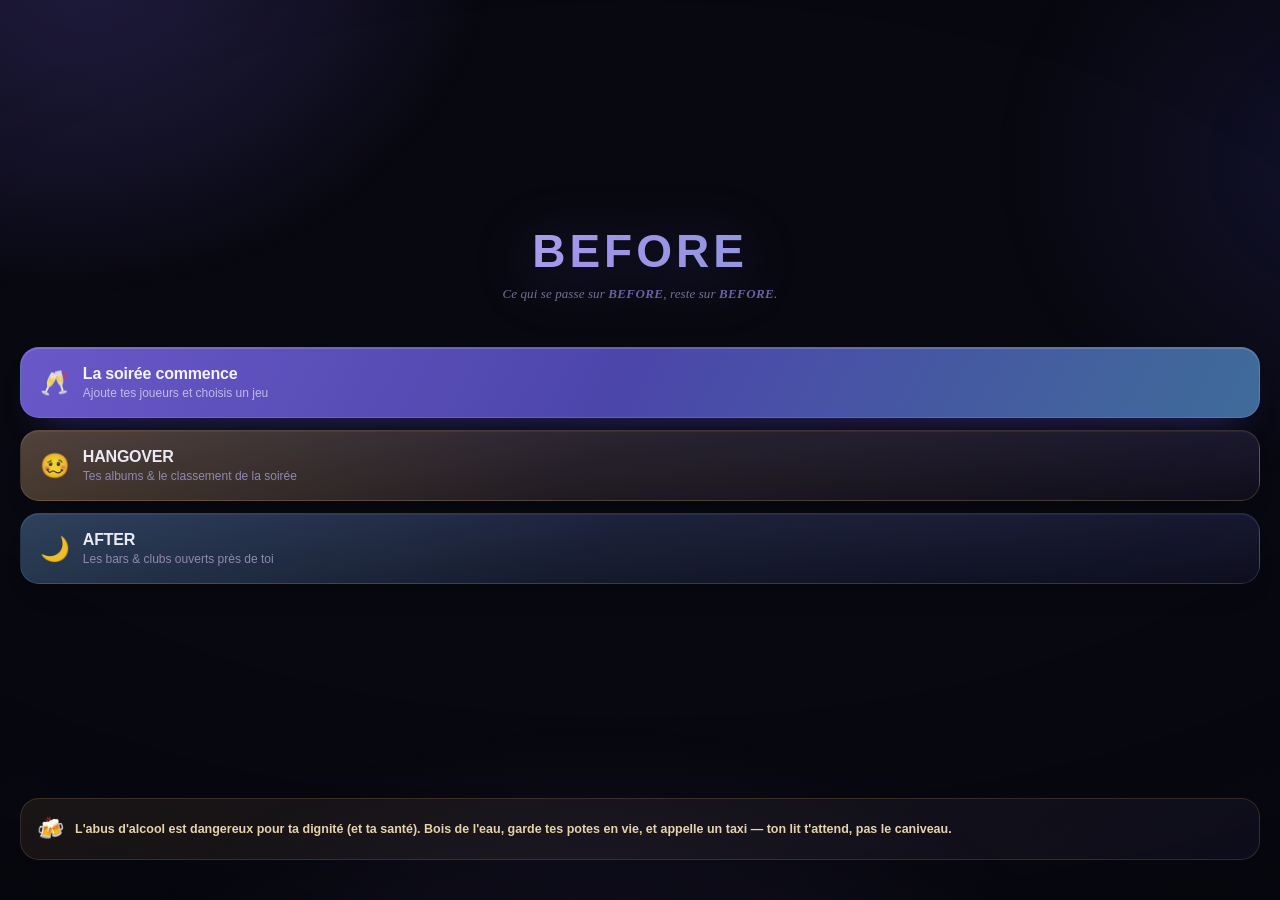
<file: index.html>
<!DOCTYPE html>
<html lang="fr">
<head>
<meta charset="UTF-8">
<meta name="viewport" content="width=device-width, initial-scale=1.0">
<title>BEFORE — Le HUB des soirées</title>
<meta name="robots" content="noindex, nofollow, noarchive, nosnippet">
<meta name="googlebot" content="noindex, nofollow">
<meta name="theme-color" content="#07070f">
<!-- l'aperçu quand on partage le lien : WhatsApp, iMessage, Instagram -->
<meta property="og:type" content="website">
<meta property="og:site_name" content="BEFORE">
<meta property="og:title" content="BEFORE — Le HUB des soirées">
<meta property="og:description" content="Ce qui se passe sur BEFORE, reste sur BEFORE.">
<meta property="og:image" content="https://flous-dev.github.io/before/og-before.png">
<meta property="og:image:width" content="1200">
<meta property="og:image:height" content="630">
<meta property="og:image:alt" content="Deux verres qui trinquent, et le logo BEFORE.">
<meta name="twitter:card" content="summary_large_image">
<meta property="og:url" content="https://flous-dev.github.io/before/">
<meta http-equiv="refresh" content="0; url=before.html">
<link rel="canonical" href="before.html">
<link rel="apple-touch-icon" href="icon-180.png">
<link rel="icon" href="favicon-32.png" sizes="32x32">
<script>location.replace('before.html'+location.search+location.hash);</script>
<style>
  /* fond sombre dès la première frame : pas de flash blanc pendant la redirection */
  html,body{height:100%;margin:0;background:#07070f;color:#8e89b0;
    font:14px/1.5 -apple-system,BlinkMacSystemFont,"Segoe UI",Roboto,sans-serif;
    display:flex;align-items:center;justify-content:center;}
  a{color:#9a8ae8;}
</style>
</head>
<body>
<p>Redirection vers <a href="before.html">BEFORE</a>…</p>
</body>
</html>
</file>
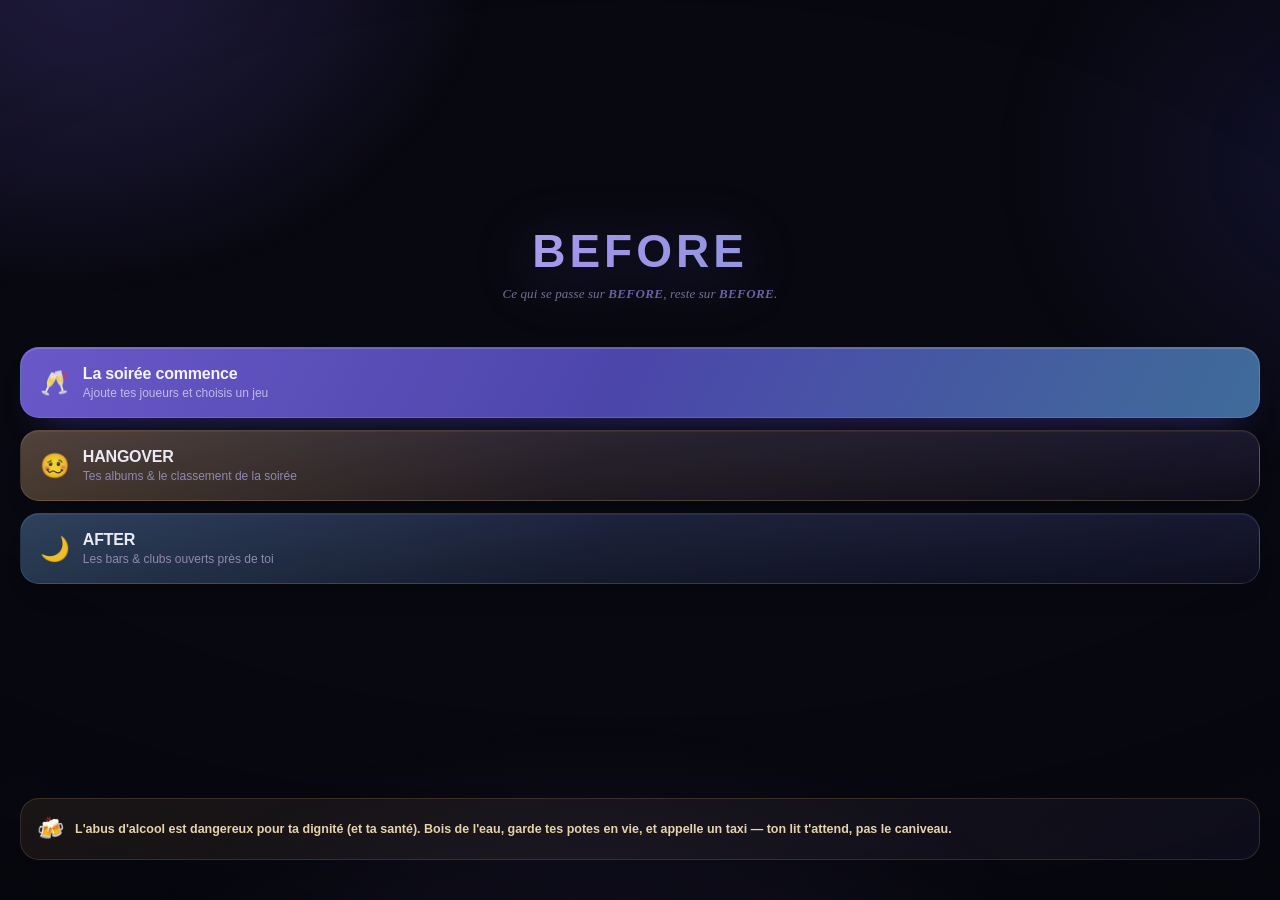
<file: before.html>
<!DOCTYPE html>
<html lang="fr">
<head>
<meta charset="UTF-8">
<meta name="viewport" content="width=device-width, initial-scale=1.0, maximum-scale=1.0, user-scalable=no, viewport-fit=cover">
<title>BEFORE — Le HUB des soirées</title>
<meta name="description" content="Ce qui se passe sur BEFORE, reste sur BEFORE. Jeux à boire, albums souvenirs et bars ouverts près de toi.">
<!-- démo privée : on ne veut pas de la page dans les moteurs de recherche -->
<meta name="robots" content="noindex, nofollow, noarchive, nosnippet">
<meta name="googlebot" content="noindex, nofollow">
<meta name="theme-color" content="#07070f">
<!-- l'aperçu quand on partage le lien : WhatsApp, iMessage, Instagram -->
<meta property="og:type" content="website">
<meta property="og:site_name" content="BEFORE">
<meta property="og:title" content="BEFORE — Le HUB des soirées">
<meta property="og:description" content="Ce qui se passe sur BEFORE, reste sur BEFORE.">
<meta property="og:image" content="https://flous-dev.github.io/before/og-before.png">
<meta property="og:image:width" content="1200">
<meta property="og:image:height" content="630">
<meta property="og:image:alt" content="Deux verres qui trinquent, et le logo BEFORE.">
<meta name="twitter:card" content="summary_large_image">
<meta property="og:url" content="https://flous-dev.github.io/before/before.html">
<!-- ajouté à l'écran d'accueil iOS : plein écran, sans barre Safari -->
<meta name="apple-mobile-web-app-capable" content="yes">
<meta name="mobile-web-app-capable" content="yes">
<meta name="apple-mobile-web-app-status-bar-style" content="black-translucent">
<meta name="apple-mobile-web-app-title" content="BEFORE">
<link rel="apple-touch-icon" href="icon-180.png">
<link rel="icon" href="favicon-32.png" sizes="32x32">
<link rel="manifest" href="manifest.webmanifest">
<style>
  /* ============================================================
     BEFORE — système visuel « Nuit »
     Palette désaturée, dégradés doux, verre teinté.
     Une seule action pleine par écran ; tout le reste est en
     surface translucide légèrement colorée selon la section.
     ============================================================ */
  :root{
    /* fonds */
    --bg:#07070f;
    --bg2:#0d0c1e;
    --night:#12112a;

    /* identité violette, adoucie */
    --violet:#6d5bd0;
    --violet2:#9a8ae8;
    --violetD:#413398;
    --blue:#33307e;
    --accent:#7b68d9;

    /* accents de section, volontairement peu saturés */
    --gold:#dcae60;
    --gold2:#c2884a;
    --cyan:#69a8ce;
    --cyan2:#4a7fae;
    --mint:#6bc39c;
    --coral:#d97386;

    /* composantes rgb, pour les teintes translucides */
    --rgb-violet:141,124,224;
    --rgb-gold:220,174,96;
    --rgb-cyan:105,168,206;
    --rgb-mint:107,195,156;
    --rgb-coral:217,115,134;

    /* texte & surfaces */
    --txt:#ebe9f6;
    --muted:#8e89b0;
    --card:rgba(255,255,255,.04);
    --card2:rgba(255,255,255,.07);
    --line:rgba(255,255,255,.075);
    --line2:rgba(255,255,255,.14);

    --good:#6bc39c;
    --bad:#d97386;

    --r-xl:24px; --r-lg:19px; --r-md:15px; --r-sm:12px;
  }

  *{box-sizing:border-box;-webkit-tap-highlight-color:transparent;}
  html,body{margin:0;height:100%;}
  /* iOS : 100% se mesure sur l'écran SANS la barre d'outils Safari, donc le bas
     de l'app passe dessous et devient inatteignable. dvh suit la barre. */
  @supports (height:100dvh){ html,body{height:100dvh;} }
  body{
    font-family:-apple-system,BlinkMacSystemFont,"SF Pro Display","Segoe UI",Inter,Roboto,sans-serif;
    background:var(--bg);color:var(--txt);overflow:hidden;
    -webkit-font-smoothing:antialiased;text-rendering:optimizeLegibility;
  }
  .stage{width:100%;height:100%;}

  /* ===== plein écran ===== */
  .phone{position:relative;width:100%;height:100%;background:transparent;border-radius:0;padding:0;box-shadow:none;}
  .screen{
    position:relative;width:100%;height:100%;
    background:var(--bg);
    overflow:hidden;display:flex;flex-direction:column;
    padding-top:env(safe-area-inset-top);
    padding-bottom:env(safe-area-inset-bottom);
  }
  /* halo « aurore » : discret, il donne la profondeur sans colorer l'écran */
  .screen::before{
    content:"";position:absolute;inset:-30%;z-index:0;pointer-events:none;
    background:
      radial-gradient(620px 520px at 22% 14%, rgba(109,91,208,.30), transparent 70%),
      radial-gradient(560px 480px at 86% 30%, rgba(51,48,126,.26), transparent 68%),
      radial-gradient(700px 460px at 48% 92%, rgba(154,138,232,.12), transparent 72%);
    animation:aurora 34s ease-in-out infinite alternate;
    will-change:transform;
  }
  @keyframes aurora{
    0%  {transform:translate3d(0,0,0)      scale(1);}
    50% {transform:translate3d(-4%,3%,0)   scale(1.08);}
    100%{transform:translate3d(4%,-3%,0)   scale(1.03);}
  }
  /* grain très léger : casse les aplats */
  .screen::after{
    content:"";position:absolute;inset:0;z-index:1;pointer-events:none;opacity:.22;
    mix-blend-mode:overlay;
    background-image:url("data:image/svg+xml,%3Csvg xmlns='http://www.w3.org/2000/svg' width='160' height='160'%3E%3Cfilter id='n'%3E%3CfeTurbulence type='fractalNoise' baseFrequency='0.9' numOctaves='2' stitchTiles='stitch'/%3E%3C/filter%3E%3Crect width='160' height='160' filter='url(%23n)' opacity='0.55'/%3E%3C/svg%3E");
  }
  .screen>.vignette{
    position:absolute;inset:0;z-index:1;pointer-events:none;
    background:radial-gradient(130% 88% at 50% 40%,transparent 45%,rgba(3,3,10,.66) 100%);
  }

  /* ===== app viewport ===== */
  #app{position:relative;z-index:2;flex:1;overflow-y:auto;overflow-x:hidden;-webkit-overflow-scrolling:touch;}
  #app::-webkit-scrollbar{display:none;}
  .view{min-height:100%;padding:10px 20px 30px;display:flex;flex-direction:column;animation:fade .36s cubic-bezier(.16,1,.3,1);}
  /* place réservée sous le contenu pour que le bouton photo ne couvre rien */
  .view.has-cam{padding-bottom:88px;}
  @keyframes fade{from{opacity:0;transform:translateY(10px);}to{opacity:1;transform:none;}}

  /* ===== typographie ===== */
  h1{font-size:26px;margin:0;font-weight:800;letter-spacing:-.3px;}
  h2{font-size:21px;margin:0 0 2px;font-weight:800;letter-spacing:-.4px;}
  h3{font-size:16px;margin:0;font-weight:750;letter-spacing:-.2px;}
  p{margin:0;line-height:1.5;}
  .muted{color:var(--muted);font-size:13.5px;}
  .center{text-align:center;}
  .eyebrow{
    font-size:10.5px;font-weight:800;letter-spacing:2px;text-transform:uppercase;
    color:var(--violet2);opacity:.6;
  }

  .logo{
    font-weight:900;font-size:46px;letter-spacing:4px;
    background:linear-gradient(115deg,#e6e2fb 6%,#a094e8 46%,#6f9ec4 96%);
    -webkit-background-clip:text;background-clip:text;color:transparent;
    text-align:center;filter:drop-shadow(0 10px 30px rgba(109,91,208,.35));
  }
  .tag{text-align:center;color:var(--muted);font-size:12.5px;letter-spacing:3px;text-transform:uppercase;margin-top:2px;}
  /* slogan : serif italique pour contraster avec le logo, compact mais lisible */
  .slogan{
    text-align:center;margin-top:7px;line-height:1.4;
    font-family:Georgia,"Iowan Old Style","Times New Roman",serif;
    font-style:italic;font-size:13px;letter-spacing:.1px;
    color:var(--muted);opacity:.8;
    text-wrap:balance;                 /* si ça passe à la ligne, les deux lignes restent équilibrées */
  }
  @media (max-width:360px){ .slogan{font-size:12px;} }
  .slogan b{font-weight:600;font-style:italic;color:var(--violet2);opacity:.85;letter-spacing:.4px;}

  /* ===== intro / splash ===== */
  .intro{
    position:absolute;inset:0;z-index:60;
    display:flex;flex-direction:column;align-items:center;justify-content:center;
    background:radial-gradient(1200px 800px at 50% 38%,#1d1841 0%,#0c0b1e 55%,#050410 100%);
    animation:introOut .55s cubic-bezier(.7,0,.84,0) 2.4s forwards;
  }
  .intro__glow{
    position:absolute;width:340px;height:340px;border-radius:50%;
    background:radial-gradient(circle,rgba(109,91,208,.35),rgba(105,168,206,.07) 45%,rgba(109,91,208,0) 68%);
    opacity:0;transform:scale(.6);filter:blur(8px);
    animation:introGlow 1.7s cubic-bezier(.16,1,.3,1) .1s forwards;
  }
  .intro .logo{
    position:relative;font-size:54px;opacity:0;
    letter-spacing:18px;transform:scale(1.14);
    filter:drop-shadow(0 8px 30px rgba(109,91,208,.4)) blur(16px);
    animation:introLogo 1.4s cubic-bezier(.16,1,.3,1) .12s forwards;
  }
  .intro .tag{opacity:0;transform:translateY(8px);animation:introTag .8s cubic-bezier(.16,1,.3,1) .85s forwards;}
  .intro .slogan{
    margin-top:16px;padding:0 26px;
    opacity:0;transform:translateY(8px);
    animation:introSlogan .7s cubic-bezier(.16,1,.3,1) .85s forwards;
  }
  @keyframes introSlogan{to{opacity:.8;transform:translateY(0);}}
  @keyframes introLogo{
    0%{opacity:0;letter-spacing:18px;transform:scale(1.14);filter:drop-shadow(0 8px 30px rgba(109,91,208,.4)) blur(16px);}
    55%{opacity:1;}
    100%{opacity:1;letter-spacing:6px;transform:scale(1);filter:drop-shadow(0 10px 30px rgba(109,91,208,.35)) blur(0);}
  }
  @keyframes introGlow{0%{opacity:0;transform:scale(.6);}50%{opacity:1;transform:scale(1);}100%{opacity:.6;transform:scale(1.05);}}
  @keyframes introTag{to{opacity:1;transform:translateY(0);}}
  @keyframes introOut{to{opacity:0;transform:scale(1.05);visibility:hidden;pointer-events:none;}}
  @media (prefers-reduced-motion:reduce){
    .screen::before{animation:none;}
    .shakeko,.stamp,.pulseok,.pcard,.pcard.mini.neuve{animation:none;}
    .intro{animation:introOut .4s ease 1.2s forwards;}
    .intro__glow,.intro .logo,.intro .tag,.intro .slogan{animation:introFadeIn .5s ease both;}
    @keyframes introFadeIn{from{opacity:0;}to{opacity:1;}}
    .intro .logo{letter-spacing:6px;transform:none;filter:drop-shadow(0 10px 30px rgba(109,91,208,.35));}
  }

  /* ============================================================
     BOUTONS
     Un seul bouton « plein » par écran (l'action principale).
     Tous les autres : verre sombre lavé d'une teinte de section.
     --tint = composantes rgb de la teinte, réglées par la variante.
     ============================================================ */
  .btn{
    --tint:var(--rgb-violet);
    position:relative;display:flex;align-items:center;gap:13px;width:100%;
    cursor:pointer;padding:17px 19px;border-radius:var(--r-lg);
    font-size:16px;font-weight:750;letter-spacing:-.2px;color:var(--txt);
    font-family:inherit;text-align:left;overflow:hidden;
    border:1px solid rgba(var(--tint),.20);
    background:
      linear-gradient(135deg,rgba(var(--tint),.30) 0%,rgba(var(--tint),.10) 46%,rgba(var(--tint),.02) 100%),
      linear-gradient(180deg,#15142c,#0b0a1a);
    box-shadow:0 16px 34px -26px rgba(0,0,0,.95),inset 0 1px 0 rgba(255,255,255,.05);
    transition:transform .15s cubic-bezier(.2,.9,.2,1),border-color .2s,background .2s;
  }
  .btn:active{transform:scale(.98);border-color:rgba(var(--tint),.38);}
  .btn .ico{font-size:24px;line-height:1;flex:none;opacity:.92;}
  .btn .col{display:flex;flex-direction:column;gap:3px;min-width:0;}
  .btn .col small{font-weight:500;font-size:12px;color:var(--muted);letter-spacing:0;}
  .btn.sm{padding:13px 16px;font-size:14.5px;border-radius:var(--r-md);gap:10px;}
  .btn.sm .ico{font-size:18px;}

  /* teintes de section — seule la variable change */
  .btn.gold{--tint:var(--rgb-gold);}
  .btn.cyan{--tint:var(--rgb-cyan);}
  .btn.mint{--tint:var(--rgb-mint);}
  .btn.danger{--tint:var(--rgb-coral);}
  .btn.accent{--tint:var(--rgb-violet);border-color:rgba(var(--tint),.3);
    background:linear-gradient(135deg,rgba(var(--tint),.32) 0%,rgba(var(--tint),.11) 55%,rgba(255,255,255,.015) 100%),linear-gradient(180deg,#16152f,#0c0b1c);}
  .btn.alt{--tint:var(--rgb-violet);}
  .btn.ghost{
    --tint:255,255,255;
    background:rgba(255,255,255,.022);border-color:var(--line2);
    box-shadow:none;color:var(--muted);font-weight:650;
  }
  .btn.ghost:active{background:rgba(255,255,255,.06);color:var(--txt);}

  /* action principale : le seul dégradé plein de l'écran */
  .btn.good{
    color:#f4f2ff;border:1px solid rgba(154,139,232,.3);
    background:linear-gradient(118deg,#6a58c8 0%,#4c46ab 48%,#3f6c99 100%);
    box-shadow:0 18px 36px -24px rgba(70,60,170,.95),inset 0 1px 0 rgba(255,255,255,.16);
  }
  .btn.good .col small{color:rgba(255,255,255,.6);}
  .btn.good:active{transform:scale(.98);filter:brightness(1.08);}

  /* cartes de jeu : même verre, plus une fine barre de couleur */
  .btn.game{padding-left:24px;}
  .btn.game::before{
    content:"";position:absolute;left:0;top:0;bottom:0;width:3px;
    background:linear-gradient(rgba(var(--tint),.9),rgba(var(--tint),.35));
  }
  .btn.game .ico{filter:drop-shadow(0 0 10px rgba(var(--tint),.35));}
  .btn.game.g1{--tint:var(--rgb-violet);}
  .btn.game.g2{--tint:var(--rgb-coral);}
  .btn.game.g3{--tint:var(--rgb-cyan);}
  .btn.game.g4{--tint:var(--rgb-mint);}
  .btn.game.g5{--tint:var(--rgb-gold);}

  /* état désactivé — après toutes les variantes pour les neutraliser */
  .btn:disabled,.btn:disabled:active{
    background:rgba(255,255,255,.03);color:var(--muted);
    box-shadow:none;border:1px solid var(--line);cursor:default;transform:none;filter:none;
  }
  .btn:disabled::before{display:none;}

  /* ===== surfaces ===== */
  .card{
    background:linear-gradient(180deg,rgba(255,255,255,.05),rgba(255,255,255,.018));
    border:1px solid var(--line);border-radius:var(--r-xl);padding:18px;
    box-shadow:inset 0 1px 0 rgba(255,255,255,.05);
  }
  /* teintes de section : base opaque pour que la couleur reste lisible sur le halo */
  .card.tint-violet{background:linear-gradient(160deg,rgba(141,124,224,.16),rgba(141,124,224,.03)),#0d0c1e;border-color:rgba(154,139,232,.2);}
  .card.tint-coral{background:linear-gradient(160deg,rgba(217,115,134,.14),rgba(217,115,134,.025)),#0d0c1e;border-color:rgba(217,115,134,.2);}
  .card.tint-cyan{background:linear-gradient(160deg,rgba(105,168,206,.14),rgba(74,127,174,.03)),#0d0c1e;border-color:rgba(105,168,206,.2);}
  .card.tint-gold{background:linear-gradient(160deg,rgba(220,174,96,.14),rgba(194,136,74,.03)),#0d0c1e;border-color:rgba(220,174,96,.22);}
  .row{display:flex;gap:10px;align-items:center;}
  .pill{padding:7px 13px;border-radius:999px;background:var(--night);border:1px solid var(--line);font-size:13px;font-weight:650;}

  input,textarea{
    width:100%;background:rgba(255,255,255,.04);border:1px solid var(--line2);border-radius:var(--r-md);
    color:var(--txt);padding:14px 16px;font-size:15.5px;font-family:inherit;font-weight:600;outline:none;
    transition:border-color .18s,box-shadow .18s,background .18s;
  }
  input::placeholder{color:rgba(255,255,255,.24);font-weight:500;}
  input:focus{border-color:rgba(154,139,232,.55);background:rgba(141,124,224,.09);box-shadow:0 0 0 3px rgba(141,124,224,.12);}

  /* ===== saisie des joueurs ===== */
  .prow{display:flex;gap:9px;align-items:center;margin-bottom:9px;}
  .pnum{
    width:32px;height:32px;flex:none;border-radius:11px;display:flex;align-items:center;justify-content:center;
    font-size:13px;font-weight:800;color:var(--violet2);
    background:rgba(141,124,224,.12);border:1px solid rgba(154,139,232,.22);
  }
  .prm{
    width:42px;height:42px;flex:none;border-radius:14px;display:flex;align-items:center;justify-content:center;
    font-size:15px;font-weight:700;cursor:pointer;color:var(--bad);
    background:rgba(217,115,134,.09);border:1px solid rgba(217,115,134,.22);transition:transform .12s,background .15s;
  }
  .prm:active{transform:scale(.9);background:rgba(217,115,134,.2);}

  /* ===== barre de titre ===== */
  .topbar{display:flex;align-items:center;gap:12px;margin-bottom:14px;padding-top:2px;}
  .back{
    width:40px;height:40px;flex:none;border-radius:14px;
    background:rgba(255,255,255,.045);border:1px solid var(--line2);
    display:flex;align-items:center;justify-content:center;font-size:21px;font-weight:600;
    cursor:pointer;color:var(--txt);transition:transform .12s,background .15s;
  }
  .back:active{transform:scale(.9);background:rgba(141,124,224,.22);}

  .prevention{
    margin-top:auto;
    background:linear-gradient(135deg,rgba(220,174,96,.09),rgba(141,124,224,.06));
    border:1px solid rgba(220,174,96,.18);border-radius:var(--r-lg);padding:14px 16px;
    font-size:12.5px;color:#e6d3ad;display:flex;gap:11px;align-items:center;line-height:1.45;
  }

  /* ===== sélection ===== */
  .grid2{display:grid;grid-template-columns:1fr 1fr;gap:11px;}
  /* nombre impair de cartes : la dernière prend toute la largeur au lieu de rester orpheline */
  .grid2 > :last-child:nth-child(odd){grid-column:1/-1;}
  .selcard{
    background:linear-gradient(180deg,rgba(255,255,255,.05),rgba(255,255,255,.018));
    border:1px solid var(--line);border-radius:var(--r-lg);padding:18px 12px;text-align:center;
    cursor:pointer;transition:transform .14s,border-color .18s,background .18s;
  }
  .selcard:active{transform:scale(.96);}
  .selcard.on{
    border-color:rgba(154,139,232,.45);
    background:linear-gradient(160deg,rgba(141,124,224,.22),rgba(141,124,224,.05));
  }
  .selcard .e{font-size:29px;line-height:1.1;opacity:.95;}
  .selcard div{font-weight:700;font-size:13.5px;margin-top:7px;}
  .selcard small{display:block;margin-top:4px;font-size:11.5px;font-weight:500;color:var(--muted);letter-spacing:0;}

  .stepper{
    display:flex;align-items:center;gap:14px;justify-content:space-between;
    background:rgba(0,0,0,.22);border:1px solid var(--line);border-radius:var(--r-md);padding:9px 12px;
  }
  .stepper button{
    width:40px;height:40px;border-radius:13px;border:1px solid rgba(255,255,255,.09);
    color:var(--txt);font-size:21px;font-weight:700;cursor:pointer;
    background:linear-gradient(160deg,rgba(255,255,255,.11),rgba(255,255,255,.03));
    transition:transform .12s,opacity .15s,background .15s;
  }
  .stepper button:active{transform:scale(.9);background:rgba(255,255,255,.16);}
  .stepper button:disabled{opacity:.22;}
  .stepper .val{font-size:24px;font-weight:800;letter-spacing:-1px;}

  /* ===== répartition des rôles ===== */
  .rolecard{
    position:relative;overflow:hidden;margin-bottom:10px;padding:15px 16px 15px 19px;
    background:linear-gradient(135deg,rgba(var(--rc),.21) 0%,rgba(var(--rc),.07) 52%,rgba(var(--rc),.015) 100%),
               linear-gradient(180deg,#14132b,#0b0a1a);
    border:1px solid rgba(var(--rc),.20);border-radius:var(--r-lg);
  }
  .rolecard::before{content:"";position:absolute;left:0;top:0;bottom:0;width:3px;
    background:linear-gradient(rgba(var(--rc),.85),rgba(var(--rc),.3));}
  /* titre et sélecteur sur la même ligne : la carte tient en deux fois moins de hauteur */
  .rolecard__h{display:flex;align-items:center;justify-content:space-between;gap:14px;}
  .rolecard__t{font-size:14px;font-weight:800;letter-spacing:1.6px;text-transform:uppercase;color:rgb(var(--rc));}
  .rolecard__d{font-size:12.5px;color:var(--muted);line-height:1.45;margin:7px 0 0;}
  .rolecard .stepper{flex:0 0 auto;gap:10px;padding:5px 7px;}
  .rolecard .stepper button{width:34px;height:34px;border-radius:11px;font-size:19px;}
  .rolecard .stepper .val{font-size:20px;min-width:16px;text-align:center;}
  .rsum{text-align:center;font-size:12.5px;font-weight:650;color:var(--muted);}
  .rsum.ok{color:var(--good);}
  .rbar{height:4px;border-radius:999px;background:rgba(255,255,255,.06);overflow:hidden;margin-top:9px;}
  .rbar i{display:block;height:100%;border-radius:999px;transition:width .3s cubic-bezier(.16,1,.3,1);
    background:linear-gradient(90deg,rgba(141,124,224,.85),rgba(105,168,206,.85));}
  .rbar.ok i{background:linear-gradient(90deg,rgba(107,195,156,.85),rgba(105,168,206,.85));}

  /* ===== révélation (qui a la ref) ===== */
  .revealStage{
    position:relative;flex:1;border-radius:var(--r-xl);overflow:hidden;border:1px solid var(--line);
    background:linear-gradient(165deg,#15142f,#0a0916);
    display:flex;align-items:center;justify-content:center;text-align:center;
    box-shadow:inset 0 1px 0 rgba(255,255,255,.05);
  }
  .revealWord{padding:30px;}
  .cover{
    position:absolute;inset:0;display:flex;flex-direction:column;align-items:center;justify-content:center;
    cursor:grab;touch-action:none;transition:transform .4s cubic-bezier(.2,.9,.2,1);color:#efedfb;
    background:linear-gradient(165deg,#5a4bb4 0%,#41398f 55%,#2c2a63 100%);
  }
  .cover::after{
    content:"";position:absolute;inset:0;pointer-events:none;
    background:radial-gradient(120% 60% at 50% 0%,rgba(255,255,255,.12),transparent 62%);
  }
  .cover .hint{position:absolute;bottom:26px;font-size:13px;opacity:.75;}
  .cover .arrow{font-size:38px;opacity:.9;animation:bob 1.4s infinite;}
  @keyframes bob{0%,100%{transform:translateY(0);}50%{transform:translateY(-10px);}}

  /* ===== carte à jouer ===== */
  .pcard{
    width:150px;height:210px;background:linear-gradient(160deg,#f7f6fb,#e4e1ee);border-radius:18px;
    display:flex;flex-direction:column;justify-content:space-between;padding:16px;color:#191733;
    box-shadow:0 24px 48px -24px rgba(0,0,0,.85),inset 0 1px 0 #fff;margin:0 auto;animation:flip .4s ease;
  }
  @keyframes flip{from{transform:rotateY(90deg);opacity:0;}to{transform:none;opacity:1;}}
  .pcard .v{font-size:28px;font-weight:800;letter-spacing:-1px;}
  .pcard .s{font-size:52px;text-align:center;}
  .pcard.red{color:#bd3a56;}
  .pcard .bot{transform:rotate(180deg);font-size:28px;font-weight:800;letter-spacing:-1px;}
  /* les quatre cartes d'un passage de Black(out) Jack, côte à côte */
  .bjrow{display:flex;gap:8px;justify-content:center;align-items:center;}
  .pcard.mini{width:68px;height:95px;padding:8px 9px;border-radius:13px;margin:0;
    justify-content:flex-start;animation:none;}
  .pcard.mini .v{font-size:14.5px;}
  .pcard.mini .s{font-size:27px;flex:1;display:flex;align-items:center;justify-content:center;}
  .pcard.mini.neuve{animation:flip .4s ease;}
  /* ===== l'enchaînement automatique =====
     Un écran de verdict ne demande rien : il se lit, la barre se vide, et
     l'écran suivant arrive. Un tap n'importe où dessus passe tout de suite. */
  .autobar{height:3px;border-radius:999px;background:rgba(255,255,255,.07);overflow:hidden;cursor:pointer;}
  .autobar i{display:block;height:100%;border-radius:999px;
    background:linear-gradient(90deg,var(--violet2),var(--cyan));animation:autorun linear forwards;}
  @keyframes autorun{from{width:100%;}to{width:0;}}
  .autohint{font-size:11.5px;letter-spacing:.2px;text-align:center;color:var(--muted);
    opacity:.7;margin-top:8px;cursor:pointer;}
  /* la secousse du perdant, et l'annonce du gage qui tombe comme un tampon */
  .shakeko{animation:shakeko .5s cubic-bezier(.36,.07,.19,.97) both;}
  @keyframes shakeko{
    10%,90%{transform:translateX(-2px);}20%,80%{transform:translateX(4px);}
    30%,50%,70%{transform:translateX(-7px);}40%,60%{transform:translateX(7px);}
    0%,100%{transform:none;}}
  .stamp{animation:stamp .46s cubic-bezier(.16,1,.3,1) both;}

  /* ===== la roulette des gages ===== */
  .roue{
    position:relative;height:118px;border-radius:var(--r-xl);overflow:hidden;cursor:pointer;flex:none;
    background:linear-gradient(180deg,#100f24,#0a0918);border:1px solid var(--line2);
    box-shadow:inset 0 10px 30px -18px rgba(0,0,0,.9);
    -webkit-mask-image:linear-gradient(90deg,transparent,#000 16%,#000 84%,transparent);
            mask-image:linear-gradient(90deg,transparent,#000 16%,#000 84%,transparent);
  }
  .roue__piste{position:absolute;left:0;top:11px;bottom:11px;display:flex;gap:8px;will-change:transform;}
  .rt{
    --tint:var(--rgb-violet);
    flex:0 0 96px;border-radius:16px;display:flex;flex-direction:column;align-items:center;justify-content:center;gap:6px;
    border:1px solid rgba(var(--tint),.32);
    background:linear-gradient(160deg,rgba(var(--tint),.30),rgba(var(--tint),.06)),#121128;
  }
  .rt span{font-size:30px;line-height:1;}
  .rt b{font-size:12px;font-weight:800;letter-spacing:.8px;text-transform:uppercase;color:rgb(var(--tint));}
  .rt-gage{--tint:var(--rgb-violet);}
  .rt-dur{--tint:var(--rgb-coral);}
  .rt-verite{--tint:var(--rgb-mint);}
  .rt.win{
    border-color:rgba(var(--tint),.9);
    box-shadow:0 0 0 2px rgba(var(--tint),.45),0 0 26px rgba(var(--tint),.55);
    animation:rtwin .6s cubic-bezier(.2,1.4,.4,1) both;
  }
  @keyframes rtwin{0%{transform:scale(1);}45%{transform:scale(1.12);}100%{transform:scale(1.05);}}
  .roue__repere{
    position:absolute;left:50%;top:0;bottom:0;width:2px;margin-left:-1px;pointer-events:none;
    background:linear-gradient(var(--gold),rgba(220,174,96,.3) 50%,var(--gold));
    box-shadow:0 0 12px rgba(220,174,96,.7);
  }
  .roue__repere::before,.roue__repere::after{content:"";position:absolute;left:50%;margin-left:-7px;border:7px solid transparent;}
  .roue__repere::before{top:0;border-top-color:var(--gold);}
  .roue__repere::after{bottom:0;border-bottom-color:var(--gold);}
  .gagebtns{animation:fade .42s .1s cubic-bezier(.16,1,.3,1) both;}
  @keyframes stamp{from{opacity:0;transform:scale(1.13) rotate(-1.5deg);}to{opacity:1;transform:none;}}
  .pulseok{animation:pulseok .7s ease both;}
  @keyframes pulseok{from{box-shadow:0 0 0 0 rgba(107,195,156,.4);}to{box-shadow:0 0 0 20px rgba(107,195,156,0);}}
  .pcard.slot{background:linear-gradient(160deg,#191831,#111024);border:1px dashed rgba(255,255,255,.13);
    box-shadow:none;color:rgba(255,255,255,.18);font-size:22px;font-weight:800;
    align-items:center;justify-content:center;}
  /* ===== Sniper : la question de culture générale ===== */
  .quizopts{display:flex;flex-direction:column;gap:9px;}
  .quizopts .btn{justify-content:flex-start;text-align:left;}
  .quizrep{display:flex;align-items:center;gap:9px;padding:12px 15px;border-radius:var(--r-md);
    border:1px solid var(--line);background:rgba(255,255,255,.035);
    font-size:14.5px;font-weight:650;color:var(--muted);}
  .quizrep span{width:18px;flex:none;text-align:center;}
  .quizrep.bon{color:var(--good);border-color:rgba(107,195,156,.3);background:rgba(107,195,156,.1);}
  .quizrep.faux{color:var(--bad);border-color:rgba(217,115,134,.3);background:rgba(217,115,134,.09);}
  .bjdots{display:flex;gap:8px;justify-content:center;}
  .bjdots i{width:9px;height:9px;border-radius:50%;background:rgba(255,255,255,.12);transition:.25s;}
  .bjdots i.now{background:var(--violet2);box-shadow:0 0 0 4px rgba(154,139,232,.15);}
  .bjdots i.ok{background:var(--mint);}
  .bjdots i.ko{background:var(--coral);}
  .bjq{display:grid;grid-template-columns:1fr 1fr;gap:9px;}
  .bjq .btn{justify-content:center;text-align:center;white-space:nowrap;padding-left:8px;padding-right:8px;}

  /* ===== bouton photo flottant ===== */
  .floatCam{
    /* calé sur .screen, qui porte déjà la marge de sécurité du bas */
    position:absolute;right:18px;bottom:18px;
    width:56px;height:56px;border-radius:50%;z-index:30;
    background:linear-gradient(150deg,#6a58c8,#3b3488);
    border:1px solid rgba(255,255,255,.16);
    display:flex;align-items:center;justify-content:center;font-size:23px;cursor:pointer;
    box-shadow:0 16px 32px -16px rgba(0,0,0,.9),inset 0 1px 0 rgba(255,255,255,.18);
    transition:transform .14s;
  }
  .floatCam:active{transform:scale(.9);}

  .album{display:grid;grid-template-columns:1fr 1fr;gap:8px;}
  .album img{width:100%;height:110px;object-fit:cover;border-radius:14px;border:1px solid var(--line);}
  .ph{height:110px;border-radius:14px;border:1px dashed var(--line2);display:flex;align-items:center;justify-content:center;color:var(--muted);font-size:12px;}

  /* ===== album « carnet » (Hangover) ===== */
  .albumbook{
    background:linear-gradient(160deg,#1b1740,#0f0e24);
    border:1px solid rgba(220,174,96,.14);border-radius:var(--r-xl);padding:16px 14px;
    box-shadow:0 24px 48px -30px rgba(0,0,0,.95),inset 0 1px 0 rgba(255,255,255,.05);
  }
  .albumbook__cover{display:flex;flex-direction:column;gap:3px;padding:2px 6px 12px;border-bottom:1px dashed var(--line2);margin-bottom:14px;}
  .albumbook__title{font-weight:800;font-size:16.5px;letter-spacing:-.2px;}
  .albumbook__meta{font-size:12px;color:var(--muted);}
  .albumbook__pages{display:grid;grid-template-columns:1fr 1fr;gap:14px;}
  .polaroid{
    margin:0;background:linear-gradient(180deg,#f6f3ec,#e8e2d6);padding:8px 8px 4px;border-radius:5px;
    transform:rotate(-1.5deg);box-shadow:0 12px 24px -12px rgba(0,0,0,.8);transition:transform .15s;
  }
  .polaroid:nth-child(even){transform:rotate(1.7deg);}
  .polaroid:active{transform:rotate(0) scale(1.03);}
  .polaroid img{width:100%;height:120px;object-fit:cover;border-radius:2px;display:block;}
  .polaroid figcaption{color:#4a4740;font-size:10.5px;font-weight:800;text-align:center;padding:6px 2px 4px;letter-spacing:.8px;text-transform:uppercase;min-height:14px;}
  .album-empty{grid-column:1/-1;text-align:center;padding:26px 0;color:var(--muted);}

  /* ===== pochette de photos empilées ===== */
  /* elle ne contient que des cartes en absolu : sa largeur doit être imposée */
  .photostack{position:relative;height:210px;margin:8px auto 6px;width:280px;max-width:100%;align-self:center;cursor:pointer;transition:transform .15s;}
  .photostack:active{transform:scale(.97);}
  .photostack__card{
    position:absolute;left:50%;top:50%;width:150px;height:170px;margin:-85px 0 0 -75px;
    background:linear-gradient(180deg,#f6f3ec,#e6e0d4);padding:8px 8px 24px;border-radius:5px;
    box-shadow:0 18px 34px -16px rgba(0,0,0,.85);display:flex;align-items:center;justify-content:center;
  }
  .photostack__card img{width:100%;height:100%;object-fit:cover;border-radius:2px;display:block;}
  .photostack__card.s1{transform:rotate(-9deg) translateX(-20px);z-index:1;}
  .photostack__card.s2{transform:rotate(6deg) translateX(20px);z-index:2;}
  .photostack__card.s3{transform:rotate(-1.5deg);z-index:3;}
  .photostack__count{
    position:absolute;right:6px;bottom:2px;z-index:5;color:var(--gold);font-weight:750;font-size:11.5px;
    padding:6px 13px;border-radius:999px;letter-spacing:.3px;
    background:rgba(20,18,42,.9);border:1px solid rgba(220,174,96,.3);
    box-shadow:0 10px 20px -12px rgba(0,0,0,.9);pointer-events:none;
  }
  .photostack__hint{text-align:center;color:var(--muted);font-size:12px;margin-top:2px;}

  /* ===== carte d'une soirée ===== */
  .soiree{
    display:flex;align-items:center;gap:14px;width:100%;text-align:left;cursor:pointer;
    color:var(--txt);font-family:inherit;
    background:linear-gradient(180deg,rgba(255,255,255,.05),rgba(255,255,255,.018));
    border:1px solid var(--line);border-radius:var(--r-lg);padding:12px 14px;
    transition:background .15s,transform .12s,border-color .15s;
  }
  .soiree:active{transform:scale(.985);background:rgba(220,174,96,.08);border-color:rgba(220,174,96,.28);}
  .soiree__thumb{position:relative;width:56px;height:56px;flex:0 0 56px;border-radius:13px;overflow:hidden;background:#0e0d1e;border:1px solid var(--line2);}
  .soiree__thumb img{width:100%;height:100%;object-fit:cover;display:block;}
  .soiree__thumb .ph{position:absolute;inset:0;border:0;font-size:22px;height:auto;}
  .soiree__body{flex:1;min-width:0;display:flex;flex-direction:column;gap:3px;}
  .soiree__name{font-weight:750;font-size:15px;white-space:nowrap;overflow:hidden;text-overflow:ellipsis;}
  .soiree__meta{font-size:12px;color:var(--muted);}
  .soiree__chev{color:var(--muted);font-size:20px;flex:0 0 auto;}

  .badge{display:inline-flex;align-items:center;gap:6px;padding:7px 15px;border-radius:999px;font-size:12.5px;font-weight:750;letter-spacing:.3px;}
  .b-ref{background:rgba(107,195,156,.11);color:var(--good);border:1px solid rgba(107,195,156,.24);}
  .b-scam{background:rgba(217,115,134,.11);color:var(--bad);border:1px solid rgba(217,115,134,.24);}
  .b-pnj{background:rgba(154,139,232,.13);color:var(--violet2);border:1px solid rgba(154,139,232,.26);}

  /* ===== listes cliquables ===== */
  .list-pick{display:flex;flex-direction:column;gap:8px;}
  .pick{
    display:flex;justify-content:space-between;align-items:center;
    background:linear-gradient(180deg,rgba(255,255,255,.05),rgba(255,255,255,.018));
    border:1px solid var(--line);border-radius:var(--r-md);padding:15px 16px;
    cursor:pointer;font-weight:650;font-size:15px;transition:background .15s,transform .12s,border-color .15s;
  }
  .pick span{color:var(--muted);}
  .pick:active{transform:scale(.985);background:rgba(141,124,224,.16);border-color:rgba(154,139,232,.35);}
  .pick.dead{opacity:.28;text-decoration:line-through;pointer-events:none;}

  .toast{
    position:absolute;left:50%;bottom:92px;transform:translateX(-50%) translateY(8px);
    background:rgba(16,15,34,.95);border:1px solid var(--line2);backdrop-filter:blur(12px);
    padding:12px 18px;border-radius:14px;font-size:13.5px;font-weight:650;z-index:60;
    opacity:0;transition:.28s cubic-bezier(.16,1,.3,1);pointer-events:none;white-space:nowrap;
    box-shadow:0 18px 36px -18px rgba(0,0,0,.95);
  }
  .toast.show{opacity:1;transform:translateX(-50%) translateY(0);}

  .big{font-size:38px;font-weight:800;text-align:center;letter-spacing:-1px;}

  /* ===== classement ===== */
  .rank{
    display:flex;align-items:center;gap:12px;padding:13px 15px;border-radius:var(--r-md);
    background:linear-gradient(180deg,rgba(255,255,255,.05),rgba(255,255,255,.018));
    border:1px solid var(--line);margin-bottom:8px;
  }
  .rank .pos{font-size:19px;font-weight:800;width:30px;flex:none;text-align:center;}
  .rank__id{min-width:0;}
  .rank__t{font-size:11.5px;color:var(--muted);margin-top:2px;line-height:1.3;}

  /* ===== statistiques de fin de soirée ===== */
  .stats{display:grid;grid-template-columns:1fr 1fr;gap:9px;}
  .stat{
    background:linear-gradient(180deg,rgba(255,255,255,.05),rgba(255,255,255,.018));
    border:1px solid var(--line);border-radius:var(--r-md);padding:12px 13px;min-width:0;
  }
  .stat__l{font-size:11px;font-weight:700;letter-spacing:.3px;color:var(--muted);
    text-transform:uppercase;line-height:1.3;}
  .stat__v{font-size:16.5px;font-weight:800;margin-top:6px;
    white-space:nowrap;overflow:hidden;text-overflow:ellipsis;}
  .stat__s{font-size:11.5px;color:var(--muted);margin-top:2px;}
  .statline{
    display:flex;align-items:center;gap:10px;padding:11px 14px;margin-bottom:7px;
    background:linear-gradient(180deg,rgba(255,255,255,.045),rgba(255,255,255,.015));
    border:1px solid var(--line);border-radius:var(--r-md);font-size:13.5px;
  }
  .statline b{margin-left:auto;color:var(--gold);font-weight:750;white-space:nowrap;}
  .rank .g{margin-left:auto;font-weight:750;color:var(--gold);white-space:nowrap;}
  .rank.p1{background:linear-gradient(115deg,rgba(220,174,96,.14),rgba(220,174,96,.02));border-color:rgba(220,174,96,.26);}
  .rank.p2{background:linear-gradient(115deg,rgba(198,205,220,.10),rgba(198,205,220,.015));border-color:rgba(198,205,220,.18);}
  .rank.p3{background:linear-gradient(115deg,rgba(190,126,86,.11),rgba(190,126,86,.015));border-color:rgba(190,126,86,.2);}

  /* ===== AFTER — où continuer la soirée ===== */
  .filters{display:flex;gap:7px;overflow-x:auto;padding:1px 0 9px;}
  .filters::-webkit-scrollbar{display:none;}
  .flabel{font-size:10px;text-transform:uppercase;letter-spacing:1.2px;color:var(--muted);font-weight:750;margin-bottom:5px;opacity:.75;}
  .chipf{flex:none;padding:7px 13px;border-radius:999px;border:1px solid var(--line);
    background:linear-gradient(180deg,rgba(255,255,255,.05),rgba(255,255,255,.018));
    font-size:13px;font-weight:650;color:var(--muted);cursor:pointer;transition:.15s;white-space:nowrap;}
  .chipf.on{color:var(--txt);border-color:rgba(154,139,232,.4);
    background:linear-gradient(135deg,rgba(141,124,224,.32),rgba(141,124,224,.12));}
  .chipf:active{transform:scale(.95);}
  .fsep{flex:none;width:1px;background:var(--line);margin:4px 2px;}
  .dot{display:inline-block;width:6px;height:6px;border-radius:50%;background:var(--good);margin-right:7px;vertical-align:middle;}

  .venue{border:1px solid var(--line);border-radius:var(--r-lg);padding:15px 16px;margin-bottom:10px;
    background:linear-gradient(180deg,rgba(255,255,255,.05),rgba(255,255,255,.018));
    box-shadow:inset 0 1px 0 rgba(255,255,255,.04);
    cursor:pointer;transition:transform .12s,border-color .15s;animation:vIn .32s cubic-bezier(.16,1,.3,1) both;}
  .venue:active{transform:scale(.985);border-color:rgba(154,139,232,.4);background:rgba(141,124,224,.1);}
  @keyframes vIn{from{opacity:0;transform:translateY(12px);}to{opacity:1;transform:none;}}
  .venue__top{display:flex;align-items:flex-start;gap:11px;}
  .venue__e{font-size:25px;flex:none;line-height:1.1;opacity:.95;}
  .venue__n{font-weight:750;font-size:16.5px;line-height:1.2;}
  .venue__r{margin-left:auto;font-weight:750;color:var(--gold);font-size:13.5px;white-space:nowrap;flex:none;}
  .venue__meta{color:var(--muted);font-size:12.5px;margin-top:3px;}
  .tags{display:flex;gap:6px;flex-wrap:wrap;margin-top:10px;align-items:center;}
  .vtag{font-size:11px;font-weight:650;padding:4px 9px;border-radius:999px;background:rgba(141,124,224,.12);
    color:var(--violet2);border:1px solid rgba(141,124,224,.2);}
  .vtag.price{background:rgba(220,174,96,.10);color:var(--gold);border-color:rgba(220,174,96,.2);}
  .status{display:inline-flex;align-items:center;gap:5px;font-size:11.5px;font-weight:750;padding:4px 10px;border-radius:999px;}
  .st-open{background:rgba(107,195,156,.11);color:var(--good);}
  .st-soon{background:rgba(220,174,96,.11);color:var(--gold);}
  .st-closed{background:rgba(255,255,255,.05);color:var(--muted);}

  .facts{display:grid;grid-template-columns:1fr 1fr;gap:8px;}
  .fact{background:rgba(255,255,255,.035);border:1px solid var(--line);border-radius:14px;padding:11px 13px;}
  .fact small{display:block;color:var(--muted);font-size:10.5px;text-transform:uppercase;letter-spacing:.8px;font-weight:750;margin-bottom:2px;}
  .fact b{font-size:15px;font-weight:700;}
  .review{border:1px solid var(--line);border-radius:var(--r-md);padding:12px 14px;margin-bottom:8px;
    background:linear-gradient(180deg,rgba(255,255,255,.045),rgba(255,255,255,.015));}
  .review .rh{display:flex;align-items:center;gap:8px;font-size:13px;font-weight:750;margin-bottom:4px;}
  .review .rh em{margin-left:auto;color:var(--gold);font-size:12px;font-style:normal;}
  .review p{font-size:13.5px;color:var(--muted);line-height:1.45;}
  .demoNote{font-size:11.5px;color:var(--muted);text-align:center;opacity:.7;line-height:1.4;}

  /* ============================================================
     3 MOTS
     L'écran de jeu sort du flux : celui qui fait deviner tient le
     téléphone normalement, mais le mot doit remplir toute la surface
     pour se lire d'un coup d'œil.
     ============================================================ */
  /* calé sur .screen : les marges de sécurité haute et basse sont déjà prises. */
  #mimelayer{position:absolute;inset:0;z-index:50;display:none;}
  #mimelayer.on{display:block;}
  .mimescreen{
    position:absolute;inset:0;display:flex;flex-direction:column;
    padding:9px calc(14px + env(safe-area-inset-right)) 12px calc(14px + env(safe-area-inset-left));
    background:linear-gradient(165deg,#15142f,#0a0916);
    text-align:center;overflow:hidden;
  }
  .mimescreen.ok{background:linear-gradient(165deg,#1d4a39,#0d2a20);}
  .mimescreen.no{background:linear-gradient(165deg,#4a2b34,#26141b);}

  /* la croix d'abandon occupe sa propre ligne, tout en haut : loin des deux
     gros boutons du bas, pour qu'on ne coupe pas la manche par mégarde */
  .mimetop{display:flex;align-items:center;gap:10px;flex:none;margin-top:17px;}
  .mimetop .sc{
    font-size:14px;font-weight:800;padding:5px 11px;border-radius:999px;
    background:rgba(255,255,255,.06);border:1px solid var(--line);white-space:nowrap;
  }
  .mimetop .sc.ok{color:var(--good);border-color:rgba(107,195,156,.28);}
  .mimetop .sc.no{color:var(--muted);}
  .mimetime{
    flex:1;font-size:26px;font-weight:800;letter-spacing:-1px;font-variant-numeric:tabular-nums;
  }
  .mimetime.hot{color:var(--bad);animation:hotbeat .5s ease-in-out infinite;}
  @keyframes hotbeat{0%,100%{transform:scale(1);}50%{transform:scale(1.14);}}
  .mimequit{
    position:absolute;left:50%;top:0;transform:translateX(-50%);z-index:4;
    width:44px;height:22px;display:flex;align-items:center;justify-content:center;
    font-size:15px;color:var(--muted);opacity:.45;cursor:pointer;
  }
  .mimebar{height:4px;border-radius:999px;background:rgba(255,255,255,.08);overflow:hidden;margin:7px 0 0;flex:none;}
  .mimebar i{display:block;height:100%;border-radius:999px;background:linear-gradient(90deg,var(--violet2),var(--cyan));transition:width .12s linear;}
  .mimebar.hot i{background:linear-gradient(90deg,var(--coral),var(--gold));}

  /* le mot : il remplit toute la place restante entre le chrono et les boutons */
  .mimeword{
    flex:1;display:flex;align-items:center;justify-content:center;
    font-size:clamp(31px,9.4vw,54px);font-weight:800;line-height:1.14;letter-spacing:-.6px;
    padding:10px 4px;text-wrap:balance;overflow:hidden;
  }
  .mimeregle{flex:none;text-align:center;font-size:13px;font-weight:650;opacity:.62;margin-bottom:10px;}
  .mimeverdict{font-size:clamp(34px,9.4vw,58px);font-weight:900;letter-spacing:-1px;}
  .mimeby{display:block;font-size:13px;font-weight:650;opacity:.5;margin-top:12px;letter-spacing:0;}
  .mimeverdict small{display:block;font-size:15px;font-weight:650;opacity:.72;margin-top:10px;letter-spacing:0;}

  /* les deux boutons de celui qui fait deviner : larges, en bas, atteignables au pouce sans
     regarder l'écran. « Trouvé » à droite, c'est celui qu'on cherche vite. */
  .mimeacts{display:flex;gap:10px;flex:none;}
  .mimebtn{
    flex:1;min-height:86px;border-radius:var(--r-lg);cursor:pointer;user-select:none;
    display:flex;flex-direction:column;align-items:center;justify-content:center;gap:4px;
    font-size:15px;font-weight:800;letter-spacing:.2px;
    border:1px solid var(--line);background:rgba(255,255,255,.05);color:var(--muted);
    transition:transform .1s ease;
  }
  .mimebtn b{font-size:27px;line-height:1;font-weight:400;}
  .mimebtn:active{transform:scale(.96);}
  .mimebtn.ok{
    color:#eafff5;border-color:rgba(107,195,156,.4);
    background:linear-gradient(160deg,rgba(107,195,156,.26),rgba(107,195,156,.1));
  }
  .mimebtn.no{
    color:var(--gold);border-color:rgba(220,174,96,.3);
    background:linear-gradient(160deg,rgba(220,174,96,.16),rgba(220,174,96,.05));
  }

  /* ===== écrans d'accompagnement (portrait) ===== */
  .teamcard{
    display:flex;align-items:center;gap:12px;padding:12px 14px;margin-bottom:8px;
    background:linear-gradient(135deg,rgba(var(--rgb-mint),.14),rgba(var(--rgb-mint),.03)),#0d0c1e;
    border:1px solid rgba(var(--rgb-mint),.2);border-radius:var(--r-md);
  }
  .teamcard .n{
    width:28px;height:28px;flex:none;border-radius:9px;display:flex;align-items:center;justify-content:center;
    font-size:12.5px;font-weight:800;color:var(--mint);
    background:rgba(107,195,156,.13);border:1px solid rgba(107,195,156,.24);
  }
  .teamcard b{font-size:15px;font-weight:750;}
  .selcard.off{opacity:.32;}
  /* trois boutons côte à côte : ils doivent tenir sur une ligne */
  /* les cinq durées doivent tenir sur une seule ligne, même sur un petit écran */
  .teamacts .btn{white-space:nowrap;justify-content:center;gap:7px;padding-left:10px;padding-right:10px;}
  /* les trois sources de mots doivent tenir sur une ligne */
  .wordlog{display:flex;flex-wrap:wrap;gap:7px;}
  /* sans alcool : les trois jokers de la soirée, grisés une fois grillés */
  /* ===== Action ou Vérité : deux cartes face cachée, on en retourne une ===== */
  .av-qui{text-align:center;}
  .av-qui small{display:block;color:var(--muted);font-size:12.5px;letter-spacing:2.5px;text-transform:uppercase;}
  .av-qui b{display:block;margin-top:4px;font-size:34px;font-weight:850;letter-spacing:-1px;line-height:1.1;text-wrap:balance;}
  .av-duo{display:grid;grid-template-columns:1fr 1fr;gap:12px;}
  .av-choix{
    --tint:var(--rgb-coral);
    position:relative;aspect-ratio:3/4;border-radius:var(--r-xl);cursor:pointer;font-family:inherit;color:var(--txt);
    display:flex;flex-direction:column;align-items:center;justify-content:center;gap:10px;padding:14px;
    border:1px solid rgba(var(--tint),.38);overflow:hidden;
    background:radial-gradient(120% 70% at 50% 0%,rgba(var(--tint),.30),transparent 70%),
               linear-gradient(165deg,rgba(var(--tint),.16),rgba(var(--tint),.03)),#100f24;
    box-shadow:0 22px 40px -26px rgba(var(--tint),.9),inset 0 1px 0 rgba(255,255,255,.08);
    transition:transform .18s ease,box-shadow .18s ease,opacity .2s ease;
  }
  .av-choix::after{content:"";position:absolute;inset:8px;border-radius:calc(var(--r-xl) - 7px);
    border:1px dashed rgba(var(--tint),.28);pointer-events:none;}
  .av-choix.v{--tint:var(--rgb-cyan);}
  .av-choix .ic{font-size:46px;line-height:1;filter:drop-shadow(0 0 14px rgba(var(--tint),.55));}
  .av-choix b{font-size:19px;font-weight:850;letter-spacing:2px;text-transform:uppercase;color:rgb(var(--tint));}
  .av-choix small{font-size:12px;color:var(--muted);text-align:center;line-height:1.35;}
  .av-choix:active{transform:scale(.96);}
  .av-choix:focus-visible{outline:2px solid rgb(var(--tint));outline-offset:3px;}
  .av-choix.lit{transform:translateY(-4px) scale(1.03);
    box-shadow:0 0 0 2px rgba(var(--tint),.6),0 0 30px rgba(var(--tint),.55);}
  .av-choix:disabled{opacity:.28;cursor:default;transform:none;box-shadow:none;filter:grayscale(.6);}
  .av-note{text-align:center;font-size:13px;color:var(--gold);}
  .av-carte{
    --tint:var(--rgb-coral);
    border-radius:var(--r-xl);padding:26px 20px 24px;text-align:center;
    border:1px solid rgba(var(--tint),.4);
    background:radial-gradient(120% 60% at 50% 0%,rgba(var(--tint),.24),transparent 70%),#100f24;
    box-shadow:0 26px 50px -30px rgba(var(--tint),.95);
    animation:flip .45s cubic-bezier(.16,1,.3,1) both;
  }
  .av-carte.v{--tint:var(--rgb-cyan);}
  .av-carte .k{font-size:12px;font-weight:800;letter-spacing:2.5px;text-transform:uppercase;color:rgb(var(--tint));}
  .av-carte p{margin:14px 0 0;font-size:20px;font-weight:800;line-height:1.38;text-wrap:balance;}
  .av-score{display:flex;justify-content:center;gap:18px;font-size:12.5px;color:var(--muted);font-variant-numeric:tabular-nums;}
  .jokers{display:flex;justify-content:center;gap:10px;font-size:22px;}
  .jokers i{font-style:normal;opacity:.2;filter:grayscale(1);}
  .jokers i.on{opacity:1;filter:none;}
  .gagenom{color:var(--gold);}
  .dette{display:flex;justify-content:space-between;align-items:center;gap:12px;padding:11px 14px;margin-bottom:7px;
    border-radius:14px;border:1px solid var(--line);background:rgba(255,255,255,.03);font-size:14.5px;}
  .dette span{color:var(--gold);font-weight:700;font-size:13px;text-align:right;}
  .wchip{
    display:flex;align-items:center;gap:7px;padding:8px 12px;border-radius:999px;cursor:pointer;
    font-size:13px;font-weight:650;border:1px solid var(--line);
    background:rgba(255,255,255,.04);color:var(--muted);transition:transform .12s,background .15s;
  }
  .wchip:active{transform:scale(.94);}
  .wchip.ok{color:var(--good);border-color:rgba(107,195,156,.26);background:rgba(107,195,156,.1);}

  .spacer{flex:1;}
  .gap{height:12px;}
  .gap-s{height:8px;}
</style>
</head>
<body>
  <div class="stage">
  <div class="phone">
    <div class="screen">
      <div class="vignette"></div>
      <div id="app"></div>
      <!-- hors de #app : sinon le bouton défile avec le contenu et recouvre les boutons -->
      <div id="camlayer"></div>
      <!-- 3 Mots prend tout l'écran : il lui faut son propre calque -->
      <div id="mimelayer"></div>
      <div class="toast" id="toast"></div>
      <div class="intro" id="intro">
        <div class="intro__glow"></div>
        <div class="logo">BEFORE</div>
        <div class="slogan">Ce qui se passe sur <b>BEFORE</b>, reste sur <b>BEFORE</b>.</div>
      </div>
    </div>
  </div>
  </div>

<input type="file" id="camInput" accept="image/*" capture="environment" style="display:none">

<script>
/* ============================================================
   BEFORE — prototype interactif
   ============================================================ */

/* ---------- toujours la dernière version ----------
   GitHub Pages laisse le navigateur garder la page 10 min en cache, et
   l'app ajoutée à l'écran d'accueil peut la garder bien plus longtemps.
   Au lancement, on demande la version publiée sans passer par le cache ;
   si elle est plus récente, on recharge. Uniquement tant qu'aucune partie
   n'a commencé : les joueurs ne sont pas sauvegardés, un rechargement en
   pleine soirée les effacerait. BUILD est tamponné par publier.sh. */
const BUILD='20261109170745';
(function(){
  try{
    fetch('version.txt?t='+Date.now(),{cache:'no-store'})
      .then(r=>r.ok?r.text():'')
      .then(v=>{
        v=(v||'').trim();
        if(!v || v===BUILD) return;
        if(state.players.length) return;               // partie en cours : on ne touche à rien
        const k='before.maj.'+v;
        try{ if(sessionStorage.getItem(k)) return; sessionStorage.setItem(k,'1'); }catch(e){ return; }
        location.replace(location.pathname+'?v='+v+location.hash);   // une seule tentative, jamais de boucle
      }).catch(()=>{});
  }catch(e){}
})();

const state = {
  players: [],            // {name, drinks, gages, reussis, refus, jokers}
  exclus: [],             // virés de la soirée (sans alcool, plus de joker) : ils ne jouent plus, mais restent au récap
  mode:'alcool',          // une faute = un gage ; refusé : gorgées ('alcool') ou joker ('sans')
  stats:null,             // {debut, manches:{qar,sniper,bj}} — voir resetStats
  album: { name:null, photos:[] },
  albums: [],             // soirées terminées : {id, name, photos:[{src,label}], ranking:[{name,drinks}], date}
  ratio:{ref:1,scam:1,pnj:0},
  randomRoles:false,
  theme:null,
  randomTheme:false,
  pairDecks:null,         // paquets de paires mélangés, un par thème (voir drawPair)
  cultureDeck:null,       // questions de culture G déjà posées (voir drawCulture)
  gageDecks:null,         // gages et vérités déjà tombés (voir tireGage)
  roleHist:null,          // qui a été scamer/PNJ récemment (voir pickRole)
  partyEnded:false,       // true quand la soirée est terminée (masque le classement "en cours")
  after:{city:'paris',type:'all',theme:'all',price:'all',openOnly:'open',sort:'dist'},
};

/* ---------- persistance des soirées terminées ---------- */
const ALBUMS_KEY='before.albums';
function loadAlbums(){
  try{ const raw=localStorage.getItem(ALBUMS_KEY); if(raw) state.albums=JSON.parse(raw)||[]; }
  catch(e){ state.albums=[]; }
}
function saveAlbums(){
  try{ localStorage.setItem(ALBUMS_KEY, JSON.stringify(state.albums)); }catch(e){}
}
function getAlbum(id){ return state.albums.find(a=>String(a.id)===String(id)); }
function fmtDate(ts){
  try{ return new Date(ts).toLocaleDateString('fr-FR',{day:'numeric',month:'long',year:'numeric'}); }
  catch(e){ return ''; }
}

/* ---------- contenu des thèmes ----------
   Une paire par ligne, au format « mot REF / mot SCAMER ».
   Pour en ajouter : colle simplement une nouvelle ligne dans le bloc du thème. */
function parsePairs(txt){
  return txt.split('\n').map(l=>l.trim()).filter(Boolean).map(l=>{
    const i=l.indexOf('/');
    return {ref:l.slice(0,i).trim(), scam:l.slice(i+1).trim()};
  });
}
const THEMES = {
  celeb:{label:'Les célébrités',e:'🌟',pairs:parsePairs(`
    Jeffrey Epstein / P Diddy
    Lamine Yamal / Kylian Mbappé
    Emmanuel Macron / Donald Trump
    Squeezie / Inoxtag
    Lionel Messi / Cristiano Ronaldo
    Pablo Escobar / Oussama Ben Laden
    Vladimir Putin / Kim Jong-Un
    Jesus / Benjamin Netanyahu
    iShowSpeed / Kai Cenat
    Bernard Arnault / Nasdas
    Ad Laurent / Maeva Ghennam
    MrBeast / Logan Paul
    Elon Musk / Jeff Bezos
    Mark Zuckerberg / Bill Gates
    Andrew Tate / Khabib Nurmagomedov
    Kim Kardashian / Paris Hilton
    Rihanna / Beyoncé
    Taylor Swift / Ariana Grande
    Justin Bieber / The Weeknd
    Drake / Kanye West
    Travis Scott / Kendrick Lamar
    Eminem / 50 Cent
    Jul / SCH
    Ninho / Gazo
    Booba / Kaaris
    Nekfeu / Orelsan
    Damso / Hamza
    Aya Nakamura / Wejdene
    Léna Situations / Maghla
    Amixem / Michou
    Cyprien / Norman
    McFly / Carlito
    Gotaga / Kameto
    Mastu / Joyca
    Tibo InShape / Seb la Frite
    Neymar / Ronaldinho
    Zinedine Zidane / Thierry Henry
    Erling Haaland / Vinícius Jr.
    Karim Benzema / Olivier Giroud
    Paul Pogba / N'Golo Kanté
    LeBron James / Michael Jordan
    Stephen Curry / Kevin Durant
    Conor McGregor / Mike Tyson
    Usain Bolt / Michael Phelps
    Diego Maradona / Pelé
    Lewis Hamilton / Max Verstappen
    Barack Obama / Joe Biden
    Marine Le Pen / Éric Zemmour
    Nicolas Sarkozy / François Hollande
    Volodymyr Zelensky / Recep Tayyip Erdoğan
    Adolf Hitler / Benito Mussolini
    Saddam Hussein / Mouammar Kadhafi
    Fidel Castro / Che Guevara
    Napoléon Bonaparte / Jules César
    Albert Einstein / Stephen Hawking
    Steve Jobs / Sam Altman
    Michael Jackson / Freddie Mercury
    Elvis Presley / Prince
    Lady Gaga / Madonna
    Britney Spears / Christina Aguilera
    Brad Pitt / Leonardo DiCaprio
    Tom Cruise / Johnny Depp
    Dwayne Johnson / Jason Statham
    Will Smith / Chris Rock
    Jim Carrey / Adam Sandler
    Omar Sy / Jamel Debbouze
    Jean Dujardin / Dany Boon
    Kev Adams / Gad Elmaleh
    Cyril Hanouna / Arthur
    Zendaya / Timothée Chalamet
  `)},
  pays:{label:'Les pays',e:'🌍',pairs:parsePairs(`
    France / Italie
    Espagne / Portugal
    Maroc / Algérie
    États-Unis / Chine
    Brésil / Argentine
    Royaume-Uni / Irlande
    Allemagne / Autriche
    Japon / Corée du Sud
    Russie / Ukraine
    Israël / Palestine
    Inde / Pakistan
    Turquie / Grèce
    Arabie saoudite / Émirats arabes unis
    Belgique / Pays-Bas
    Suisse / Luxembourg
    Suède / Norvège
    Danemark / Finlande
    Pologne / République tchèque
    Hongrie / Roumanie
    Croatie / Serbie
    Mexique / Colombie
    Cuba / Jamaïque
    Chili / Pérou
    Uruguay / Paraguay
    Canada / Australie
    Nouvelle-Zélande / Afrique du Sud
    Égypte / Tunisie
    Sénégal / Côte d'Ivoire
    Nigeria / Ghana
    Kenya / Tanzanie
    Thaïlande / Vietnam
    Indonésie / Philippines
    Iran / Irak
    Liban / Jordanie
    Népal / Bhoutan
    Qatar / Koweït
    Monaco / Vatican
    Islande / Groenland
    Seychelles / Maldives
    Zambie / Zimbabwe
  `)},
  marque:{label:'Les marques',e:'🛍️',pairs:parsePairs(`
    Apple / Samsung
    Nike / Adidas
    Coca-Cola / Pepsi
    McDonald's / Burger King
    Starbucks / Costa Coffee
    KFC / Popeyes
    Red Bull / Monster
    Nutella / Oreo
    Kinder / Haribo
    Levi's / Diesel
    Lacoste / Ralph Lauren
    Louis Vuitton / Gucci
    Chanel / Dior
    Prada / Versace
    Rolex / Patek Philippe
    New Balance / ASICS
    Converse / Vans
    Zara / H&M
    The North Face / Columbia
    Ferrari / Lamborghini
    BMW / Mercedes-Benz
    Porsche / Aston Martin
    Tesla / Porsche
    Red Bull Racing / Ferrari
    Microsoft / Google
    Huawei / Xiaomi
    PlayStation / Xbox
    Nintendo / Sega
    Canon / Nikon
    AirPods / Galaxy Buds
    Instagram / Snapchat
    Spotify / Deezer
    Netflix / Disney+
    Uber / Bolt
    Domino's / Pizza Hut
    Subway / Five Guys
    Puma / Reebok
    Quiksilver / Billabong
    Visa / Mastercard
    Amazon / AliExpress
  `)},
  cine:{label:'Films & séries',e:'🎬',pairs:parsePairs(`
    Harry Potter / Le Seigneur des Anneaux
    Star Wars / Star Trek
    Avengers / Justice League
    Spider-Man / Batman
    Deadpool / Venom
    Fast & Furious / Transformers
    Le Roi Lion / Madagascar
    La Reine des Neiges / Raiponce
    Toy Story / Cars
    Shrek / Kung Fu Panda
    Les Minions / L'Âge de Glace
    Titanic / Avatar
    Interstellar / Gravity
    Inception / Matrix
    Joker / Fight Club
    Scarface / Le Loup de Wall Street
    Pulp Fiction / Kill Bill
    Jurassic Park / King Kong
    Ça / Conjuring
    Scream / Halloween
    Hunger Games / Divergente
    Twilight / After
    Taken / John Wick
    Mission Impossible / James Bond
    Pirates des Caraïbes / Indiana Jones
    Retour vers le futur / Men in Black
    Very Bad Trip / American Pie
    Intouchables / Les Choristes
    Game of Thrones / House of the Dragon
    Breaking Bad / Better Call Saul
    Narcos / Peaky Blinders
    La Casa de Papel / Lupin
    Stranger Things / Dark
    Squid Game / Alice in Borderland
    The Walking Dead / The Last of Us
    Friends / How I Met Your Mother
    The Big Bang Theory / Brooklyn Nine-Nine
    The Office / Modern Family
    Sex Education / Élite
    Emily in Paris / Gossip Girl
    You / Dexter
    Black Mirror / Love, Death & Robots
    Wednesday / La Famille Addams
    Grey's Anatomy / Dr House
    Les Simpson / Family Guy
    South Park / Rick et Morty
    One Piece / Naruto
    Dragon Ball Z / Pokémon
    Demon Slayer / Jujutsu Kaisen
    L'Attaque des Titans / Death Note
  `)},
};
const SNIPER_Q = [
  "Qui est le plus capable d'aimer les pieds ?",
  "Qui est le plus capable de croire aux théories du complot ?",
  "Qui est le plus capable de mentir sur son bodycount ?",
  "Qui est le plus capable de tromper ?",
  "Qui est le plus capable de devenir influenceur ?",
  "Qui est le plus capable de devenir acteur X ?",
  "Qui est le plus capable de quitter la soirée en premier ?",
  "Qui est le plus capable de faire passer sa meuf avant ses potes ?",
  "Qui est le plus capable d'aller en prison ?",
  "Qui est le plus capable de cacher qu'il reparle à son ex ?",
  "Qui est le plus capable d'aller au Babinski ?",
  "Qui est le plus capable de vendre de la drogue ?",
  "Qui est le plus capable de payer un abonnement OF ?",
  "Qui est le plus capable de faire un plan à 3 ?",
  "Qui est le plus capable de faire un badbuzz ?",
  "Qui est le plus capable de devenir une ref ?",
  "Qui est le plus capable de faire de l'inceste ?",
  "Qui est le plus capable de se faire scam ?",
  "Qui est le plus capable de voler ?",
  "Qui est le plus capable de se réveiller et ne pas savoir où il est ?",
  "Qui est le plus capable de parler à toute la boîte ?",
  "Qui est le plus capable de connaître le videur ?",
  "Qui est le plus capable de ne pas se rappeler de cette soirée demain ?",
  "Qui est le plus capable de ghost quelqu'un après avoir couché avec ?",
  "Qui est le plus capable de voler la meuf de son pote ?",
  "Qui est le plus capable de disparaître pendant 3 heures en soirée ?",
  "Qui est le plus capable de se faire virer d'une boîte ?",
  "Qui est le plus capable d'envoyer un message à son ex bourré ?",
  "Qui est le plus capable de poster une story uniquement pour qu'une personne la voie ?",
  "Qui est le plus capable de faire croire qu'il est riche ?",
  "Qui est le plus capable de flamber tout son salaire en un week-end ?",
  "Qui est le plus capable d'avoir deux plans en même temps ?",
  "Qui est le plus capable de ne jamais payer un verre de la soirée ?",
  "Qui est le plus capable de perdre son téléphone en soirée ?",
  "Qui est le plus capable de faire un tatouage sur un coup de tête ?",
  "Qui est le plus capable de se marier en premier ?",
  "Qui est le plus capable de divorcer en premier ?",
  "Qui est le plus capable de finir millionnaire ?",
  "Qui est le plus capable de finir dans une émission de télé-réalité ?",
  "Qui est le plus capable de liker une vieille photo en stalkant quelqu'un ?",
  "Qui est le plus capable de se faire friendzone ?",
  "Qui est le plus capable de tomber amoureux au premier date ?",
  "Qui est le plus capable de se mettre en couple avec quelqu'un rencontré en soirée ?",
  "Qui est le plus capable de quitter sa meuf pour quelqu'un rencontré en soirée ?",
  "Qui est le plus capable de faire semblant de connaître quelqu'un ?",
  "Qui est le plus capable de se faire afficher dans le groupe ?",
  "Qui est le plus capable de se faire refuser l'entrée d'une boîte ?",
  "Qui est le plus capable de quitter son travail sur un coup de tête ?",
  "Qui est le plus capable d'avoir un deuxième téléphone caché ?",
  "Qui est le plus capable de se faire passer pour le pote de quelqu'un de connu ?",
  "Qui est le plus capable de finir par sortir avec quelqu'un qu'il critiquait ?",
  "Qui est le plus capable de faire une dinguerie et réussir à convaincre tout le monde que c'était une bonne idée ?",
  "Qui est le plus capable de finir avec le plus gros casier judiciaire du groupe ?",
  "Qui est le plus capable de se faire passer pour célibataire alors qu'il est en couple ?",
  "Qui est le plus capable d'avoir un compte Instagram secret ?",
  "Qui est le plus capable de parier tout son salaire ?",
  "Qui est le plus capable de prêter beaucoup d'argent à quelqu'un qu'il connaît à peine ?",
  "Qui est le plus capable de changer complètement de vie du jour au lendemain ?",
  "Qui est le plus capable de partir seul à l'autre bout du monde sur un coup de tête ?",
  "Qui est le plus capable de s'inventer une vie juste pour pécho ?",
];
/* ---------- culture générale : la revanche du Sniper ----------
   Une ligne = [question, LA BONNE RÉPONSE, leurre, leurre, leurre].
   La bonne est toujours en première position ici ; à l'écran les quatre
   propositions sont mélangées. Pour en ajouter : une ligne de plus. */
const CULTURE = [
  ["Quelle est la capitale de l'Australie ?","Canberra","Sydney","Melbourne","Perth"],
  ["Quelle est la capitale de la Nouvelle-Zélande ?","Wellington","Auckland","Christchurch","Hamilton"],
  ["Quelle est la capitale du Maroc ?","Rabat","Casablanca","Marrakech","Fès"],
  ["Quelle est la capitale du Nigeria ?","Abuja","Lagos","Kano","Ibadan"],
  ["Quelle est la capitale du Kazakhstan ?","Astana","Almaty","Tachkent","Bichkek"],
  ["Quelle est la capitale de la Turquie ?","Ankara","Istanbul","Izmir","Antalya"],
  ["Quelle est la capitale du Vietnam ?","Hanoï","Hô Chi Minh-Ville","Da Nang","Huế"],
  ["Quelle est la capitale de l'Inde ?","New Delhi","Bombay","Calcutta","Bangalore"],
  ["Quelle est la capitale de l'Écosse ?","Édimbourg","Glasgow","Aberdeen","Dundee"],
  ["Quel pays compte le plus d'habitants ?","L'Inde","La Chine","Les États-Unis","L'Indonésie"],
  ["Quel pays a le plus de fuseaux horaires ?","La France","La Russie","Les États-Unis","La Chine"],
  ["Quel est le plus grand pays d'Afrique ?","L'Algérie","Le Nigeria","L'Égypte","La RD Congo"],
  ["Quel est le plus petit pays du monde ?","Le Vatican","Monaco","Saint-Marin","Nauru"],
  ["Quel est le plus grand désert du monde ?","L'Antarctique","Le Sahara","Le Gobi","L'Arctique"],
  ["Quel est le plus long fleuve d'Europe ?","La Volga","Le Danube","Le Rhin","Le Dniepr"],
  ["Quel est le plus haut sommet d'Afrique ?","Le Kilimandjaro","Le mont Kenya","Le Toubkal","Le mont Cameroun"],
  ["Quel est le plus grand lac d'Afrique ?","Le lac Victoria","Le lac Tanganyika","Le lac Malawi","Le lac Tchad"],
  ["Quel détroit sépare l'Europe de l'Afrique ?","Gibraltar","Le Bosphore","Messine","Ormuz"],
  ["Dans quel pays se trouve Tombouctou ?","Le Mali","Le Niger","Le Sénégal","La Mauritanie"],
  ["Dans quel pays se trouve la cité de Pétra ?","La Jordanie","L'Égypte","Le Liban","L'Arabie saoudite"],
  ["Quelle mer est la plus salée ?","La mer Morte","La mer Rouge","La mer Caspienne","La mer Noire"],
  ["Combien de pays compte l'Union européenne ?","27","28","25","30"],
  ["Qui fut le premier président de la Ve République ?","Charles de Gaulle","Georges Pompidou","René Coty","Vincent Auriol"],
  ["En quelle année a eu lieu le Débarquement en Normandie ?","1944","1942","1943","1945"],
  ["En quelle année est tombé le mur de Berlin ?","1989","1991","1985","1979"],
  ["En quelle année s'est terminée la Première Guerre mondiale ?","1918","1917","1919","1916"],
  ["En quelle année l'homme a-t-il marché sur la Lune ?","1969","1965","1972","1961"],
  ["En quelle année Christophe Colomb a-t-il atteint l'Amérique ?","1492","1498","1453","1515"],
  ["En quelle année Mandela est-il devenu président de l'Afrique du Sud ?","1994","1990","1989","1999"],
  ["Qui a été le premier homme dans l'espace ?","Youri Gagarine","Neil Armstrong","Alan Shepard","John Glenn"],
  ["Quel empereur est mort en exil sur l'île de Sainte-Hélène ?","Napoléon Ier","Napoléon III","Louis-Philippe","Charles X"],
  ["Quel roi de France était surnommé le Roi-Soleil ?","Louis XIV","Louis XVI","Louis XV","François Ier"],
  ["Quelle civilisation a bâti le Machu Picchu ?","Les Incas","Les Aztèques","Les Mayas","Les Olmèques"],
  ["Quelle était la capitale de l'Empire byzantin ?","Constantinople","Rome","Athènes","Alexandrie"],
  ["Quel pharaon a une tombe retrouvée intacte en 1922 ?","Toutânkhamon","Ramsès II","Khéops","Akhenaton"],
  ["Quel pays a donné le droit de vote aux femmes en premier ?","La Nouvelle-Zélande","Les États-Unis","Le Royaume-Uni","La France"],
  ["Comment s'appelait le plus grand navire de Christophe Colomb ?","La Santa María","La Niña","La Pinta","Le Mayflower"],
  ["Qui a peint « La Nuit étoilée » ?","Van Gogh","Monet","Gauguin","Cézanne"],
  ["Qui a sculpté « Le Penseur » ?","Auguste Rodin","Camille Claudel","Michel-Ange","Bartholdi"],
  ["Dans quel musée est exposée la Joconde ?","Le Louvre","Le musée d'Orsay","Le Prado","Les Offices"],
  ["Qui a écrit « L'Étranger » ?","Albert Camus","Jean-Paul Sartre","André Gide","Boris Vian"],
  ["Qui a écrit « Le Petit Prince » ?","Saint-Exupéry","Jules Verne","Albert Camus","Marcel Pagnol"],
  ["Qui a écrit « 1984 » ?","George Orwell","Aldous Huxley","Ray Bradbury","H.G. Wells"],
  ["Qui a écrit « Les Misérables » ?","Victor Hugo","Émile Zola","Balzac","Alexandre Dumas"],
  ["Qui a réalisé « Pulp Fiction » ?","Quentin Tarantino","Martin Scorsese","David Fincher","Guy Ritchie"],
  ["Qui a réalisé « Inception » ?","Christopher Nolan","Denis Villeneuve","Ridley Scott","James Cameron"],
  ["Où se déroule le premier braquage de « La Casa de Papel » ?","Madrid","Barcelone","Séville","Valence"],
  ["Dans quelle ville vivent les Simpson ?","Springfield","Shelbyville","Riverdale","Hawkins"],
  ["Quel est le vrai nom de Stromae ?","Paul Van Haver","Paul Verhaegen","Pierre Van Dyck","Pascal Vanhoutte"],
  ["De quel pays vient le groupe ABBA ?","La Suède","La Norvège","Le Danemark","Les Pays-Bas"],
  ["Quel compositeur est devenu sourd ?","Beethoven","Mozart","Bach","Chopin"],
  ["Qui a composé « Les Quatre Saisons » ?","Vivaldi","Mozart","Bach","Haydn"],
  ["Combien de touches compte un piano classique ?","88","76","92","100"],
  ["Quel est le symbole chimique du fer ?","Fe","Fr","Ir","F"],
  ["Quel est le symbole chimique de l'or ?","Au","Ag","Or","Go"],
  ["Quel est le symbole chimique du potassium ?","K","P","Po","Pt"],
  ["Quelle est la formule chimique du sel de table ?","NaCl","KCl","NaOH","CaCO3"],
  ["Quel gaz est le plus présent dans l'air ?","L'azote","L'oxygène","Le CO2","L'argon"],
  ["Quel métal est liquide à température ambiante ?","Le mercure","Le plomb","L'étain","Le zinc"],
  ["Quelle est la planète la plus chaude du système solaire ?","Vénus","Mercure","Mars","Jupiter"],
  ["Combien de planètes compte le système solaire ?","8","9","7","10"],
  ["Combien de temps met la lumière du Soleil pour nous atteindre ?","8 minutes","8 secondes","1 heure","1 jour"],
  ["Qui a découvert la pénicilline ?","Alexander Fleming","Louis Pasteur","Marie Curie","Robert Koch"],
  ["Que mesure l'échelle de Richter ?","Les séismes","Les ouragans","Les volcans","Les marées"],
  ["Combien de chromosomes possède un être humain ?","46","44","48","23"],
  ["Quel groupe sanguin est donneur universel ?","O négatif","O positif","AB positif","A négatif"],
  ["Combien d'os compte le corps humain adulte ?","206","150","300","412"],
  ["Quel est l'os le plus long du corps humain ?","Le fémur","Le tibia","L'humérus","Le péroné"],
  ["Quel est le plus petit os du corps humain ?","L'étrier","La rotule","Le coccyx","L'enclume"],
  ["Quel organe produit l'insuline ?","Le pancréas","Le foie","Les reins","La rate"],
  ["Combien de cœurs a une pieuvre ?","3","1","2","8"],
  ["Quel est l'animal le plus rapide du monde ?","Le faucon pèlerin","Le guépard","L'espadon","L'aigle royal"],
  ["Quel mammifère a la plus longue gestation ?","L'éléphant","La baleine bleue","La girafe","Le rhinocéros"],
  ["Quel est le seul mammifère capable de vraiment voler ?","La chauve-souris","L'écureuil volant","Le colugo","Le phalanger"],
  ["À combien de degrés Fahrenheit l'eau bout-elle ?","212","100","180","232"],
  ["Quel pays a gagné la première Coupe du monde, en 1930 ?","L'Uruguay","L'Argentine","Le Brésil","L'Italie"],
  ["Quel pays a remporté l'Euro 2016 ?","Le Portugal","La France","L'Allemagne","L'Espagne"],
  ["Quelle ville a accueilli les JO d'été 2012 ?","Londres","Pékin","Rio","Athènes"],
  ["Quelle est la distance d'un marathon ?","42,195 km","40 km","42 km","45,5 km"],
  ["Qui a gagné Roland-Garros le plus de fois ?","Rafael Nadal","Novak Djokovic","Roger Federer","Björn Borg"],
  ["Qui a remporté le plus de Ballons d'Or ?","Lionel Messi","Cristiano Ronaldo","Michel Platini","Johan Cruyff"],
  ["Combien dure un round de boxe professionnelle ?","3 minutes","2 minutes","4 minutes","5 minutes"],
  ["Dans quel sport parle-t-on d'un « albatros » ?","Le golf","Le surf","Le cricket","Le polo"],
  ["Quel est le sport national du Japon ?","Le sumo","Le judo","Le karaté","Le baseball"],
  ["Au Monopoly français, quelle est la case la plus chère ?","La rue de la Paix","Les Champs-Élysées","L'avenue Foch","L'avenue Henri-Martin"],
  ["Avec qui Bill Gates a-t-il fondé Microsoft ?","Paul Allen","Steve Jobs","Steve Wozniak","Larry Page"],
  ["En quelle année est sorti le premier iPhone ?","2007","2005","2009","2010"],
  ["De quel pays vient la marque IKEA ?","La Suède","La Norvège","Le Danemark","La Finlande"],
  ["De quelle région d'Espagne vient la paella ?","Valence","L'Andalousie","La Catalogne","La Galice"],
  ["Quelle est la monnaie de l'Inde ?","La roupie","Le rand","Le baht","Le dinar"],
  ["Quelle est la monnaie du Japon ?","Le yen","Le yuan","Le won","Le baht"],
  ["Dans quel pays a été inventé le papier ?","En Chine","En Égypte","En Grèce","En Inde"],
  ["Lequel de ces fruits contient le plus de vitamine C ?","Le kiwi","L'orange","Le citron","La pomme"],
  ["Combien de minutes y a-t-il dans une journée ?","1440","1200","720","2400"],
  ["Combien de côtés a un dodécagone ?","12","10","20","8"],
];
function resetCultureDeck(){ state.cultureDeck=shuffle(CULTURE.map((_,i)=>i)); }
function drawCulture(){
  if(!state.cultureDeck || !state.cultureDeck.length) resetCultureDeck();
  return CULTURE[state.cultureDeck.pop()];
}
/* ---------- gages & vérités ----------
   Dans les deux modes, une faute se paie d'abord en gage. Un seul paquet, sans
   niveaux : n'importe lequel peut tomber à n'importe quel moment, quel que soit
   le jeu. Aucun ne demande de boire. Le refuser reste possible, mais ça se paie :
   en gorgées avec alcool, en joker sans alcool (voir JOKERS).
   Un peu moins d'une fois sur cinq, le gage laisse la place à une vérité :
   ça doit rester le coup de chance de la soirée.
   Les gages se jouent entre les joueurs, même quand on n'est que tous les
   deux sur un canapé : jamais « quelqu'un dans la soirée ». {J} est remplacé
   au tirage par le prénom d'un autre joueur (voir remplirGage). Les messages
   à un contact du téléphone restent possibles : ils se font de n'importe où. */
const VERITE_CHANCE = .18;

/* Les gages ordinaires. */
const GAGES_NORMAUX = [
  "Faire 10 squats en criant le prénom de son crush.",
  "Faire une déclaration d'amour dramatique à la personne de son choix parmi nous.",
  "Envoyer « tu me manques » à la 5e personne de ses DM.",
  "Parler avec un accent choisi par {J} pendant 2 minutes.",
  "Faire une imitation de quelqu'un du groupe et les autres doivent deviner.",
  "Faire un compliment sincère à {J}.",
  "Lire son dernier message reçu à voix haute.",
  "Laisser {J} choisir sa photo de profil pendant 10 minutes.",
  "Faire à {J} un compliment qu'on ne lui a jamais fait.",
  "À chaque fin de phrase, faire un tour sur toi-même pendant 3 minutes.",
  "Appelle {J} par le prénom de ton ex pendant 5 minutes.",
  "Pendant 5 minutes, terminer chaque phrase par « chef ».",
  "Pendant 3 minutes, parler de toi à la troisième personne.",
  "Pendant 5 minutes, interdiction de dire « oui ».",
  "Faire un discours de 30 secondes expliquant pourquoi tu es la personne la plus importante de la soirée.",
  "Pendant 3 minutes, applaudir chaque fois que quelqu'un finit une phrase.",
  "Inventer un surnom à {J} et l'appeler comme ça pendant 10 minutes.",
  "Envoyer « t'es réveillé(e) ? » à un contact choisi par {J}.",
  "Montrer la dernière photo enregistrée dans ton téléphone.",
  "Laisser {J} écrire un message que tu dois envoyer à un ami.",
  "Mettre à {J} une note de style sur 10, et la justifier devant tout le monde.",
  "Envoyer « j'ai une question mais j'ose pas te la poser » à un contact choisi par {J}.",
  "Avouer à {J} ta toute première impression à son sujet.",
  "Pendant 10 minutes, appeler {J} « mon amour ».",
  "Pendant 10 minutes, répondre à toutes les questions par une autre question.",
  "Faire semblant de ne connaître personne dans la pièce pendant 5 minutes.",
  "Laisser {J} choisir ton prochain verre.",
  "Demander son numéro à {J}, comme si vous vous rencontriez pour la première fois.",
  "Montrer ton temps d'écran.",
  "Faire une déclaration d'amour totalement improvisée à {J}.",
  "Envoyer un vocal de 30 secondes à un crush choisi par {J}.",
  "Faire une photo avec la personne que le groupe pense être ton meilleur match parmi nous.",
  "Faire un compliment à la personne la plus attirante parmi nous selon toi.",
  "Regarder {J} droit dans les yeux et lui annoncer sa note sur 10.",
  "Offrir un verre à {J}.",
  "Dire à {J} qui, parmi nous, ferait le meilleur couple avec toi.",
  "Pendant 30 minutes, chaque fois que quelqu'un prononce ton prénom, tu dois répondre : « Présent, monsieur le président. »",
  "{J} choisit ton nouveau prénom. Tu ne réponds qu'à celui-ci pendant les 30 prochaines minutes.",
  "Pendant 30 minutes, tu dois appeler chaque personne par un surnom différent. Interdiction d'utiliser son vrai prénom.",
  "Dire à {J} le prénom de la personne que tu trouves la plus attirante parmi nous.",
];
/* Les plus corsés : ceux qui demandent le plus de cran. Ils tombent comme les
   autres, au hasard — mais c'est aussi là-dedans qu'on pioche quand le Sniper
   rate sa revanche. Ils valent 1 🔥 comme tous les autres. */
const GAGES_DURS = [
  "Envoyer « faut qu'on parle » à un contact choisi par {J}, puis ne rien expliquer pendant 5 minutes.",
  "Dire à {J} son plus gros red flag.",
  "Envoyer « j'ai fait une connerie » à un contact choisi par {J}.",
  "Faire une passe D à {J}.",
  "Dire à {J}, les yeux dans les yeux : « Tu es mon style » ou « Tu n'es pas mon style », et expliquer pourquoi.",
  "Appeler ton ex et lui demander « tu penses encore à moi ? »",
  "Envoyer « j'ai quelque chose à t'avouer » à ton ex.",
  "Montrer ton historique de likes TikTok.",
  "Demander à {J} quel est son type, puis lui dire lequel de ses critères tu remplis.",
  "Faire un discours improvisé d'une minute expliquant pourquoi tu es célibataire.",
  "Dire à {J} : « Les autres pensent qu'on ferait un beau couple. T'en penses quoi ? »",
  "Révéler au groupe quelque chose que personne ici ne sait sur toi.",
  "Pendant 30 minutes, {J} devient ton manager. Tu dois lui demander son autorisation avant toute décision importante.",
  "Faire un bisou sur la joue à la personne que tu trouves la plus attirante parmi nous.",
  "Pendant 15 minutes, {J} est ton/ta partenaire : tu dois te comporter comme tel.",
  "Smack la personne de ton choix parmi nous.",
  "Le groupe doit choisir la personne sur qui tu vas faire un strip-tease.",
  "Lèche le cou de la personne la plus fraîche parmi nous, selon toi.",
  "Bande-toi les yeux : {J} te fait deviner une partie de son corps.",
];
const GAGES = GAGES_NORMAUX.concat(GAGES_DURS);
const EST_DUR = new Set(GAGES_DURS);

/* ---- les vérités : le coup de chance ---- */
const VERITES = [
  "Qui est la dernière personne que tu as stalkée ?",
  "Ton ex te manque-t-il encore ?",
  "Avec qui dans cette pièce pourrais-tu sortir ?",
  "Qui dans cette pièce ne pourrais-tu absolument jamais dater ?",
  "As-tu déjà trompé quelqu'un ?",
  "As-tu déjà parlé à deux personnes en même temps ?",
  "As-tu déjà menti à ton/ta partenaire pour sortir ?",
  "Quel est ton plus gros red flag ?",
  "Quelle est la pire excuse que tu as utilisée pour éviter quelqu'un ?",
  "As-tu déjà regretté d'avoir couché avec quelqu'un ?",
  "Quel est le dernier mensonge que tu as raconté à ton/ta partenaire ?",
  "Quelle personne de ton passé pourrais-tu rappeler ce soir ?",
  "Qui est la personne la plus attirante dans cette pièce ?",
  "As-tu déjà eu un crush sur le/la partenaire d'un pote ?",
  "Quelle est la chose la plus toxique que tu as faite en couple ?",
  "Quel est ton plus gros turn-on ?",
  "Quel est ton plus gros turn-off ?",
  "As-tu déjà envoyé une photo que tu as immédiatement regrettée ?",
  "Quelle est la personne la plus improbable avec qui tu pourrais coucher ?",
  "As-tu déjà eu un crush sur quelqu'un que tu n'aurais jamais dû ?",
  "As-tu déjà menti sur ton bodycount ?",
  "Quel est le plus gros mensonge que tu as raconté pour séduire quelqu'un ?",
  "Quelle est la personne avec qui tu regrettes le plus d'avoir flirté ?",
  "As-tu déjà été attiré par quelqu'un ici ?",
  "Qui du groupe ne présenterais-tu jamais à tes parents ?",
  "Qui du groupe embrasserais-tu si tu devais choisir ?",
  "Qui du groupe pourrait te voler ton/ta partenaire ?",
  "Qui du groupe est le plus gros mytho ?",
  "Qui du groupe a le plus gros ego ?",
  "Qui du groupe a le plus mauvais goût en matière de partenaires ?",
  "Qui du groupe cache le plus de choses ?",
  "Quelle personne pourrais-tu appeler maintenant pour coucher avec elle ?",
  "Quelle est la personne que tu regrettes le plus d'avoir laissée partir ?",
  "Quelle est la pire chose que tu aies faite à un pote ?",
  "As-tu déjà été la personne avec qui quelqu'un trompait son/sa partenaire ?",
  "Quel est le secret que tu n'as jamais osé dire à ton/ta meilleur(e) ami(e) ?",
  "Si tu devais embrasser quelqu'un ici maintenant, qui choisirais-tu ?",
  "Si tu devais supprimer une personne de ton téléphone pour toujours, qui serait-ce ?",
  "Quel est ton bodycount ?",
  "Tu serais chaud pour un plan à 3 ?",
  "T'as déjà fait des bails avec le même sexe ?",
  "T'as déjà menti sur ton âge juste pour pécho ?",
  "Dernière fois que tu as fait l'amour ? Avec qui ?",
  "Dis la vérité, tu as ramené des capotes avec toi ce soir ?",
];

/* ---- tirage sans doublon : gages et vérités ont chacun leur paquet ---- */
function resetGageDecks(){ state.gageDecks={}; }
function gagePioche(cle, source){
  if(!state.gageDecks) state.gageDecks={};
  let d=state.gageDecks[cle];
  if(!d || !d.length) d=state.gageDecks[cle]=shuffle(source.slice());
  return d.pop();
}
/* `dur` : on veut un gage corsé (la revanche ratée du Sniper). On le prend dans
   le paquet en cours pour qu'aucun gage ne revienne avant que le paquet soit
   vide, et jamais de vérité dans ce cas-là : c'est une sanction, pas un cadeau.
   `corse` (de 0 à 1) dose la sévérité à la place du hasard habituel : la chance
   que ce soit un corsé (le Black(out) Jack, plus dur quand on rate tôt). À 1,
   corsé à coup sûr et pas de vérité ; à 0, jamais de corsé. */
function tireGage(dur, corse){
  if(dur) return { verite:false, dur:true, txt:gageDur() };
  if(typeof corse==='number'){
    if(corse>=1 || Math.random()<corse) return { verite:false, txt:gageDur() };
    return Math.random()<VERITE_CHANCE
      ? { verite:true,  txt:gagePioche('verite', VERITES) }
      : { verite:false, txt:gageLeger() };
  }
  return Math.random()<VERITE_CHANCE
    ? { verite:true,  txt:gagePioche('verite', VERITES) }
    : { verite:false, txt:gagePioche('gage',   GAGES)   };
}
// un gage du paquet en cours qui passe le filtre : corsé, ou au contraire ordinaire
function gageFiltre(ok, secours){
  if(!state.gageDecks) state.gageDecks={};
  for(let essai=0; essai<2; essai++){
    let d=state.gageDecks.gage;
    if(!d || !d.length) d=state.gageDecks.gage=shuffle(GAGES);
    for(let i=d.length-1; i>=0; i--) if(ok(d[i])) return d.splice(i,1)[0];
    d.length=0;                       // le paquet n'en a plus : on le refait
  }
  return secours;
}
function gageDur(){   return gageFiltre(t=>EST_DUR.has(t),  GAGES_DURS[0]); }
function gageLeger(){ return gageFiltre(t=>!EST_DUR.has(t), GAGES_NORMAUX[0]); }

/* ---------- utils ---------- */
const $ = (s,el=document)=>el.querySelector(s);
const app = $('#app');
// Fisher-Yates : chaque ordre a exactement la même probabilité de sortir
const shuffle = a => { const r=a.slice(); for(let i=r.length-1;i>0;i--){ const j=Math.floor(Math.random()*(i+1)); [r[i],r[j]]=[r[j],r[i]]; } return r; };
const rnd = a => a[Math.floor(Math.random()*a.length)];

/* ---------- tirage des paires, sans doublon dans la soirée ----------
   Un paquet mélangé par thème : on pioche dedans jusqu'à l'épuiser.
   Une paire ne peut donc pas retomber tant que tout le thème n'est pas passé. */
function resetPairDecks(){
  state.pairDecks={};
  Object.keys(THEMES).forEach(k=>{ state.pairDecks[k]=shuffle(THEMES[k].pairs.map((_,i)=>i)); });
}
function drawPair(k){
  if(!state.pairDecks) state.pairDecks={};
  let deck=state.pairDecks[k];
  if(!deck || !deck.length){ deck=state.pairDecks[k]=shuffle(THEMES[k].pairs.map((_,i)=>i)); }
  return THEMES[k].pairs[deck.pop()];
}
/* ---------- tirage des questions Sniper, sans doublon dans la soirée ----------
   Même principe que les paires : un paquet mélangé qu'on épuise avant de le
   refaire. Avec 60 questions, une soirée entière passe sans jamais se répéter. */
function drawSniperQ(){
  if(!state.sniperDeck || !state.sniperDeck.length) state.sniperDeck=shuffle(SNIPER_Q);
  return state.sniperDeck.pop();
}
function pairsLeft(k){ return (state.pairDecks && state.pairDecks[k]) ? state.pairDecks[k].length : THEMES[k].pairs.length; }

/* ---------- attribution des rôles ----------
   Un tirage purement uniforme laisse passer des séries : à 3 joueurs, la même
   personne est scamer 3 fois d'affilée une fois sur neuf. On pondère donc le
   tirage par l'historique récent — mais sans jamais mettre une probabilité à
   zéro, sinon le groupe pourrait déduire qui n'est PAS scamer, ce qui tuerait
   le bluff. */
const ROLE_DECAY = 0.55;   // ce que l'historique garde d'une manche à l'autre
const ROLE_BIAS  = 4;      // à quel point un rôle récent fait baisser les chances
function roleHist(){
  if(!state.roleHist) state.roleHist={scam:{},pnj:{}};
  return state.roleHist;
}
function resetRoleHist(){ state.roleHist={scam:{},pnj:{}}; }
// tire k indices de joueurs parmi `pool`, en défavorisant ceux qui ont eu le rôle récemment
function pickRole(pool,role,k){
  const h=roleHist()[role], rest=pool.slice(), out=[];
  while(out.length<k && rest.length){
    const w=rest.map(ix=>1/(1+ROLE_BIAS*(h[state.players[ix].name]||0)));
    let r=Math.random()*w.reduce((a,b)=>a+b,0), j=0;
    while(j<w.length-1){ r-=w[j]; if(r<=0) break; j++; }
    out.push(rest.splice(j,1)[0]);
  }
  return out;
}
// mémorise la manche : l'historique s'estompe petit à petit
function noteRoles(roles){
  const h=roleHist();
  ['scam','pnj'].forEach(role=>{
    state.players.forEach((p,ix)=>{
      h[role][p.name]=(h[role][p.name]||0)*ROLE_DECAY + (roles[ix]===role?1:0);
    });
  });
}
let toastT;
function toast(msg){
  const t=$('#toast');t.textContent=msg;t.classList.add('show');
  clearTimeout(toastT);toastT=setTimeout(()=>t.classList.remove('show'),2200);
}
/* ---------- sanctions : un gage d'abord, dans les deux modes ----------
   Toute faute vaut un gage. Ce qui change d'un mode à l'autre, c'est le prix
   du refus : n gorgées avec alcool, un joker sans alcool. n reste donc la
   « mise » de la faute, et elle ne se boit que si le gage est refusé. */
const sansAlcool = () => state.mode==='sans';
function gorgees(n){ return `${n} gorgée${n>1?'s':''}`; }
// « un gage ou 2 gorgées » / « un gage »
function unite(n){ return sansAlcool() ? 'un gage' : `un gage ou ${gorgees(n)}`; }
/* La mise d'une faute : des gorgées avec alcool, un seul gage sans. */
const coup = n => sansAlcool() ? 1 : n;
// quand c'est vraiment une quantité à répartir (le sans-faute du Black(out) Jack)
function uniteN(n){ return sansAlcool() ? `${n} gage${n>1?'s':''}` : gorgees(n); }
// « Ali prend un gage »
function sanction(name){ return `${name} prend un gage`; }
/* Enregistre la faute, pas encore sa sanction : les gorgées ne comptent qu'au
   refus du gage (voir gageDone). `par` = qui inflige, quand c'est la décision
   d'un joueur et non du groupe : sert au « plus grand distributeur ». */
function faute(name,n,par){
  const p=state.players.find(p=>p.name===name); if(!p) return;
  p.subies=(p.subies||0)+n;              // la mise totale encaissée
  p.defaites=(p.defaites||0)+1;          // nombre de fois où il/elle s'est fait avoir
  if(par && par!==name){
    const q=state.players.find(x=>x.name===par);
    if(q) q.donnees=(q.donnees||0)+1;    // gages infligés aux autres
  }
}
function resetStats(){
  state.stats={ debut:Date.now(), manches:{qar:0,sniper:0,bj:0,mimes:0,av:0} };
}
function compteManche(jeu){ if(state.stats) state.stats.manches[jeu]=(state.stats.manches[jeu]||0)+1; }
function floatCam(){ return `<div class="floatCam" onclick="openCam()">📸</div>`; }

/* ============================================================
   NAVIGATION
   ============================================================ */
/* ---------- le gage, dans les deux modes ----------
   gagesAfter([[nom,mise],…], suite) rend une fonction à passer en « suite » d'un
   écran de résultat : elle enchaîne un gage par joueur sanctionné, puis reprend
   le jeu. La roulette tourne d'abord, le gage tombe ensuite ; le refuser coûte
   la mise en gorgées avec alcool, un joker sans alcool. */
let _gage=null;
/* `opt.dur` : la roulette ne peut tomber que sur un corsé (revanche ratée du Sniper).
   `opt.corse` : la chance d'un corsé, dosée par le jeu (voir tireGage).
   `opt.multi` : sans alcool, la mise est un nombre de gages à relever (le sans-faute
   du Black(out) Jack). Avec alcool, c'est toujours un seul gage par joueur, et la
   mise devient le prix du refus. */
function gagesAfter(list, next, opt){
  opt=opt||{};
  return ()=>{
    const file=[];
    list.forEach(([nom,v])=>{
      if(!(v>0)) return;
      if(opt.multi && sansAlcool()) for(let i=0;i<v;i++) file.push([nom,1]);
      else file.push([nom,v]);
    });
    const suivant=()=>{
      // un joueur viré de la soirée en plein partage ne tire plus ses gages restants
      while(file.length && !state.players.some(p=>p.name===file[0][0])) file.shift();
      if(!file.length) return next();
      const [nom,v]=file.shift();
      gageScreen(nom, v, suivant, opt.dur, opt.corse);
    };
    suivant();
  };
}

/* ---------- la roulette : le suspense avant le gage ----------
   Une bande de cases défile sous un repère et ralentit jusqu'à s'arrêter sur le
   type du gage, déjà tiré : la bande ne décide rien, elle met en scène. Elle
   frôle toujours l'issue d'à côté — la case juste après le repère est la plus
   tentante — parce que c'est ça, le suspense. Un toucher l'arrête net. */
const ROUE_TYPES = {
  gage:   { e:'🎲', t:'Gage',   cls:'rt-gage'   },
  dur:    { e:'🌶️', t:'Corsé',  cls:'rt-dur'    },
  verite: { e:'🍀', t:'Vérité', cls:'rt-verite' },
};
const ROUE_PAS = 104, ROUE_N = 34, ROUE_CIBLE = 28, ROUE_MS = 2600;
function roueBande(type){
  const pool=['gage','gage','gage','gage','dur','dur','verite','verite'];
  const b=[];
  for(let i=0;i<ROUE_N;i++) b.push(rnd(pool));
  b[ROUE_CIBLE]=type;
  b[ROUE_CIBLE+1] = type==='verite' ? 'dur' : 'verite';   // le frôlement
  b[ROUE_CIBLE-1] = type==='gage' ? 'dur' : 'gage';
  return b.map(k=>{ const r=ROUE_TYPES[k]; return `<div class="rt ${r.cls}"><span>${r.e}</span><b>${r.t}</b></div>`; }).join('');
}
let _roue=null;
function roueGo(){
  const roue=$('#roue'), piste=$('#piste'); if(!roue||!piste) return;
  const W=roue.clientWidth;
  const fin = W/2 - (ROUE_CIBLE*ROUE_PAS + (ROUE_PAS-8)/2) + (Math.random()*2-1)*ROUE_PAS*.26;
  const reduit = window.matchMedia && matchMedia('(prefers-reduced-motion: reduce)').matches;
  const ms = reduit ? 250 : ROUE_MS;
  const a = piste.animate([{transform:'translateX(0px)'},{transform:`translateX(${fin}px)`}],
                          {duration: ms, easing:'cubic-bezier(.06,.55,.1,1)', fill:'forwards'});
  const r = _roue = {a, fini:false};
  // l'arrivée cale toujours la bande sur sa case, même si le filet a parlé avant la fin
  r.arrive = ()=>{ if(_roue!==r || r.fini) return; r.fini=true; try{ a.finish(); }catch(e){} roueArrivee(); };
  let der=-1;
  const tic=()=>{
    if(_roue!==r || r.fini || !piste.isConnected) return;
    const x=new DOMMatrixReadOnly(getComputedStyle(piste).transform).m41;
    const k=Math.floor((W/2-x)/ROUE_PAS);
    if(k!==der){ if(der>=0) mimeBip(1500,.02,'square',.04); der=k; }
    requestAnimationFrame(tic);
  };
  requestAnimationFrame(tic);
  a.onfinish = r.arrive;
  // filet : un écran qui ne se repeint pas (veille, WebView) retient l'événement de fin
  setTimeout(r.arrive, ms+80);
}
function roueStop(){ if(_roue && !_roue.fini) _roue.arrive(); }
function roueArrivee(){
  const piste=$('#piste'); if(!piste || !_gage) return;
  const c=piste.children[ROUE_CIBLE]; if(c) c.classList.add('win');
  const t=_gage.g.type;
  if(t==='verite') mimeDing(true);
  else if(t==='dur') mimeBip(170,.28,'sawtooth',.16);
  else mimeBip(440,.14,'triangle',.2);
  if(navigator.vibrate) navigator.vibrate(30);
  setTimeout(gageReveal, 420);
}

/* {J} → le prénom d'un autre joueur, tiré au sort. Jamais le même deux gages de
   suite quand on a le choix : sinon c'est toujours le même qui trinque avec. */
let _dernierJ=null;
function remplirGage(txt, name){
  if(txt.indexOf('{J}')<0) return txt;
  const autres=state.players.map(p=>p.name).filter(n=>n!==name);
  const pool=autres.length>1 ? autres.filter(n=>n!==_dernierJ) : autres;
  const j=rnd(pool.length?pool:autres);
  if(!j) return txt.split('{J}').join('quelqu\'un du groupe');
  _dernierJ=j;
  return txt.split('{J}').join(`<b class="gagenom">${j}</b>`);
}
/* ---------- sans alcool : les jokers ----------
   Pas de sanction de rechange : refuser un gage coûte un joker, et chacun en a
   trois pour la soirée. Le quatrième refus, c'est la porte : le joueur est viré
   de la soirée, il ne joue plus à rien jusqu'à la fin (il reste au récap). */
const JOKERS = 3;
function jokersRestants(p){ return Math.max(0, JOKERS-((p&&p.jokers)||0)); }

function gageScreen(name,v,next,dur,corse){
  const g=tireGage(dur,corse);
  g.type = g.verite ? 'verite' : ((g.dur || EST_DUR.has(g.txt)) ? 'dur' : 'gage');
  g.aff = remplirGage(g.txt, name);
  _gage={name,v,next,g,pret:false};
  const p=state.players.find(p=>p.name===name); if(p) p.gages=(p.gages||0)+1;
  render(`
    <div class="topbar"><h2 style="margin:auto" id="gageTitre">${dur?'⚔️ Revanche ratée':'🎰 Au tour '+dDe(name)}</h2></div>
    <p class="muted center" id="gageSous">${dur?`${name}, la roulette ne fera pas de cadeau…`:`${name}, la roulette décide…`}</p>
    <div class="gap"></div>
    <div class="roue" id="roue" onclick="roueStop()">
      <div class="roue__piste" id="piste">${roueBande(g.type)}</div>
      <div class="roue__repere"></div>
    </div>
    <div class="gap"></div>
    <div id="gageZone"></div>
    <div class="spacer"></div>
    <div id="gageBtns"></div>
    <div style="height:8px"></div>
  `, true);
  roueGo();
}
function gageReveal(){
  if(!_gage || _gage.pret) return;
  const zone=$('#gageZone'), btns=$('#gageBtns'); if(!zone || !btns) return;
  const {name,v,g}=_gage; _gage.pret=true;
  const T={
    gage:   { titre:`Gage pour ${name}`,           badge:'b-scam', tint:'tint-coral', lab:'Gage' },
    dur:    { titre:`🌶️ Gage corsé pour ${name}`,  badge:'b-scam', tint:'tint-coral', lab:'Gage corsé' },
    verite: { titre:`🍀 Vérité pour ${name}`,      badge:'b-ref',  tint:'tint-cyan',  lab:'Coup de chance · une vérité' },
  }[g.type];
  const h=$('#gageTitre'); if(h) h.textContent=T.titre;
  const p=state.players.find(p=>p.name===name);
  const jk=jokersRestants(p);
  const sous=$('#gageSous'); if(sous) sous.textContent = g.verite
    ? 'Pas de gage cette fois : réponds honnêtement, ça suffira.'
    : (sansAlcool()
        ? (jk ? `Tu le relèves, ou tu grilles un joker.` : 'Plus de joker : tu le relèves, ou tu quittes la soirée.')
        : `Tu le relèves, ou tu bois ${gorgees(v)}.`);
  zone.innerHTML=`
    <div class="card ${T.tint} center stamp" style="padding:24px 20px">
      <div class="badge ${T.badge}">${T.lab}${sansAlcool()?' · 1 🔥':''}</div>
      <div class="gap"></div>
      <p style="font-size:19px;font-weight:800;line-height:1.35">${g.aff}</p>
      ${g.dur?`<div class="gap-s"></div><p class="muted">Revanche ratée : la roulette ne pouvait tomber que sur un corsé.</p>`:''}
      ${sansAlcool()?`<div class="gap-s"></div><div class="jokers" aria-label="${jk} joker${jk>1?'s':''} sur ${JOKERS}">${
        Array.from({length:JOKERS},(_,i)=>`<i class="${i<jk?'on':''}">🃏</i>`).join('')}</div>`:''}
    </div>`;
  btns.className='gagebtns';
  const non = g.verite?'Je ne réponds pas':'Je refuse';
  btns.innerHTML=`
    <button class="btn mint" onclick="gageDone(true)">✅ ${g.verite?'Répondu':'Relevé'}${sansAlcool()?' (+1 🔥)':''}</button>
    <div class="gap-s"></div>
    <button class="btn ghost sm" onclick="gageDone(false)">${sansAlcool()
      ? (jk ? `🃏 ${non} · joker (il t'en reste ${jk})` : `🚪 ${non} · je quitte la soirée`)
      : `🙅 ${non} · ${gorgees(v)} 🍺`}</button>`;
}
/* Relever passe à la suite. Refuser se paie : la mise en gorgées avec alcool,
   un joker sans alcool. Sans joker, refuser c'est quitter la soirée — on le
   fait confirmer, un doigt qui glisse ne doit pas suffire. */
function gageDone(ok){
  if(!_gage || !_gage.pret) return;
  const {name,v,next}=_gage;
  const p=state.players.find(p=>p.name===name);
  if(!ok && sansAlcool() && !jokersRestants(p)) return virerConfirm();
  _gage=null;
  if(ok){
    if(p){ p.releves=(p.releves||0)+1; if(sansAlcool()) p.reussis=(p.reussis||0)+1; }
    toast(sansAlcool() ? `${name} : +1 🔥` : `${name} a relevé son gage 💪`);
    return next();
  }
  if(p) p.refus=(p.refus||0)+1;
  if(sansAlcool()){
    if(p) p.jokers=(p.jokers||0)+1;
    const r=jokersRestants(p);
    toast(r ? `🃏 ${name} grille un joker · plus que ${r}` : `🃏 ${name} grille son dernier joker`);
    return next();
  }
  if(p) p.drinks=(p.drinks||0)+v;
  boireScreen(name,v,next);
}

/* ---------- le refus, avec alcool : la mise se boit ---------- */
let _apres=null;
function apres(){ const f=_apres; _apres=null; if(f) f(); }
function boireScreen(name,v,next){
  _apres=next;
  mimeBuzz();
  render(`
    <div class="topbar"><h2 style="margin:auto">🙅 ${name} refuse</h2></div>
    <div class="spacer"></div>
    <div class="card tint-gold center stamp" style="padding:30px 20px">
      <div class="big">🍺</div>
      <div class="gap"></div>
      <p style="font-size:22px;font-weight:800;letter-spacing:-.3px">${name} boit ${gorgees(v)}.</p>
      <div class="gap-s"></div>
      <p class="muted">Le gage ne se fait pas ? Alors ça se boit, et tout de suite.</p>
    </div>
    <div class="spacer"></div>
    <button class="btn gold" onclick="apres()">🍺 C'est bu</button>
    <div style="height:8px"></div>
  `, true);
}

/* ---------- sans alcool, plus de joker : refuser, c'est partir ---------- */
function virerConfirm(){
  if(!_gage) return;
  const {name}=_gage;
  mimeBuzz();
  render(`
    <div class="topbar"><h2 style="margin:auto">🚪 Dernier mot ?</h2></div>
    <div class="spacer"></div>
    <div class="card tint-coral center stamp" style="padding:28px 20px">
      <div class="jokers"><i>🃏</i><i>🃏</i><i>🃏</i></div>
      <div class="gap"></div>
      <p style="font-size:20px;font-weight:800;line-height:1.35">${name}, tes ${JOKERS} jokers sont grillés.</p>
      <div class="gap-s"></div>
      <p class="muted">Refuser ce gage, c'est quitter la soirée : plus aucun jeu jusqu'à la fin. Tu resteras quand même au récap… à la place que tu mérites.</p>
    </div>
    <div class="spacer"></div>
    <button class="btn mint" onclick="virerRetour()">💪 Bon, je le fais</button>
    <div class="gap-s"></div>
    <button class="btn ghost sm" onclick="virer()">🚪 Je préfère partir</button>
    <div style="height:8px"></div>
  `, true);
}
// il se ravise : on revient sur la même carte, le gage ne change pas
function virerRetour(){
  if(!_gage) return;
  const {name,v,next,g}=_gage;
  const keep=_gage;
  render(`
    <div class="topbar"><h2 style="margin:auto" id="gageTitre"></h2></div>
    <p class="muted center" id="gageSous"></p>
    <div class="gap"></div>
    <div id="gageZone"></div>
    <div class="spacer"></div>
    <div id="gageBtns"></div>
    <div style="height:8px"></div>
  `, true);
  _gage=keep; _gage.pret=false;
  gageReveal();
}
function virer(){
  if(!_gage) return;
  const {name,next}=_gage; _gage=null;
  const i=state.players.findIndex(p=>p.name===name);
  if(i>=0){
    const p=state.players.splice(i,1)[0];
    p.refus=(p.refus||0)+1; p.vire=true;
    (state.exclus=state.exclus||[]).push(p);
  }
  _apres=()=>{
    if(state.players.length<3){ toast('Il faut au moins 3 joueurs pour continuer 🙃'); return drawSetup('gameSelect'); }
    next();
  };
  render(`
    <div class="topbar"><h2 style="margin:auto">🚪 ${name} quitte la soirée</h2></div>
    <div class="spacer"></div>
    <div class="card tint-gold center stamp" style="padding:30px 20px">
      <div class="big">🚪</div>
      <div class="gap"></div>
      <p style="font-size:20px;font-weight:800;line-height:1.35">Trois jokers, et toujours pas de gage.</p>
      <div class="gap-s"></div>
      <p class="muted">${name} ne joue plus ce soir. Le jeu continue sans lui/elle.</p>
    </div>
    <div class="spacer"></div>
    <button class="btn gold" onclick="apres()">On continue sans ${name} →</button>
    <div style="height:8px"></div>
  `, true);
}

/* ---------- l'enchaînement automatique ----------
   Après un verdict, le joueur n'a rien à valider : on lui laisse le temps de
   lire, puis l'écran suivant arrive tout seul. Le minuteur retient la vue sur
   laquelle il a été armé : si l'écran a changé entre-temps (retour au menu,
   arrêt du jeu), il ne réveille personne. */
let _autoT=null, _autoFn=null;
function autoNext(ms, fn){
  clearTimeout(_autoT);
  const vue=app.firstElementChild;
  _autoFn=fn;
  if(vue) vue.addEventListener('click', autoGo, {once:true});   // n'importe où sur l'écran
  _autoT=setTimeout(()=>{
    if(_autoFn===fn && vue && vue.isConnected){ _autoFn=null; fn(); }
  }, ms);
}
function autoGo(){ const f=_autoFn; if(!f) return; _autoFn=null; clearTimeout(_autoT); f(); }
function autoBar(ms, txt){
  return `<div class="autobar" onclick="autoGo()"><i style="animation-duration:${ms}ms"></i></div>
    <div class="autohint" onclick="autoGo()">${txt} <span style="opacity:.6">· touche pour passer</span></div>`;
}

function render(html, withCam=false){
  clearTimeout(_autoT); _autoFn=null;      // l'écran change : le minuteur précédent n'a plus lieu d'être
  // un écran normal reprend la main : on coupe 3 Mots s'il tournait encore
  const ml=$('#mimelayer');
  if(ml && ml.classList.contains('on')){ mimesStop(); mimeOn(false); }
  app.innerHTML = `<div class="view${withCam?' has-cam':''}">${html}</div>`;
  $('#camlayer').innerHTML = withCam ? floatCam() : '';
  app.scrollTop=0;
}

/* ---------- HOME ---------- */
function home(){
  render(`
    <div class="spacer"></div>
    <div class="logo">BEFORE</div>
    <div class="slogan">Ce qui se passe sur <b>BEFORE</b>, reste sur <b>BEFORE</b>.</div>
    <div style="height:44px"></div>
    <button class="btn good" onclick="setup()">
      <span class="ico">🥂</span>
      <span class="col">La soirée commence<small>Ajoute tes joueurs et choisis un jeu</small></span>
    </button>
    <div class="gap"></div>
    <button class="btn gold" onclick="hangoverHome()">
      <span class="ico">🥴</span>
      <span class="col">HANGOVER<small>Tes albums & le classement de la soirée</small></span>
    </button>
    <div class="gap"></div>
    <button class="btn cyan" onclick="afterHome()">
      <span class="ico">🌙</span>
      <span class="col">AFTER<small>Les bars & clubs ouverts près de toi</small></span>
    </button>
    <div class="spacer"></div>
    <div class="prevention">
      ${sansAlcool()
        ? `<span style="font-size:22px">🔥</span>
           <span style="font-weight:700">Mode sans alcool : ce soir, une erreur, c'est un gage. Tu as 3 jokers pour en refuser. Au quatrième refus, tu quittes la soirée.</span>`
        : `<span style="font-size:22px">🍻</span>
           <span style="font-weight:700">L'abus d'alcool est dangereux pour ta dignité (et ta santé). Bois de l'eau, garde tes potes en vie, et appelle un taxi — ton lit t'attend, pas le caniveau.</span>`}
    </div>
    <div style="height:10px"></div>
  `);
}

/* ---------- PLAYER SETUP ---------- */
function setup(){
  // une nouvelle soirée commence : ceux qui avaient été virés la dernière fois reviennent dans la liste
  const ex=(state.exclus||[]).filter(x=>!state.players.some(p=>p.name.toLowerCase()===x.name.toLowerCase()));
  if(ex.length) state.players=state.players.concat(ex.map(p=>({name:p.name,drinks:0})));
  state.exclus=[];
  if(!state.players.length) state.players=[{name:'',drinks:0},{name:'',drinks:0},{name:'',drinks:0}];
  drawSetup();
}
function drawSetup(returnTo){
  render(`
    <div class="topbar"><div class="back" onclick="${returnTo||'home'}()">‹</div><div><div class="eyebrow">Étape 1</div><h2>Les joueurs</h2></div></div>
    <p class="muted">Qui participe à la soirée ? (3 minimum)</p>
    <div class="gap"></div>
    <div id="plist"></div>
    <div class="gap-s"></div>
    <button class="btn ghost sm" onclick="addPlayer()"><span class="ico">＋</span>Ajouter un joueur</button>
    <div class="spacer"></div>
    <button class="btn good" onclick="confirmPlayers('${returnTo||''}')">Valider →</button>
    <div style="height:8px"></div>
  `);
  drawPlist();
}
function drawPlist(){
  const el=$('#plist');
  el.innerHTML = state.players.map((p,i)=>`
    <div class="prow">
      <div class="pnum">${i+1}</div>
      <input value="${p.name.replace(/"/g,'&quot;')}" placeholder="Prénom du joueur ${i+1}" oninput="state.players[${i}].name=this.value">
      <div class="prm" onclick="rmPlayer(${i})">✕</div>
    </div>`).join('');
}
function addPlayer(){ state.players.push({name:'',drinks:0}); drawPlist(); }
function rmPlayer(i){ if(state.players.length>1){state.players.splice(i,1);drawPlist();} }
function confirmPlayers(returnTo){
  // on garde tout ce qui a été compté pendant la soirée (gages, jokers…), pas seulement les gorgées
  state.players=state.players.filter(p=>p.name.trim()!=='').map(p=>Object.assign({},p,{name:p.name.trim(),drinks:p.drinks||0}));
  // en pleine soirée, celui qui a été viré ne revient pas en se réinscrivant
  const exclu=n=>(state.exclus||[]).find(x=>x.name.toLowerCase()===n.toLowerCase());
  const vire=returnTo && state.players.map(p=>exclu(p.name)).find(Boolean);
  if(vire){
    state.players=state.players.filter(p=>!exclu(p.name));
    toast(`${vire.name} a quitté la soirée : pas de retour ce soir 🚪`);
  }
  if(state.players.length<3){ toast('Il faut au moins 3 joueurs 🙃'); if(state.players.length<1)state.players=[{name:'',drinks:0},{name:'',drinks:0},{name:'',drinks:0}]; drawSetup(returnTo); return; }
  if(returnTo){ gameSelect(); return; }   // édition des joueurs en cours de partie → retour au hub
  modeSelect();                            // étape 2 : avec ou sans alcool
}
function modeSelect(){
  render(`
    <div class="topbar"><div class="back" onclick="drawSetup()">‹</div><div><div class="eyebrow">Étape 2</div><h2>Le mode de jeu</h2></div></div>
    <p class="muted">Comment on paie les erreurs ce soir ?</p>
    <div class="gap"></div>
    <button class="btn alt" onclick="pickMode('alcool')">
      <span class="ico">🍻</span>
      <span class="col">Avec alcool<small>Chaque erreur, c'est un gage. Tu refuses ? Tu bois.</small></span>
    </button>
    <div class="gap-s"></div>
    <button class="btn alt" onclick="pickMode('sans')">
      <span class="ico">🔥</span>
      <span class="col">Sans alcool<small>Chaque erreur, c'est un gage. 3 jokers pour refuser, pas un de plus.</small></span>
    </button>
    <div class="spacer"></div>
    <p class="prevention" style="margin:0 0 12px"><span>🎰</span><span>Dans les deux modes, une erreur te vaut un gage, tiré à la roulette. Avec alcool, le refuser se boit. Sans alcool, chacun a 3 jokers pour la soirée : au quatrième refus, il est viré et ne rejoue plus avant la fin.</span></p>
    <div style="height:6px"></div>
  `);
}
function pickMode(m){
  state.mode = m;
  state.exclus=[];                         // nouvelle soirée : les jokers repartent à trois
  state.players.forEach(p=>{ p.drinks=0; p.gages=0; p.reussis=0; p.releves=0; p.refus=0; p.subies=0; p.defaites=0; p.donnees=0; p.jokers=0; delete p.vire; });
  resetStats();                            // chrono de la soirée + compteur de manches
  state.partyEnded=false;                  // nouvelle soirée → le classement "en cours" redevient visible
  resetPairDecks();                        // ...et les paires repartent à zéro pour la nouvelle soirée
  resetCultureDeck();                      // ...et les questions de culture générale
  resetGageDecks();                        // ...et les gages du mode sans alcool
  resetRoleHist();                         // ...ainsi que l'historique des rôles
  beforePhotoPrompt();                     // première mise en place → propose la photo de début
}
function beforePhotoPrompt(){
  render(`
    <div class="topbar"><h2 style="margin:auto">Photo de début</h2></div>
    <div class="spacer"></div>
    <div class="card tint-violet center">
      <div class="big">📸</div>
      <div class="gap"></div>
      <p>Immortalise le début de soirée ! Cette première photo ouvre ton album Hangover.</p>
    </div>
    <div class="spacer"></div>
    <button class="btn good" onclick="startBeforePhoto()">Prendre la photo 📸</button>
    <div class="gap-s"></div>
    <button class="btn ghost sm" onclick="gameSelect()">Passer cette étape</button>
    <div style="height:8px"></div>
  `);
}
function startBeforePhoto(){
  if(!state.album.name){ state.album={name:'Hangover Chez nous',photos:[]}; }
  camPurpose='avant';
  openCam();
}
function startEndPhoto(){
  if(!state.album.name){ state.album={name:'Hangover Chez nous',photos:[]}; }
  camPurpose='apres';
  openCam();
}
/* ---------- nommer le Hangover (fin de soirée, avec ou sans photo) ---------- */
function nameHangover(){
  const cur=(state.album.name||'').replace(/^Hangover Chez /,'');
  const pre=(cur && cur!=='nous')?cur:'';
  const sansPhoto=!state.album.photos || !state.album.photos.some(p=>p.src);
  render(`
    <div class="topbar"><div class="back" onclick="endGame()">‹</div><h2>Nomme ton Hangover</h2></div>
    <div class="spacer"></div>
    <div class="card tint-gold center">
      <div class="big">🥴</div>
      <div class="gap"></div>
      <p class="muted">Comment s'appelait cette soirée ?${sansPhoto
        ? ' Pas de photo ce soir, mais le classement et les chiffres de la soirée seront enregistrés.'
        : ' Ton album sera enregistré sous ce nom.'}</p>
    </div>
    <div class="gap"></div>
    <div class="card">
      <div class="row"><span style="font-weight:800;white-space:nowrap;font-size:16px">Hangover Chez</span><input id="hgName" placeholder="…" autocomplete="off" value="${pre.replace(/"/g,'&quot;')}"></div>
    </div>
    <div class="spacer"></div>
    <div class="spacer"></div>
    <button class="btn gold" onclick="saveHangoverName()">Valider mon album →</button>
    <div style="height:8px"></div>
  `);
  const inp=$('#hgName'); if(inp) inp.focus();
}
function saveHangoverName(){
  const v=$('#hgName').value.trim();
  if(!v){ toast('Complète le nom de la soirée'); return; }
  state.album.name='Hangover Chez '+v;
  state.partyEnded=true;
  // fige la soirée : photos + classement final, et l'ajoute à la liste Hangover
  // ceux qui ont quitté la soirée gardent leurs chiffres, tout en bas du classement
  const ranking=classer(state.players,state.mode).concat(state.exclus||[])
    .map(p=>({name:p.name,drinks:p.drinks||0,gages:p.gages||0,reussis:p.reussis||0,releves:p.releves||0,refus:p.refus||0,
              subies:p.subies||0,defaites:p.defaites||0,donnees:p.donnees||0,jokers:p.jokers||0,vire:!!p.vire}));
  const st=state.stats||{};
  const rec={
    id: 'sr'+Date.now(),
    name: state.album.name,
    photos: state.album.photos.map(p=>({src:p.src,label:p.label})),
    ranking,
    mode: state.mode,   // les albums d'avant n'ont pas ce champ : ils retombent sur « alcool »
    stats: { duree: st.debut ? Date.now()-st.debut : 0, manches: {...(st.manches||{})} },
    players: ranking.length,
    date: Date.now(),
    v: 3,               // 2 = « un gage d'abord » ; 3 = sans alcool, des jokers au lieu d'un −1 (voir statsBlock)
  };
  state.albums.unshift(rec);
  saveAlbums();
  // repart sur une soirée vierge pour la prochaine fois
  state.album={ name:null, photos:[] };
  soireeView(rec.id);
}

/* ---------- GAME SELECT (hub) ---------- */
function gameSelect(){
  render(`
    <div class="topbar"><div class="back" onclick="home()">‹</div><div><div class="eyebrow">Soirée en cours</div><h2>Choisis un jeu</h2></div></div>
    <div class="gap"></div>
    <button class="btn game g1" onclick="qarConfig()">
      <span class="ico">🕵️</span><span class="col">QUI A LA REF ?<small>REF, SCAMERS et PNJ : qui bluffe ?</small></span>
    </button>
    <div class="gap"></div>
    <button class="btn game g2" onclick="sniperRound()">
      <span class="ico">🎯</span><span class="col">SNIPER<small>Pointe le plus capable de… puis assume.</small></span>
    </button>
    <div class="gap"></div>
    <button class="btn game g3" onclick="bjStart()">
      <span class="ico">🃏</span><span class="col">BLACK(OUT) JACK<small>Quatre paris d'affilée. Bonne chance.</small></span>
    </button>
    <div class="gap"></div>
    <button class="btn game g4" onclick="mimesConfig()">
      <span class="ico">💬</span><span class="col">3 MOTS<small>Trois mots maximum pour faire deviner le tien.</small></span>
    </button>
    <div class="gap"></div>
    <button class="btn game g5" onclick="avStart()">
      <span class="ico">🎲</span><span class="col">ACTION OU VÉRITÉ<small>Le classique. Choisis ta carte, assume la suite.</small></span>
    </button>
    <div class="spacer"></div>
    <button class="btn gold sm" onclick="endGame()"><span class="ico">🏁</span>Fin de la partie</button>
    <div class="gap-s"></div>
    <button class="btn ghost sm" onclick="drawSetup('gameSelect')"><span class="ico">👥</span>Modifier les joueurs</button>
    <div style="height:6px"></div>
  `, true);
}
function endGame(){
  render(`
    <div class="topbar"><div class="back" onclick="gameSelect()">‹</div><h2>Fin de la partie</h2></div>
    <div class="spacer"></div>
    <div class="card tint-gold center">
      <div class="big">📸</div>
      <div class="gap"></div>
      <p>La soirée est finie ? Prends la photo de fin pour compléter ton album Hangover.</p>
    </div>
    <div class="spacer"></div>
    <button class="btn good" onclick="startEndPhoto()">Prendre la photo de fin 📸</button>
    <div class="gap-s"></div>
    <!-- sans photo, on enregistre quand même : le classement et les chiffres, eux, existent -->
    <button class="btn ghost sm" onclick="nameHangover()">Terminer sans photo</button>
    <div style="height:8px"></div>
  `, true);
}

/* ============================================================
   JEU 1 — QUI A LA REF ?
   ============================================================ */
let qar = {};
function qarConfig(){
  const n = state.players.length;
  state.randomRoles=false;
  // répartition complète et valide par défaut : 1 scamer, le reste "ont la ref"
  if(state.ratio.ref+state.ratio.scam+state.ratio.pnj!==n){ state.ratio={ref:Math.max(1,n-1),scam:1,pnj:0}; }
  render(`
    <div class="topbar"><div class="back" onclick="gameSelect()">‹</div><div><div class="eyebrow">Qui a la ref · étape 1</div><h2>Les rôles</h2></div></div>
    <div class="gap"></div>
    <div id="ratios"></div>
    <div class="gap"></div>
    <button class="btn alt sm" onclick="state.randomRoles=true;qarThemeSelect()"><span class="ico">🎲</span>Mode aléatoire</button>
    <div class="spacer"></div>
    <button class="btn good" id="qarGo" onclick="qarContinue()">Continuer →</button>
    <div style="height:8px"></div>
  `, true);
  drawRatios();
}
function stepRow(label,key,rgb,desc){
  return `<div class="rolecard" style="--rc:${rgb}">
    <div class="rolecard__h">
      <div class="rolecard__t">${label}</div>
      <div class="stepper">
        <button onclick="ratioChg('${key}',-1)">−</button>
        <span class="val" id="r-${key}">${state.ratio[key]}</span>
        <button onclick="ratioChg('${key}',1)">＋</button>
      </div>
    </div>
    <div class="rolecard__d">${desc}</div></div>`;
}
function drawRatios(){
  $('#ratios').innerHTML =
    stepRow('REF','ref','var(--rgb-mint)','Ils ont le vrai mot. À eux de démasquer les autres sans se griller.')+
    stepRow('SCAMER','scam','var(--rgb-coral)','Un mot légèrement différent. Ils doivent se fondre dans la masse.')+
    stepRow('PNJ','pnj','var(--rgb-violet)','Aucun mot. Ils bluffent du début à la fin.')+
    `<div id="rsum"></div>`;
  ratioSum();
}
function ratioChg(k,d){
  const v=state.ratio[k]+d; if(v<0)return;
  const n=state.players.length;
  const others=['ref','scam','pnj'].filter(x=>x!==k).reduce((s,x)=>s+state.ratio[x],0);
  if(v+others>n){toast('Trop de joueurs assignés');return;}
  /* Le camp de la ref doit rester STRICTEMENT majoritaire face à tous les
     autres réunis : sans majorité, aucun vote ne sort plus personne et la
     manche démarrerait déjà bloquée (voir qarCheckEnd). */
  const sim={...state.ratio,[k]:v};
  const effRef=n-sim.scam-sim.pnj;        // les joueurs non assignés deviennent "ont la ref"
  if(effRef<=sim.scam+sim.pnj){ toast('Le camp de la ref doit rester majoritaire'); return; }
  state.ratio[k]=v; $('#r-'+k).textContent=v; ratioSum();
}
function ratioSum(){
  const a=state.ratio,tot=a.ref+a.scam+a.pnj,n=state.players.length;
  const complete = tot===n;
  const el=$('#rsum'); const go=$('#qarGo');
  if(el) el.innerHTML =
    `<div class="rsum${complete?' ok':''}">${complete
        ? `Les ${n} joueurs ont un rôle`
        : `${tot} joueur${tot>1?'s':''} sur ${n} · donne un rôle à chacun pour continuer`}</div>
     <div class="rbar${complete?' ok':''}"><i style="width:${Math.min(100,Math.round(tot/n*100))}%"></i></div>`;
  if(go) go.disabled=!complete;
}
function qarContinue(){
  const a=state.ratio,tot=a.ref+a.scam+a.pnj,n=state.players.length;
  if(tot!==n){ toast('Chaque joueur doit avoir un rôle'); return; }
  qarThemeSelect();
}
function qarThemeSelect(){
  state.theme=null;state.randomTheme=false;
  render(`
    <div class="topbar"><div class="back" onclick="qarConfig()">‹</div><div><div class="eyebrow">Qui a la ref · étape 2</div><h2>Le thème</h2></div></div>
    <p class="muted">Choisis l'univers dans lequel le mot sera tiré.</p>
    <div class="gap"></div>
    <div class="grid2" id="themes">
      ${Object.entries(THEMES).map(([k,t])=>`<div class="selcard" data-k="${k}" onclick="pickTheme('${k}')"><div class="e">${t.e}</div><div>${t.label}</div></div>`).join('')}
    </div>
    <div class="gap"></div>
    <button class="btn alt sm" onclick="state.randomTheme=true;state.theme=null;qarBuild()">🎲 Thème aléatoire (révélé avec ton mot)</button>
    <div class="spacer"></div>
    <button class="btn good" id="goTheme" onclick="qarBuild()" disabled>Lancer la distribution →</button>
    <div style="height:8px"></div>
  `, true);
}
function pickTheme(k){
  state.theme=k;state.randomTheme=false;
  document.querySelectorAll('#themes .selcard').forEach(c=>c.classList.toggle('on',c.dataset.k===k));
  $('#goTheme').disabled=false;
}
function qarBuild(){
  const n=state.players.length;
  let ref,scam,pnj;
  if(state.randomRoles){
    // aléatoire : tirage plausible
    scam=Math.max(1,Math.round(n*(0.2+Math.random()*0.2)));
    pnj=Math.random()<0.6?Math.max(0,Math.round(Math.random()*(n*0.2))):0;
    // même règle qu'en manuel : la ref doit garder la majorité absolue
    const maxImpos=Math.max(1,Math.ceil(n/2)-1);
    while(scam+pnj>maxImpos){ if(pnj>0) pnj--; else scam--; }
    scam=Math.max(1,scam);
    ref=n-scam-pnj;
  }else{
    ref=state.ratio.ref;scam=state.ratio.scam;pnj=state.ratio.pnj;
    const assigned=ref+scam+pnj;
    if(assigned<n) ref+=n-assigned;        // reste = ont la ref
    if(assigned>n){toast('Répartition invalide');return;}
  }
  const themeKey = state.randomTheme ? rnd(Object.keys(THEMES)) : state.theme;
  const pair = drawPair(themeKey);   // paire jamais tombée depuis le début de la soirée
  compteManche('qar');
  // rôles : on désigne d'abord les scamers, puis les PNJ parmi ceux qui restent
  const tous=state.players.map((_,i)=>i);
  const roles=new Array(n).fill('ref');
  const scamIx=pickRole(tous,'scam',scam);
  scamIx.forEach(ix=>roles[ix]='scam');
  pickRole(tous.filter(ix=>!scamIx.includes(ix)),'pnj',pnj).forEach(ix=>roles[ix]='pnj');
  noteRoles(roles);
  qar={
    players: state.players.map((p,i)=>({name:p.name,role:roles[i],alive:true})),
    word:{ref:pair.ref,scam:pair.scam},
    themeKey, idx:0, revealMode:true,
    dettes:{},     // les gages de la manche, réglés tous ensemble à la fin (voir qarDoit)
  };
  qarReveal();
}
function qarReveal(){
  const pl=qar.players[qar.idx];
  render(`
    <div class="topbar"><h2 style="margin:auto">Carte ${qar.idx+1}/${qar.players.length}</h2></div>
    <p class="center" style="font-size:22px;font-weight:800;margin:6px 0">${pl.name}</p>
    <p class="muted center">Prends le téléphone, puis glisse vers le haut 👆</p>
    <div class="gap"></div>
    <div class="revealStage">
      <div class="revealWord" id="word"></div>
      <div class="cover" id="cover">
        <div class="arrow">↑</div>
        <div style="font-weight:800;font-size:18px">Glisse pour révéler</div>
        <div class="hint">Que ${pl.name} regarde seul·e</div>
      </div>
    </div>
    <div class="gap"></div>
    <button class="btn good" id="nextBtn" style="display:none" onclick="qarNextReveal()">${qar.idx+1<qar.players.length?'Joueur suivant →':'Tout le monde a vu → débat'}</button>
    <div style="height:6px"></div>
  `);
  // contenu de la carte
  let inner;
  if(pl.role==='ref') inner=`<div class="big">${qar.word.ref}</div>`;
  else if(pl.role==='scam') inner=`<div class="big">${qar.word.scam}</div>`;
  else inner=`<div class="badge b-pnj">Tu es PNJ</div><div class="gap"></div><div class="big">🤷</div><p class="muted">Aucun mot. Bluffe.</p>`;
  if(state.randomTheme) inner+=`<div class="gap-s"></div><p class="muted">Thème : ${THEMES[qar.themeKey].e} ${THEMES[qar.themeKey].label}</p>`;
  $('#word').innerHTML=inner;
  setupCover();
}
function setupCover(){
  const cover=$('#cover'); let startY=null,dy=0,revealed=false;
  // le cache doit sortir entièrement de la carte, quelle que soit la hauteur de l'écran
  const max=-(cover.offsetHeight+20);
  const onDown=e=>{startY=(e.touches?e.touches[0].clientY:e.clientY);cover.style.transition='none';};
  const onMove=e=>{ if(startY===null)return; const y=(e.touches?e.touches[0].clientY:e.clientY); dy=Math.min(0,y-startY); cover.style.transform=`translateY(${dy}px)`; };
  const onUp=()=>{ if(startY===null)return; cover.style.transition='transform .4s'; if(dy<-90){reveal();}else{cover.style.transform='translateY(0)';} startY=null;dy=0; };
  function reveal(){ revealed=true; cover.style.transform=`translateY(${max}px)`; cover.style.pointerEvents='none'; $('#nextBtn').style.display='flex'; }
  cover.addEventListener('mousedown',onDown);window.addEventListener('mousemove',onMove);window.addEventListener('mouseup',onUp);
  cover.addEventListener('touchstart',onDown,{passive:true});cover.addEventListener('touchmove',onMove,{passive:true});cover.addEventListener('touchend',onUp);
  cover.addEventListener('click',()=>{ if(!revealed && dy===0) reveal(); });
}
function qarNextReveal(){
  qar.idx++;
  if(qar.idx<qar.players.length) qarReveal();
  else qarOrder();
}
function qarOrder(){
  qar.order=shuffle(qar.players.map(p=>p.name));
  render(`
    <div class="topbar"><h2 style="margin:auto">Ordre de passage</h2></div>
    <p class="muted center">Ordre tiré au sort pour lancer le débat 🎲</p>
    <div class="gap"></div>
    <div>${qar.order.map((n,i)=>`<div class="rank"><div class="pos">${i+1}</div><h3>${n}</h3></div>`).join('')}</div>
    <div class="spacer"></div>
    <p class="prevention" style="margin:0 0 12px"><span>💬</span><span>Débattez, accusez, bluffez… puis passez au vote quand vous êtes prêts.</span></p>
    <button class="btn accent" onclick="qarVote()">Passer au vote →</button>
    <div style="height:6px"></div>
  `, true);
}
function qarVote(){
  const alive=qar.players.filter(p=>p.alive);
  render(`
    <div class="topbar"><div class="back" onclick="qarOrder()">‹</div><h2>Qui éliminer ?</h2></div>
    <div class="gap"></div>
    <p class="muted">Sélectionnez le joueur que le groupe veut éliminer.</p>
    <div class="gap"></div>
    <div class="list-pick">
      ${qar.players.map((p,i)=>`<div class="pick ${p.alive?'':'dead'}" onclick="qarEliminate(${i})">${p.name}<span>›</span></div>`).join('')}
    </div>
    <div class="spacer"></div>
    <div style="height:14px"></div>
  `, true);
}
/* Les gages ne tombent pas pendant la manche : un éliminé qui part faire sa
   roulette, c'est tout le débat qui retombe. On note, et tout se règle à la
   fin (voir qarEndRound). Deux fautes du même joueur font un seul gage, dont
   le refus coûte la somme des deux. */
function qarDoit(name,n,par){
  faute(name,n,par);
  qar.dettes[name]=(qar.dettes[name]||0)+n;
}
const QAR_PLUS_TARD = '<span class="muted">· à la fin de la manche</span>';
/* La règle est simple : un scamer ou un PNJ démasqué prend un gage, à régler
   à la fin de la manche. Le PNJ garde une chance de se racheter : s'il devine
   le mot de la ref, il s'en sort sans rien. Quelqu'un qui avait la ref et que
   le groupe a sorti par erreur n'a rien : se faire éliminer, c'est déjà assez. */
const QAR_PNJ=2;
function qarEliminate(i){
  const p=qar.players[i]; if(!p.alive)return; p.alive=false;
  if(p.role==='scam'){ qarDoit(p.name,coup(2));
    resultScreen('Scamer démasqué !',`${p.name} était un scamer. Sanction : ${unite(2)} ${QAR_PLUS_TARD}. Bien joué au groupe.`,'b-scam',qarCheckEnd); }
  else if(p.role==='pnj') qarPnjGuess(p);
  else {
    resultScreen('Raté…',`${p.name} avait la ref ! Pas de gage pour ${p.name}, mais le groupe perd un allié.`,'b-ref',qarCheckEnd); }
}
function qarPnjGuess(p){
  render(`
    <div class="topbar"><h2 style="margin:auto">PNJ démasqué</h2></div>
    <div class="gap"></div>
    <div class="card center"><div class="badge b-pnj">${p.name} était un PNJ</div>
      <div class="gap"></div>
      <p>Une chance de te racheter : devine le mot de ceux qui ont la ref. Trouvé, pas de gage. Raté, ${unite(QAR_PNJ)} à la fin de la manche.</p>
      <div class="gap"></div>
      <input id="guess" placeholder="Tape le mot…" autocomplete="off" autocapitalize="off" enterkeyhint="done"
        onkeydown="if(event.key==='Enter') qarPnjCheck(${qar.players.indexOf(p)})">
    </div>
    <div class="spacer"></div>
    <button class="btn good" onclick="qarPnjCheck(${qar.players.indexOf(p)})">Valider ma réponse</button>
    <div style="height:8px"></div>
  `);
}
// « Crème brûlée » = « creme brulee » : ni les accents ni les majuscules ne comptent
function motNu(t){ return (t||'').normalize('NFD').replace(/[\u0300-\u036f]/g,'').toLowerCase().replace(/[^a-z0-9]+/g,' ').trim(); }
function qarPnjCheck(i){
  const p=qar.players[i]; if(!p) return;
  const g=motNu($('#guess') && $('#guess').value);
  if(!g){ toast('Tape un mot'); return; }
  if(g===motNu(qar.word.ref))
    return resultScreen('✅ Racheté !',`${p.name} a trouvé le mot « ${qar.word.ref} » : pas de gage.`,'b-pnj',qarCheckEnd);
  qarDoit(p.name,coup(QAR_PNJ));
  resultScreen('❌ Mauvais mot',`Le mot était « ${qar.word.ref} ». Sanction pour ${p.name} : ${unite(QAR_PNJ)} ${QAR_PLUS_TARD}.`,'b-pnj',qarCheckEnd);
}
/* ---------- la fin d'une manche ----------
   Éliminer quelqu'un demande une majorité : le groupe doit tomber d'accord.
   Dès que ceux qui ont la ref ne sont plus strictement majoritaires face aux
   autres, plus aucun vote ne peut aboutir — chacun accuse l'autre et personne
   ne sort. La manche est donc perdue d'avance pour la ref : à 1 scamer contre
   1 ref, comme à 2 imposteurs contre 2, les imposteurs raflent la mise. */
function qarCheckEnd(){
  const vivants=qar.players.filter(p=>p.alive);
  const impos=vivants.filter(p=>p.role!=='ref');
  const refs =vivants.filter(p=>p.role==='ref');
  if(!impos.length) return qarEndRound();          // tous démasqués : la ref gagne
  if(impos.length>=refs.length) return qarBloque(impos,refs);
  qarVote();
}
const QAR_BLOC=2;   // s'être fait avoir jusqu'au bout, c'est un cran au-dessus d'une erreur de vote
function qarBloque(impos,refs){
  const noms=l=>l.map(p=>p.name).join(', ').replace(/, ([^,]*)$/, ' et $1');
  const roles=l=>l.map(p=>`${p.name} <span class="muted">(${p.role==='scam'?'scamer':'PNJ'})</span>`).join(' · ');
  const txt = refs.length
    ? `Il ne reste que ${roles(impos)} face à ${noms(refs)}.
       À ${impos.length} contre ${refs.length}, aucun vote ne peut plus sortir personne : chacun accuserait l'autre.
       ${impos.length>1?'Les imposteurs':(impos[0].role==='scam'?'Le scamer':'Le PNJ')} rafle${impos.length>1?'nt':''} la manche.
       ${noms(refs)} ${refs.length>1?'se sont fait avoir':'s\'est fait avoir'} jusqu'au bout : ${unite(QAR_BLOC)}${refs.length>1?' chacun·e':''}.`
    : `Plus personne n'avait la ref. ${roles(impos)} ${impos.length>1?'ont tenu':'a tenu'} jusqu'au bout : la manche est à ${impos.length>1?'eux':'lui/elle'}.`;
  refs.forEach(p=>qarDoit(p.name,coup(QAR_BLOC)));
  qarEndRound(txt);
}
/* La manche est jouée : on règle tous les gages d'un coup, puis on rejoue. */
function qarEndRound(bloc){
  qar.fin=bloc;
  const dettes=Object.entries(qar.dettes||{}).filter(([nom])=>state.players.some(p=>p.name===nom));
  render(`
    <div class="topbar"><h2 style="margin:auto">Manche terminée 🏁</h2></div>
    <div class="gap"></div>
    <div class="card ${bloc?'tint-coral':'tint-violet'} center stamp">
      <div class="big">${bloc?'🕵️':'🏁'}</div>
      <p>${bloc||'Tous les scamers et les PNJ ont été démasqués !'}</p>
      <div class="gap-s"></div>
      <p class="muted">Le mot ref était : <b>${qar.word.ref}</b> · scamer : <b>${qar.word.scam}</b></p>
    </div>
    ${dettes.length?`
      <div class="gap"></div>
      <div class="flabel">Les gages de la manche</div>
      ${dettes.map(([nom,v])=>`<div class="dette"><b>${nom}</b><span>${unite(v)}</span></div>`).join('')}`:''}
    <div class="spacer"></div>
    ${dettes.length
      ? `<button class="btn good" onclick="qarGages()">🎰 Place aux gages (${dettes.length}) →</button>`
      : `<button class="btn" onclick="qarConfig()">↻ Nouvelle manche</button>
         <div class="gap-s"></div>
         <button class="btn ghost sm" onclick="gameSelect()">Changer de jeu</button>`}
    <div style="height:6px"></div>
  `, true);
}
function qarGages(){
  const l=Object.entries(qar.dettes||{});
  qar.dettes={};
  gagesAfter(l, ()=>qarEndRound(qar.fin))();
}
let _suite=null;
function suivreResultat(){ const f=_suite; _suite=null; if(f) f(); }
function resultScreen(title,desc,badge,next){
  _suite=next;   // registre : permet de passer une fonction anonyme, pas juste un nom
  render(`
    <div class="spacer"></div>
    <div class="card center">
      <div class="badge ${badge}">${title}</div>
      <div class="gap"></div>
      <p style="font-size:16.5px;font-weight:600">${desc}</p>
    </div>
    <div class="gap"></div>
    <div class="spacer"></div>
    <button class="btn good" onclick="suivreResultat()">Continuer →</button>
    <div style="height:6px"></div>
  `, true);
}

/* ============================================================
   JEU 5 — ACTION OU VÉRITÉ
   Chacun son tour, dans un ordre tiré au sort qui change à chaque tour de table.
   Les actions viennent de la liste des gages, les vérités de la liste des
   vérités, sans doublon tant que le paquet n'est pas vide. Refuser une vérité
   n'est pas gratuit : on prend une action à la place. Refuser une action se
   paie comme un gage (gorgées avec alcool, un joker sans alcool).
   ============================================================ */
const AV_REFUS = 2;        // gorgées pour une action refusée
const AV_MAX_VERITES = 2;  // deux vérités d'affilée, et la troisième fois c'est action
let av={};
function avStart(){
  av={ file:[], tour:0, dernier:null, actions:0, verites:0, suite:{} };
  avSuivant();
}
function avSuivant(){
  if(!av.file || !av.file.length){
    // nouveau tour de table : on remélange, sans que le dernier rejoue tout de suite
    let o=shuffle(state.players.map(p=>p.name));
    if(o.length>1 && o[0]===av.dernier) o.push(o.shift());
    av.file=o; av.tour++;
  }
  // un joueur parti de la soirée entre-temps ne joue plus
  while(av.file.length && !state.players.some(p=>p.name===av.file[0])) av.file.shift();
  if(!av.file.length) return avSuivant();
  av.joueur=av.file.shift(); av.dernier=av.joueur; av.carte=null;
  avChoix();
}
function avChoix(){
  const nom=av.joueur;
  const force=(av.suite[nom]||0)>=AV_MAX_VERITES;
  render(`
    <div class="topbar"><div class="back" onclick="gameSelect()">‹</div><div><div class="eyebrow">Tour ${av.tour}</div><h2>🎲 Action ou Vérité</h2></div></div>
    <div class="gap"></div>
    <div class="av-qui"><small>À toi de jouer</small><b>${nom}</b></div>
    <div class="gap"></div>
    <div class="av-duo" id="avDuo">
      <button class="av-choix" id="avA" onclick="avTire('action')">
        <span class="ic">🔥</span><b>Action</b><small>Tu fais ce qu'on te dit.</small>
      </button>
      <button class="av-choix v" id="avV" onclick="avTire('verite')" ${force?'disabled':''}>
        <span class="ic">🤫</span><b>Vérité</b><small>Tu réponds, et sans mentir.</small>
      </button>
    </div>
    <div class="gap-s"></div>
    ${force
      ? `<p class="av-note">Deux vérités d'affilée : cette fois, c'est une action.</p>`
      : `<button class="btn ghost sm" id="avHasard" onclick="avHasard()"><span class="ico">🎲</span>Laisse le hasard choisir</button>`}
    <div class="spacer"></div>
    ${(av.actions+av.verites)?`<div class="av-score"><span>🔥 ${av.actions} action${av.actions>1?'s':''}</span><span>🤫 ${av.verites} vérité${av.verites>1?'s':''}</span></div><div class="gap-s"></div>`:''}
    <button class="btn ghost sm" onclick="gameSelect()">Arrêter le jeu</button>
    <div style="height:6px"></div>
  `, true);
}
// les deux cartes s'allument tour à tour, puis le sort tombe
function avHasard(){
  const a=$('#avA'), v=$('#avV'); if(!a || !v || av.roule) return;
  av.roule=true;
  const h=$('#avHasard'); if(h) h.disabled=true;
  $('#avDuo').style.pointerEvents='none';          // pendant le tirage, on ne choisit plus soi-même
  const choix=Math.random()<.5?'action':'verite';
  const reduit=window.matchMedia && matchMedia('(prefers-reduced-motion: reduce)').matches;
  const n=reduit?1:9+(choix==='verite'?1:0);   // un nombre de flashs qui finit sur la bonne carte
  let i=0;
  const pas=()=>{
    const cur=i%2===0?a:v;
    a.classList.toggle('lit',cur===a); v.classList.toggle('lit',cur===v);
    if(++i<n) setTimeout(pas, 70+i*16);
    else setTimeout(()=>{ av.roule=false; avTire(choix); }, 420);
  };
  if(reduit){ (choix==='action'?a:v).classList.add('lit'); setTimeout(()=>{ av.roule=false; avTire(choix); }, 300); }
  else pas();
}
function avTire(kind, aLaPlace){
  const nom=av.joueur; if(!nom) return;
  if(kind==='verite' && (av.suite[nom]||0)>=AV_MAX_VERITES) kind='action';
  if(!aLaPlace){            // une vérité refusée puis une action : ça reste un seul tour
    compteManche('av');
    const p=state.players.find(p=>p.name===nom); if(p) p.gages=(p.gages||0)+1;
  }
  const txt = kind==='verite' ? gagePioche('verite', VERITES) : gagePioche('gage', GAGES);
  av.carte={ kind, txt, aff:remplirGage(txt, nom), dur:kind==='action' && EST_DUR.has(txt), aLaPlace:!!aLaPlace };
  av.suite[nom] = kind==='verite' ? (av.suite[nom]||0)+1 : 0;
  avCarte();
}
function avCarte(){
  const c=av.carte, nom=av.joueur, v=c.kind==='verite';
  const p=state.players.find(p=>p.name===nom);
  const jk=jokersRestants(p);
  const lab = v ? 'Vérité' : (c.dur ? 'Action corsée 🌶️' : 'Action');
  const refus = v
    ? `🔁 Je ne réponds pas · une action à la place`
    : (sansAlcool()
        ? (jk ? `🃏 Je refuse · joker (il t'en reste ${jk})` : `🚪 Je refuse · je quitte la soirée`)
        : `🙅 Je refuse · ${gorgees(AV_REFUS)} 🍺`);
  render(`
    <div class="topbar"><h2 style="margin:auto">${v?'🤫':'🔥'} ${nom}</h2></div>
    <p class="muted center">${c.aLaPlace?'Pas de réponse ? Alors une action.':(v?'Réponds honnêtement, le groupe juge.':'Le groupe vérifie que c\'est bien fait.')}</p>
    <div class="gap"></div>
    <div class="av-carte ${v?'v':''}">
      <div class="k">${lab}</div>
      <p>${c.aff}</p>
      ${sansAlcool() && !v?`<div class="gap"></div><div class="jokers" aria-label="${jk} joker${jk>1?'s':''} sur ${JOKERS}">${
        Array.from({length:JOKERS},(_,i)=>`<i class="${i<jk?'on':''}">🃏</i>`).join('')}</div>`:''}
    </div>
    <div class="spacer"></div>
    <div class="gagebtns">
      <button class="btn mint" onclick="avFait()">✅ ${v?'Répondu':'Fait'}${sansAlcool()?' (+1 🔥)':''}</button>
      <div class="gap-s"></div>
      <button class="btn ghost sm" onclick="avRefuse()">${refus}</button>
    </div>
    <div style="height:8px"></div>
  `, true);
}
function avFait(){
  const c=av.carte, nom=av.joueur; if(!c) return;
  const p=state.players.find(p=>p.name===nom);
  if(p){ p.releves=(p.releves||0)+1; if(sansAlcool()) p.reussis=(p.reussis||0)+1; }
  if(c.kind==='verite') av.verites++; else av.actions++;
  av.carte=null;
  toast(sansAlcool() ? `${nom} : +1 🔥` : (c.kind==='verite' ? `${nom} a tout dit 🤫` : `${nom} l'a fait 💪`));
  avSuivant();
}
function avRefuse(){
  const c=av.carte, nom=av.joueur; if(!c) return;
  if(c.kind==='verite'){ toast(`${nom} se tait… action !`); return avTire('action', true); }
  // une action refusée se paie exactement comme un gage refusé : on passe par gageDone
  _gage={ name:nom, v:coup(AV_REFUS), next:avSuivant, pret:true,
    g:{ verite:false, dur:c.dur, type:c.dur?'dur':'gage', txt:c.txt, aff:c.aff } };
  av.carte=null; av.actions++;
  gageDone(false);
}

/* ============================================================
   JEU 2 — SNIPER
   ============================================================ */
function sniperRound(){
  const q=drawSniperQ();
  render(`
    <div class="topbar"><div class="back" onclick="gameSelect()">‹</div><h2>🎯 Sniper</h2></div>
    <div class="gap"></div>
    <div class="card tint-coral center" style="padding:30px 20px">
      <p class="muted">À 3, pointez du doigt…</p>
      <div class="gap"></div>
      <p style="font-size:22px;font-weight:800;line-height:1.3">${q}</p>
    </div>
    <div class="gap"></div>
    <p class="muted center">Qui a été le plus visé ?</p>
    <div class="gap-s"></div>
    <div class="list-pick">
      ${state.players.map(p=>`<div class="pick" onclick="sniperPicked('${p.name.replace(/'/g,"\\'")}')">${p.name}<span>›</span></div>`).join('')}
    </div>
    <div class="spacer"></div>
    <button class="btn ghost sm" onclick="gameSelect()">Arrêter le jeu</button>
    <div style="height:6px"></div>
  `, true);
}
function sniperPicked(name){
  render(`
    <div class="topbar"><h2 style="margin:auto">Visé : ${name}</h2></div>
    <div class="gap"></div>
    <div class="card tint-coral center">
      <div class="big">🎯</div>
      <p><b>${name}</b> a été désigné. Tu peux assumer… ou tenter ta revanche.</p>
      <div class="gap-s"></div>
      <p class="muted">La revanche, c'est une question de culture générale. Réussie, tu t'en sors sans rien. Ratée, la roulette ne tombe que sur un gage corsé${sansAlcool()?'':` — ${gorgees(sniperRate())} si tu le refuses`}.</p>
    </div>
    <div class="spacer"></div>
    <button class="btn accent" onclick="sniperRevanche('${name.replace(/'/g,"\\'")}')">🧠 Question Culture Générale</button>
    <div class="gap-s"></div>
    <button class="btn alt" onclick="sniperAssume('${name.replace(/'/g,"\\'")}')">😔 J'assume (${unite(1)})</button>
    <div style="height:6px"></div>
  `, true);
}
function sniperAssume(name){
  compteManche('sniper');   // la question est tranchée : une manche de plus
  faute(name,1); toast(sanction(name));
  gagesAfter([[name,1]],sniperRound)();
}
/* ---------- la revanche : une question de culture générale ----------
   Le visé récupère le téléphone, lit la question, prend le temps qu'il veut
   — pas de chrono, c'est voulu : à cette heure-là, dix secondes pour lire
   quatre réponses, c'était trop court — et la bonne réponse s'affiche. S'il
   l'a, il s'en sort sans gage et on passe directement au tour suivant (le
   faire désigner quelqu'un d'autre rallongeait chaque tour) ; sinon c'est un
   gage corsé pour lui. */
const SNIPER_MISE = 2;
/* Rater sa revanche coûte plus cher qu'assumer tout de suite : la roulette ne
   tombe que sur un gage corsé. Avec alcool, le refuser coûte la mise entière. */
function sniperRate(){ return sansAlcool() ? 1 : SNIPER_MISE; }
let snip={};
function sniperRevanche(name){
  const q=drawCulture();
  snip={ name, q, done:false,
         opts: shuffle(q.slice(1).map((t,i)=>({t, ok:i===0}))) };
  render(`
    <div class="topbar"><h2 style="margin:auto">⚔️ Revanche de ${name}</h2></div>
    <div class="spacer"></div>
    <div class="card tint-violet center">
      <div class="big">🧠</div>
      <div class="gap"></div>
      <p style="font-size:16px"><b>${name}</b>, passe-toi le téléphone.<br>Une question de culture générale, prends ton temps.</p>
      <div class="gap-s"></div>
      <p class="muted">Bonne réponse : pas de gage, on passe au tour suivant. Mauvaise : un gage corsé pour toi${sansAlcool()?'':` (${gorgees(sniperRate())} si tu le refuses)`}.</p>
    </div>
    <div class="spacer"></div>
    <button class="btn accent" onclick="sniperQuizGo()">Je suis prêt·e →</button>
    <div class="gap-s"></div>
    <button class="btn ghost sm" onclick="sniperAssume('${name.replace(/'/g,"\\'")}')">Finalement j'assume (${unite(1)})</button>
    <div style="height:6px"></div>
  `, true);
}
function sniperQuizGo(){
  mimeAudioUnlock();                 // le son du verdict : ça part d'un geste
  snip.done=false;
  render(`
    <div class="topbar"><h2 style="margin:auto">🧠 ${snip.name}</h2></div>
    <div class="spacer"></div>
    <div class="card tint-violet center" style="padding:24px 18px">
      <p style="font-size:19px;font-weight:800;line-height:1.32">${snip.q[0]}</p>
    </div>
    <div class="spacer"></div>
    <div class="quizopts">
      ${snip.opts.map((o,i)=>`<button class="btn alt sm" onclick="sniperQuizRep(${i})">${o.t}</button>`).join('')}
    </div>
    <div style="height:74px"></div>
  `, true);
}
function sniperQuizRep(i){ if(!snip.done) sniperQuizReveal(i); }
function sniperQuizReveal(i){
  snip.done=true;
  const bon=snip.opts.findIndex(o=>o.ok);
  const ok=(i===bon);
  compteManche('sniper');            // la question est tranchée : une manche de plus
  if(ok) mimeDing(true); else mimeBuzz();
  if(!ok) faute(snip.name, sniperRate());
  render(`
    <div class="topbar"><h2 style="margin:auto">${ok?'✅ Bien joué':'❌ Raté'}</h2></div>
    <div class="gap"></div>
    <p class="muted center">${snip.q[0]}</p>
    <div class="gap-s"></div>
    <div class="quizopts">
      ${snip.opts.map((o,k)=>`<div class="quizrep${o.ok?' bon':''}${(k===i&&!o.ok)?' faux':''}"><span>${o.ok?'✅':(k===i?'❌':'')}</span>${o.t}</div>`).join('')}
    </div>
    <div class="gap"></div>
    <p class="center ${ok?'':'shakeko'}" style="font-size:16px">${ok
      ? `<b>${snip.name}</b> s'en sort : pas de gage cette fois 😎`
      : `${snip.name} prend un gage corsé 🌶️`}</p>
    <div class="spacer"></div>
    ${autoBar(ok?3000:4200, ok ? 'Question suivante…' : 'La roulette arrive…')}
    <div style="height:6px"></div>
  `, true);
  // le verdict se lit, il ne se valide pas : la suite vient toute seule
  autoNext(ok?3000:4200, ok ? sniperRound : sniperQuizFin);
}
function sniperQuizFin(){
  gagesAfter([[snip.name,sniperRate()]], sniperRound, {dur:true})();
}
/* ============================================================
   JEU 3 — BLACK(OUT) JACK
   ============================================================ */
let bj={};
const SUITS=[{s:'♠',n:'Pique',r:false},{s:'♥',n:'Cœur',r:true},{s:'♦',n:'Carreau',r:true},{s:'♣',n:'Trèfle',r:false}];
const RANKS=['A','2','3','4','5','6','7','8','9','10','J','Q','K'];
/* Le pactole du sans-faute. En mode sans alcool on descend à 3 : trois gages
   d'affilée sur la même personne, c'est déjà une éternité pour le groupe. */
function bjCadeau(){ return sansAlcool() ? 3 : 5; }
/* Rater tôt coûte plus cher que rater tard : un seul gage dans tous les cas,
   mais la roulette penche vers le corsé à la première carte et plus du tout
   à la dernière. Avec alcool, le refus suit la même pente : 4 gorgées à la
   première carte, 1 à la dernière. */
const BJ_PEINE=[
  { corse:1,   gorgees:4, lab:'un gage corsé 🌶️' },
  { corse:.65, gorgees:3, lab:'un gage, sûrement corsé' },
  { corse:.35, gorgees:2, lab:'un gage, peut-être corsé' },
  { corse:0,   gorgees:1, lab:'un petit gage' },
];
function bjPeine(i){
  const p=BJ_PEINE[i];
  return sansAlcool() ? p.lab : `${p.lab} · ${gorgees(p.gorgees)} si tu le refuses`;
}
const BJ_ETAPES=[
  { t:'Rouge ou noir ?',    s:'Ta première carte, à l\'aveugle.' },
  { t:'Plus ou moins ?',    s:'La deuxième, comparée à la première.' },
  { t:'Dedans ou dehors ?', s:'La troisième : entre tes deux cartes, ou en dehors.' },
  { t:'Et le signe ?',      s:'La quatrième : pique, cœur, carreau ou trèfle.' },
];
function newDeck(){
  let d=[]; SUITS.forEach(su=>RANKS.forEach((r,i)=>d.push({r,v:i+1,s:su.s,red:su.r}))); return shuffle(d);
}
function bjStart(){
  bj={ deck:newDeck(), idx:0, turn:0, give:{}, pending:0 };
  bjPlayer();
}
function bjPlayer(){
  if(bj.deck.length-bj.idx<4){ bj.deck=newDeck(); bj.idx=0; }   // il faut quatre cartes par passage
  bj.player=state.players[bj.turn%state.players.length].name;
  bj.cards=[]; bj.step=0; bj.rep=null;
  bjAsk();
}

/* ---------- le plateau : quatre emplacements, remplis un par un ---------- */
function bjDots(res){
  return `<div class="bjdots">${[0,1,2,3].map(i=>
    `<i class="${i<bj.step?'ok':(i===bj.step?(res||'now'):'')}"></i>`).join('')}</div>`;
}
function cardMini(c,neuve){
  return `<div class="pcard mini${c.red?' red':''}${neuve?' neuve':''}"><div class="v">${c.r}${c.s}</div><div class="s">${c.s}</div></div>`;
}
function bjTable(){
  return `<div class="bjrow">${[0,1,2,3].map(i=>bj.cards[i]
    ? cardMini(bj.cards[i], i===bj.cards.length-1)
    : `<div class="pcard mini slot">${i+1}</div>`).join('')}</div>`;
}
function bjChoix(){
  const b=(cls,val,txt)=>`<button class="btn ${cls} sm" onclick="bjAnswer('${val}')">${txt}</button>`;
  if(bj.step===0) return `<div class="bjq">${b('danger','r','🔴 Rouge')}${b('alt','n','⚫ Noir')}</div>`;
  if(bj.step===1) return `<div class="bjq">${b('good','plus','⬆️ Plus')}${b('danger','moins','⬇️ Moins')}</div>`;
  if(bj.step===2) return `<div class="bjq">${b('accent','dedans','↔️ Dedans')}${b('gold','dehors','↗️ Dehors')}</div>`;
  return `<div class="bjq">${SUITS.map(su=>b(su.r?'danger':'alt',su.s,`${su.s} ${su.n}`)).join('')}</div>`;
}
function bjAsk(){
  const e=BJ_ETAPES[bj.step];
  render(`
    <div class="topbar"><div class="back" onclick="gameSelect()">‹</div><h2>🃏 Black(out) Jack</h2></div>
    <div class="spacer"></div>
    <p class="center"><b style="font-size:18px">${bj.player}</b> · étape ${bj.step+1} sur 4</p>
    <div class="gap-s"></div>
    ${bjDots()}
    <div class="gap"></div>
    ${bjTable()}
    <div class="gap"></div>
    <p class="center" style="font-size:21px;font-weight:800;letter-spacing:-.4px">${e.t}</p>
    <p class="muted center">${e.s}</p>
    <div class="gap"></div>
    ${bjChoix()}
    <div class="gap-s"></div>
    <p class="muted center">${bj.step===3
      ? `Sans-faute : tu distribues ${uniteN(bjCadeau())}. Raté : ${bjPeine(3)}.`
      : `Erreur ici : ${bjPeine(bj.step)}.`}</p>
    <div class="spacer"></div>
    <div class="spacer"></div>
    <button class="btn ghost sm" onclick="gameSelect()">Arrêter le jeu</button>
    <div style="height:6px"></div>
  `, true);
}

/* ---------- le verdict ----------
   Une carte de même valeur fait perdre : sinon « plus » sur un as serait
   un pari gagné d'avance, et « dehors » sur une paire aussi. */
function bjJuge(c){
  const cs=bj.cards;
  if(bj.step===0) return bj.rep===(c.red?'r':'n');
  if(bj.step===1) return bj.rep==='plus' ? c.v>cs[0].v : c.v<cs[0].v;
  if(bj.step===2){
    const lo=Math.min(cs[0].v,cs[1].v), hi=Math.max(cs[0].v,cs[1].v);
    return bj.rep==='dedans' ? (c.v>lo && c.v<hi) : (c.v<lo || c.v>hi);
  }
  return bj.rep===c.s;
}
function bjAnswer(rep){
  if(bj.cards.length>bj.step) return;      // double tap : la carte est déjà tirée
  mimeAudioUnlock();                       // le son du verdict : il part d'un geste du joueur
  bj.rep=rep;
  const c=bj.deck[bj.idx++];
  bj.cards.push(c);
  if(bjJuge(c)) return bjReveal(true,0);
  const n=BJ_PEINE[bj.step].gorgees;       // 1ʳᵉ carte ratée = 4, 2ᵉ = 3, 3ᵉ = 2, 4ᵉ = 1
  faute(bj.player,coup(n));
  bj.pending=coup(n); bj.rate=bj.step;
  bjReveal(false,n);
}
function bjDit(){
  const l={r:'rouge', n:'noir', plus:'plus', moins:'moins', dedans:'entre les deux', dehors:'à l\'extérieur'};
  if(l[bj.rep]) return l[bj.rep];
  const su=SUITS.find(s=>s.s===bj.rep);
  return su ? su.n.toLowerCase()+' '+su.s : bj.rep;
}
/* Le verdict ne se valide pas : il se regarde. Juste il enchaîne vite sur le
   pari suivant, raté il secoue les cartes le temps qu'on encaisse, puis le
   gage (ou le joueur suivant) arrive tout seul. Seul le sans-faute garde un
   bouton : là, il y a vraiment quelque chose à décider. */
function bjReveal(ok,n){
  const fini = ok && bj.step===3;
  const ms   = ok ? 1500 : 2800;
  const suite = ok ? `Étape ${bj.step+2} sur 4…` : 'La roulette arrive…';
  render(`
    <div class="topbar"><h2 style="margin:auto">${fini?'🎰 SANS-FAUTE':(ok?'✅ Bien vu':'❌ Perdu')}</h2></div>
    <div class="spacer"></div>
    ${bjDots(ok?'ok':'ko')}
    <div class="gap"></div>
    <div class="${ok?'':'shakeko'}">${bjTable()}</div>
    <div class="gap"></div>
    <p class="center" style="font-size:16px">${ok
      ? `<b>${bj.player}</b> annonçait <b>${bjDit()}</b>. C'était bon.`
      : `<b>${bj.player}</b> annonçait <b>${bjDit()}</b>. Raté à l'étape ${bj.step+1} — <b style="color:var(--gold)">${bjPeine(bj.step)}</b>`}</p>
    ${fini?`<div class="gap"></div><div class="card tint-gold center stamp">
      <p style="font-size:16px;font-weight:750">Quatre paris, quatre fois juste. À toi de distribuer ${uniteN(bjCadeau())} 🎁</p></div>`:''}
    <div class="spacer"></div>
    ${fini ? `<button class="btn gold" onclick="bjJackpot()">Distribuer →</button>`
           : autoBar(ms, suite)}
    <div style="height:6px"></div>
  `, true);
  if(ok) mimeDing(true); else mimeBuzz();
  if(!fini) autoNext(ms, ok ? bjSuite : bjNextPlayer);
}
function bjSuite(){ bj.step++; bjAsk(); }
function bjNextPlayer(){
  const n=bj.pending||0, joueur=bj.player; bj.pending=0;
  const corse=BJ_PEINE[bj.rate||0].corse;
  compteManche('bj');                      // le passage du joueur s'arrête ici : une manche de plus
  gagesAfter([[joueur,n]], ()=>{ bj.turn++; bjPlayer(); }, {corse})();
}

/* ---------- le sans-faute : cinq à placer où il veut ---------- */
function bjJackpot(){ bj.give={}; bjDistribute(); }
function bjDistribute(){
  const given=Object.values(bj.give||{}).reduce((a,b)=>a+b,0);
  const left=bjCadeau()-given;
  render(`
    <div class="topbar"><h2 style="margin:auto">🎰 Sans-faute !</h2></div>
    <p class="center muted"><b>${bj.player}</b> place <b style="color:var(--gold)">${uniteN(bjCadeau())}</b> comme il/elle veut. Reste : <b style="color:var(--gold)">${left}</b></p>
    <p class="center muted" style="font-size:12.5px;margin-top:4px">${sansAlcool()
      ? 'Chaque gage placé passera à la roulette.'
      : 'Chacun de tes élus tire un gage, et ne boit sa part que s\'il le refuse.'}</p>
    <div class="gap"></div>
    <div class="list-pick">
      ${state.players.map(p=>`<div class="pick" onclick="bjGive('${p.name.replace(/'/g,"\\'")}')">${p.name}<span style="color:var(--gold)">${bj.give[p.name]||0} ${sansAlcool()?'🎲':'🍺'}</span></div>`).join('')}
    </div>
    <div class="gap-s"></div>
    ${given?`<button class="btn ghost sm" onclick="bj.give={};bjDistribute()"><span class="ico">↺</span>Recommencer le partage</button>`:''}
    <div class="spacer"></div>
    <button class="btn good" ${left>0?'disabled':''} onclick="bjJackpotDone()">${left>0?`Encore ${left}`:'Valider le partage →'}</button>
    <div style="height:8px"></div>
  `, true);
}
function bjGive(name){
  const given=Object.values(bj.give).reduce((a,b)=>a+b,0);
  if(given>=bjCadeau()){ toast(`${uniteN(bjCadeau())} déjà placées`); return; }
  bj.give[name]=(bj.give[name]||0)+1; bjDistribute();
}
function bjJackpotDone(){
  const parts=Object.entries(bj.give);
  parts.forEach(([n,v])=>faute(n,v,bj.player));    // le sans-faute : c'est lui qui distribue
  toast('Partage enregistré 🎲');
  compteManche('bj');
  gagesAfter(parts, ()=>{ bj.turn++; bjPlayer(); }, {multi:true})();
}

/* ============================================================
   JEU 4 — 3 MOTS
   ------------------------------------------------------------
   (Le jeu s'appelait « Les Mimes » : le code garde le préfixe mimes.)
   Celui qui tient le téléphone voit un mot et le fait deviner en donnant
   au maximum 3 mots qui s'en approchent : pas de phrase, pas de geste.
   Il appuie sur « Trouvé » dès que quelqu'un a dit le mot ; au bout de
   3 mots sans réponse, c'est « Passer ». On compte les mots trouvés
   en 1m30, le même temps pour tout le monde.
   Les mots viennent de MOTS_3. Depuis les réglages, chaque joueur peut
   ajouter des private jokes (voir mimesJokes) : elles sont réparties au
   hasard, jamais à leur auteur ni à son binôme, et sortent dans les
   premiers mots du tour.
   ============================================================ */
const MIME_DUREE = 90;                // 1m30, pour tout le monde
const MIME_JOKES_MAX = 3;             // private jokes par joueur, facultatives
const MIME_MAX_GORGEES = 5;           // plafond du gage refusé en fin de manche
const MIME_PILE = 30;                 // bien plus qu'on n'en trouve en 1m30
const MOTS_3 = `
  Jeffrey Epstein
  P Diddy
  Lamine Yamal
  Kylian Mbappé
  Emmanuel Macron
  Donald Trump
  Squeezie
  Inoxtag
  Lionel Messi
  Cristiano Ronaldo
  Pablo Escobar
  Oussama Ben Laden
  Vladimir Putin
  Kim Jong-Un
  Jesus
  Benjamin Netanyahu
  Bernard Arnault
  Nasdas
  Ad Laurent
  MrBeast
  Elon Musk
  Kim Kardashian
  Booba
  Kaaris
  Aya Nakamura
  Léna Situations
  Michou
  Neymar
  Zinedine Zidane
  LeBron James
  Marine Le Pen
  Omar Sy
  Babinski
  SPA
  Casino
  Hotel
  Prison
  Carré VIP
  La Joconde
  Faire un Five
  TastyCrousty
  IceSpice
  Scamer
  Gueule de bois
  Niska
  Love Room
  Vendre ses pieds
  Statue de la liberté
  Avoir un BBL
  Adidas
  Coca-Cola
  Red Bull
  Lacoste
  Ralph Lauren
  Louis Vuitton
  Rolex
  Zara
  BMW
  Porsche
  Tesla
  Ferrari
  Instagram
  Spotify
  Netflix
  Uber
  Five Guys
  Spider-Man
  Fast & Furious
  Titanic
  Pirates des Caraïbes
  Very Bad Trip
  Game of Thrones
  Peaky Blinders
  Lupin
  Stranger Things
  Squid Game
  One Piece
`.split('\n').map(l=>l.trim()).filter(Boolean);
let mimes = { format:'solo', jokes:[], manche:0, swap:{}, scores:{}, teams:null,
              turn:0, log:[], order:null, mimeur:'', camp:[], piles:{}, deck:[] };

/* Tirage sans répétition : le paquet n'est remélangé que quand il est vide. */
function mimesTire(n){
  let d=mimes.deck;
  if(d.length<n) d=d.concat(shuffle(MOTS_3.filter(w=>!d.some(c=>c.w===w)).map(w=>({w, by:''}))));
  mimes.deck=d.slice(n);
  return d.slice(0,n);
}
/* fin du tour : ce qui n'a pas été vu retourne en haut du paquet ; un tour annulé rend tout */
function mimesRend(annule){
  const vu=c=>!annule && (c===mimes.word || mimes.log.some(x=>x.c===c));
  mimes.deck=(mimes.tirage||[]).filter(c=>!vu(c)).concat(mimes.deck);
  mimes.tirage=[];
}

/* ---------- son : le mimeur a les yeux sur le groupe, pas sur le chrono ---------- */
let mimeAC=null;
function mimeAudioUnlock(){
  try{
    if(!mimeAC){ const C=window.AudioContext||window.webkitAudioContext; if(C) mimeAC=new C(); }
    if(mimeAC && mimeAC.state==='suspended') mimeAC.resume();
  }catch(e){}
}
function mimeBip(f,d,type,vol){
  if(!mimeAC) return;
  try{
    const t=mimeAC.currentTime, o=mimeAC.createOscillator(), g=mimeAC.createGain();
    o.type=type||'sine'; o.frequency.setValueAtTime(f,t);
    g.gain.setValueAtTime(.0001,t);
    g.gain.exponentialRampToValueAtTime(vol||.22,t+.012);
    g.gain.exponentialRampToValueAtTime(.0001,t+(d||.15));
    o.connect(g); g.connect(mimeAC.destination);
    o.start(t); o.stop(t+(d||.15)+.04);
  }catch(e){}
}
function mimeDing(ok){
  if(ok){ mimeBip(880,.1); setTimeout(()=>mimeBip(1320,.16),80); }
  else   { mimeBip(200,.2,'square',.18); }
}
function mimeBuzz(){ mimeBip(150,.5,'sawtooth',.2); setTimeout(()=>mimeBip(110,.6,'sawtooth',.2),150); }

/* ---------- l'écran ne doit pas s'éteindre pendant la manche ---------- */
let mimeWake=null;
function mimeWakeOn(){
  try{ if(navigator.wakeLock && navigator.wakeLock.request)
    navigator.wakeLock.request('screen').then(w=>{mimeWake=w;}).catch(()=>{}); }catch(e){}
}
function mimeWakeOff(){
  try{ if(mimeWake){ const w=mimeWake; mimeWake=null; const p=w.release(); if(p&&p.catch) p.catch(()=>{}); } }catch(e){}
}
function mimeOn(b){
  const l=$('#mimelayer'); if(!l) return;
  l.classList.toggle('on',!!b);
  if(!b) l.innerHTML='';
}

/* ---------- réglages ---------- */
function mimesConfig(){
  const n=state.players.length;
  if(n<3) return mimesTooFew();
  // les binômes demandent un nombre pair, et au moins deux équipes
  if(mimes.format==='team' && (n%2 || n<4)) mimes.format='solo';
  const pair=(n%2===0 && n>=4);
  const nj=mimes.jokes.length;
  render(`
    <div class="topbar"><div class="back" onclick="gameSelect()">‹</div><div><div class="eyebrow">3 Mots</div><h2>Les réglages</h2></div></div>
    <div class="gap-s"></div>
    <div class="flabel">Format</div>
    <div class="grid2" id="mimeFmt">
      <div class="selcard${mimes.format==='solo'?' on':''}" data-f="solo" onclick="mimesFormat('solo')"><div class="e">🙋</div><div>Chacun pour soi</div><small>tout le monde devine</small></div>
      <div class="selcard${mimes.format==='team'?' on':''}${pair?'':' off'}" data-f="team" onclick="mimesFormat('team')"><div class="e">👯</div><div>En équipe de 2</div><small>${pair?'ton binôme devine':'nombre pair requis'}</small></div>
    </div>
    <div class="gap-s"></div>
    <p class="muted" id="mimeTot">${mimesTotal()}</p>
    <div class="gap"></div>
    <button class="btn gold sm" onclick="mimesJokes()"><span class="ico">🔒</span><span class="col">Private jokes<small>${nj?`${nj} mot${nj>1?'s':''} sous clé · répartis au hasard`:`Facultatif · ${MIME_JOKES_MAX} mots maximum par joueur`}</small></span></button>
    <div class="spacer"></div>
    <button class="btn good" onclick="mimesStart()">Commencer →</button>
    <div style="height:10px"></div>
  `, true);
}
function mimesTooFew(){
  render(`
    <div class="topbar"><div class="back" onclick="gameSelect()">‹</div><h2>💬 3 Mots</h2></div>
    <div class="spacer"></div>
    <div class="card tint-cyan center">
      <div class="big">💬</div>
      <div class="gap"></div>
      <p>Il faut être <b>au moins 3</b> pour jouer : un qui fait deviner, et du monde en face pour trouver.</p>
      <div class="gap-s"></div>
      <p class="muted">Vous êtes ${state.players.length} pour l'instant.</p>
    </div>
    <div class="spacer"></div>
    <button class="btn good" onclick="drawSetup('gameSelect')"><span class="ico">👥</span>Ajouter des joueurs</button>
    <div class="gap-s"></div>
    <button class="btn ghost sm" onclick="gameSelect()">Choisir un autre jeu</button>
    <div style="height:8px"></div>
  `, true);
}
function mimesFormat(f){
  const n=state.players.length;
  if(f==='team' && (n%2 || n<4)){
    toast(n<4 ? 'À 3, c\'est chacun pour soi : pas d\'équipe possible'
              : 'Les équipes de 2 demandent un nombre pair de joueurs');
    return;
  }
  mimes.format=f;
  document.querySelectorAll('#mimeFmt .selcard').forEach(c=>c.classList.toggle('on',c.dataset.f===f));
  const t=$('#mimeTot'); if(t) t.textContent=mimesTotal();
}
function pj(n){ return `${n} private joke${n>1?'s':''}`; }
// « 1m30 », « 2 min »… et l'ordre de grandeur d'une manche complète
function dureeMime(sec){ const m=Math.floor(sec/60), r=sec%60; return r?`${m}m${r}`:`${m} min`; }
function mimesTotal(){
  const n = mimes.format==='team' ? state.players.length/2 : state.players.length;
  return `${n} tours de ${dureeMime(MIME_DUREE)} · environ ${Math.round(n*MIME_DUREE/60)} min de jeu`;
}
// « de Karim », mais « d'Inès » : sans l'élision, chaque écran pique un peu
function dDe(n){ return /^[aeiouyàâäéèêëîïôöûü]/i.test(n||'') ? "d'"+n : 'de '+n; }

/* ---------- les private jokes : facultatives, 3 mots maximum par joueur ----------
   Un bouton dans les réglages, un seul écran : on choisit qui écrit, pour qu'il
   ne tombe pas sur son mot, et on tape. Le mot ne s'affiche plus ensuite : le
   téléphone passe de main en main. Elles servent le temps d'une manche. */
let jokeBy=null;
function jokesDe(n){ return mimes.jokes.filter(j=>j.by===n).length; }
function jokeLibre(){ return state.players.map(p=>p.name).find(n=>jokesDe(n)<MIME_JOKES_MAX) || null; }
function mimesJokes(){
  if(!state.players.some(p=>p.name===jokeBy) || jokesDe(jokeBy)>=MIME_JOKES_MAX) jokeBy=jokeLibre()||state.players[0].name;
  render(`
    <div class="topbar"><div class="back" onclick="mimesJokesFini()">‹</div><div><div class="eyebrow">3 Mots</div><h2>Private jokes</h2></div></div>
    <p class="muted">${MIME_JOKES_MAX} mots maximum par joueur, répartis au hasard : ${mimes.format==='team'?'ni toi ni ton binôme ne tomberez dessus':'tu ne tomberas jamais sur les tiens'} 😈</p>
    <div class="gap"></div>
    <div class="flabel">Qui écrit ?</div>
    <div class="filters" id="jokeWho"></div>
    <div class="card">
      <div class="row"><input id="jokeIn" autocomplete="off" autocapitalize="sentences" maxlength="42"
        onkeydown="if(event.key==='Enter'){event.preventDefault();mimesJokeAdd();}"></div>
    </div>
    <div class="gap-s"></div>
    <button class="btn accent sm" id="jokeAdd" onclick="mimesJokeAdd()"></button>
    <div class="gap"></div>
    <div class="flabel" id="jokeCompte"></div>
    <div class="wordlog" id="jokeLog"></div>
    <p class="muted" id="jokeAide" style="margin-top:8px"></p>
    <div class="spacer"></div>
    <button class="btn good" onclick="mimesJokesFini()">Terminé →</button>
    <div style="height:8px"></div>
  `, true);
  mimesJokesMaj();
  const i=$('#jokeIn'); if(i && !i.disabled) i.focus();
}
// on ne redessine pas le champ : le clavier reste ouvert entre deux mots
function mimesJokesMaj(){
  const plein=jokesDe(jokeBy)>=MIME_JOKES_MAX, t=mimes.jokes.length, vus={};
  $('#jokeWho').innerHTML=state.players.map(p=>{
    const c=jokesDe(p.name);
    return `<div class="chipf${p.name===jokeBy?' on':''}" onclick="mimesJokeBy('${p.name.replace(/'/g,"\\'")}')">${c?'🔒 ':''}${p.name}${c?` ${c}/${MIME_JOKES_MAX}`:''}</div>`;
  }).join('');
  const i=$('#jokeIn');
  i.disabled=plein;
  i.placeholder=plein?`${jokeBy} a écrit ses ${MIME_JOKES_MAX} mots ✅`:'Un souvenir, un surnom, une phrase culte…';
  const ad=$('#jokeAdd');
  ad.disabled=plein;
  ad.innerHTML=`<span class="ico">＋</span>${plein?'Complet':`C'est le mot ${dDe(jokeBy)}`}`;
  $('#jokeCompte').textContent=t?`${t} mot${t>1?'s':''} sous clé`:"Aucun mot pour l'instant";
  // jamais le mot lui-même : seulement le nom de celui qui l'a déposé
  $('#jokeLog').innerHTML=mimes.jokes.map((j,k)=>{
    vus[j.by]=(vus[j.by]||0)+1;
    return `<div class="wchip ok" onclick="mimesJokeDel(${k})">🔒 ${j.by} ${vus[j.by]} ✕</div>`;
  }).join('');
  $('#jokeAide').textContent=t?"Touche une étiquette pour effacer ce mot.":'';
}
function mimesJokeBy(n){
  jokeBy=n;
  mimesJokesMaj();
  const i=$('#jokeIn'); if(i && !i.disabled) i.focus();
}
function mimesJokeSave(){
  const i=$('#jokeIn'); if(!i) return false;
  const v=i.value.trim().replace(/\s+/g,' ');
  if(!v || jokesDe(jokeBy)>=MIME_JOKES_MAX) return false;
  // le toast ne répète pas le mot : le suivant a peut-être déjà le téléphone
  const nu=motNu(v);
  const deja = MOTS_3.some(w=>motNu(w)===nu) ? 'Ce mot est déjà dans la liste du jeu : trouves-en un autre'
             : mimes.jokes.some(j=>motNu(j.w)===nu) ? 'Quelqu\'un a déjà ajouté ce mot : trouves-en un autre' : '';
  if(deja){ toast(deja); i.focus(); i.select(); return false; }
  mimes.jokes.push({w:v, by:jokeBy});
  i.value='';
  toast(`${jokeBy} : c'est noté 🔒`);
  return true;
}
function mimesJokeAdd(){
  const i=$('#jokeIn'); if(!i) return;
  if(!i.value.trim()){ toast('Écris quelque chose 🙂'); i.focus(); return; }
  if(!mimesJokeSave()) return;
  if(jokesDe(jokeBy)>=MIME_JOKES_MAX) jokeBy=jokeLibre()||jokeBy;   // complet : on passe au suivant
  mimesJokesMaj();
  if(!i.disabled) i.focus();
}
function mimesJokeDel(k){
  mimes.jokes.splice(k,1);
  mimesJokesMaj();
}
// « Terminé » (ou la flèche retour) enregistre ce qui est encore dans le champ
function mimesJokesFini(){
  const i=$('#jokeIn');
  if(i && !i.disabled && i.value.trim() && !mimesJokeSave()) return;   // mot refusé : on reste, le message s'affiche
  mimesConfig();
}
/* les piles de la manche, rangées par tour : on remplit toujours la plus courte
   parmi ceux qui peuvent recevoir le mot, pour que personne ne les ramasse toutes */
function mimesDistribue(){
  const ents=mimesEnts(), piles={};
  ents.forEach(e=>piles[e.key]=[]);
  shuffle(mimes.jokes).forEach(c=>{
    const cands=ents.filter(e=>!e.membres.includes(c.by));
    const min=Math.min(...cands.map(e=>piles[e.key].length));
    piles[rnd(cands.filter(e=>piles[e.key].length===min)).key].push(c);
  });
  return piles;
}
function mimesStart(){
  const n=state.players.length;
  if(n<3) return mimesTooFew();
  if(mimes.format==='team'){
    if(n%2 || n<4){ toast('Les binômes demandent un nombre pair de joueurs, 4 minimum'); return; }
    if(!mimesTeamsOk()){ mimes.teams=[]; mimes.swap={}; }   // sinon on repart de la composition précédente
    return mimesTeamsView();
  }
  mimesLaunch();
}

/* ---------- équipes : au sort, ou composées à la main ---------- */
// vraie composition complète pour les joueurs actuels ?
function mimesTeamsOk(){
  const noms=state.players.map(p=>p.name);
  const plats=[].concat(...(mimes.teams||[]));
  return !!mimes.teams && mimes.teams.length===noms.length/2
      && mimes.teams.every(t=>t.length===2)
      && plats.length===noms.length && plats.every(x=>noms.includes(x));
}
function mimesPlaces(){ return [].concat(...(mimes.teams||[])); }
function mimesDrawTeams(){
  const noms=shuffle(state.players.map(p=>p.name));
  mimes.teams=[]; mimes.swap={};
  for(let i=0;i<noms.length;i+=2) mimes.teams.push([noms[i],noms[i+1]]);
  mimesTeamsView();
}
function mimesClearTeams(){ mimes.teams=[]; mimes.swap={}; mimesTeamsView(); }
// on remplit le binôme en cours, puis on en ouvre un nouveau
function mimesPickTeam(nom){
  if(!mimes.teams) mimes.teams=[];
  if(mimesPlaces().includes(nom)) return;
  const der=mimes.teams[mimes.teams.length-1];
  if(der && der.length<2) der.push(nom); else mimes.teams.push([nom]);
  mimesTeamsView();
}
function mimesUndoTeam(){
  if(!mimes.teams || !mimes.teams.length) return;
  const der=mimes.teams[mimes.teams.length-1];
  der.pop();
  if(!der.length) mimes.teams.pop();
  mimesTeamsView();
}
function mimesTeamsView(){
  const noms=state.players.map(p=>p.name);
  const places=mimesPlaces();
  const restants=noms.filter(n=>!places.includes(n));
  const complet=mimesTeamsOk();
  render(`
    <div class="topbar"><div class="back" onclick="mimesConfig()">‹</div><div><div class="eyebrow">3 Mots</div><h2>Les binômes</h2></div></div>
    <p class="muted">${complet
      ? 'Tout le monde est placé.'
      : 'Touchez les joueurs deux par deux pour former les binômes — ou laissez le sort décider.'}</p>
    <div class="gap"></div>
    ${(mimes.teams||[]).map((t,i)=>`<div class="teamcard"><div class="n">${i+1}</div><b>${t[0]}${t.length>1?' &amp; '+t[1]:' &amp; …'}</b></div>`).join('')}
    ${restants.length?`
      <div class="gap-s"></div>
      <div class="flabel">À placer</div>
      <div class="list-pick">
        ${restants.map(n=>`<div class="pick" onclick="mimesPickTeam('${n.replace(/'/g,"\\'")}')">${n}<span>＋</span></div>`).join('')}
      </div>`:''}
    <div class="gap"></div>
    <div class="row teamacts">
      <button class="btn ghost sm" onclick="mimesDrawTeams()"><span class="ico">🎲</span>Au sort</button>
      ${places.length?`<button class="btn ghost sm" onclick="mimesUndoTeam()"><span class="ico">↶</span>Annuler</button>`:''}
      ${places.length?`<button class="btn ghost sm" onclick="mimesClearTeams()"><span class="ico">↺</span>Vider</button>`:''}
    </div>
    <div class="spacer"></div>
    <button class="btn good" ${complet?'':'disabled'} onclick="mimesLaunch()">${complet?"C'est parti →":`Encore ${restants.length} joueur${restants.length>1?'s':''} à placer`}</button>
    <div style="height:8px"></div>
  `, true);
}
function mimesLaunch(){ mimes.manche=0; mimes.scores={}; mimes.turn=0; mimes.order=null; mimesOrdre(); mimes.piles=mimesDistribue(); mimesTurnIntro(); }
// nouvelle manche, nouveaux mots ; si un binôme a perdu un joueur entre-temps, on refait les équipes
function mimesNewRound(){
  if(state.players.length<3) return mimesTooFew();
  if(mimes.format==='team' && !mimesTeamsOk()){ toast('Un binôme est incomplet : on refait les équipes'); return mimesStart(); }
  mimes.manche++; mimes.scores={}; mimes.turn=0; mimesOrdre(); mimes.piles=mimesDistribue(); mimesTurnIntro();
}

/* ---------- ordre de passage ----------
   Il change à chaque manche, et jamais le dernier d'une manche ne rouvre
   la suivante : sinon la même personne enchaîne deux tours de suite. */
function mimesOrdre(){
  const n = (mimes.format==='team' && mimes.teams) ? mimes.teams.length : state.players.length;
  const dernier = (mimes.order && mimes.order.length===n) ? mimes.order[n-1] : null;
  const base=[]; for(let i=0;i<n;i++) base.push(i);
  let o=shuffle(base);
  for(let k=0; k<40 && n>1 && dernier!==null && o[0]===dernier; k++) o=shuffle(base);
  mimes.order=o;
}

/* qui joue, dans quel ordre : recalculé à chaque fois, l'ordre reste stable */
function mimesEnts(){
  if(mimes.format==='team' && mimes.teams && mimesTeamsOk()){
    const base=mimes.teams.map((t,i)=>{
      // à chaque manche les rôles s'inversent dans l'équipe ; « inverser » force le contraire
      const d=(mimes.manche+(mimes.swap[i]?1:0))%2;
      return { key:'t'+i, idx:i, label:t[0]+' & '+t[1], membres:t.slice(),
               mimeur:t[d], devineurs:[t[1-d]] };
    });
    return mimesRange(base);
  }
  return mimesRange(state.players.map((p,i)=>({
    key:'p'+i, idx:i, label:p.name, membres:[p.name], mimeur:p.name,
    devineurs:state.players.filter(x=>x.name!==p.name).map(x=>x.name) })));
}
function mimesRange(base){
  if(!mimes.order || mimes.order.length!==base.length) mimesOrdre();
  return mimes.order.map(i=>base[i]).filter(Boolean);
}
function mimesSwap(){
  const e=mimesEnts()[mimes.turn]; if(!e) return;
  mimes.swap[e.idx]=!mimes.swap[e.idx];
  mimesTurnIntro();
}

/* ---------- passation du téléphone : il va dans la main de celui qui fait deviner ---------- */
function mimesTurnIntro(){
  const ents=mimesEnts(), e=ents[mimes.turn];
  if(!e) return mimesResults();
  const team=mimes.format==='team';
  const premier=(mimes.manche===0 && mimes.turn===0);   // les règles en entier, puis un rappel
  render(`
    <div class="topbar"><div class="back" onclick="gameSelect()">‹</div><h2>💬 3 Mots</h2></div>
    <p class="muted center">Tour ${mimes.turn+1} / ${ents.length}${mimes.manche?` · manche ${mimes.manche+1}`:''}</p>
    <div class="gap"></div>
    <div class="card tint-cyan center">
      <div class="eyebrow">${team?e.label:'À toi de faire deviner'}</div>
      <div class="gap-s"></div>
      <div class="big">${e.mimeur}</div>
      <div class="gap-s"></div>
      <p class="muted">${team
        ? `<b>${e.devineurs[0]}</b> devine — personne d'autre ne crie la réponse 🤫`
        : 'Tous les autres devinent'}</p>
    </div>
    <div class="spacer"></div>
    ${premier?`
    <div class="card">
      <div class="row"><span style="font-size:21px">📱</span><span style="font-size:13.5px">Le téléphone reste <b>dans ta main</b> : toi seul vois le mot.</span></div>
      <div class="gap-s"></div>
      <div class="row"><span style="font-size:21px">💬</span><span style="font-size:13.5px"><b>3 mots maximum</b> proches de celui à faire deviner. Pas de phrase, pas de geste, et jamais le mot lui-même.</span></div>
      <div class="gap-s"></div>
      <div class="row"><span style="font-size:21px">✅</span><span style="font-size:13.5px"><b style="color:var(--good)">Trouvé</b> — dès que ${team?'ton binôme dit':'quelqu\'un dit'} le mot, tu appuies : +1 et au suivant.</span></div>
      <div class="gap-s"></div>
      <div class="row"><span style="font-size:21px">⏭</span><span style="font-size:13.5px"><b style="color:var(--gold)">Passer</b> — 3 mots et toujours rien ? Mot suivant.</span></div>
    </div>`:`
    <p class="muted center">📱 dans ta main · 💬 3 mots max · ✅ trouvé · ⏭ passer</p>`}
    ${(mimes.piles[e.key]||[]).length?`<p class="muted center" style="margin-top:6px">✍️ ${pj((mimes.piles[e.key]||[]).length)} dans tes mots 😈</p>`:''}
    <div class="gap"></div>
    ${team?`<button class="btn ghost sm" onclick="mimesSwap()"><span class="ico">🔄</span>Inverser : ${e.devineurs[0]} fait deviner</button><div class="gap-s"></div>`:''}
    <button class="btn good" onclick="mimesGo()">C'est parti · ${dureeMime(MIME_DUREE)} →</button>
    <div style="height:8px"></div>
  `, true);
}
function mimesGo(){
  mimeAudioUnlock();   // doit partir d'un vrai geste : c'est le cas ici
  mimesCountdown();
}

/* ---------- 3 · 2 · 1 ---------- */
function mimesCountdown(){
  mimeOn(true);
  let k=3;
  const paint=()=>{
    const l=$('#mimelayer'); if(!l) return;
    l.innerHTML=`<div class="mimescreen"><div class="mimeword"><div class="mimeverdict">${k>0?k:'GO !'}
      <small>${k>0?'Garde l\'écran pour toi 🙈':'Le premier mot arrive'}</small></div></div></div>`;
  };
  paint(); mimeBip(520,.12);
  clearInterval(mimes.cd);
  mimes.cd=setInterval(()=>{
    k--;
    if(k<0){ clearInterval(mimes.cd); mimesPlay(); return; }
    paint();
    mimeBip(k>0?520:880,k>0?.12:.22);
  },900);
}

/* ---------- la manche ---------- */
function mimesPlay(){
  mimes.log=[]; mimes.running=true; mimes.flash=false;
  mimes.lastAct=0; mimes.lastSec=-1;
  // celui qui tient le téléphone, et le camp qui joue avec lui
  const e=mimesEnts()[mimes.turn];
  mimes.mimeur = e ? e.mimeur : '';
  mimes.camp   = e ? e.membres.slice() : [];
  // les private jokes sortent dans les premiers mots ; une copie : un tour annulé les rend intactes
  mimes.tirage = mimesTire(MIME_PILE);
  mimes.pile = shuffle(((e && mimes.piles[e.key]) || []).concat(mimes.tirage.slice(0,5))).concat(mimes.tirage.slice(5));
  mimes.toutTrouve=false;
  mimes.word = mimes.pile.shift() || {w:'—', by:''};
  mimes.endAt=Date.now()+MIME_DUREE*1000;
  paintMime();
  clearInterval(mimes.timer);
  mimes.timer=setInterval(mimesTick,90);
  mimeWakeOn();
}
function paintMime(){
  const l=$('#mimelayer'); if(!l) return;
  const ok=mimes.log.filter(x=>x.ok).length, no=mimes.log.length-ok;
  const left=Math.max(0,mimes.endAt-Date.now());
  l.innerHTML=`
    <div class="mimescreen" id="mimeScreen">
      <div class="mimequit" onclick="mimesAbort()">✕</div>
      <div class="mimetop">
        <div class="sc ok">✅ ${ok}</div>
        <div class="mimetime" id="mimeTime">${Math.ceil(left/1000)}</div>
        <div class="sc no">⏭ ${no}</div>
      </div>
      <div class="mimebar" id="mimeBar"><i style="width:${left/(MIME_DUREE*10)}%"></i></div>
      <div class="mimeword" id="mimeWord"><div>${mimes.word.w}${mimes.word.by
        ? `<span class="mimeby">✍️ private joke ${dDe(mimes.word.by)}</span>` : ''}</div></div>
      <div class="mimeregle">3 mots max · pas de phrase, pas de geste</div>
      <div class="mimeacts">
        <div class="mimebtn no" onclick="mimesHit(false)"><b>⏭</b>Passer</div>
        <div class="mimebtn ok" onclick="mimesHit(true)"><b>✅</b>Trouvé</div>
      </div>
    </div>`;
}
function mimesTick(){
  if(!mimes.running) return;
  const left=mimes.endAt-Date.now();
  const s=Math.max(0,Math.ceil(left/1000));
  const el=$('#mimeTime'); if(el){ el.textContent=s; el.classList.toggle('hot',s<=5); }
  const bar=$('#mimeBar');
  if(bar){
    bar.classList.toggle('hot',s<=5);
    const i=bar.firstElementChild;
    if(i) i.style.width=Math.max(0,Math.min(100,left/(MIME_DUREE*10)))+'%';
  }
  if(s!==mimes.lastSec){ mimes.lastSec=s; if(s>0&&s<=5) mimeBip(760,.09,'square',.18); }
  if(left<=0) mimesEndTurn();
}
function mimesHit(ok){
  const t=Date.now();
  if(!mimes.running || mimes.flash || t-mimes.lastAct<400) return;
  mimes.lastAct=t; mimes.flash=true;
  const mot=mimes.word;
  // un mot passé puis retrouvé ne compte qu'une fois dans le récap
  const deja=mimes.log.find(x=>x.c===mot);
  if(deja) deja.ok=ok; else mimes.log.push({w:mot.w, by:mot.by, ok, c:mot});
  if(!ok) mimes.pile.push(mot);            // passé : il repart sous la pile
  mimeDing(ok);
  const sc=$('#mimeScreen'), w=$('#mimeWord');
  if(sc) sc.classList.add(ok?'ok':'no');
  if(w) w.innerHTML=`<div class="mimeverdict">${ok?'TROUVÉ ✅':'PASSÉ ⏭'}<small>${mot.w}</small></div>`;
  setTimeout(()=>{
    mimes.flash=false;
    if(!mimes.running) return;
    const suivant=mimes.pile.shift();
    if(!suivant){ mimes.toutTrouve=true; return mimesEndTurn(); }   // pile vidée avant la fin du chrono
    mimes.word=suivant;
    paintMime();
  },460);
}
function mimesStop(){
  mimes.running=false;
  clearInterval(mimes.timer); clearInterval(mimes.cd);
  mimeWakeOff();
}
function mimesAbort(){
  mimesStop(); mimeOn(false); mimesRend(true);
  toast('Tour annulé');
  mimesTurnIntro();
}
function mimesEndTurn(){
  mimes.reste = mimes.toutTrouve ? Math.max(0,Math.ceil((mimes.endAt-Date.now())/1000)) : 0;
  mimesStop(); if(mimes.toutTrouve) mimeDing(true); else mimeBuzz(); mimeOn(false); mimesRend(false);
  const e=mimesEnts()[mimes.turn];
  if(e) mimes.scores[e.key]=mimes.log.filter(x=>x.ok).length;
  mimesRecap();
}

/* ---------- récap du tour, corrigeable ---------- */
function mimeLogHTML(){
  return mimes.log.map((x,i)=>`<div class="wchip${x.ok?' ok':''}" onclick="mimesFix(${i})">${x.ok?'✅':'⏭'} ${x.w}</div>`).join('');
}
function mimesFix(i){
  const x=mimes.log[i]; if(!x) return;
  x.ok=!x.ok;
  const e=mimesEnts()[mimes.turn];
  const pts=mimes.log.filter(y=>y.ok).length;
  if(e) mimes.scores[e.key]=pts;
  const lg=$('#mimeLog'); if(lg) lg.innerHTML=mimeLogHTML();
  const p=$('#mimePts'); if(p) p.textContent=pts;
  const s=$('#mimePtsSub'); if(s) s.textContent=mimePtsSub(pts);
}
function mimePtsSub(pts){
  return `mot${pts>1?'s':''} deviné${pts>1?'s':''} en ${dureeMime(MIME_DUREE)}`;
}
function mimesRecap(){
  const ents=mimesEnts(), e=ents[mimes.turn];
  const pts=mimes.scores[e?e.key:'']||0;
  const dernier=mimes.turn>=ents.length-1;
  render(`
    <div class="topbar"><h2 style="margin:auto">${mimes.toutTrouve?'🎉 Pile vidée !':'⏱️ Temps écoulé'}</h2></div>
    <p class="muted center">${mimes.toutTrouve?`Tout trouvé, avec ${mimes.reste} s d'avance. `:''}Passe le téléphone au suivant 🙂</p>
    <div class="gap"></div>
    <div class="card tint-cyan center">
      <div class="eyebrow">${e?e.label:''}</div>
      <div class="gap-s"></div>
      <div class="big" id="mimePts">${pts}</div>
      <p class="muted" id="mimePtsSub">${mimePtsSub(pts)}</p>
    </div>
    ${mimes.log.length?`
      <div class="gap"></div>
      <p class="muted">Une erreur de doigt ? Touche un mot pour le corriger.</p>
      <div class="gap-s"></div>
      <div class="wordlog" id="mimeLog">${mimeLogHTML()}</div>`:''}
    <div class="spacer"></div>
    <button class="btn good" onclick="mimesNext()">${dernier?'Voir le classement →':'Au suivant →'}</button>
    <div style="height:8px"></div>
  `, true);
}
function mimesNext(){
  mimes.turn++;
  if(mimes.turn>=mimesEnts().length) mimesResults(); else mimesTurnIntro();
}

/* ---------- classement de la manche : le dernier paie ---------- */
function listeFr(a){ return a.length<2 ? (a[0]||'') : a.slice(0,-1).join(', ')+' & '+a[a.length-1]; }
function sanctionGroupe(noms){
  return `${listeFr(noms)} ${noms.length>1?'prennent':'prend'} un gage`;
}
function mimesResults(){
  compteManche('mimes');
  mimes.jokes=[];                          // jouées : on n'y retombe pas à la manche suivante
  const rows=mimesEnts().map(e=>Object.assign({},e,{pts:mimes.scores[e.key]||0}))
                        .sort((a,b)=>b.pts-a.pts);
  const min=rows[rows.length-1].pts;
  const perdants=rows.filter(r=>r.pts===min);
  const egalite=perdants.length===rows.length;
  /* Le perdant prend un gage, comme partout ailleurs. Avec alcool, le refuser lui
     coûte autant de gorgées qu'il a fait deviner de mots — un coup minimum, 5 au plus.
     Égalité générale : tout le monde y passe, pour un coup. */
  const n = (egalite || sansAlcool()) ? 1 : Math.min(MIME_MAX_GORGEES,Math.max(1,min));
  const punis=[];
  perdants.forEach(r=>r.membres.forEach(m=>{ faute(m,n); punis.push([m,n]); }));
  const noms=punis.map(p=>p[0]);
  const gages = punis.length>0;
  if(gages) _suite = gagesAfter(punis, mimesReplay);
  render(`
    <div class="topbar"><h2 style="margin:auto">💬 Fin de la manche</h2></div>
    <div class="gap"></div>
    ${rows.map((r,i)=>`
      <div class="rank${i<3?' p'+(i+1):''}">
        <div class="pos">${['🥇','🥈','🥉'][i]||i+1}</div>
        <div class="rank__id"><h3>${r.label}</h3>${(!egalite&&r.pts===min)?'<div class="rank__t">💀 le maillon faible de la manche</div>':''}${(i===0&&!egalite)?'<div class="rank__t">💬 3 mots, ça lui suffit</div>':''}</div>
        <div class="g">${r.pts} 💬</div>
      </div>`).join('')}
    <div class="gap"></div>
    <div class="card tint-coral center">
      <p style="font-size:16px;font-weight:750">${egalite
        ? `Égalité parfaite — ${sanctionGroupe(noms)} 😐`
        : sanctionGroupe(noms)}</p>
      <div class="gap-s"></div>
      <p class="muted">${sansAlcool()
        ? 'Le refuser coûte un joker.'
        : `Le refuser coûte ${gorgees(n)}${egalite?'':` : une par mot fait deviner, ${MIME_MAX_GORGEES} maximum`}.`}</p>
    </div>
    <div class="spacer"></div>
    ${gages
      ? `<button class="btn good" onclick="suivreResultat()">Passer aux gages 🎲 →</button>`
      : `<button class="btn good" onclick="mimesNewRound()">↻ Nouvelle manche</button>
         <div class="gap-s"></div>
         <button class="btn ghost sm" onclick="mimesConfig()">⚙️ Changer les réglages</button>
         <div class="gap-s"></div>
         <button class="btn ghost sm" onclick="gameSelect()">Changer de jeu</button>`}
    <div style="height:8px"></div>
  `, true);
}
function mimesReplay(){
  render(`
    <div class="topbar"><h2 style="margin:auto">💬 Manche terminée</h2></div>
    <div class="spacer"></div>
    <div class="card tint-cyan center">
      <div class="big">💬</div>
      <div class="gap-s"></div>
      <p class="muted">On remet une manche ?${mimes.format==='team'?" Les rôles s'inversent dans chaque équipe.":''}</p>
    </div>
    <div class="spacer"></div>
    <button class="btn good" onclick="mimesNewRound()">↻ Nouvelle manche</button>
    <div class="gap-s"></div>
    <button class="btn ghost sm" onclick="mimesConfig()">⚙️ Changer les réglages</button>
    <div class="gap-s"></div>
    <button class="btn ghost sm" onclick="gameSelect()">Changer de jeu</button>
    <div style="height:8px"></div>
  `, true);
}

/* ============================================================
   HANGOVER — photos & classement
   ============================================================ */
function hangoverHome(){
  // soirée en cours (pas encore terminée) → carte "live" en haut
  const live = (state.album.name && !state.partyEnded)
    ? `<button class="btn gold" onclick="albumView()"><span class="ico">📔</span><span class="col">${state.album.name}<small>Soirée en cours · ${state.album.photos.length} photo(s)</small></span></button>
       <div class="gap"></div>`
    : '';
  // liste de toutes les soirées terminées
  const soirees = state.albums.length
    ? state.albums.map(a=>{
        const cover = a.photos.find(p=>p.src);
        const thumb = cover
          ? `<img src="${cover.src}" alt="">`
          : `<div class="ph">🥴</div>`;
        return `<button class="soiree" onclick="soireeView('${a.id}')">
          <div class="soiree__thumb">${thumb}</div>
          <div class="soiree__body">
            <span class="soiree__name">${a.name}</span>
            <span class="soiree__meta">${a.photos.length} photo(s) · ${a.players||a.ranking.length} joueurs${a.date?' · '+fmtDate(a.date):''}</span>
          </div>
          <span class="soiree__chev">›</span>
        </button>`;
      }).join('<div class="gap-s"></div>')
    : `<div class="card center"><div class="big">📭</div><p class="muted">Aucune soirée enregistrée pour l'instant.<br>Termine une partie pour créer ton premier Hangover !</p></div>`;
  render(`
    <div class="topbar"><div class="back" onclick="home()">‹</div><div><div class="eyebrow">Tes souvenirs</div><h2>🥴 Hangover</h2></div></div>
    <p class="muted">Toutes tes soirées, leurs photos et leur classement final.</p>
    <div class="gap"></div>
    ${live}
    ${soirees}
    <div class="spacer"></div>
    <div style="height:10px"></div>
  `);
}

/* ---------- vue d'une soirée terminée : pochette photos + classement ---------- */
function soireeView(id){
  const a=getAlbum(id);
  if(!a){ hangoverHome(); return; }
  const pics=a.photos.filter(p=>p.src).slice(0,3);
  // soirée sans photo : on ne montre ni pochette vide ni bouton « ouvrir l'album »,
  // on va droit au classement et aux chiffres.
  const entete = pics.length
    ? `<div class="photostack" onclick="albumPhotos('${a.id}')">
         ${pics.map((p,i)=>`<div class="photostack__card s${i+1}"><img src="${p.src}" alt=""></div>`).join('')}
         <span class="photostack__count">${a.photos.length} 📷</span>
       </div>
       <p class="photostack__hint">Touche la pochette pour voir toutes les photos</p>
       <div class="gap"></div>
       <div class="row">
         <button class="btn gold sm" onclick="albumPhotos('${a.id}')">📔 Ouvrir l'album</button>
         <button class="btn ghost sm" onclick="shareSaved('${a.id}')">↗ Partager</button>
       </div>`
    : `<div class="card center" style="padding:18px 16px">
         <p class="muted" style="margin:0">📷 Aucune photo ce soir-là — mais les chiffres, eux, sont bien là.</p>
       </div>
       <div class="gap-s"></div>
       <button class="btn ghost sm" onclick="shareSaved('${a.id}')">↗ Partager</button>`;
  render(`
    <div class="topbar"><div class="back" onclick="hangoverHome()">‹</div><h2 style="font-size:18px">${a.name}</h2></div>
    ${a.date?`<p class="muted">${fmtDate(a.date)}</p>`:''}
    <div class="gap"></div>
    ${entete}
    <div class="gap"></div>
    <h3>${(a.mode||'alcool')==='sans'?'🔥 Podium des gages':'🏆 Classement final'}</h3>
    <div class="gap-s"></div>
    ${rankingListFrom(a.ranking, a.mode||'alcool', a.v||1)}
    <div class="gap"></div>
    ${statsBlock(a)}
    <div class="gap"></div>
    <button class="btn cyan" onclick="afterHome()">
      <span class="ico">🌙</span><span class="col">La soirée continue ?<small>Les bars & clubs encore ouverts près de toi</small></span>
    </button>
    <div style="height:20px"></div>
  `);
}

/* ---------- toutes les photos d'une soirée terminée ---------- */
function albumPhotos(id){
  const a=getAlbum(id);
  if(!a){ hangoverHome(); return; }
  const pages = a.photos.length
    ? a.photos.map(p=>`<figure class="polaroid"><img src="${p.src}"><figcaption>${p.label||'&nbsp;'}</figcaption></figure>`).join('')
    : `<div class="album-empty"><div class="big">📷</div><p>Aucune photo</p></div>`;
  render(`
    <div class="topbar"><div class="back" onclick="soireeView('${a.id}')">‹</div><h2 style="font-size:18px">${a.name}</h2></div>
    <div class="gap-s"></div>
    <div class="albumbook">
      <div class="albumbook__cover">
        <span class="albumbook__title">${a.name}</span>
        <span class="albumbook__meta">${a.photos.length} photo(s) · ${a.players||a.ranking.length} joueurs</span>
      </div>
      <div class="albumbook__pages">${pages}</div>
    </div>
    <div class="gap"></div>
    <button class="btn ghost sm" onclick="shareSaved('${a.id}')">↗ Partager l'album</button>
    <div style="height:20px"></div>
  `);
}
function newAlbum(){
  render(`
    <div class="topbar"><div class="back" onclick="hangoverHome()">‹</div><h2>Nouvel album</h2></div>
    <div class="gap"></div>
    <div class="card">
      <p class="muted">Donne un nom à ton album :</p><div class="gap-s"></div>
      <div class="row"><span style="font-weight:800;white-space:nowrap">Hangover Chez</span><input id="albName" placeholder="…" autocomplete="off"></div>
    </div>
    <div class="spacer"></div>
    <button class="btn good" onclick="createAlbum()">Créer & prendre la photo AVANT 📸</button>
    <div style="height:8px"></div>
  `);
}
function createAlbum(){
  const v=$('#albName').value.trim();
  if(!v){toast('Complète le nom de l\'album');return;}
  state.album={name:'Hangover Chez '+v,photos:[]};
  camPurpose='avant';
  openCam();
}
let camPurpose=null;
function openCam(){
  if(!state.album.name && state.players.length){
    // créer un album à la volée si on prend une photo en pleine partie
    camPurpose='live';
  }
  $('#camInput').click();
}
$('#camInput').addEventListener('change',function(e){
  const f=e.target.files[0]; if(!f)return;
  const reader=new FileReader();
  reader.onload=ev=>{
    if(!state.album.name) state.album={name:'Hangover Chez nous',photos:[]};
    const label = camPurpose==='avant'?'AVANT':camPurpose==='apres'?'APRÈS':'';
    state.album.photos.push({src:ev.target.result,label});
    toast('Photo ajoutée à l\'album 📸');
    if(camPurpose==='avant'){ camPurpose=null; gameSelect(); }
    else if(camPurpose==='apres'){ camPurpose=null; nameHangover(); }
    else if(camPurpose==='album'){ camPurpose=null; albumView(); }
    camPurpose=null;
  };
  reader.readAsDataURL(f);
  this.value='';
});
function albumView(){
  const a=state.album;
  const pages = a.photos.length
    ? a.photos.map(p=>`<figure class="polaroid"><img src="${p.src}"><figcaption>${p.label||'&nbsp;'}</figcaption></figure>`).join('')
    : `<div class="album-empty"><div class="big">📷</div><p>Aucune photo pour l'instant</p></div>`;
  render(`
    <div class="topbar"><div class="back" onclick="hangoverHome()">‹</div><h2 style="font-size:18px">${a.name}</h2></div>
    <div class="gap-s"></div>
    <div class="albumbook">
      <div class="albumbook__cover">
        <span class="albumbook__title">${a.name}</span>
        <span class="albumbook__meta">${a.photos.length} photo(s) · ${state.players.length} joueurs</span>
      </div>
      <div class="albumbook__pages">${pages}</div>
    </div>
    <div class="gap"></div>
    <div class="row">
      <button class="btn gold sm" onclick="camPurpose='album';openCam()">📸 Ajouter une photo</button>
      <button class="btn ghost sm" onclick="shareAlbum()">↗ Partager</button>
    </div>
    <div style="height:20px"></div>
  `, true);
}
function classer(list,mode){
  // mode alcool : le plus grand buveur en tête. Mode sans alcool : le meilleur solde
  // de 🔥, et à égalité c'est celui qui a le moins refusé qui passe devant.
  return [...(list||[])].sort(mode==='sans'
    ? (a,b)=>((b.reussis||0)-(a.reussis||0)) || ((a.refus||0)-(b.refus||0))
    : (a,b)=>(b.drinks||0)-(a.drinks||0));
}
// petit titre décerné à chaque joueur en mode sans alcool
function titreGage(rang,pts,degonf){
  if(!pts && !degonf) return 'est resté·e bien au chaud';
  if(pts<0)           return '🙅 dans le rouge';
  if(!pts)            return '😐 autant relevé que refusé';
  if(rang===0)        return '👑 boss des gages';
  if(degonf)          return '🙂 a reculé une fois ou deux';
  if(rang===1)        return '🔥 casse-cou';
  if(rang===2)        return '😎 solide';
  return '💪 n\'a jamais reculé';
}
function rankingListFrom(list,mode='alcool',v=1){
  const sober = mode==='sans', medals=['🥇','🥈','🥉'];
  if(!list || !list.length) return '<p class="muted">Aucun joueur.</p>';
  const legende = !sober ? ''
    : (v>=3
      ? `<p class="muted" style="font-size:12.5px;margin:0 0 10px">🔥 = gages relevés. Chacun avait 3 jokers pour en refuser ; au quatrième refus, c'est la porte.</p>`
      : `<p class="muted" style="font-size:12.5px;margin:0 0 10px">🔥 = gages relevés moins gages refusés. Reculer coûte autant que relever rapporte : le compteur peut passer sous zéro.</p>`);
  return legende + list.map((p,i)=>{
    const pts=sober?(p.reussis||0):(p.drinks||0);
    const degonf=sober?(p.refus||0):0;
    const titre = p.vire ? '🚪 a quitté la soirée' : (sober ? titreGage(i,pts,degonf) : '');
    return `<div class="rank${(i<3&&!p.vire)?' p'+(i+1):''}">
      <div class="pos">${p.vire?'🚪':(medals[i]||i+1)}</div>
      <div class="rank__id"><h3>${p.name}</h3>${titre?`<div class="rank__t">${titre}</div>`:''}</div>
      <div class="g">${pts} ${sober?'🔥':'🍺'}</div></div>`;
  }).join('');
}
/* ---------- statistiques de fin de soirée ---------- */
function dureeTxt(ms){
  if(!ms || ms<0) return '—';
  const min=Math.round(ms/60000);
  if(min<1)  return 'moins d\'une minute';
  if(min<60) return min+' min';
  return Math.floor(min/60)+' h '+String(min%60).padStart(2,'0');
}
// le/les joueur·s en tête (ou en queue) sur un critère ; null si le critère n'a jamais servi
function extreme(list,val,sens){
  if(!list || !list.length) return null;
  const v=list.map(val);
  const cible = sens==='min' ? Math.min(...v) : Math.max(...v);
  return { noms:list.filter((_,i)=>v[i]===cible).map(p=>p.name), val:cible };
}
function nomsCourts(noms){
  return noms.length<=2 ? noms.join(' & ') : noms.slice(0,2).join(', ')+' +'+(noms.length-2);
}
function tuile(label,ex,phrase){
  if(!ex) return '';
  return `<div class="stat"><div class="stat__l">${label}</div>
    <div class="stat__v">${nomsCourts(ex.noms)}</div>
    <div class="stat__s">${phrase(ex.val,ex.noms.length>1)}</div></div>`;
}
// le plus de gages relevés ; à égalité, celui qui a le moins refusé passe devant
function plusCourageux(list){
  const top=extreme(list,p=>p.releves||0,'max');
  if(!top || !top.val) return top;
  const ex=extreme(list.filter(p=>top.noms.includes(p.name)),p=>p.refus||0,'min');
  return { noms:ex.noms, val:top.val };
}
function statsBlock(a){
  const list=a.ranking||[]; if(!list.length) return '';
  const sober=(a.mode||'alcool')==='sans';
  const st=a.stats||{};
  const u=n=>sober?`${n} gage${n>1?'s':''}`:`${n} gorgée${n>1?'s':''}`;
  const e=sober?'':'e';                    // « gages » masculin, « gorgées » féminin
  const acc=(part,n)=>`${part}${e}${n>1?'s':''}`;
  const exaequo=m=>m?' (ex æquo)':'';

  /* v2 = soirées jouées avec la règle « un gage d'abord ». Avec alcool, le MVP n'est
     plus celui qui a le moins bu mais celui qui a relevé le plus de gages ; la
     « victime » (gages tirés) doublonnait le perdant, elle laisse la place au
     dégonflé. Les albums d'avant gardent leur lecture d'origine. */
  const v2=(a.v||1)>=2;
  const g=(n,acc)=>`${n} gage${n>1?'s':''} ${acc}${n>1?'s':''}`;
  const restes  = list.filter(p=>!p.vire);    // on ne sacre pas MVP quelqu'un qui est parti
  const vires   = list.filter(p=>p.vire).map(p=>p.name);
  const mvp     = sober ? extreme(restes,p=>p.reussis||0,'max')
                : (v2 ? plusCourageux(restes) : extreme(restes,p=>p.drinks||0,'min'));
  const victime = v2 ? null : extreme(list,p=>p.subies||0,'max');
  const distrib = extreme(list,p=>p.donnees||0,'max');
  const perdant = extreme(list,p=>p.defaites||0,'max');
  const degonfle= v2 ? extreme(list,p=>p.refus||0,'max') : null;

  const total   = list.reduce((s,p)=>s+(sober?(p.reussis||0):(p.drinks||0)),0);
  const encaisse= list.reduce((s,p)=>s+(v2?(p.gages||0):(p.subies||0)),0);
  // les manches restent comptées et enregistrées dans l'album, mais ne sont plus
  // affichées : ça faisait trop de lignes après le classement.
  return `
    <h3>📊 Les chiffres de la soirée</h3>
    <div class="gap-s"></div>
    <div class="stats">
      ${(sober || !v2 || (mvp && mvp.val>0)) ? tuile('🏅 MVP de la soirée', mvp,
              (v,eq)=>sober?`${v} 🔥 au compteur${exaequo(eq)}`
                     :(v2?`${g(v,'relevé')}${exaequo(eq)}`:`${u(v)} seulement${exaequo(eq)}`)) : ''}
      ${victime && victime.val>0 ? tuile('🩹 Victime de la soirée', victime,
              (v,eq)=>`${u(v)} ${acc('encaissé',v)}${exaequo(eq)}`) : ''}
      ${perdant && perdant.val>0 ? tuile('💀 Plus grand perdant', perdant,
              (v,eq)=>`${v} fois sanctionné·e${exaequo(eq)}`) : ''}
      ${distrib && distrib.val>0 ? tuile('🎯 Plus grand distributeur', distrib,
              (v,eq)=>v2?`${g(v,'infligé')} aux autres${exaequo(eq)}`:`${u(v)} ${acc('infligé',v)} aux autres${exaequo(eq)}`) : ''}
      ${degonfle && degonfle.val>0 ? tuile('🐔 Le dégonflé', degonfle,
              (v,eq)=>`${g(v,'refusé')}${exaequo(eq)}`) : ''}
    </div>
    <div class="gap"></div>
    <div class="statline"><span>${sober?'🔥':'🍺'}</span>
      <span>${sober?((a.v||1)>=3?'Gages relevés par le groupe':'Solde de 🔥 du groupe'):'Total bu par le groupe'}</span><b>${total}</b></div>
    ${(sober||v2)?`<div class="statline"><span>🎲</span><span>Gages tirés en tout</span><b>${encaisse}</b></div>`:''}
    ${vires.length?`<div class="statline"><span>🚪</span><span>${vires.length>1?'Ont quitté':'A quitté'} la soirée</span><b>${listeFr(vires)}</b></div>`:''}
    ${st.duree>0?`<div class="statline"><span>⏱️</span><span>Durée de la soirée</span><b>${dureeTxt(st.duree)}</b></div>`:''}
  `;
}

function shareAlbum(){
  if(navigator.share){ navigator.share({title:state.album.name,text:'Regarde notre soirée ! 🥴'}).catch(()=>{}); }
  else toast('Lien copié pour tes amis ↗ (démo)');
}
function shareSaved(id){
  const a=getAlbum(id); if(!a) return;
  if(navigator.share){ navigator.share({title:a.name,text:'Regarde notre soirée ! 🥴'}).catch(()=>{}); }
  else toast('Lien copié pour tes amis ↗ (démo)');
}

/* ============================================================
   AFTER — où continuer la soirée
   ------------------------------------------------------------
   Données de DÉMO (lieux fictifs). À remplacer plus tard par une
   vraie source (Google Places / Foursquare) : il suffira de
   fournir des objets au même format à CITIES[x].venues.
   ============================================================ */
const CITIES = {
  paris:{label:'Paris',venues:[
    {id:'p1',name:'Le Souterrain',type:'club',e:'🎧',themes:['Techno','House'],price:2,entry:12,drink:9,rating:4.6,nrev:284,open:23,close:6,dist:0.8,
      desc:"Cave voûtée, gros son et zéro chichi. Le repaire de ceux qui ne veulent pas rentrer.",
      reviews:[{n:'Sofia',r:5,t:"Le son est dingue et l'ambiance ne retombe jamais. Restés jusqu'à la fermeture."},{n:'Malik',r:4,t:"Très bien, mais prévois du liquide pour le vestiaire."}]},
    {id:'p2',name:'Bar Néon',type:'bar',e:'🍸',themes:['Cocktails','Chill'],price:2,entry:0,drink:11,rating:4.4,nrev:512,open:18,close:2,dist:0.3,
      desc:"Cocktails soignés, lumière tamisée et musique assez basse pour s'entendre parler.",
      reviews:[{n:'Camille',r:5,t:"Parfait pour souffler après une grosse soirée. Les barmen sont adorables."},{n:'Yanis',r:4,t:"Un poil cher mais les cocktails valent le coup."}]},
    {id:'p3',name:'Rooftop Zénith',type:'bar',e:'🌇',themes:['Rooftop','House'],price:3,entry:0,drink:14,rating:4.7,nrev:198,open:19,close:2,dist:1.2,
      desc:"Vue dégagée sur les toits, DJ set en douceur et plaids quand ça caille.",
      reviews:[{n:'Lina',r:5,t:"La vue au lever du soleil, imbattable. À faire au moins une fois."},{n:'Thomas',r:4,t:"Réserve avant de venir, ça se remplit très vite le week-end."}]},
    {id:'p4',name:'La Cave à Vinyles',type:'bar',e:'🎷',themes:['Hip-hop','Funk'],price:1,entry:0,drink:7,rating:4.2,nrev:341,open:20,close:4,dist:0.6,
      desc:"Sélection 100 % vinyle, pinte accessible et petite piste au fond.",
      reviews:[{n:'Nour',r:4,t:"Les meilleurs prix du quartier et une prog aux petits oignons."},{n:'Hugo',r:4,t:"Ça devient vite plein, viens tôt si tu veux t'asseoir."}]},
    {id:'p5',name:'Tropicana Club',type:'club',e:'💃',themes:['Latino','Reggaeton'],price:2,entry:15,drink:10,rating:4.5,nrev:427,open:23,close:6,dist:1.9,
      desc:"Reggaeton, salsa et une piste qui ne désemplit jamais. Initiation offerte en début de soirée.",
      reviews:[{n:'Elena',r:5,t:"Même en venant seule je me suis sentie hyper bien accueillie."},{n:'Rayan',r:4,t:"Entrée un peu chère mais la conso est correcte."}]},
    {id:'p6',name:'Le Dernier Métro',type:'bar',e:'🍺',themes:['Généraliste','Bières'],price:1,entry:0,drink:6,rating:4.0,nrev:876,open:17,close:5,dist:0.4,
      desc:"Le troquet qui ferme en dernier. Baby-foot, bières pas chères, ambiance garantie.",
      reviews:[{n:'Jules',r:4,t:"Rien d'exceptionnel mais c'est ouvert quand tout est fermé. Sauveur."},{n:'Awa',r:4,t:"Le baby-foot est devenu notre rituel de fin de soirée."}]},
    {id:'p7',name:'Warehouse 12',type:'club',e:'🏭',themes:['Techno'],price:3,entry:20,drink:12,rating:4.8,nrev:156,open:0,close:8,dist:3.4,
      desc:"Ancien entrepôt, line-up pointu et after officiel jusqu'au petit matin.",
      reviews:[{n:'Théo',r:5,t:"Le meilleur son de la ville, sans discussion. Prévois des bouchons."},{n:'Maya',r:5,t:"Ça commence vraiment à 3h. Parfait pour un after."}]},
  ]},
  lyon:{label:'Lyon',venues:[
    {id:'l1',name:'Le Quai Rouge',type:'club',e:'🚢',themes:['House','Disco'],price:2,entry:12,drink:9,rating:4.5,nrev:233,open:23,close:6,dist:1.1,
      desc:"Péniche amarrée sur les quais, terrasse au bord de l'eau et house ensoleillée.",
      reviews:[{n:'Chloé',r:5,t:"Danser au bord de l'eau à 4h du mat, il n'y a pas mieux."},{n:'Sami',r:4,t:"La terrasse est top, l'intérieur chauffe vite."}]},
    {id:'l2',name:'Comptoir Lumière',type:'bar',e:'🍹',themes:['Cocktails','Chill'],price:2,entry:0,drink:10,rating:4.6,nrev:389,open:18,close:2,dist:0.5,
      desc:"Comptoir en zinc, cocktails maison et playlist soul qui met tout le monde d'accord.",
      reviews:[{n:'Manon',r:5,t:"Les cocktails signature valent vraiment le détour."},{n:'Idris',r:4,t:"Service impeccable même quand c'est blindé."}]},
    {id:'l3',name:'Sous-Sol 69',type:'club',e:'⚡',themes:['Techno'],price:2,entry:10,drink:8,rating:4.3,nrev:174,open:0,close:7,dist:2.2,
      desc:"Sous-sol brut, murs qui suent et techno sans compromis jusqu'au matin.",
      reviews:[{n:'Bilal',r:4,t:"Pour les vrais amateurs de techno. Ambiance sans prise de tête."},{n:'Zoé',r:4,t:"Ça ouvre tard, ne viens pas avant 1h."}]},
    {id:'l4',name:'La Guinguette',type:'bar',e:'🌿',themes:['Chill','Terrasse'],price:1,entry:0,drink:6,rating:4.1,nrev:604,open:17,close:1,dist:0.9,
      desc:"Guinguette en plein air, guirlandes, planches à partager et prix doux.",
      reviews:[{n:'Léo',r:4,t:"Parfait pour commencer la soirée tranquille à plusieurs."},{n:'Farah',r:4,t:"Super cadre, dommage que ça ferme tôt."}]},
    {id:'l5',name:'Salsa Croix',type:'club',e:'🌶️',themes:['Latino','Salsa'],price:2,entry:10,drink:9,rating:4.4,nrev:212,open:22,close:4,dist:1.6,
      desc:"Cours de salsa jusqu'à minuit puis piste libre. Ambiance bon enfant.",
      reviews:[{n:'Paula',r:5,t:"On y va débutant, on repart en sachant danser. Génial."},{n:'Marc',r:4,t:"Très convivial, public de tous âges."}]},
  ]},
  marseille:{label:'Marseille',venues:[
    {id:'m1',name:'Le Phare Bleu',type:'bar',e:'⚓',themes:['Rooftop','Chill'],price:2,entry:0,drink:11,rating:4.7,nrev:301,open:18,close:3,dist:0.7,
      desc:"Toit-terrasse face à la mer, spritz au coucher du soleil et DJ en fin de soirée.",
      reviews:[{n:'Naïma',r:5,t:"Le coucher de soleil depuis la terrasse, magique."},{n:'Victor',r:4,t:"Arrive avant 20h si tu veux une place assise."}]},
    {id:'m2',name:'Cabanon Club',type:'club',e:'🏖️',themes:['House','Deep'],price:2,entry:12,drink:9,rating:4.4,nrev:187,open:23,close:6,dist:2.0,
      desc:"Esprit cabanon revisité, sable au sol et deep house jusqu'à l'aube.",
      reviews:[{n:'Ines',r:4,t:"Concept sympa et le son est vraiment bon."},{n:'Karim',r:5,t:"Ambiance décontractée, personne ne se prend au sérieux."}]},
    {id:'m3',name:'Vieux Port Bar',type:'bar',e:'🍻',themes:['Généraliste','Bières'],price:1,entry:0,drink:5,rating:4.0,nrev:942,open:16,close:2,dist:0.3,
      desc:"L'incontournable du port. Pas de chichi, des pintes et du monde tous les soirs.",
      reviews:[{n:'Ludo',r:4,t:"Le rapport qualité-prix imbattable du coin."},{n:'Sarah',r:4,t:"Bruyant mais c'est ce qu'on vient chercher."}]},
    {id:'m4',name:'Calanque Sound',type:'club',e:'🌊',themes:['Techno'],price:3,entry:18,drink:12,rating:4.6,nrev:143,open:0,close:7,dist:4.1,
      desc:"Club en bord de falaise, gros système son et after face au large.",
      reviews:[{n:'Antoine',r:5,t:"Sortir à 7h avec vue sur la mer, expérience inoubliable."},{n:'Rita',r:4,t:"Un peu loin du centre, pense au retour à l'avance."}]},
    {id:'m5',name:'Tapas & Beats',type:'bar',e:'🎤',themes:['Hip-hop','Funk'],price:2,entry:0,drink:8,rating:4.2,nrev:266,open:19,close:3,dist:1.1,
      desc:"Tapas à partager, DJ set hip-hop et petite scène ouverte le jeudi.",
      reviews:[{n:'Océane',r:4,t:"On mange bien et on finit par danser entre les tables."},{n:'Ahmed',r:4,t:"La scène ouverte du jeudi vaut le déplacement."}]},
  ]},
};

/* ---------- helpers AFTER ---------- */
function afterCityVenues(){ return CITIES[state.after.city].venues; }
function fmtHour(h){ return (h===0?'minuit':h+'h'); }
function fmtDist(km){ return km<1 ? Math.round(km*1000)+' m' : String(km).replace('.',',')+' km'; }
function fmtDur(min){ const h=Math.floor(min/60),m=min%60; return h?`${h}h${m?String(m).padStart(2,'0'):''}`:`${m} min`; }

/* statut d'ouverture calculé sur l'heure réelle du téléphone */
function venueStatus(v){
  const now=new Date(), cur=now.getHours()*60+now.getMinutes();
  const o=v.open*60, c=v.close*60;
  const isOpen = (c<=o) ? (cur>=o||cur<c) : (cur>=o&&cur<c);
  if(isOpen){
    let left=(c-cur+1440)%1440; if(left===0) left=1440;
    return left<=60
      ? {open:true,cls:'st-soon',txt:`Ferme dans ${fmtDur(left)}`}
      : {open:true,cls:'st-open',txt:`Ouvert jusqu'à ${fmtHour(v.close)}`};
  }
  return {open:false,cls:'st-closed',txt:`Ouvre à ${fmtHour(v.open)}`};
}

function afterVenues(){
  const f=state.after;
  let list=afterCityVenues().filter(v=>{
    if(f.type!=='all' && v.type!==f.type) return false;
    if(f.theme!=='all' && !v.themes.includes(f.theme)) return false;
    if(f.price!=='all' && String(v.price)!==f.price) return false;
    if(f.openOnly==='open' && !venueStatus(v).open) return false;
    return true;
  });
  const s=f.sort;
  list.sort((a,b)=> s==='rating' ? b.rating-a.rating
                  : s==='price'  ? (a.price-b.price)||(a.entry+a.drink)-(b.entry+b.drink)
                  : a.dist-b.dist);
  return list;
}

/* ---------- écran principal AFTER ---------- */
function afterHome(){
  const themes=[...new Set(afterCityVenues().flatMap(v=>v.themes))].sort();
  const chip=(k,v,label)=>`<div class="chipf${state.after[k]===v?' on':''}" data-k="${k}" data-v="${v}" onclick="afterSet('${k}','${v}')">${label}</div>`;
  render(`
    <div class="topbar"><div class="back" onclick="home()">‹</div><h2>🌙 After</h2></div>
    <div class="row" style="justify-content:space-between;margin:-6px 0 12px">
      <p class="muted">Encore ouvert à <b style="color:var(--txt)">${CITIES[state.after.city].label}</b> · <span id="afterCount"></span></p>
      <div class="chipf" onclick="afterCityPick()">📍 Changer</div>
    </div>
    <div id="afterFilters">
      <div class="flabel">Type</div>
      <div class="filters">${chip('type','all','Tout')}${chip('type','bar','🍸 Bars')}${chip('type','club','🎧 Clubs')}</div>
      <div class="flabel">Ambiance</div>
      <div class="filters">${chip('theme','all','Toutes')}${themes.map(t=>chip('theme',t,t)).join('')}</div>
      <div class="flabel">Budget</div>
      <div class="filters">${chip('price','all','Tous')}${chip('price','1','€')}${chip('price','2','€€')}${chip('price','3','€€€')}</div>
      <div class="flabel">Affichage & tri</div>
      <div class="filters">${chip('openOnly','open','<i class="dot"></i>Ouvert maintenant')}${chip('openOnly','all','Tout afficher')}
        <div class="fsep"></div>${chip('sort','dist','Au plus près')}${chip('sort','rating','Mieux notés')}${chip('sort','price','Moins cher')}</div>
    </div>
    <div class="gap-s"></div>
    <div id="afterList"></div>
    <div class="gap"></div>
    <p class="prevention" style="margin:0"><span style="font-size:20px">🚕</span><span>Avant de repartir : désignez qui rentre comment. Taxi, VTC ou nuit chez un pote — jamais au volant.</span></p>
    <div class="gap-s"></div>
    <p class="demoNote">Lieux fictifs de démonstration — la connexion aux vrais établissements viendra plus tard.</p>
    <div style="height:16px"></div>
  `);
  afterRefresh();
}

function afterSet(k,v){ state.after[k]=v; afterRefresh(); }

function afterRefresh(){
  document.querySelectorAll('#afterFilters .chipf').forEach(c=>{
    if(c.dataset.k) c.classList.toggle('on', state.after[c.dataset.k]===c.dataset.v);
  });
  const list=afterVenues();
  const cnt=$('#afterCount'); if(cnt) cnt.textContent=`${list.length} spot${list.length>1?'s':''}`;
  const box=$('#afterList'); if(!box) return;
  box.innerHTML = list.length ? list.map((v,i)=>{
    const st=venueStatus(v);
    return `<div class="venue" style="animation-delay:${Math.min(i,8)*35}ms" onclick="afterVenue('${v.id}')">
      <div class="venue__top">
        <span class="venue__e">${v.e}</span>
        <div style="min-width:0">
          <div class="venue__n">${v.name}</div>
          <div class="venue__meta">${v.type==='club'?'Club':'Bar'} · ${fmtDist(v.dist)} · ${Math.round(v.dist*12)} min à pied</div>
        </div>
        <span class="venue__r">★ ${v.rating.toFixed(1).replace('.',',')}</span>
      </div>
      <div class="tags">
        <span class="status ${st.cls}">${st.txt}</span>
        ${v.themes.map(t=>`<span class="vtag">${t}</span>`).join('')}
        <span class="vtag price">${'€'.repeat(v.price)}</span>
      </div>
    </div>`;
  }).join('') : `<div class="card center">
      <div class="big">🔍</div><div class="gap-s"></div>
      <p class="muted">Aucun spot avec ces filtres.</p><div class="gap"></div>
      <button class="btn ghost sm" onclick="afterReset()">Réinitialiser les filtres</button>
    </div>`;
}

function afterReset(){
  state.after={...state.after,type:'all',theme:'all',price:'all',openOnly:'all',sort:'dist'};
  afterHome();
}

function afterCityPick(){
  render(`
    <div class="topbar"><div class="back" onclick="afterHome()">‹</div><h2>Ta ville</h2></div>
    <p class="muted">Où êtes-vous ce soir ?</p>
    <div class="gap"></div>
    <div class="list-pick">
      ${Object.entries(CITIES).map(([k,c])=>`<div class="pick" onclick="afterSetCity('${k}')">${c.label}<span>${state.after.city===k?'✓':'›'}</span></div>`).join('')}
    </div>
    <div class="spacer"></div>
    <p class="demoNote">D'autres villes seront ajoutées quand l'app sera connectée à une vraie base de lieux.</p>
    <div style="height:14px"></div>
  `);
}
function afterSetCity(k){ state.after.city=k; state.after.theme='all'; afterHome(); }

/* ---------- fiche d'un lieu ---------- */
function afterVenue(id){
  const v=afterCityVenues().find(x=>x.id===id); if(!v) return;
  const st=venueStatus(v);
  render(`
    <div class="topbar"><div class="back" onclick="afterHome()">‹</div><h2 style="font-size:18px">${v.name}</h2></div>
    <div class="card">
      <div class="row" style="align-items:flex-start">
        <span style="font-size:38px">${v.e}</span>
        <div style="min-width:0">
          <h3>${v.type==='club'?'Club':'Bar'} · ${fmtDist(v.dist)}</h3>
          <div class="muted" style="font-size:13px;margin-top:2px">★ ${v.rating.toFixed(1).replace('.',',')} · ${v.nrev} avis</div>
        </div>
      </div>
      <div class="gap-s"></div>
      <span class="status ${st.cls}">${st.txt}</span>
      <div class="gap-s"></div>
      <p class="muted" style="font-size:14px">${v.desc}</p>
      <div class="tags">${v.themes.map(t=>`<span class="vtag">${t}</span>`).join('')}<span class="vtag price">${'€'.repeat(v.price)}</span></div>
    </div>
    <div class="gap"></div>
    <div class="facts">
      <div class="fact"><small>Entrée</small><b>${v.entry?v.entry+' €':'Gratuite'}</b></div>
      <div class="fact"><small>Verre / conso</small><b>≈ ${v.drink} €</b></div>
      <div class="fact"><small>Horaires</small><b>${fmtHour(v.open)} – ${fmtHour(v.close)}</b></div>
      <div class="fact"><small>À pied</small><b>${Math.round(v.dist*12)} min</b></div>
    </div>
    <div class="gap"></div>
    <h3>Ce qu'en disent les autres</h3>
    <div class="gap-s"></div>
    ${v.reviews.map(r=>`<div class="review"><div class="rh">${r.n}<em>${'★'.repeat(r.r)}</em></div><p>${r.t}</p></div>`).join('')}
    <div class="gap-s"></div>
    <button class="btn good" onclick="afterShare('${v.name.replace(/'/g,"\\'")}')">↗ Proposer au groupe</button>
    <div class="gap-s"></div>
    <button class="btn ghost sm" onclick="afterHome()">← Voir d'autres spots</button>
    <div class="gap"></div>
    <p class="demoNote">Lieu fictif de démonstration.</p>
    <div style="height:16px"></div>
  `);
}

function afterShare(name){
  const txt=`On continue au ${name} ? 🌙`;
  if(navigator.share){ navigator.share({title:'BEFORE — After',text:txt}).catch(()=>{}); }
  else toast('Proposition copiée pour le groupe ↗ (démo)');
}

/* ---------- plein écran : plus de mise à l'échelle ---------- */

/* ---------- boot ---------- */
loadAlbums();
home();

/* retire le splash d'ouverture une fois l'animation terminée */
(function(){
  const intro = document.getElementById('intro');
  if(!intro) return;
  intro.addEventListener('animationend', e=>{ if(e.animationName==='introOut') intro.remove(); });
  setTimeout(()=>intro.remove(), 4000); // filet de sécurité
})();
</script>
</body>
</html>
</file>
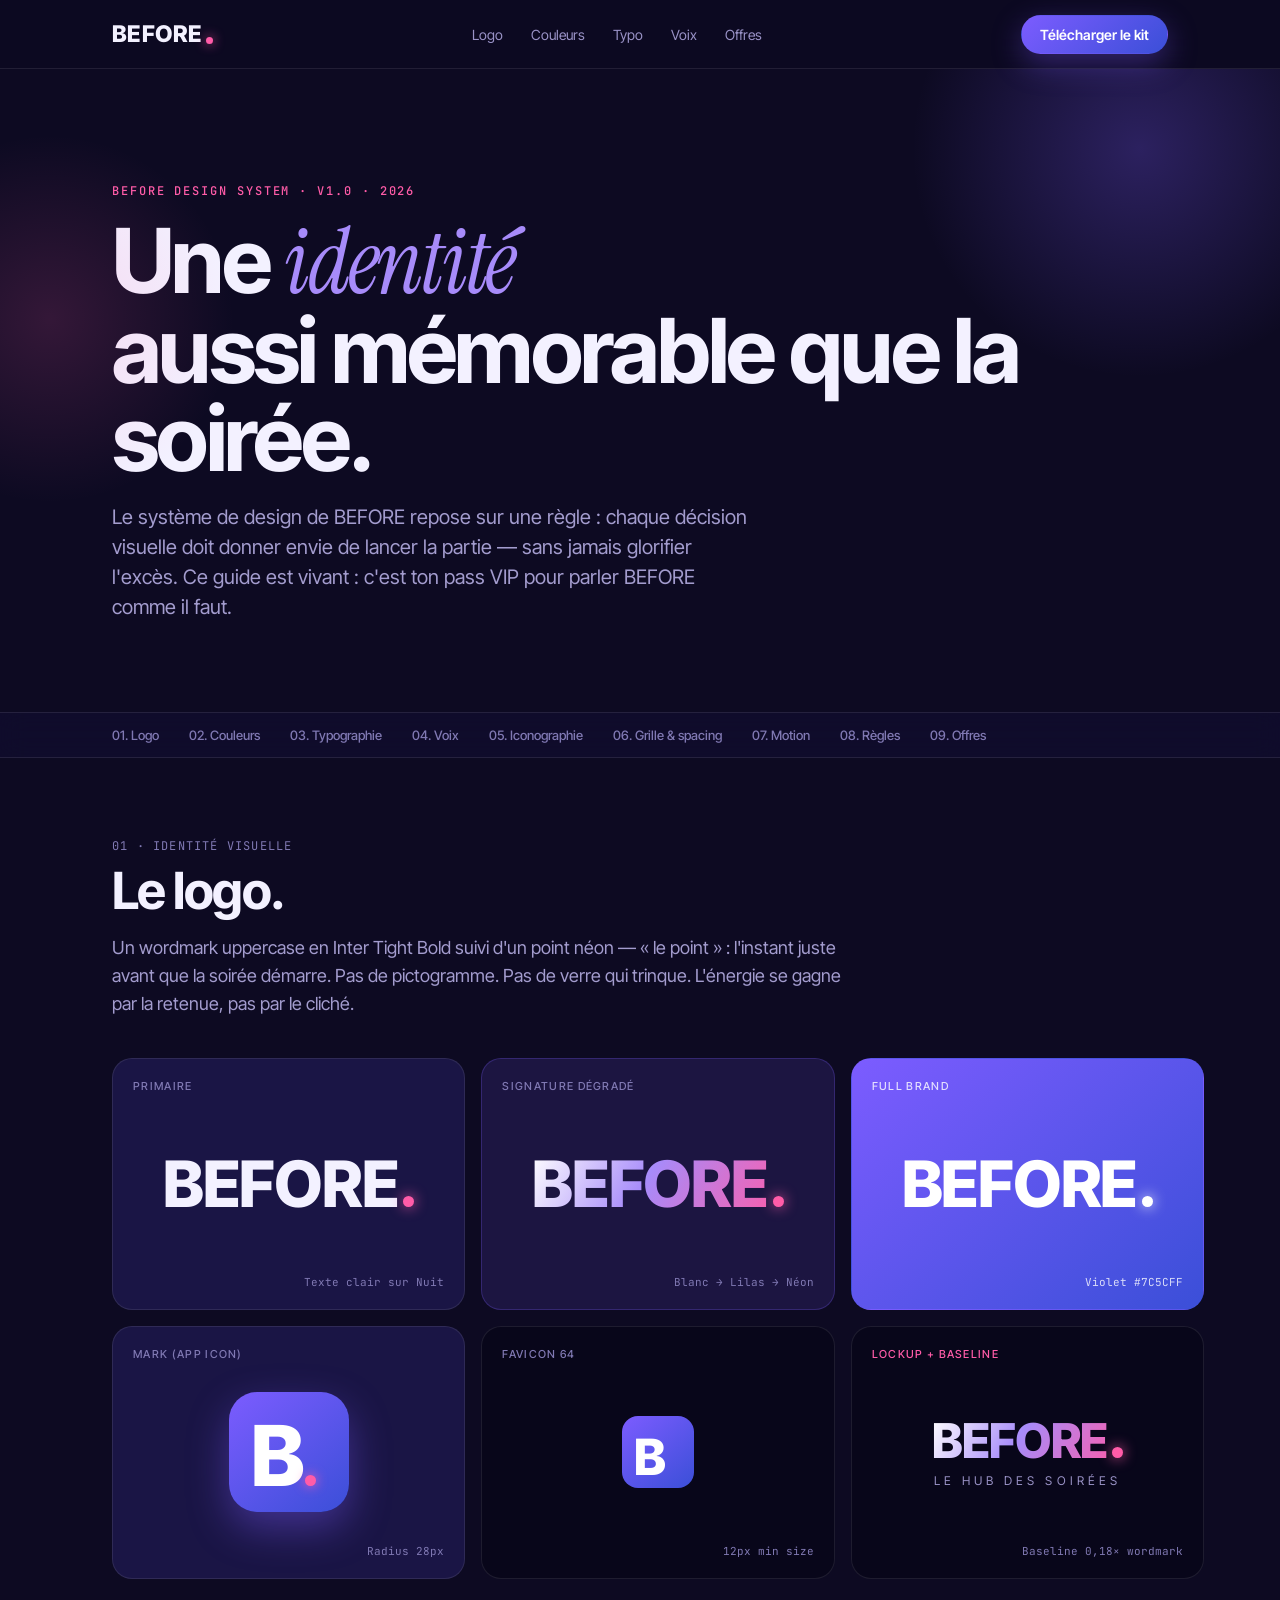
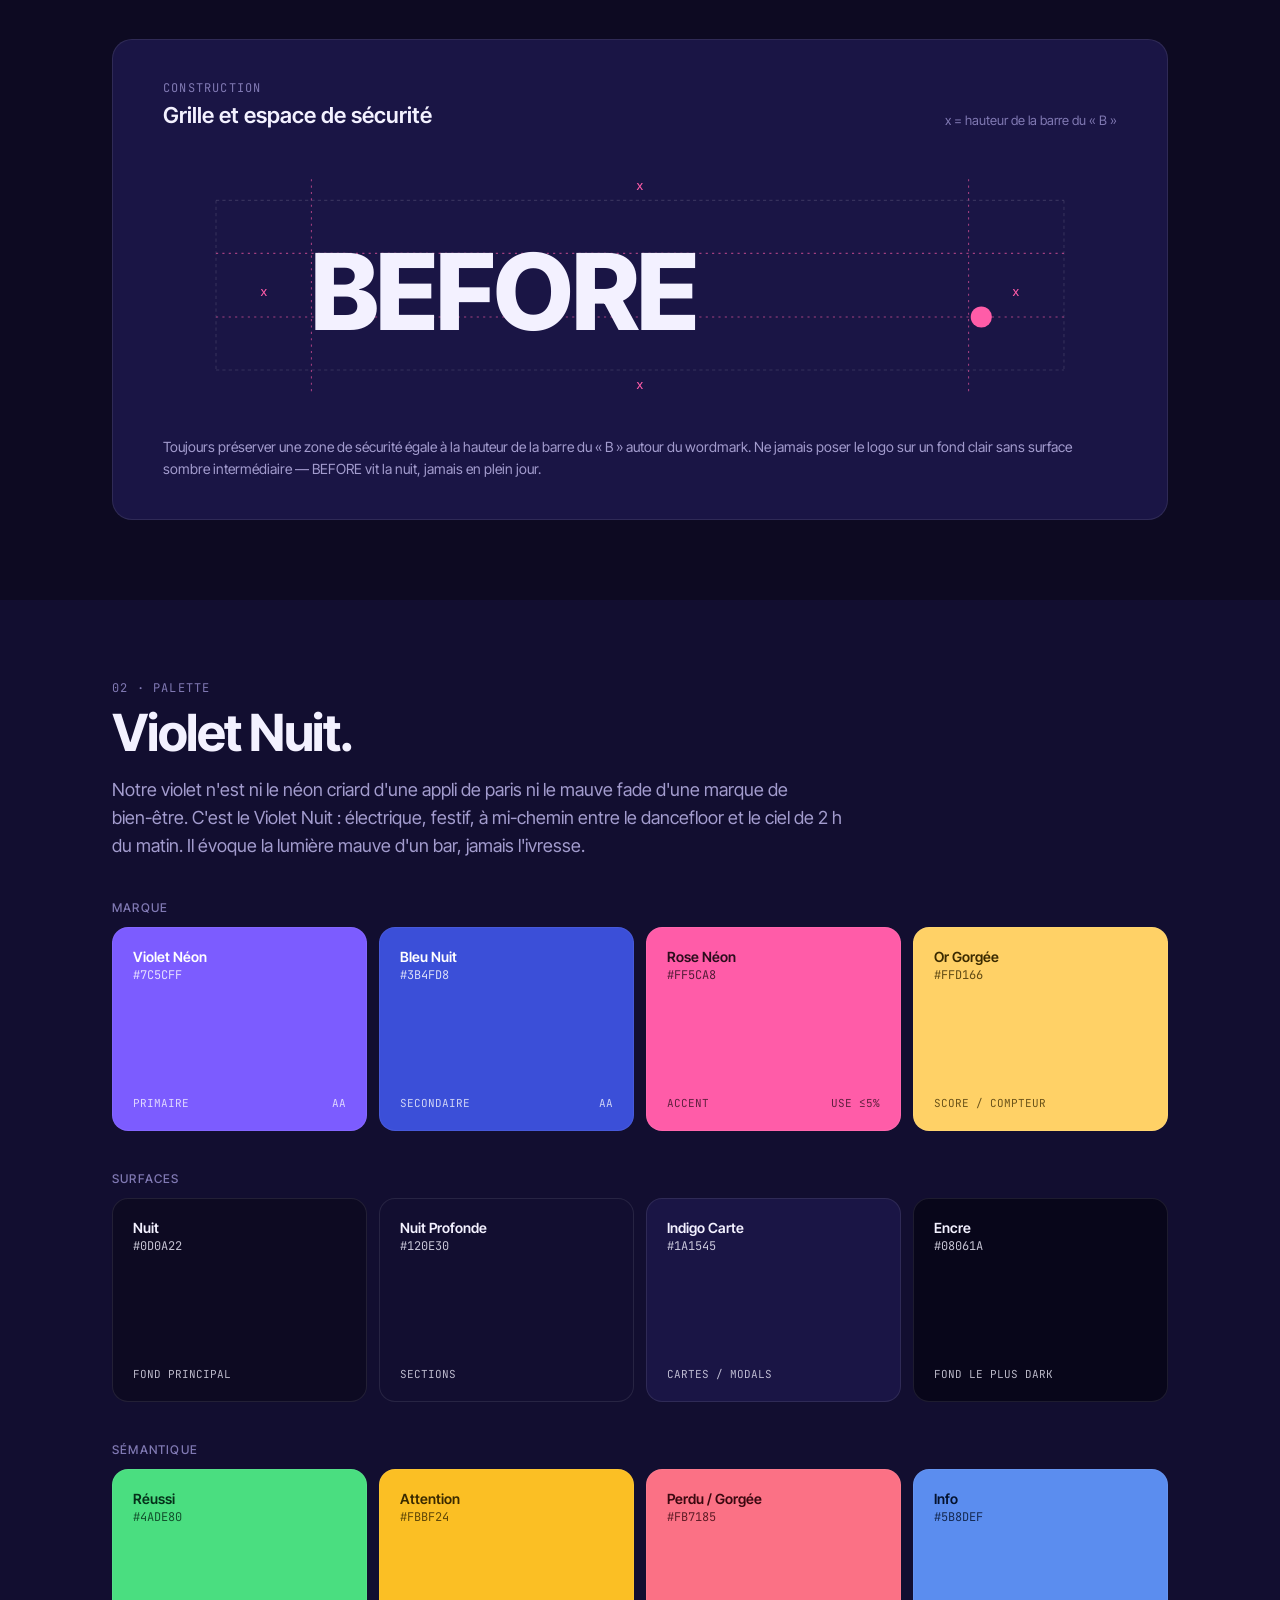
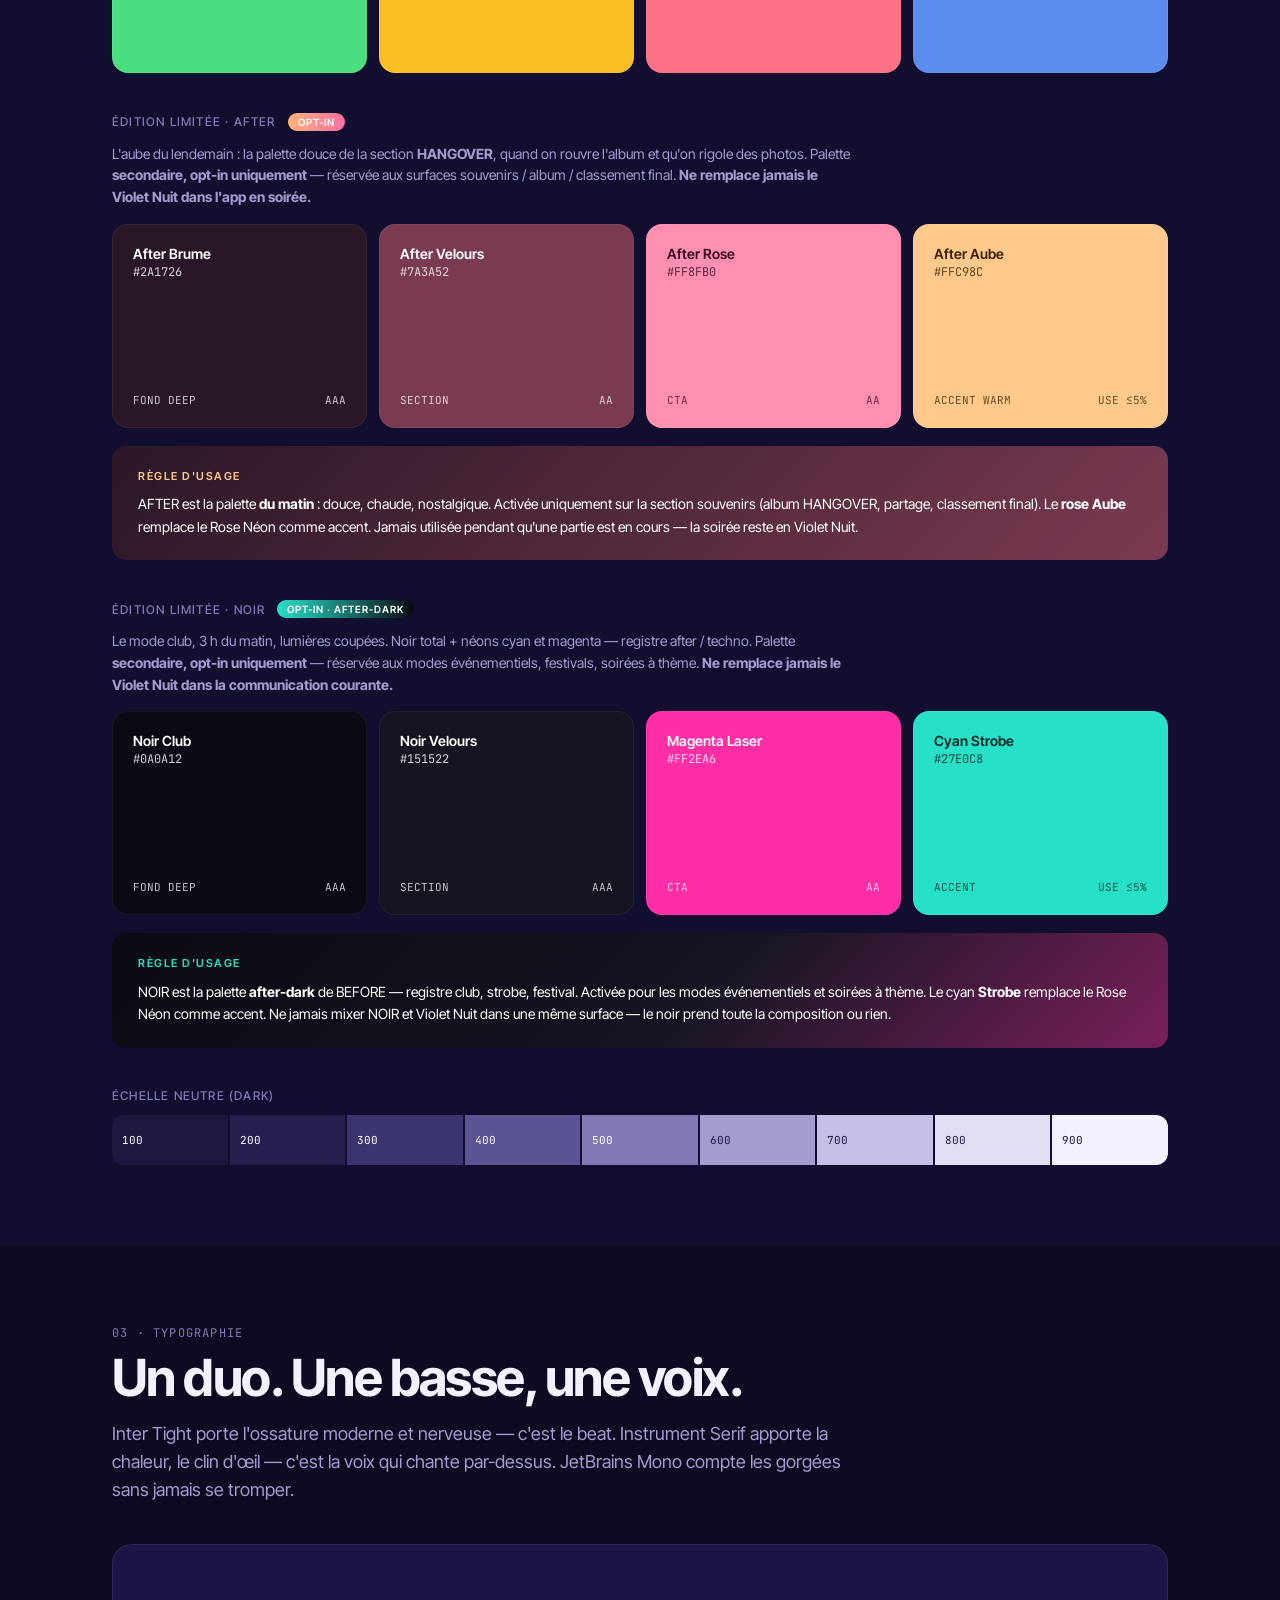
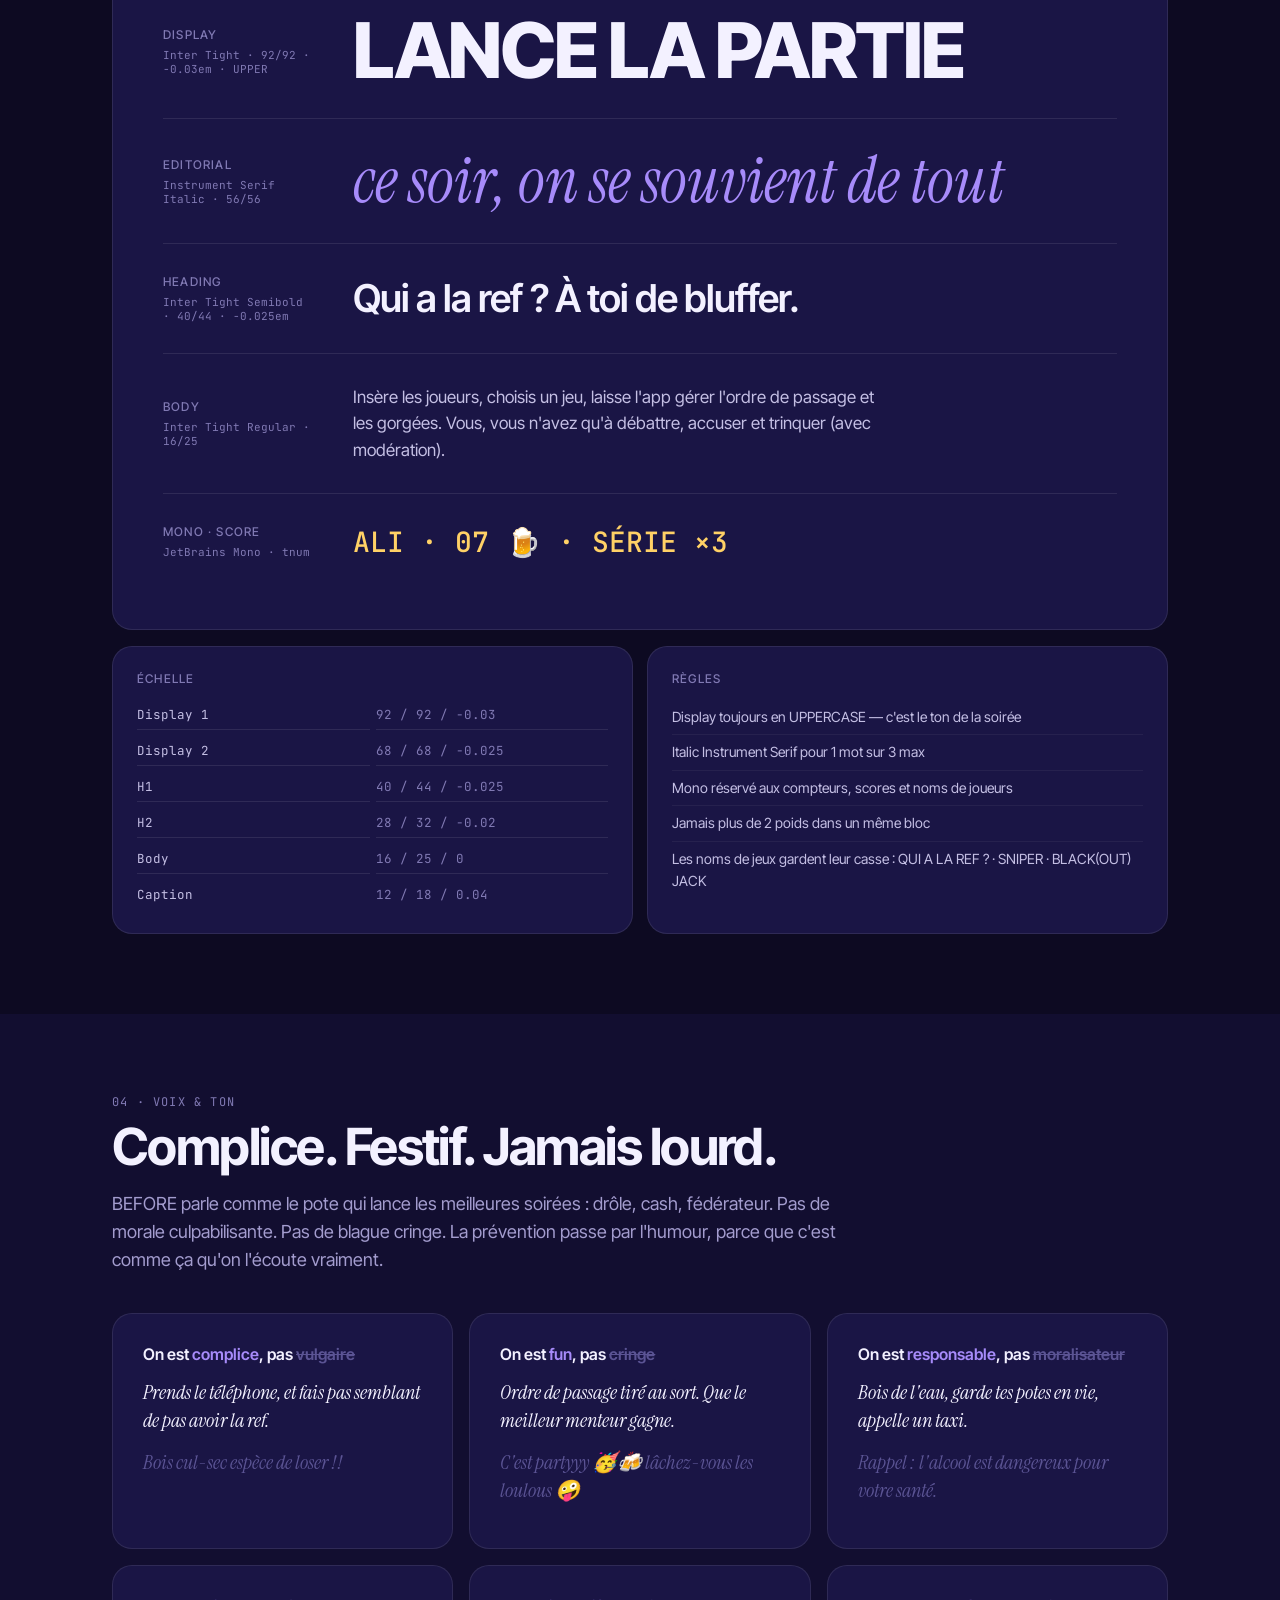
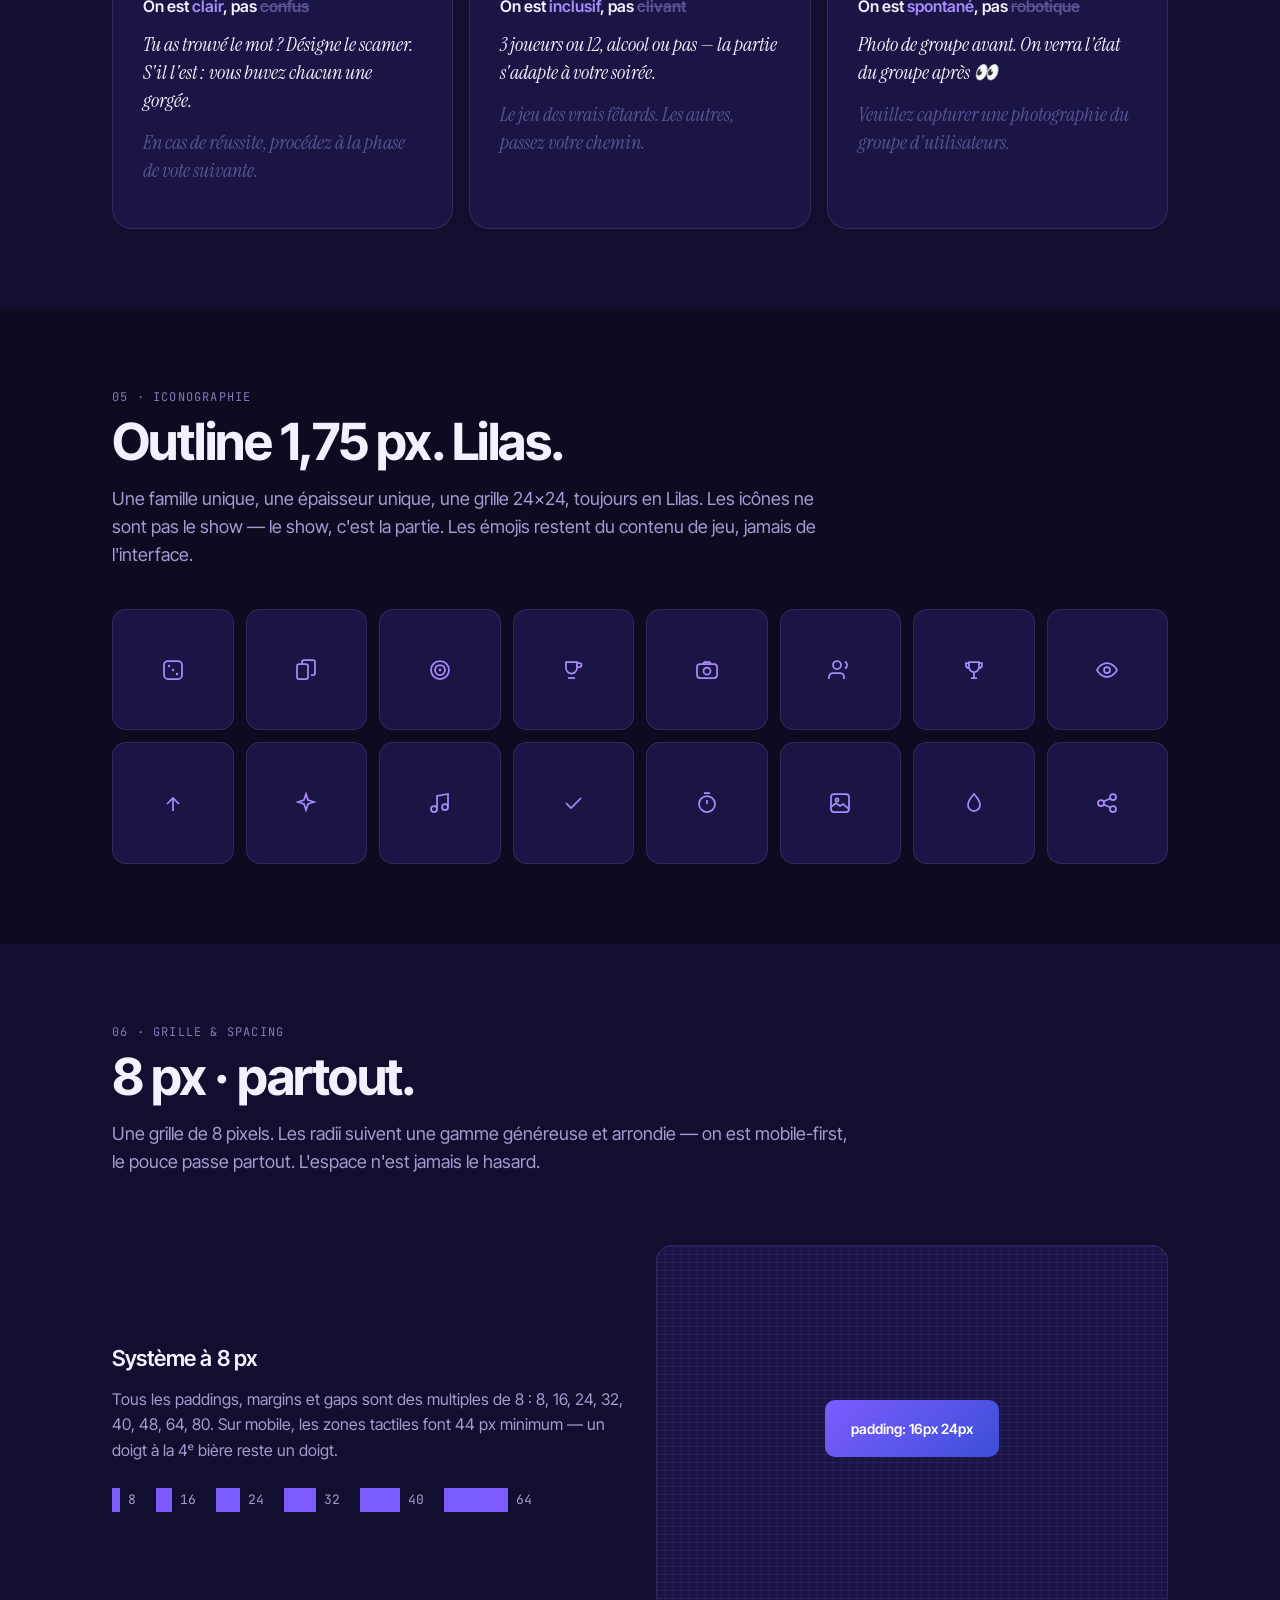
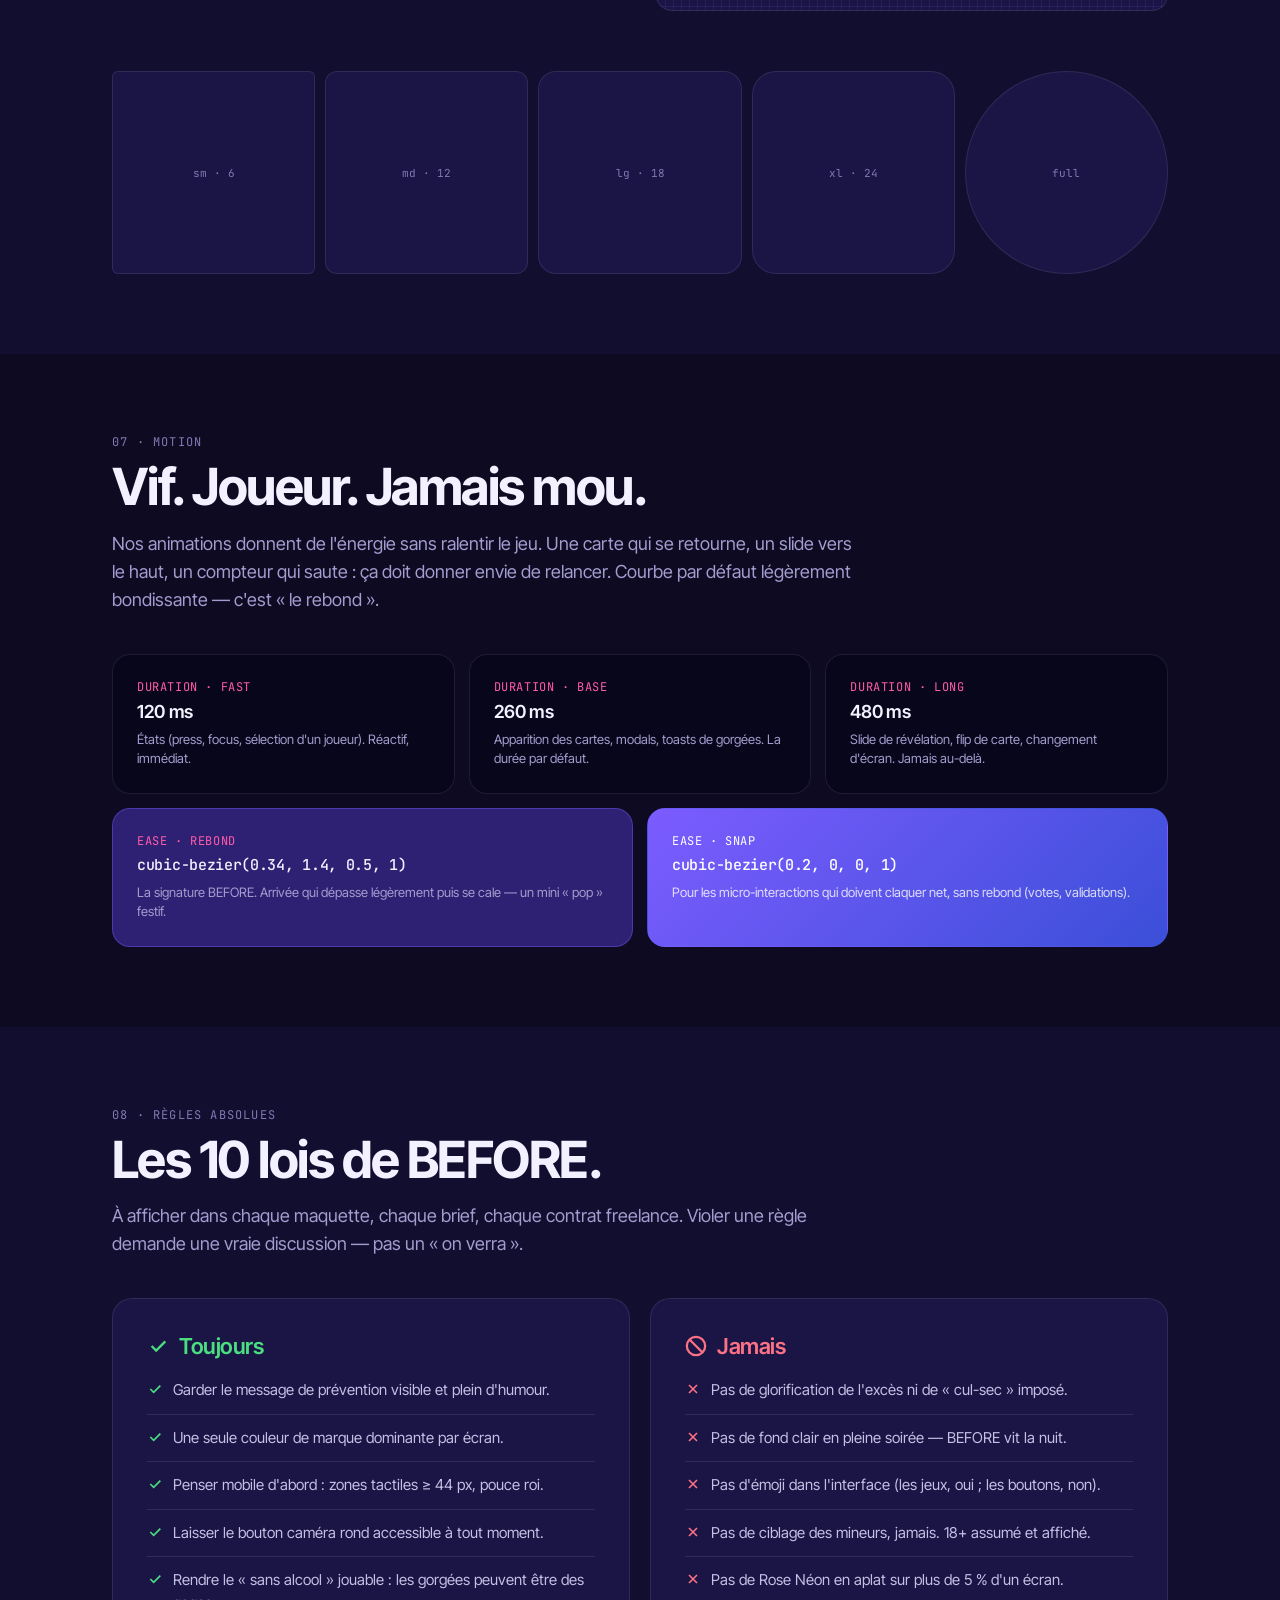
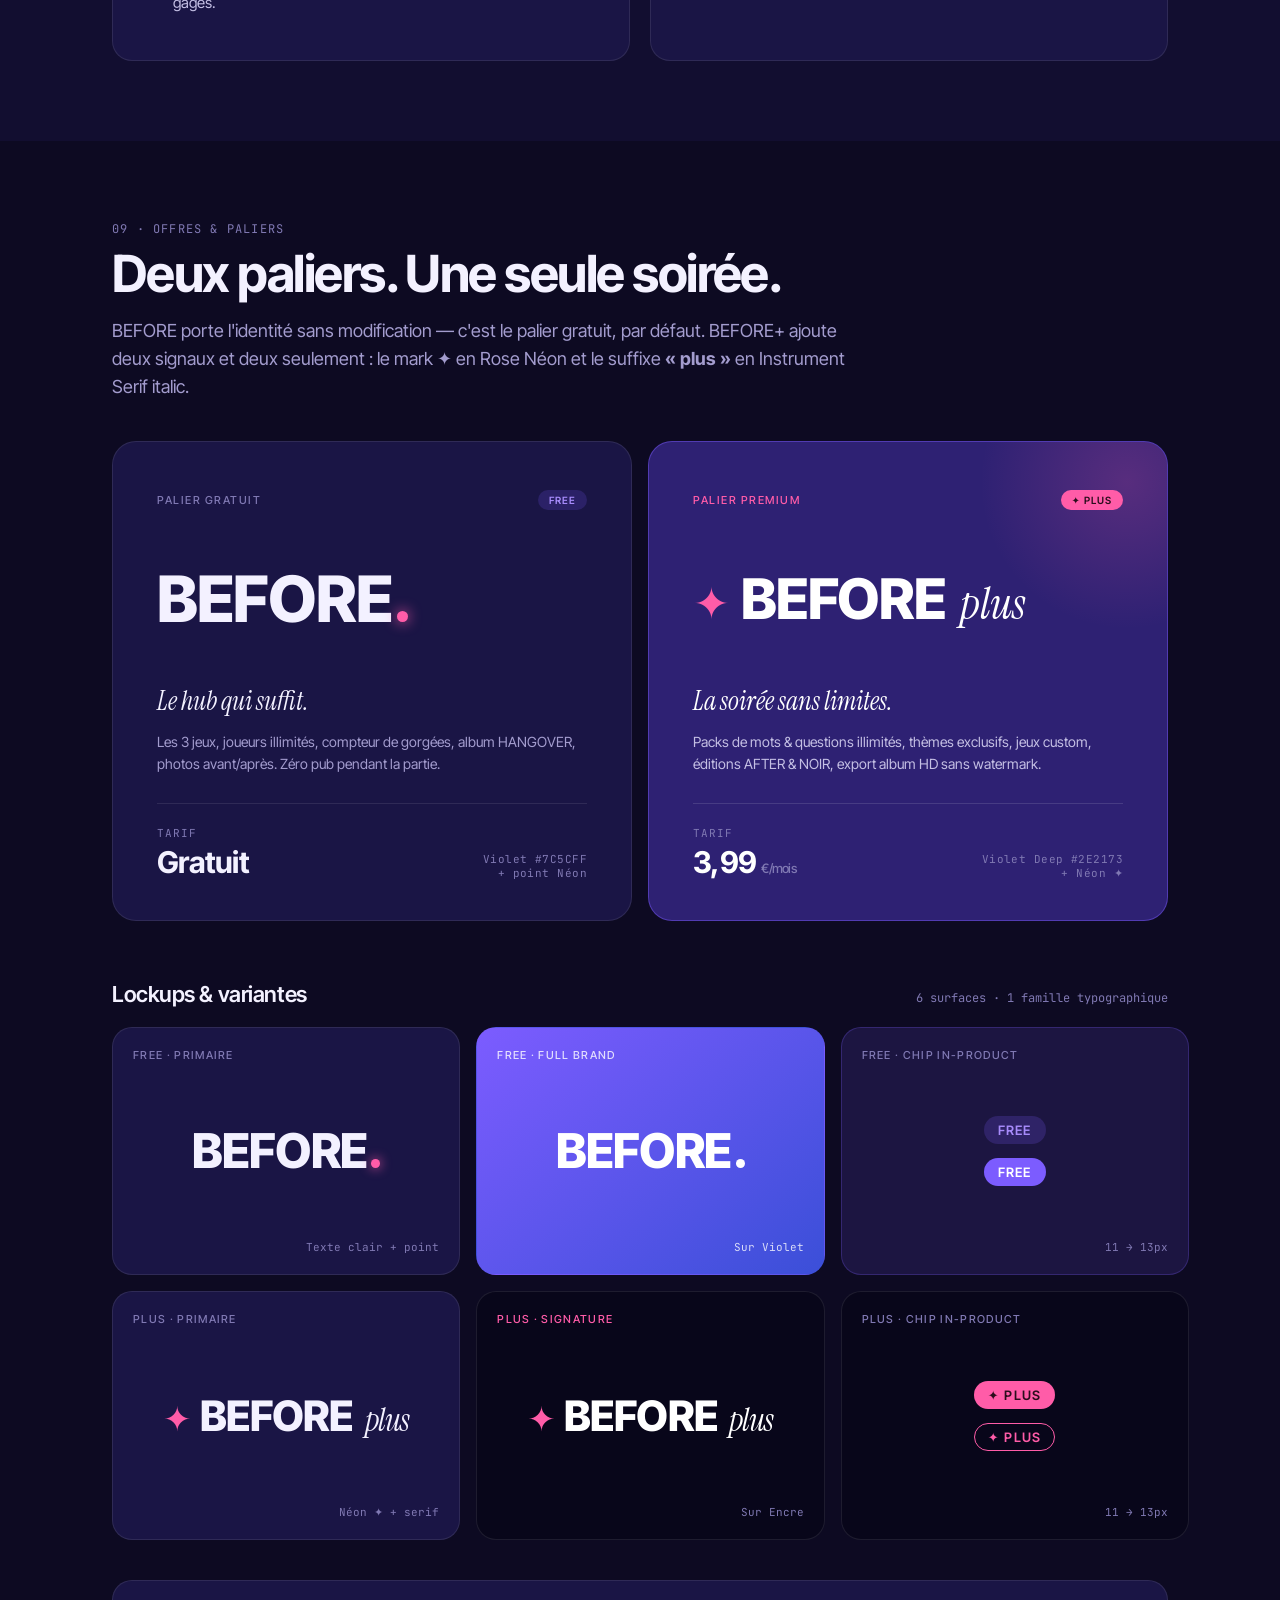
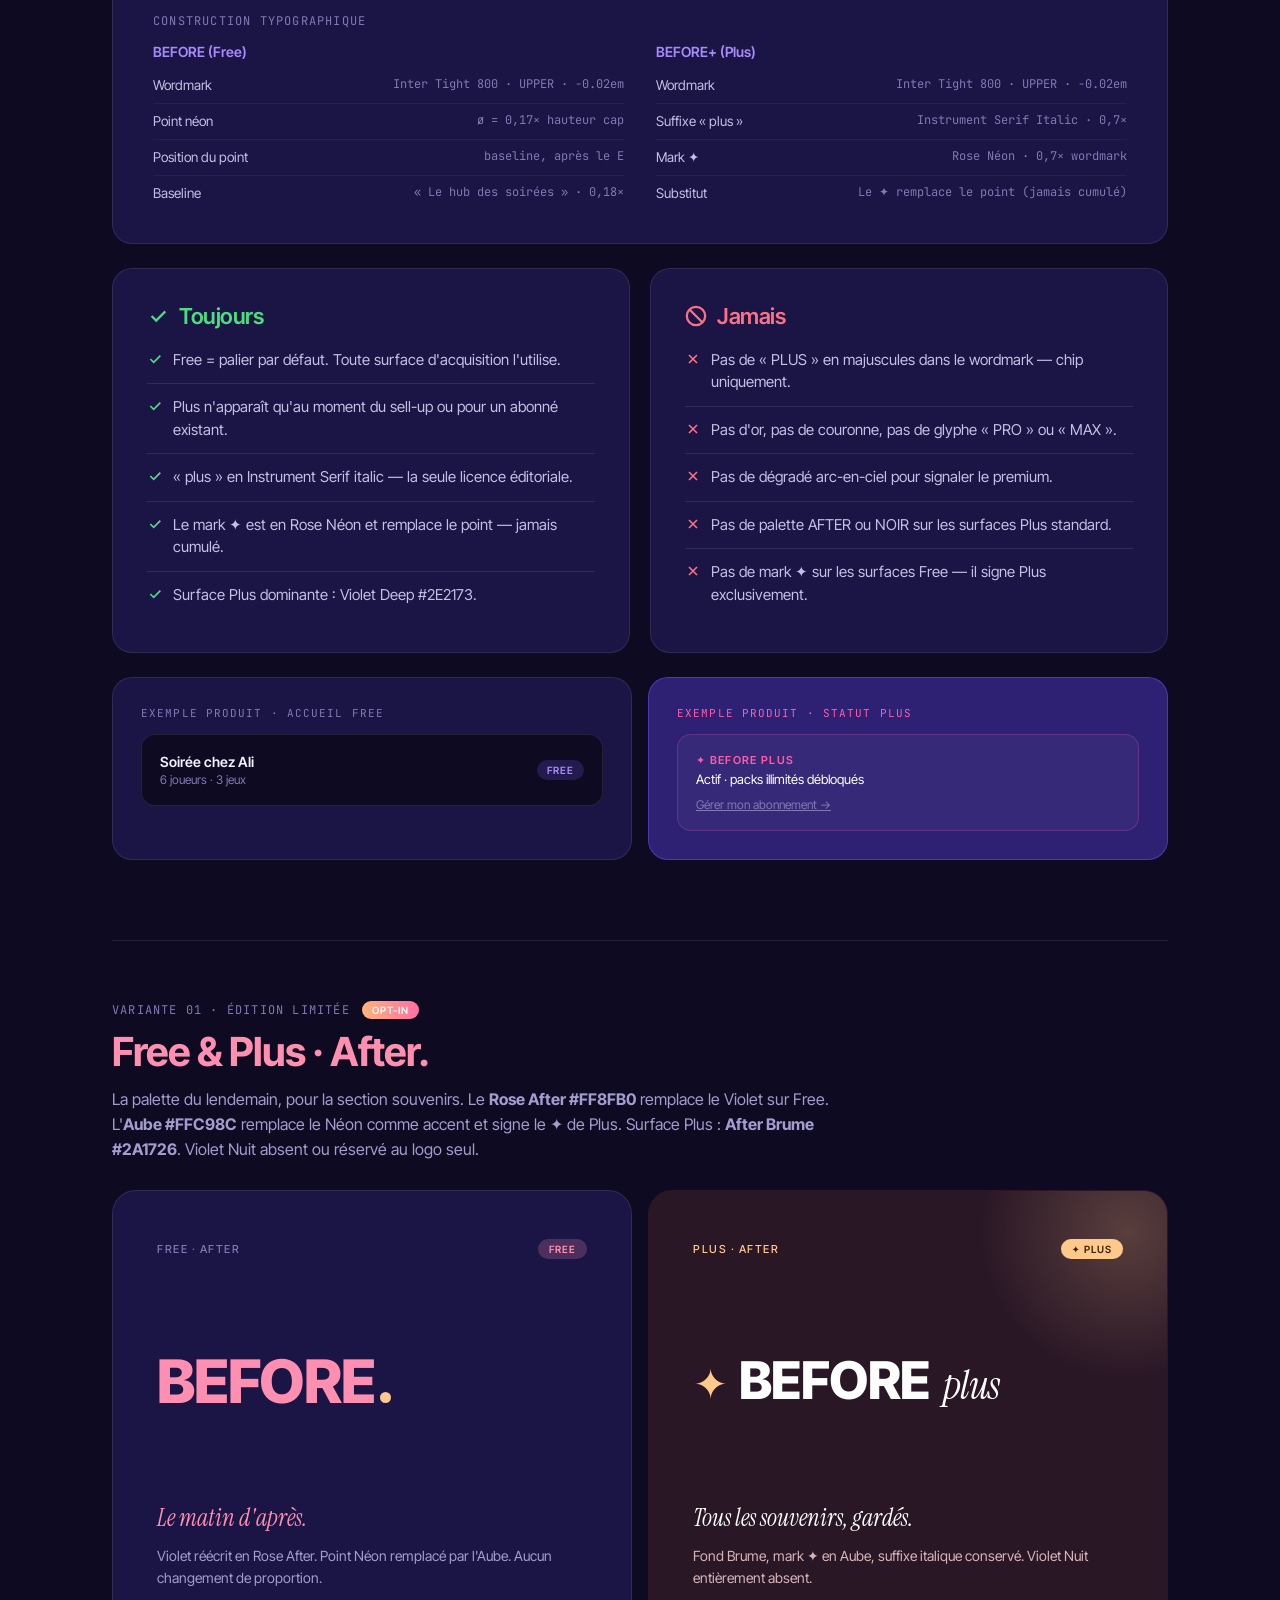
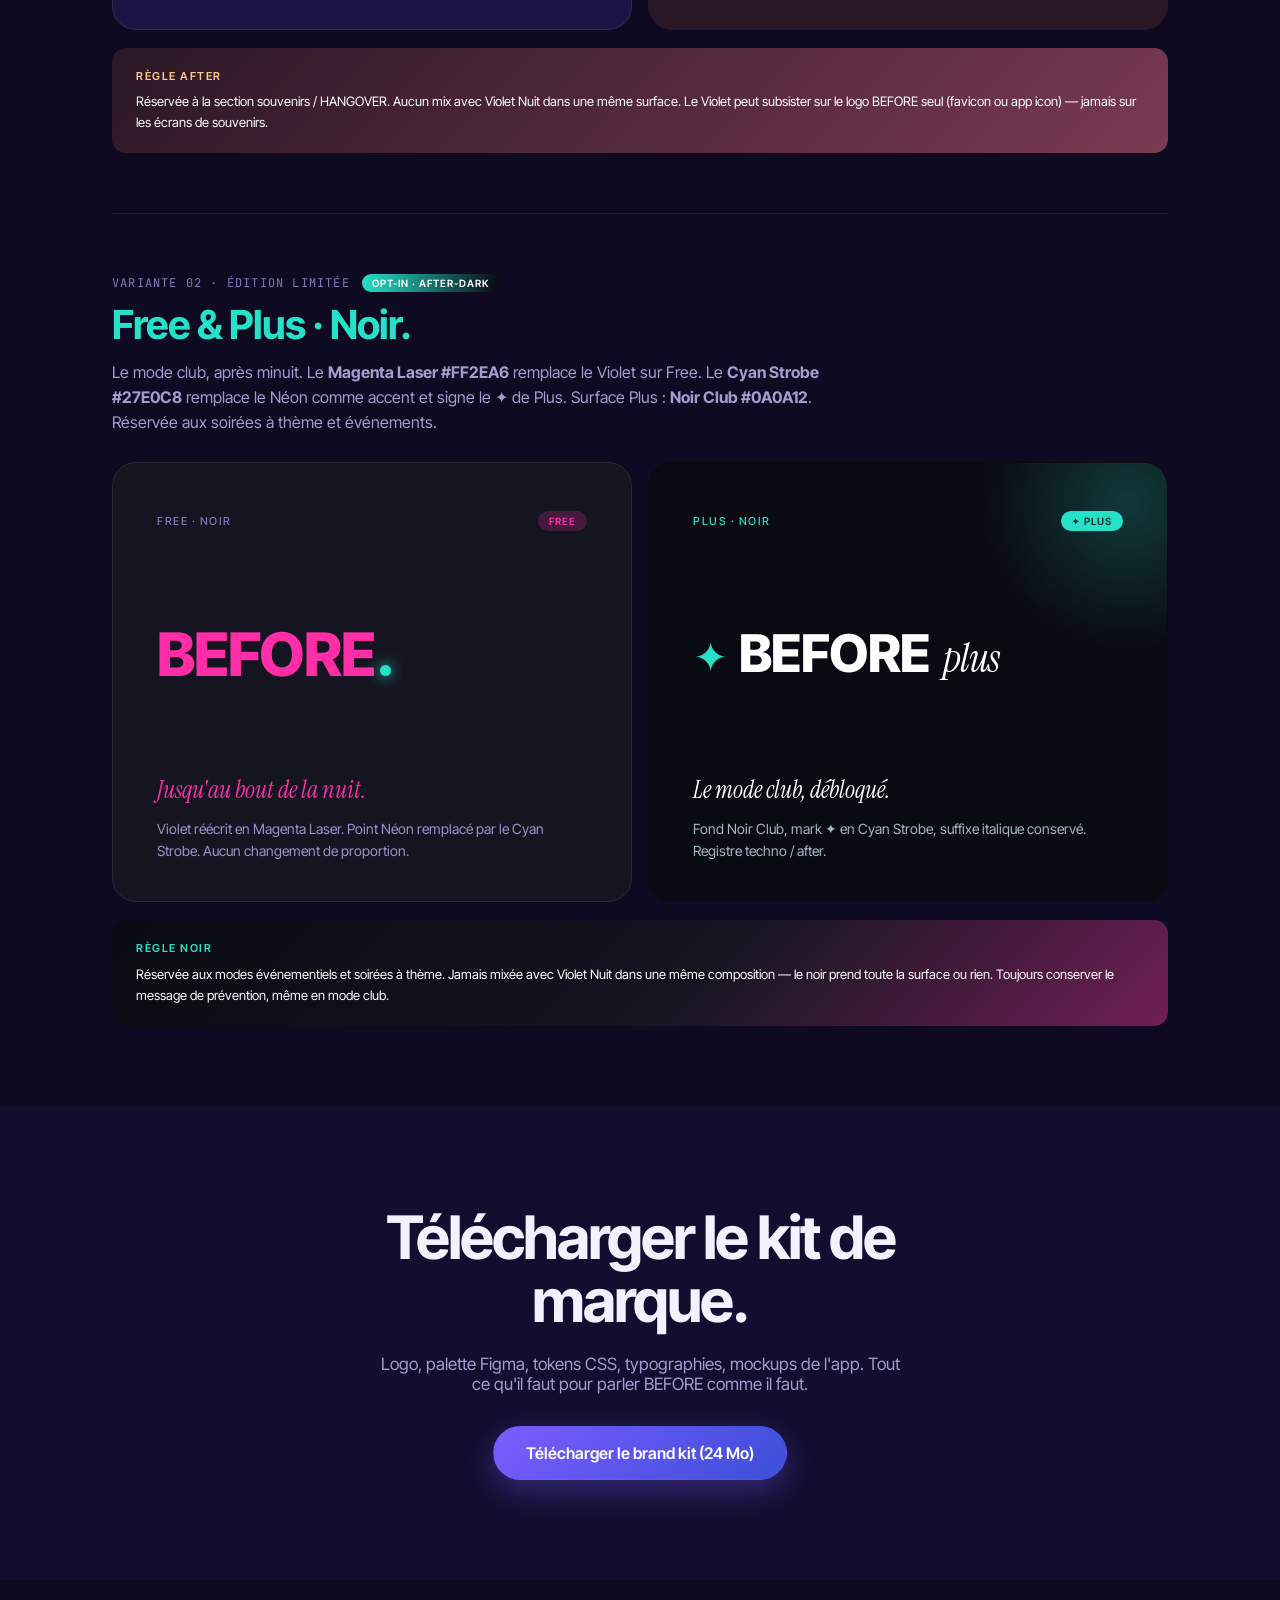
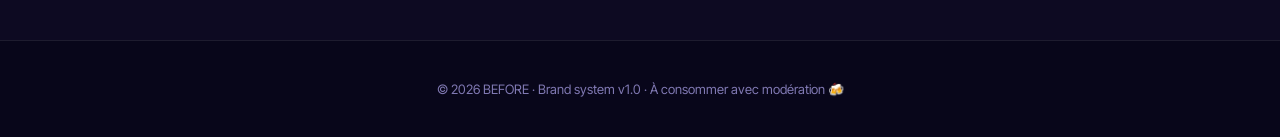
<file: brand.html>
<!doctype html>
<html lang="fr">
<head>
<meta charset="utf-8" />
<meta name="viewport" content="width=device-width,initial-scale=1" />
<title>BEFORE · Identité & système de design</title>
<link rel="preconnect" href="https://fonts.googleapis.com" />
<link rel="preconnect" href="https://fonts.gstatic.com" crossorigin />
<link href="https://fonts.googleapis.com/css2?family=Inter+Tight:wght@400;500;600;700;800&family=Instrument+Serif:ital@0;1&family=JetBrains+Mono:wght@400;500&display=swap" rel="stylesheet" />
<style>
  :root{
    --night:#08061a;        /* le plus profond */
    --paper:#0d0a22;        /* fond principal */
    --paper-soft:#120e30;   /* sections alternées */
    --card:#1a1545;         /* surface carte */
    --card-2:#221b58;
    --line:rgba(255,255,255,0.09);
    --line-soft:rgba(255,255,255,0.05);

    --violet:#7C5CFF;       /* PRIMAIRE de marque */
    --violet-deep:#2E2173;  /* profond / surfaces dark */
    --blue:#3B4FD8;         /* secondaire */
    --lilac:#A78BFA;        /* highlight doux */
    --neon:#FF5CA8;         /* ACCENT ≤5% */
    --gold:#FFD166;         /* gorgées / score */

    --good:#4ADE80; --warn:#FBBF24; --danger:#FB7185; --info:#5B8DEF;

    --txt:#F3F1FF;          /* texte principal */
    --muted:#9A93C7;        /* texte secondaire */

    --n-100:#1c1840; --n-200:#262051; --n-300:#3a3470;
    --n-400:#5b5494; --n-500:#8079b3; --n-600:#a39cce; --n-700:#c4bfe4;

    --sans:'Inter Tight',-apple-system,system-ui,sans-serif;
    --serif:'Instrument Serif',Georgia,serif;
    --mono:'JetBrains Mono',monospace;

    --ease:cubic-bezier(0.34,1.4,0.5,1);
    --ease-snap:cubic-bezier(0.2,0,0,1);
  }

  *{box-sizing:border-box;}
  html{scroll-behavior:smooth;}
  body{margin:0;background:var(--paper);color:var(--txt);font-family:var(--sans);-webkit-font-smoothing:antialiased;}
  a{text-decoration:none;color:inherit;}
  h1,h2,h3,h4{margin:0;}

  .wrap{max-width:1120px;margin:0 auto;padding:0 32px;}
  .wrap-sm{max-width:680px;margin:0 auto;padding:0 32px;}
  @media (max-width:640px){.wrap,.wrap-sm{padding:0 20px;}}

  .eyebrow{font-family:var(--mono);font-size:12px;letter-spacing:0.16em;text-transform:uppercase;color:var(--neon);font-weight:500;}
  .mono{font-family:var(--mono);}
  .editorial{font-family:var(--serif);font-style:italic;}

  .btn{display:inline-flex;align-items:center;justify-content:center;gap:8px;border-radius:999px;font-weight:600;font-size:14px;padding:11px 20px;cursor:pointer;border:1px solid transparent;transition:transform .15s var(--ease),box-shadow .2s,background .2s;font-family:inherit;}
  .btn-primary{background:linear-gradient(135deg,var(--violet),var(--blue));color:#fff;box-shadow:0 10px 30px rgba(124,92,255,.35);}
  .btn-primary:hover{transform:translateY(-2px);box-shadow:0 14px 38px rgba(124,92,255,.45);}
  .btn-lg{padding:16px 32px;font-size:16px;}

  /* NAV */
  .nav{position:sticky;top:0;z-index:60;background:rgba(13,10,34,0.78);backdrop-filter:blur(18px);border-bottom:1px solid var(--line);}
  .nav-inner{display:flex;align-items:center;justify-content:space-between;height:68px;}
  .nav-logo{display:inline-flex;align-items:baseline;gap:3px;font-weight:800;font-size:23px;letter-spacing:0.02em;color:var(--txt);text-transform:uppercase;}
  .nav-logo .dot{width:7px;height:7px;background:var(--neon);border-radius:50%;box-shadow:0 0 12px var(--neon);align-self:flex-end;margin-bottom:4px;}
  .nav-links{display:flex;gap:28px;font-size:14px;color:var(--muted);}
  .nav-links a:hover{color:var(--txt);}
  @media (max-width:820px){.nav-links{display:none;}}

  /* HERO */
  .brand-hero{padding:110px 0 70px;position:relative;overflow:hidden;}
  .brand-hero::before{content:"";position:absolute;top:-180px;right:-120px;width:520px;height:520px;background:radial-gradient(circle,rgba(124,92,255,0.28),transparent 62%);pointer-events:none;}
  .brand-hero::after{content:"";position:absolute;top:40px;left:-160px;width:420px;height:420px;background:radial-gradient(circle,rgba(255,92,168,0.16),transparent 62%);pointer-events:none;}
  .brand-hero .wrap{position:relative;}
  .brand-hero h1{font-size:clamp(46px,7vw,92px);letter-spacing:-0.03em;line-height:0.98;margin:18px 0 20px;font-weight:700;max-width:920px;}
  .brand-hero h1 em{font-family:var(--serif);font-style:italic;font-weight:400;color:var(--lilac);}
  .brand-hero p{font-size:20px;color:var(--n-600);line-height:1.5;max-width:640px;}

  /* INDEX */
  .index-nav{border-top:1px solid var(--line);border-bottom:1px solid var(--line);background:rgba(18,14,48,0.7);padding:14px 0;position:sticky;top:68px;z-index:40;backdrop-filter:blur(12px);}
  .index-nav-inner{display:flex;gap:30px;font-size:13px;font-weight:500;color:var(--n-500);overflow-x:auto;scrollbar-width:none;}
  .index-nav-inner::-webkit-scrollbar{display:none;}
  .index-nav-inner a{white-space:nowrap;}
  .index-nav-inner a:hover{color:var(--txt);}

  /* SECTION */
  section{padding:80px 0;scroll-margin-top:120px;}
  .sec-head{margin-bottom:40px;max-width:740px;}
  .sec-head .num{font-family:var(--mono);font-size:12px;color:var(--n-500);letter-spacing:0.1em;}
  .sec-head h2{font-size:clamp(32px,4vw,52px);font-weight:700;letter-spacing:-0.03em;line-height:1.05;margin:10px 0 16px;}
  .sec-head p{font-size:18px;color:var(--n-600);line-height:1.55;margin:0;}

  /* LOGO */
  .logo-grid{display:grid;grid-template-columns:repeat(3,1fr);gap:16px;}
  @media (max-width:900px){.logo-grid{grid-template-columns:1fr;}}
  .logo-cell{background:var(--card);border:1px solid var(--line);border-radius:20px;padding:50px;aspect-ratio:1.4;display:flex;flex-direction:column;justify-content:space-between;position:relative;}
  .logo-cell.dark{background:var(--night);border-color:var(--line);}
  .logo-cell.violet{background:linear-gradient(140deg,var(--violet),var(--blue));border-color:transparent;}
  .logo-cell.soft{background:rgba(124,92,255,0.14);border-color:rgba(124,92,255,0.25);}
  .logo-cell .lg{display:flex;align-items:center;justify-content:center;flex:1;}
  .wm{font-weight:800;letter-spacing:-0.02em;font-size:64px;display:inline-flex;align-items:baseline;gap:5px;line-height:1;text-transform:uppercase;}
  .wm i{width:11px;height:11px;background:var(--neon);border-radius:50%;box-shadow:0 0 14px var(--neon);}
  .wm.grad{background:linear-gradient(120deg,#fff,var(--lilac) 45%,var(--neon));-webkit-background-clip:text;background-clip:text;color:transparent;}
  .logo-cell .lbl{font-size:11px;color:var(--n-500);letter-spacing:0.12em;text-transform:uppercase;font-weight:500;position:absolute;top:20px;left:20px;}
  .logo-cell.violet .lbl{color:rgba(255,255,255,0.8);}
  .logo-cell .meta{font-size:11px;color:var(--n-500);font-family:var(--mono);position:absolute;bottom:20px;right:20px;}
  .logo-cell.violet .meta{color:rgba(255,255,255,0.8);}

  /* COLORS */
  .color-grid{display:grid;grid-template-columns:repeat(4,1fr);gap:12px;}
  @media (max-width:900px){.color-grid{grid-template-columns:repeat(2,1fr);}}
  .color{border-radius:16px;aspect-ratio:1.25;padding:20px;display:flex;flex-direction:column;justify-content:space-between;position:relative;border:1px solid rgba(255,255,255,0.06);}
  .color .n{font-size:14px;font-weight:600;}
  .color .h{font-family:var(--mono);font-size:12px;opacity:0.8;margin-top:2px;}
  .color .r{display:flex;justify-content:space-between;font-size:11px;opacity:0.75;font-family:var(--mono);}
  .swatch-label{font-size:12px;letter-spacing:0.1em;text-transform:uppercase;color:var(--n-500);font-weight:500;margin-bottom:12px;}

  /* TYPE */
  .type-card{background:var(--card);border-radius:20px;padding:40px 50px;border:1px solid var(--line);}
  @media (max-width:640px){.type-card{padding:28px 24px;}}
  .type-row{display:grid;grid-template-columns:150px 1fr;gap:40px;padding:30px 0;border-bottom:1px solid var(--line);align-items:center;}
  .type-row:last-child{border-bottom:0;}
  @media (max-width:640px){.type-row{grid-template-columns:1fr;gap:14px;}}
  .type-row .label{font-size:12px;color:var(--n-500);letter-spacing:0.1em;text-transform:uppercase;font-weight:500;}
  .type-row .spec{font-family:var(--mono);font-size:11px;color:var(--n-500);margin-top:6px;}
  .type-sample{line-height:1.0;}

  /* RULES */
  .rules{display:grid;grid-template-columns:1fr 1fr;gap:20px;}
  @media (max-width:900px){.rules{grid-template-columns:1fr;}}
  .rule{background:var(--card);border-radius:20px;padding:34px;border:1px solid var(--line);}
  .rule h3{font-size:22px;margin:0 0 20px;font-weight:600;letter-spacing:-0.02em;display:flex;align-items:center;gap:10px;}
  .rule.do h3{color:var(--good);}
  .rule.dont h3{color:var(--danger);}
  .rule ul{list-style:none;padding:0;margin:0;}
  .rule li{padding:12px 0;border-top:1px solid var(--line);font-size:15px;display:flex;gap:10px;line-height:1.5;color:var(--n-700);}
  .rule li:first-child{border-top:0;padding-top:0;}
  .rule li svg{flex-shrink:0;margin-top:2px;}

  /* VOICE */
  .voice-grid{display:grid;grid-template-columns:repeat(3,1fr);gap:16px;}
  @media (max-width:900px){.voice-grid{grid-template-columns:1fr;}}
  .voice-card{background:var(--card);border:1px solid var(--line);border-radius:20px;padding:30px;}
  .voice-card h4{font-size:16px;font-weight:600;margin:0 0 6px;}
  .voice-card h4 .plus{color:var(--lilac);}
  .voice-card h4 .minus{color:var(--n-400);text-decoration:line-through;}
  .voice-card .ex{font-family:var(--serif);font-style:italic;font-size:20px;line-height:1.4;margin:14px 0;color:var(--txt);}
  .voice-card .ex.bad{color:var(--n-400);}

  /* ICONS */
  .icon-grid{display:grid;grid-template-columns:repeat(8,1fr);gap:12px;}
  @media (max-width:900px){.icon-grid{grid-template-columns:repeat(4,1fr);}}
  .icon-cell{background:var(--card);border:1px solid var(--line);border-radius:14px;aspect-ratio:1;display:flex;align-items:center;justify-content:center;color:var(--lilac);}

  /* MOTION */
  .motion-grid{display:grid;grid-template-columns:repeat(3,1fr);gap:14px;}
  @media (max-width:900px){.motion-grid{grid-template-columns:1fr;}}
  .motion-card{background:var(--night);color:var(--txt);border:1px solid var(--line);border-radius:18px;padding:24px;}
  .motion-card .t{font-family:var(--mono);color:var(--neon);font-size:12px;letter-spacing:0.05em;}
  .motion-card .n{font-size:18px;font-weight:600;margin:6px 0 8px;letter-spacing:-0.02em;}
  .motion-card .d{font-size:13px;color:var(--n-600);line-height:1.5;}

  /* GRID */
  .grid-block{display:grid;grid-template-columns:1fr 1fr;gap:32px;align-items:center;padding:30px 0;}
  @media (max-width:900px){.grid-block{grid-template-columns:1fr;}}
  .grid-demo{background:var(--card);border:1px solid var(--line);border-radius:16px;padding:20px;background-image:linear-gradient(rgba(124,92,255,0.12) 1px,transparent 1px),linear-gradient(90deg,rgba(124,92,255,0.12) 1px,transparent 1px);background-size:8px 8px;aspect-ratio:1.4;display:flex;align-items:center;justify-content:center;}
  .grid-demo .block{background:linear-gradient(135deg,var(--violet),var(--blue));color:#fff;padding:20px 26px;border-radius:10px;font-weight:600;font-size:14px;}

  .card-flat{background:var(--card);border:1px solid var(--line);border-radius:20px;}
  footer{background:var(--night);color:var(--n-500);padding:40px 0;font-size:13px;text-align:center;margin-top:60px;border-top:1px solid var(--line);}
</style>
</head>
<body>

<nav class="nav">
  <div class="wrap nav-inner">
    <a href="#top" class="nav-logo">before<i class="dot"></i></a>
    <div class="nav-links">
      <a href="#logo">Logo</a>
      <a href="#couleurs">Couleurs</a>
      <a href="#typo">Typo</a>
      <a href="#voix">Voix</a>
      <a href="#plans">Offres</a>
    </div>
    <div>
      <a href="#final" class="btn btn-primary" style="padding:10px 18px;font-size:14px;">Télécharger le kit</a>
    </div>
  </div>
</nav>

<!-- HERO -->
<section class="brand-hero" id="top">
  <div class="wrap">
    <span class="eyebrow">BEFORE Design System · v1.0 · 2026</span>
    <h1>Une <em>identité</em><br/>aussi mémorable que la soirée.</h1>
    <p>Le système de design de BEFORE repose sur une règle : chaque décision visuelle doit donner envie de lancer la partie — sans jamais glorifier l'excès. Ce guide est vivant : c'est ton pass VIP pour parler BEFORE comme il faut.</p>
  </div>
</section>

<!-- INDEX -->
<div class="index-nav">
  <div class="wrap index-nav-inner">
    <a href="#logo">01. Logo</a>
    <a href="#couleurs">02. Couleurs</a>
    <a href="#typo">03. Typographie</a>
    <a href="#voix">04. Voix</a>
    <a href="#icones">05. Iconographie</a>
    <a href="#grille">06. Grille &amp; spacing</a>
    <a href="#motion">07. Motion</a>
    <a href="#regles">08. Règles</a>
    <a href="#plans">09. Offres</a>
  </div>
</div>

<!-- 01. LOGO -->
<section id="logo" style="background:var(--paper);">
  <div class="wrap">
    <div class="sec-head">
      <div class="num">01 · IDENTITÉ VISUELLE</div>
      <h2>Le logo.</h2>
      <p>Un wordmark uppercase en Inter Tight Bold suivi d'un point néon — « le point » : l'instant juste avant que la soirée démarre. Pas de pictogramme. Pas de verre qui trinque. L'énergie se gagne par la retenue, pas par le cliché.</p>
    </div>

    <div class="logo-grid">
      <div class="logo-cell">
        <div class="lbl">Primaire</div>
        <div class="lg"><div class="wm">before<i></i></div></div>
        <div class="meta">Texte clair sur Nuit</div>
      </div>
      <div class="logo-cell soft">
        <div class="lbl">Signature dégradé</div>
        <div class="lg"><div class="wm grad">before<i></i></div></div>
        <div class="meta">Blanc → Lilas → Néon</div>
      </div>
      <div class="logo-cell violet">
        <div class="lbl">Full brand</div>
        <div class="lg"><div class="wm" style="color:#fff;">before<i style="background:#fff;box-shadow:0 0 14px #fff;"></i></div></div>
        <div class="meta">Violet #7C5CFF</div>
      </div>
      <div class="logo-cell">
        <div class="lbl">Mark (app icon)</div>
        <div class="lg">
          <div style="width:120px;height:120px;background:linear-gradient(140deg,var(--violet),var(--blue));border-radius:28px;display:flex;align-items:flex-end;justify-content:flex-start;padding:0 22px 14px;box-shadow:0 16px 40px rgba(124,92,255,.4);">
            <div style="font-weight:800;letter-spacing:-0.04em;font-size:84px;color:#fff;line-height:1;display:flex;align-items:baseline;gap:5px;">B<i style="width:11px;height:11px;background:var(--neon);border-radius:50%;box-shadow:0 0 12px var(--neon);"></i></div>
          </div>
        </div>
        <div class="meta">Radius 28px</div>
      </div>
      <div class="logo-cell dark">
        <div class="lbl">Favicon 64</div>
        <div class="lg">
          <div style="width:72px;height:72px;background:linear-gradient(140deg,var(--violet),var(--blue));border-radius:16px;display:flex;align-items:flex-end;padding:0 12px 6px;">
            <div style="font-weight:800;letter-spacing:-0.04em;font-size:50px;color:#fff;line-height:1;">B</div>
          </div>
        </div>
        <div class="meta">12px min size</div>
      </div>
      <div class="logo-cell dark">
        <div class="lbl" style="color:var(--neon);">Lockup + baseline</div>
        <div class="lg" style="flex-direction:column;gap:8px;">
          <div class="wm grad" style="font-size:48px;">before<i></i></div>
          <div style="font-size:12px;letter-spacing:0.34em;color:var(--muted);text-transform:uppercase;">Le hub des soirées</div>
        </div>
        <div class="meta">Baseline 0,18× wordmark</div>
      </div>
    </div>

    <!-- Construction grid -->
    <div style="margin-top:60px;background:var(--card);border:1px solid var(--line);border-radius:20px;padding:40px 50px;">
      <div style="display:flex;justify-content:space-between;align-items:flex-end;margin-bottom:30px;flex-wrap:wrap;gap:16px;">
        <div>
          <div style="font-family:var(--mono);font-size:12px;color:var(--n-500);letter-spacing:0.1em;">CONSTRUCTION</div>
          <h3 style="font-size:22px;margin:6px 0 0;font-weight:600;">Grille et espace de sécurité</h3>
        </div>
        <div style="font-size:13px;color:var(--n-500);">x = hauteur de la barre du « B »</div>
      </div>
      <svg viewBox="0 0 900 240" style="width:100%;">
        <g stroke="rgba(255,255,255,0.12)" stroke-width="1" stroke-dasharray="3 3">
          <line x1="50" y1="40" x2="850" y2="40"/>
          <line x1="50" y1="200" x2="850" y2="200"/>
          <line x1="50" y1="40" x2="50" y2="200"/>
          <line x1="850" y1="40" x2="850" y2="200"/>
        </g>
        <g stroke="#FF5CA8" stroke-opacity="0.6" stroke-dasharray="2 4">
          <line x1="140" y1="20" x2="140" y2="220"/>
          <line x1="760" y1="20" x2="760" y2="220"/>
          <line x1="50" y1="90" x2="850" y2="90"/>
          <line x1="50" y1="150" x2="850" y2="150"/>
        </g>
        <text x="95" y="130" text-anchor="middle" font-family="JetBrains Mono" font-size="12" fill="#FF5CA8">x</text>
        <text x="805" y="130" text-anchor="middle" font-family="JetBrains Mono" font-size="12" fill="#FF5CA8">x</text>
        <text x="450" y="30" text-anchor="middle" font-family="JetBrains Mono" font-size="12" fill="#FF5CA8">x</text>
        <text x="450" y="218" text-anchor="middle" font-family="JetBrains Mono" font-size="12" fill="#FF5CA8">x</text>
        <text x="140" y="162" font-family="Inter Tight" font-weight="800" font-size="100" fill="#F3F1FF" letter-spacing="-0.02em">BEFORE</text>
        <circle cx="772" cy="150" r="10" fill="#FF5CA8"/>
      </svg>
      <div style="margin-top:20px;color:var(--n-600);font-size:14px;line-height:1.55;">Toujours préserver une zone de sécurité égale à la hauteur de la barre du « B » autour du wordmark. Ne jamais poser le logo sur un fond clair sans surface sombre intermédiaire — BEFORE vit la nuit, jamais en plein jour.</div>
    </div>
  </div>
</section>

<!-- 02. COULEURS -->
<section id="couleurs" style="background:var(--paper-soft);">
  <div class="wrap">
    <div class="sec-head">
      <div class="num">02 · PALETTE</div>
      <h2>Violet Nuit.</h2>
      <p>Notre violet n'est ni le néon criard d'une appli de paris ni le mauve fade d'une marque de bien-être. C'est le Violet Nuit : électrique, festif, à mi-chemin entre le dancefloor et le ciel de 2 h du matin. Il évoque la lumière mauve d'un bar, jamais l'ivresse.</p>
    </div>

    <div class="swatch-label">MARQUE</div>
    <div class="color-grid">
      <div class="color" style="background:#7C5CFF;color:#fff;">
        <div><div class="n">Violet Néon</div><div class="h">#7C5CFF</div></div>
        <div class="r"><span>PRIMAIRE</span><span>AA</span></div>
      </div>
      <div class="color" style="background:#3B4FD8;color:#fff;">
        <div><div class="n">Bleu Nuit</div><div class="h">#3B4FD8</div></div>
        <div class="r"><span>SECONDAIRE</span><span>AA</span></div>
      </div>
      <div class="color" style="background:#FF5CA8;color:#2a0d1c;">
        <div><div class="n">Rose Néon</div><div class="h">#FF5CA8</div></div>
        <div class="r"><span>ACCENT</span><span>USE ≤5%</span></div>
      </div>
      <div class="color" style="background:#FFD166;color:#3a2a00;">
        <div><div class="n">Or Gorgée</div><div class="h">#FFD166</div></div>
        <div class="r"><span>SCORE / COMPTEUR</span></div>
      </div>
    </div>

    <div class="swatch-label" style="margin-top:40px;">SURFACES</div>
    <div class="color-grid">
      <div class="color" style="background:#0D0A22;color:var(--txt);border-color:var(--line);">
        <div><div class="n">Nuit</div><div class="h">#0D0A22</div></div>
        <div class="r"><span>FOND PRINCIPAL</span></div>
      </div>
      <div class="color" style="background:#120E30;color:var(--txt);border-color:var(--line);">
        <div><div class="n">Nuit Profonde</div><div class="h">#120E30</div></div>
        <div class="r"><span>SECTIONS</span></div>
      </div>
      <div class="color" style="background:#1A1545;color:var(--txt);border-color:var(--line);">
        <div><div class="n">Indigo Carte</div><div class="h">#1A1545</div></div>
        <div class="r"><span>CARTES / MODALS</span></div>
      </div>
      <div class="color" style="background:#08061A;color:var(--txt);border-color:var(--line);">
        <div><div class="n">Encre</div><div class="h">#08061A</div></div>
        <div class="r"><span>FOND LE PLUS DARK</span></div>
      </div>
    </div>

    <div class="swatch-label" style="margin-top:40px;">SÉMANTIQUE</div>
    <div class="color-grid">
      <div class="color" style="background:#4ADE80;color:#053019;">
        <div><div class="n">Réussi</div><div class="h">#4ADE80</div></div>
      </div>
      <div class="color" style="background:#FBBF24;color:#3a2a00;">
        <div><div class="n">Attention</div><div class="h">#FBBF24</div></div>
      </div>
      <div class="color" style="background:#FB7185;color:#3a0810;">
        <div><div class="n">Perdu / Gorgée</div><div class="h">#FB7185</div></div>
      </div>
      <div class="color" style="background:#5B8DEF;color:#04122e;">
        <div><div class="n">Info</div><div class="h">#5B8DEF</div></div>
      </div>
    </div>

    <div class="swatch-label" style="margin-top:40px;display:flex;align-items:center;gap:12px;flex-wrap:wrap;">
      <span>ÉDITION LIMITÉE · AFTER</span>
      <span style="background:linear-gradient(90deg,#FFB37A,#FF6FA3);color:#fff;padding:3px 10px;border-radius:999px;font-size:10px;letter-spacing:0.1em;text-transform:uppercase;font-weight:600;">Opt-in</span>
    </div>
    <p style="font-size:14px;color:var(--n-600);margin:0 0 16px;max-width:740px;line-height:1.55;">L'aube du lendemain : la palette douce de la section <b>HANGOVER</b>, quand on rouvre l'album et qu'on rigole des photos. Palette <b>secondaire, opt-in uniquement</b> — réservée aux surfaces souvenirs / album / classement final. <b>Ne remplace jamais le Violet Nuit dans l'app en soirée.</b></p>
    <div class="color-grid">
      <div class="color" style="background:#2A1726;color:#fff;">
        <div><div class="n">After Brume</div><div class="h">#2A1726</div></div>
        <div class="r"><span>FOND DEEP</span><span>AAA</span></div>
      </div>
      <div class="color" style="background:#7A3A52;color:#fff;">
        <div><div class="n">After Velours</div><div class="h">#7A3A52</div></div>
        <div class="r"><span>SECTION</span><span>AA</span></div>
      </div>
      <div class="color" style="background:#FF8FB0;color:#3a0d1c;">
        <div><div class="n">After Rose</div><div class="h">#FF8FB0</div></div>
        <div class="r"><span>CTA</span><span>AA</span></div>
      </div>
      <div class="color" style="background:#FFC98C;color:#3a2200;">
        <div><div class="n">After Aube</div><div class="h">#FFC98C</div></div>
        <div class="r"><span>ACCENT WARM</span><span>USE ≤5%</span></div>
      </div>
    </div>
    <div style="background:linear-gradient(135deg,#2A1726 0%,#7A3A52 100%);border-radius:14px;padding:22px 26px;margin-top:18px;color:#fff;font-size:14px;line-height:1.6;">
      <div style="font-size:11px;letter-spacing:0.14em;text-transform:uppercase;color:#FFC98C;font-weight:600;margin-bottom:8px;">Règle d'usage</div>
      AFTER est la palette <b>du matin</b> : douce, chaude, nostalgique. Activée uniquement sur la section souvenirs (album HANGOVER, partage, classement final). Le <b>rose Aube</b> remplace le Rose Néon comme accent. Jamais utilisée pendant qu'une partie est en cours — la soirée reste en Violet Nuit.
    </div>

    <div class="swatch-label" style="margin-top:40px;display:flex;align-items:center;gap:12px;flex-wrap:wrap;">
      <span>ÉDITION LIMITÉE · NOIR</span>
      <span style="background:linear-gradient(90deg,#27E0C8,#0A0A12);color:#fff;padding:3px 10px;border-radius:999px;font-size:10px;letter-spacing:0.1em;text-transform:uppercase;font-weight:600;">Opt-in · After-dark</span>
    </div>
    <p style="font-size:14px;color:var(--n-600);margin:0 0 16px;max-width:740px;line-height:1.55;">Le mode club, 3 h du matin, lumières coupées. Noir total + néons cyan et magenta — registre after / techno. Palette <b>secondaire, opt-in uniquement</b> — réservée aux modes événementiels, festivals, soirées à thème. <b>Ne remplace jamais le Violet Nuit dans la communication courante.</b></p>
    <div class="color-grid">
      <div class="color" style="background:#0A0A12;color:#fff;">
        <div><div class="n">Noir Club</div><div class="h">#0A0A12</div></div>
        <div class="r"><span>FOND DEEP</span><span>AAA</span></div>
      </div>
      <div class="color" style="background:#151522;color:#fff;">
        <div><div class="n">Noir Velours</div><div class="h">#151522</div></div>
        <div class="r"><span>SECTION</span><span>AAA</span></div>
      </div>
      <div class="color" style="background:#FF2EA6;color:#fff;">
        <div><div class="n">Magenta Laser</div><div class="h">#FF2EA6</div></div>
        <div class="r"><span>CTA</span><span>AA</span></div>
      </div>
      <div class="color" style="background:#27E0C8;color:#04261f;">
        <div><div class="n">Cyan Strobe</div><div class="h">#27E0C8</div></div>
        <div class="r"><span>ACCENT</span><span>USE ≤5%</span></div>
      </div>
    </div>
    <div style="background:linear-gradient(135deg,#0A0A12 0%,#151522 55%,#FF2EA6 160%);border-radius:14px;padding:22px 26px;margin-top:18px;color:#fff;font-size:14px;line-height:1.6;">
      <div style="font-size:11px;letter-spacing:0.14em;text-transform:uppercase;color:#27E0C8;font-weight:600;margin-bottom:8px;">Règle d'usage</div>
      NOIR est la palette <b>after-dark</b> de BEFORE — registre club, strobe, festival. Activée pour les modes événementiels et soirées à thème. Le cyan <b>Strobe</b> remplace le Rose Néon comme accent. Ne jamais mixer NOIR et Violet Nuit dans une même surface — le noir prend toute la composition ou rien.
    </div>

    <div class="swatch-label" style="margin-top:40px;">ÉCHELLE NEUTRE (dark)</div>
    <div style="display:grid;grid-template-columns:repeat(9,1fr);gap:2px;border-radius:12px;overflow:hidden;">
      <div style="background:#1c1840;padding:18px 10px;font-family:var(--mono);font-size:11px;color:#fff;">100</div>
      <div style="background:#262051;padding:18px 10px;font-family:var(--mono);font-size:11px;color:#fff;">200</div>
      <div style="background:#3a3470;padding:18px 10px;font-family:var(--mono);font-size:11px;color:#fff;">300</div>
      <div style="background:#5b5494;padding:18px 10px;font-family:var(--mono);font-size:11px;color:#fff;">400</div>
      <div style="background:#8079b3;padding:18px 10px;font-family:var(--mono);font-size:11px;color:#fff;">500</div>
      <div style="background:#a39cce;padding:18px 10px;font-family:var(--mono);font-size:11px;color:#1a1545;">600</div>
      <div style="background:#c4bfe4;padding:18px 10px;font-family:var(--mono);font-size:11px;color:#1a1545;">700</div>
      <div style="background:#e2dff4;padding:18px 10px;font-family:var(--mono);font-size:11px;color:#1a1545;">800</div>
      <div style="background:#f3f1ff;padding:18px 10px;font-family:var(--mono);font-size:11px;color:#1a1545;">900</div>
    </div>
  </div>
</section>

<!-- 03. TYPO -->
<section id="typo" style="background:var(--paper);">
  <div class="wrap">
    <div class="sec-head">
      <div class="num">03 · TYPOGRAPHIE</div>
      <h2>Un duo. Une basse, une voix.</h2>
      <p>Inter Tight porte l'ossature moderne et nerveuse — c'est le beat. Instrument Serif apporte la chaleur, le clin d'œil — c'est la voix qui chante par-dessus. JetBrains Mono compte les gorgées sans jamais se tromper.</p>
    </div>

    <div class="type-card">
      <div class="type-row">
        <div>
          <div class="label">Display</div>
          <div class="spec">Inter Tight · 92/92 · −0.03em · UPPER</div>
        </div>
        <div class="type-sample" style="font-size:clamp(40px,6vw,80px);font-weight:800;letter-spacing:-0.03em;line-height:0.95;text-transform:uppercase;">Lance la partie</div>
      </div>
      <div class="type-row">
        <div>
          <div class="label">Editorial</div>
          <div class="spec">Instrument Serif Italic · 56/56</div>
        </div>
        <div class="type-sample editorial" style="font-size:clamp(32px,5vw,68px);line-height:1.0;color:var(--lilac);">ce soir, on se <i>souvient</i> de tout</div>
      </div>
      <div class="type-row">
        <div>
          <div class="label">Heading</div>
          <div class="spec">Inter Tight Semibold · 40/44 · −0.025em</div>
        </div>
        <div class="type-sample" style="font-size:clamp(22px,3vw,40px);font-weight:600;letter-spacing:-0.025em;line-height:1.1;">Qui a la ref ? À toi de bluffer.</div>
      </div>
      <div class="type-row">
        <div>
          <div class="label">Body</div>
          <div class="spec">Inter Tight Regular · 16/25</div>
        </div>
        <div class="type-sample" style="font-size:17px;line-height:1.55;color:var(--n-700);max-width:540px;">Insère les joueurs, choisis un jeu, laisse l'app gérer l'ordre de passage et les gorgées. Vous, vous n'avez qu'à débattre, accuser et trinquer (avec modération).</div>
      </div>
      <div class="type-row">
        <div>
          <div class="label">Mono · score</div>
          <div class="spec">JetBrains Mono · tnum</div>
        </div>
        <div class="type-sample mono" style="font-size:28px;font-weight:500;color:var(--gold);">ALI · 07 🍺 · SÉRIE ×3</div>
      </div>
    </div>

    <div style="display:grid;grid-template-columns:1fr 1fr;gap:14px;margin-top:16px;">
      <div class="card-flat" style="padding:24px;">
        <div style="font-size:12px;color:var(--n-500);letter-spacing:0.1em;text-transform:uppercase;font-weight:500;">ÉCHELLE</div>
        <div style="margin-top:14px;display:grid;grid-template-columns:1fr 1fr;gap:6px;font-family:var(--mono);font-size:12.5px;color:var(--n-700);">
          <div style="padding:6px 0;border-bottom:1px solid var(--line);">Display 1</div><div style="padding:6px 0;border-bottom:1px solid var(--line);color:var(--n-500);">92 / 92 / −0.03</div>
          <div style="padding:6px 0;border-bottom:1px solid var(--line);">Display 2</div><div style="padding:6px 0;border-bottom:1px solid var(--line);color:var(--n-500);">68 / 68 / −0.025</div>
          <div style="padding:6px 0;border-bottom:1px solid var(--line);">H1</div><div style="padding:6px 0;border-bottom:1px solid var(--line);color:var(--n-500);">40 / 44 / −0.025</div>
          <div style="padding:6px 0;border-bottom:1px solid var(--line);">H2</div><div style="padding:6px 0;border-bottom:1px solid var(--line);color:var(--n-500);">28 / 32 / −0.02</div>
          <div style="padding:6px 0;border-bottom:1px solid var(--line);">Body</div><div style="padding:6px 0;border-bottom:1px solid var(--line);color:var(--n-500);">16 / 25 / 0</div>
          <div style="padding:6px 0;">Caption</div><div style="padding:6px 0;color:var(--n-500);">12 / 18 / 0.04</div>
        </div>
      </div>
      <div class="card-flat" style="padding:24px;">
        <div style="font-size:12px;color:var(--n-500);letter-spacing:0.1em;text-transform:uppercase;font-weight:500;">RÈGLES</div>
        <ul style="list-style:none;padding:0;margin:14px 0 0;font-size:14px;color:var(--n-700);line-height:1.6;">
          <li style="padding:6px 0;border-bottom:1px solid var(--line-soft);">Display toujours en UPPERCASE — c'est le ton de la soirée</li>
          <li style="padding:6px 0;border-bottom:1px solid var(--line-soft);">Italic Instrument Serif pour 1 mot sur 3 max</li>
          <li style="padding:6px 0;border-bottom:1px solid var(--line-soft);">Mono réservé aux compteurs, scores et noms de joueurs</li>
          <li style="padding:6px 0;border-bottom:1px solid var(--line-soft);">Jamais plus de 2 poids dans un même bloc</li>
          <li style="padding:6px 0;">Les noms de jeux gardent leur casse : QUI A LA REF ? · SNIPER · BLACK(OUT) JACK</li>
        </ul>
      </div>
    </div>
  </div>
</section>

<!-- 04. VOIX -->
<section id="voix" style="background:var(--paper-soft);">
  <div class="wrap">
    <div class="sec-head">
      <div class="num">04 · VOIX &amp; TON</div>
      <h2>Complice. Festif. Jamais lourd.</h2>
      <p>BEFORE parle comme le pote qui lance les meilleures soirées : drôle, cash, fédérateur. Pas de morale culpabilisante. Pas de blague cringe. La prévention passe par l'humour, parce que c'est comme ça qu'on l'écoute vraiment.</p>
    </div>

    <div class="voice-grid">
      <div class="voice-card">
        <h4>On est <span class="plus">complice</span>, pas <span class="minus">vulgaire</span></h4>
        <div class="ex">Prends le téléphone, et fais pas semblant de pas avoir la ref.</div>
        <div class="ex bad">Bois cul-sec espèce de loser !!</div>
      </div>
      <div class="voice-card">
        <h4>On est <span class="plus">fun</span>, pas <span class="minus">cringe</span></h4>
        <div class="ex">Ordre de passage tiré au sort. Que le meilleur menteur gagne.</div>
        <div class="ex bad">C'est partyyy 🥳🍻 lâchez-vous les loulous 🤪</div>
      </div>
      <div class="voice-card">
        <h4>On est <span class="plus">responsable</span>, pas <span class="minus">moralisateur</span></h4>
        <div class="ex">Bois de l'eau, garde tes potes en vie, appelle un taxi.</div>
        <div class="ex bad">Rappel : l'alcool est dangereux pour votre santé.</div>
      </div>
      <div class="voice-card">
        <h4>On est <span class="plus">clair</span>, pas <span class="minus">confus</span></h4>
        <div class="ex">Tu as trouvé le mot ? Désigne le scamer. S'il l'est : vous buvez chacun une gorgée.</div>
        <div class="ex bad">En cas de réussite, procédez à la phase de vote suivante.</div>
      </div>
      <div class="voice-card">
        <h4>On est <span class="plus">inclusif</span>, pas <span class="minus">clivant</span></h4>
        <div class="ex">3 joueurs ou 12, alcool ou pas — la partie s'adapte à votre soirée.</div>
        <div class="ex bad">Le jeu des vrais fêtards. Les autres, passez votre chemin.</div>
      </div>
      <div class="voice-card">
        <h4>On est <span class="plus">spontané</span>, pas <span class="minus">robotique</span></h4>
        <div class="ex">Photo de groupe avant. On verra l'état du groupe après 👀</div>
        <div class="ex bad">Veuillez capturer une photographie du groupe d'utilisateurs.</div>
      </div>
    </div>
  </div>
</section>

<!-- 05. ICONES -->
<section id="icones" style="background:var(--paper);">
  <div class="wrap">
    <div class="sec-head">
      <div class="num">05 · ICONOGRAPHIE</div>
      <h2>Outline 1,75 px. Lilas.</h2>
      <p>Une famille unique, une épaisseur unique, une grille 24×24, toujours en Lilas. Les icônes ne sont pas le show — le show, c'est la partie. Les émojis restent du contenu de jeu, jamais de l'interface.</p>
    </div>

    <div class="icon-grid">
      <!-- dice -->
      <div class="icon-cell"><svg width="24" height="24" viewBox="0 0 24 24" fill="none" stroke="currentColor" stroke-width="1.75"><rect x="3" y="3" width="18" height="18" rx="4"/><circle cx="8" cy="8" r="1.2" fill="currentColor" stroke="none"/><circle cx="16" cy="16" r="1.2" fill="currentColor" stroke="none"/><circle cx="12" cy="12" r="1.2" fill="currentColor" stroke="none"/></svg></div>
      <!-- cards -->
      <div class="icon-cell"><svg width="24" height="24" viewBox="0 0 24 24" fill="none" stroke="currentColor" stroke-width="1.75"><rect x="3" y="6" width="11" height="15" rx="2"/><path d="M8 6V4a2 2 0 012-2h9a2 2 0 012 2v11a2 2 0 01-2 2h-2"/></svg></div>
      <!-- target -->
      <div class="icon-cell"><svg width="24" height="24" viewBox="0 0 24 24" fill="none" stroke="currentColor" stroke-width="1.75"><circle cx="12" cy="12" r="9"/><circle cx="12" cy="12" r="5"/><circle cx="12" cy="12" r="1.4" fill="currentColor" stroke="none"/></svg></div>
      <!-- cup -->
      <div class="icon-cell"><svg width="24" height="24" viewBox="0 0 24 24" fill="none" stroke="currentColor" stroke-width="1.75"><path d="M5 4h11v6a5.5 5.5 0 01-11 0z"/><path d="M16 5h2.5a2 2 0 010 4H16"/><path d="M7 20h7"/></svg></div>
      <!-- camera -->
      <div class="icon-cell"><svg width="24" height="24" viewBox="0 0 24 24" fill="none" stroke="currentColor" stroke-width="1.75"><rect x="2" y="6" width="20" height="14" rx="3"/><circle cx="12" cy="13" r="3.5"/><path d="M8 6l1.5-2h5L16 6"/></svg></div>
      <!-- users -->
      <div class="icon-cell"><svg width="24" height="24" viewBox="0 0 24 24" fill="none" stroke="currentColor" stroke-width="1.75"><circle cx="9" cy="7" r="4"/><path d="M16 21v-2a4 4 0 00-4-4H5a4 4 0 00-4 4v2"/><path d="M17 3.5a4 4 0 010 7"/></svg></div>
      <!-- trophy -->
      <div class="icon-cell"><svg width="24" height="24" viewBox="0 0 24 24" fill="none" stroke="currentColor" stroke-width="1.75"><path d="M7 4h10v5a5 5 0 01-10 0z"/><path d="M7 5H4v2a3 3 0 003 3M17 5h3v2a3 3 0 01-3 3"/><path d="M9 20h6M12 14v6"/></svg></div>
      <!-- eye / spy -->
      <div class="icon-cell"><svg width="24" height="24" viewBox="0 0 24 24" fill="none" stroke="currentColor" stroke-width="1.75"><path d="M2 12s3.5-7 10-7 10 7 10 7-3.5 7-10 7-10-7-10-7z"/><circle cx="12" cy="12" r="3"/></svg></div>
      <!-- swipe up -->
      <div class="icon-cell"><svg width="24" height="24" viewBox="0 0 24 24" fill="none" stroke="currentColor" stroke-width="1.75"><path d="M12 20V7"/><path d="M6 13l6-6 6 6"/></svg></div>
      <!-- sparkle -->
      <div class="icon-cell"><svg width="24" height="24" viewBox="0 0 24 24" fill="none" stroke="currentColor" stroke-width="1.75"><path d="M12 3l2 6 6 2-6 2-2 6-2-6-6-2 6-2z"/></svg></div>
      <!-- music -->
      <div class="icon-cell"><svg width="24" height="24" viewBox="0 0 24 24" fill="none" stroke="currentColor" stroke-width="1.75"><path d="M9 18V5l11-2v13"/><circle cx="6" cy="18" r="3"/><circle cx="17" cy="16" r="3"/></svg></div>
      <!-- check -->
      <div class="icon-cell"><svg width="24" height="24" viewBox="0 0 24 24" fill="none" stroke="currentColor" stroke-width="1.75"><path d="M5 12l5 5L20 7"/></svg></div>
      <!-- timer -->
      <div class="icon-cell"><svg width="24" height="24" viewBox="0 0 24 24" fill="none" stroke="currentColor" stroke-width="1.75"><circle cx="12" cy="13" r="8"/><path d="M12 13V9M9 2h6"/></svg></div>
      <!-- album -->
      <div class="icon-cell"><svg width="24" height="24" viewBox="0 0 24 24" fill="none" stroke="currentColor" stroke-width="1.75"><rect x="3" y="3" width="18" height="18" rx="3"/><path d="M3 16l5-4 4 3 3-2 6 5"/><circle cx="9" cy="9" r="1.6"/></svg></div>
      <!-- water drop -->
      <div class="icon-cell"><svg width="24" height="24" viewBox="0 0 24 24" fill="none" stroke="currentColor" stroke-width="1.75"><path d="M12 3s6 6.5 6 11a6 6 0 01-12 0c0-4.5 6-11 6-11z"/></svg></div>
      <!-- share -->
      <div class="icon-cell"><svg width="24" height="24" viewBox="0 0 24 24" fill="none" stroke="currentColor" stroke-width="1.75"><circle cx="6" cy="12" r="3"/><circle cx="18" cy="6" r="3"/><circle cx="18" cy="18" r="3"/><path d="M8.5 10.5l7-3M8.5 13.5l7 3"/></svg></div>
    </div>
  </div>
</section>

<!-- 06. GRILLE -->
<section id="grille" style="background:var(--paper-soft);">
  <div class="wrap">
    <div class="sec-head">
      <div class="num">06 · GRILLE &amp; SPACING</div>
      <h2>8 px · partout.</h2>
      <p>Une grille de 8 pixels. Les radii suivent une gamme généreuse et arrondie — on est mobile-first, le pouce passe partout. L'espace n'est jamais le hasard.</p>
    </div>
    <div class="grid-block">
      <div>
        <h3 style="font-size:22px;font-weight:600;margin:0 0 14px;letter-spacing:-0.02em;">Système à 8 px</h3>
        <p style="color:var(--n-600);font-size:16px;line-height:1.6;">Tous les paddings, margins et gaps sont des multiples de 8 : 8, 16, 24, 32, 40, 48, 64, 80. Sur mobile, les zones tactiles font 44 px minimum — un doigt à la 4ᵉ bière reste un doigt.</p>
        <div style="display:flex;gap:20px;margin-top:24px;flex-wrap:wrap;font-family:var(--mono);font-size:13px;color:var(--n-600);">
          <span><span style="display:inline-block;width:8px;height:24px;background:var(--violet);vertical-align:middle;margin-right:8px;"></span>8</span>
          <span><span style="display:inline-block;width:16px;height:24px;background:var(--violet);vertical-align:middle;margin-right:8px;"></span>16</span>
          <span><span style="display:inline-block;width:24px;height:24px;background:var(--violet);vertical-align:middle;margin-right:8px;"></span>24</span>
          <span><span style="display:inline-block;width:32px;height:24px;background:var(--violet);vertical-align:middle;margin-right:8px;"></span>32</span>
          <span><span style="display:inline-block;width:40px;height:24px;background:var(--violet);vertical-align:middle;margin-right:8px;"></span>40</span>
          <span><span style="display:inline-block;width:64px;height:24px;background:var(--violet);vertical-align:middle;margin-right:8px;"></span>64</span>
        </div>
      </div>
      <div class="grid-demo">
        <div class="block">padding: 16px 24px</div>
      </div>
    </div>

    <div style="display:grid;grid-template-columns:repeat(5,1fr);gap:10px;margin-top:30px;">
      <div style="background:var(--card);border:1px solid var(--line);aspect-ratio:1;border-radius:6px;display:flex;align-items:center;justify-content:center;font-family:var(--mono);font-size:11px;color:var(--n-500);">sm · 6</div>
      <div style="background:var(--card);border:1px solid var(--line);aspect-ratio:1;border-radius:12px;display:flex;align-items:center;justify-content:center;font-family:var(--mono);font-size:11px;color:var(--n-500);">md · 12</div>
      <div style="background:var(--card);border:1px solid var(--line);aspect-ratio:1;border-radius:18px;display:flex;align-items:center;justify-content:center;font-family:var(--mono);font-size:11px;color:var(--n-500);">lg · 18</div>
      <div style="background:var(--card);border:1px solid var(--line);aspect-ratio:1;border-radius:24px;display:flex;align-items:center;justify-content:center;font-family:var(--mono);font-size:11px;color:var(--n-500);">xl · 24</div>
      <div style="background:var(--card);border:1px solid var(--line);aspect-ratio:1;border-radius:999px;display:flex;align-items:center;justify-content:center;font-family:var(--mono);font-size:11px;color:var(--n-500);">full</div>
    </div>
  </div>
</section>

<!-- 07. MOTION -->
<section id="motion" style="background:var(--paper);">
  <div class="wrap">
    <div class="sec-head">
      <div class="num">07 · MOTION</div>
      <h2>Vif. Joueur. Jamais mou.</h2>
      <p>Nos animations donnent de l'énergie sans ralentir le jeu. Une carte qui se retourne, un slide vers le haut, un compteur qui saute : ça doit donner envie de relancer. Courbe par défaut légèrement bondissante — c'est « le rebond ».</p>
    </div>

    <div class="motion-grid">
      <div class="motion-card">
        <div class="t">DURATION · FAST</div>
        <div class="n">120 ms</div>
        <div class="d">États (press, focus, sélection d'un joueur). Réactif, immédiat.</div>
      </div>
      <div class="motion-card">
        <div class="t">DURATION · BASE</div>
        <div class="n">260 ms</div>
        <div class="d">Apparition des cartes, modals, toasts de gorgées. La durée par défaut.</div>
      </div>
      <div class="motion-card">
        <div class="t">DURATION · LONG</div>
        <div class="n">480 ms</div>
        <div class="d">Slide de révélation, flip de carte, changement d'écran. Jamais au-delà.</div>
      </div>
    </div>

    <div style="display:grid;grid-template-columns:1fr 1fr;gap:14px;margin-top:14px;">
      <div class="motion-card" style="background:var(--violet-deep);border-color:rgba(124,92,255,.4);">
        <div class="t">EASE · REBOND</div>
        <div class="n mono" style="font-size:15px;font-weight:500;">cubic-bezier(0.34, 1.4, 0.5, 1)</div>
        <div class="d">La signature BEFORE. Arrivée qui dépasse légèrement puis se cale — un mini « pop » festif.</div>
      </div>
      <div class="motion-card" style="background:linear-gradient(135deg,var(--violet),var(--blue));border-color:transparent;">
        <div class="t" style="color:#fff;">EASE · SNAP</div>
        <div class="n mono" style="font-size:15px;font-weight:500;color:#fff;">cubic-bezier(0.2, 0, 0, 1)</div>
        <div class="d" style="color:rgba(255,255,255,.8);">Pour les micro-interactions qui doivent claquer net, sans rebond (votes, validations).</div>
      </div>
    </div>
  </div>
</section>

<!-- 08. RÈGLES -->
<section id="regles" style="background:var(--paper-soft);">
  <div class="wrap">
    <div class="sec-head">
      <div class="num">08 · RÈGLES ABSOLUES</div>
      <h2>Les 10 lois de BEFORE.</h2>
      <p>À afficher dans chaque maquette, chaque brief, chaque contrat freelance. Violer une règle demande une vraie discussion — pas un « on verra ».</p>
    </div>

    <div class="rules">
      <div class="rule do">
        <h3>
          <svg width="22" height="22" viewBox="0 0 24 24" fill="none" stroke="currentColor" stroke-width="2.5"><path d="M5 12l5 5L20 7"/></svg>
          Toujours
        </h3>
        <ul>
          <li><svg width="16" height="16" viewBox="0 0 24 24" fill="none" stroke="var(--good)" stroke-width="2.5"><path d="M5 12l5 5L20 7"/></svg>Garder le message de prévention visible et plein d'humour.</li>
          <li><svg width="16" height="16" viewBox="0 0 24 24" fill="none" stroke="var(--good)" stroke-width="2.5"><path d="M5 12l5 5L20 7"/></svg>Une seule couleur de marque dominante par écran.</li>
          <li><svg width="16" height="16" viewBox="0 0 24 24" fill="none" stroke="var(--good)" stroke-width="2.5"><path d="M5 12l5 5L20 7"/></svg>Penser mobile d'abord : zones tactiles ≥ 44 px, pouce roi.</li>
          <li><svg width="16" height="16" viewBox="0 0 24 24" fill="none" stroke="var(--good)" stroke-width="2.5"><path d="M5 12l5 5L20 7"/></svg>Laisser le bouton caméra rond accessible à tout moment.</li>
          <li><svg width="16" height="16" viewBox="0 0 24 24" fill="none" stroke="var(--good)" stroke-width="2.5"><path d="M5 12l5 5L20 7"/></svg>Rendre le « sans alcool » jouable : les gorgées peuvent être des gages.</li>
        </ul>
      </div>
      <div class="rule dont">
        <h3>
          <svg width="22" height="22" viewBox="0 0 24 24" fill="none" stroke="currentColor" stroke-width="2.5"><circle cx="12" cy="12" r="10"/><path d="M4.93 4.93l14.14 14.14"/></svg>
          Jamais
        </h3>
        <ul>
          <li><svg width="16" height="16" viewBox="0 0 24 24" fill="none" stroke="var(--danger)" stroke-width="2.5"><path d="M6 18L18 6M6 6l12 12"/></svg>Pas de glorification de l'excès ni de « cul-sec » imposé.</li>
          <li><svg width="16" height="16" viewBox="0 0 24 24" fill="none" stroke="var(--danger)" stroke-width="2.5"><path d="M6 18L18 6M6 6l12 12"/></svg>Pas de fond clair en pleine soirée — BEFORE vit la nuit.</li>
          <li><svg width="16" height="16" viewBox="0 0 24 24" fill="none" stroke="var(--danger)" stroke-width="2.5"><path d="M6 18L18 6M6 6l12 12"/></svg>Pas d'émoji dans l'interface (les jeux, oui ; les boutons, non).</li>
          <li><svg width="16" height="16" viewBox="0 0 24 24" fill="none" stroke="var(--danger)" stroke-width="2.5"><path d="M6 18L18 6M6 6l12 12"/></svg>Pas de ciblage des mineurs, jamais. 18+ assumé et affiché.</li>
          <li><svg width="16" height="16" viewBox="0 0 24 24" fill="none" stroke="var(--danger)" stroke-width="2.5"><path d="M6 18L18 6M6 6l12 12"/></svg>Pas de Rose Néon en aplat sur plus de 5 % d'un écran.</li>
        </ul>
      </div>
    </div>
  </div>
</section>

<!-- 09. OFFRES & PALIERS -->
<section id="plans" style="background:var(--paper);">
  <div class="wrap">
    <div class="sec-head">
      <div class="num">09 · OFFRES &amp; PALIERS</div>
      <h2>Deux paliers. Une seule soirée.</h2>
      <p>BEFORE porte l'identité sans modification — c'est le palier gratuit, par défaut. BEFORE+ ajoute deux signaux et deux seulement : le mark <b>✦</b> en Rose Néon et le suffixe <b>« plus »</b> en Instrument Serif italic.</p>
    </div>

    <div style="display:grid;grid-template-columns:1fr 1fr;gap:16px;">

      <!-- BEFORE -->
      <div style="background:var(--card);border:1px solid var(--line);border-radius:24px;padding:48px 44px 40px;display:flex;flex-direction:column;min-height:480px;position:relative;">
        <div style="display:flex;justify-content:space-between;align-items:center;">
          <div style="font-size:11px;letter-spacing:0.14em;text-transform:uppercase;color:var(--n-500);font-weight:500;">Palier gratuit</div>
          <span style="background:rgba(124,92,255,0.18);color:var(--lilac);padding:4px 11px;border-radius:999px;font-size:10px;font-weight:600;letter-spacing:0.1em;">FREE</span>
        </div>
        <div style="margin:56px 0;flex:1;display:flex;align-items:center;">
          <div style="font-weight:800;letter-spacing:-0.02em;font-size:64px;color:var(--txt);line-height:1;display:inline-flex;align-items:baseline;text-transform:uppercase;">
            before<i style="width:11px;height:11px;background:var(--neon);border-radius:50%;display:inline-block;margin-left:5px;box-shadow:0 0 14px var(--neon);"></i>
          </div>
        </div>
        <p style="font-family:var(--serif);font-style:italic;font-size:26px;color:var(--txt);margin:0 0 14px;line-height:1.15;">Le hub qui suffit.</p>
        <p style="font-size:14px;color:var(--n-600);line-height:1.55;margin:0;">Les 3 jeux, joueurs illimités, compteur de gorgées, album HANGOVER, photos avant/après. Zéro pub pendant la partie.</p>
        <div style="margin-top:28px;padding-top:22px;border-top:1px solid var(--line);display:flex;justify-content:space-between;align-items:flex-end;gap:12px;">
          <div>
            <div style="font-family:var(--mono);font-size:11px;color:var(--n-500);letter-spacing:0.08em;">TARIF</div>
            <div style="font-size:30px;font-weight:700;letter-spacing:-0.025em;color:var(--txt);margin-top:4px;">Gratuit</div>
          </div>
          <div style="text-align:right;font-size:11px;color:var(--n-500);font-family:var(--mono);letter-spacing:0.04em;">Violet #7C5CFF<br/>+ point Néon</div>
        </div>
      </div>

      <!-- BEFORE+ -->
      <div style="background:var(--violet-deep);color:var(--txt);border:1px solid rgba(124,92,255,.45);border-radius:24px;padding:48px 44px 40px;display:flex;flex-direction:column;min-height:480px;position:relative;overflow:hidden;">
        <div style="position:absolute;top:-120px;right:-120px;width:320px;height:320px;background:radial-gradient(circle,rgba(255,92,168,0.2),transparent 65%);pointer-events:none;"></div>
        <div style="display:flex;justify-content:space-between;align-items:center;position:relative;">
          <div style="font-size:11px;letter-spacing:0.14em;text-transform:uppercase;color:var(--neon);font-weight:500;">Palier premium</div>
          <span style="background:var(--neon);color:#2a0d1c;padding:4px 11px;border-radius:999px;font-size:10px;font-weight:600;letter-spacing:0.1em;display:inline-flex;align-items:center;gap:5px;">✦ PLUS</span>
        </div>
        <div style="margin:56px 0;flex:1;display:flex;align-items:center;position:relative;">
          <div style="font-weight:800;letter-spacing:-0.02em;font-size:56px;color:#fff;line-height:1;display:inline-flex;align-items:baseline;text-transform:uppercase;">
            <span style="color:var(--neon);font-size:44px;margin-right:12px;line-height:1;">✦</span>before<span style="font-family:var(--serif);font-style:italic;font-weight:400;font-size:44px;letter-spacing:-0.01em;margin-left:14px;text-transform:lowercase;">plus</span>
          </div>
        </div>
        <p style="font-family:var(--serif);font-style:italic;font-size:26px;color:#fff;margin:0 0 14px;line-height:1.15;">La soirée sans limites.</p>
        <p style="font-size:14px;color:var(--n-700);line-height:1.55;margin:0;">Packs de mots &amp; questions illimités, thèmes exclusifs, jeux custom, éditions AFTER &amp; NOIR, export album HD sans watermark.</p>
        <div style="margin-top:28px;padding-top:22px;border-top:1px solid rgba(255,255,255,0.12);display:flex;justify-content:space-between;align-items:flex-end;gap:12px;">
          <div>
            <div style="font-family:var(--mono);font-size:11px;color:var(--n-500);letter-spacing:0.08em;">TARIF</div>
            <div style="font-size:30px;font-weight:700;letter-spacing:-0.025em;color:#fff;margin-top:4px;">3,99 <span style="font-size:13px;color:var(--n-500);font-weight:500;">€/mois</span></div>
          </div>
          <div style="text-align:right;font-size:11px;color:var(--n-500);font-family:var(--mono);letter-spacing:0.04em;">Violet Deep #2E2173<br/>+ Néon ✦</div>
        </div>
      </div>
    </div>

    <!-- LOCKUP VARIANTS -->
    <div style="display:flex;justify-content:space-between;align-items:baseline;margin:60px 0 20px;flex-wrap:wrap;gap:12px;">
      <h3 style="font-size:22px;font-weight:600;margin:0;letter-spacing:-0.02em;">Lockups &amp; variantes</h3>
      <div style="font-family:var(--mono);font-size:12px;color:var(--n-500);">6 surfaces · 1 famille typographique</div>
    </div>
    <div class="logo-grid">
      <!-- Free · primaire -->
      <div class="logo-cell">
        <div class="lbl">Free · primaire</div>
        <div class="lg">
          <div style="font-weight:800;letter-spacing:-0.02em;font-size:48px;color:var(--txt);line-height:1;display:inline-flex;align-items:baseline;text-transform:uppercase;">before<i style="width:9px;height:9px;background:var(--neon);border-radius:50%;display:inline-block;margin-left:4px;box-shadow:0 0 12px var(--neon);"></i></div>
        </div>
        <div class="meta">Texte clair + point</div>
      </div>
      <!-- Free · violet -->
      <div class="logo-cell violet">
        <div class="lbl">Free · full brand</div>
        <div class="lg">
          <div style="font-weight:800;letter-spacing:-0.02em;font-size:48px;color:#fff;line-height:1;display:inline-flex;align-items:baseline;text-transform:uppercase;">before<i style="width:9px;height:9px;background:#fff;border-radius:50%;display:inline-block;margin-left:4px;"></i></div>
        </div>
        <div class="meta">Sur Violet</div>
      </div>
      <!-- Free · chip -->
      <div class="logo-cell soft">
        <div class="lbl">Free · chip in-product</div>
        <div class="lg" style="flex-direction:column;gap:14px;">
          <span style="background:rgba(124,92,255,0.2);color:var(--lilac);padding:6px 14px;border-radius:999px;font-size:13px;font-weight:600;letter-spacing:0.1em;">FREE</span>
          <span style="background:var(--violet);color:#fff;padding:6px 14px;border-radius:999px;font-size:13px;font-weight:600;letter-spacing:0.1em;">FREE</span>
        </div>
        <div class="meta">11 → 13px</div>
      </div>
      <!-- Plus · primaire -->
      <div class="logo-cell">
        <div class="lbl">Plus · primaire</div>
        <div class="lg">
          <div style="font-weight:800;letter-spacing:-0.02em;font-size:42px;color:var(--txt);line-height:1;display:inline-flex;align-items:baseline;text-transform:uppercase;">
            <span style="color:var(--neon);font-size:34px;margin-right:9px;line-height:1;">✦</span>before<span style="font-family:var(--serif);font-style:italic;font-weight:400;font-size:32px;margin-left:11px;text-transform:lowercase;">plus</span>
          </div>
        </div>
        <div class="meta">Néon ✦ + serif</div>
      </div>
      <!-- Plus · signature -->
      <div class="logo-cell dark">
        <div class="lbl" style="color:var(--neon);">Plus · signature</div>
        <div class="lg">
          <div style="font-weight:800;letter-spacing:-0.02em;font-size:42px;color:#fff;line-height:1;display:inline-flex;align-items:baseline;text-transform:uppercase;">
            <span style="color:var(--neon);font-size:34px;margin-right:9px;line-height:1;">✦</span>before<span style="font-family:var(--serif);font-style:italic;font-weight:400;font-size:32px;margin-left:11px;text-transform:lowercase;">plus</span>
          </div>
        </div>
        <div class="meta">Sur Encre</div>
      </div>
      <!-- Plus · chip -->
      <div class="logo-cell dark">
        <div class="lbl">Plus · chip in-product</div>
        <div class="lg" style="flex-direction:column;gap:14px;">
          <span style="background:var(--neon);color:#2a0d1c;padding:6px 14px;border-radius:999px;font-size:13px;font-weight:600;letter-spacing:0.1em;display:inline-flex;align-items:center;gap:5px;">✦ PLUS</span>
          <span style="background:transparent;color:var(--neon);border:1px solid var(--neon);padding:5px 13px;border-radius:999px;font-size:13px;font-weight:600;letter-spacing:0.1em;display:inline-flex;align-items:center;gap:5px;">✦ PLUS</span>
        </div>
        <div class="meta">11 → 13px</div>
      </div>
    </div>

    <!-- TYPO SPEC -->
    <div style="margin-top:40px;background:var(--card);border:1px solid var(--line);border-radius:20px;padding:32px 40px;">
      <div style="font-family:var(--mono);font-size:12px;color:var(--n-500);letter-spacing:0.1em;margin-bottom:14px;">CONSTRUCTION TYPOGRAPHIQUE</div>
      <div style="display:grid;grid-template-columns:1fr 1fr;gap:32px;align-items:start;">
        <div>
          <h4 style="font-size:14px;font-weight:600;margin:0 0 8px;color:var(--lilac);">BEFORE (Free)</h4>
          <ul style="list-style:none;padding:0;margin:0;font-size:13.5px;color:var(--n-700);line-height:1.7;">
            <li style="padding:6px 0;border-bottom:1px solid var(--line-soft);display:flex;justify-content:space-between;gap:12px;"><span>Wordmark</span><span style="font-family:var(--mono);color:var(--n-500);font-size:12px;">Inter Tight 800 · UPPER · −0.02em</span></li>
            <li style="padding:6px 0;border-bottom:1px solid var(--line-soft);display:flex;justify-content:space-between;gap:12px;"><span>Point néon</span><span style="font-family:var(--mono);color:var(--n-500);font-size:12px;">ø = 0,17× hauteur cap</span></li>
            <li style="padding:6px 0;border-bottom:1px solid var(--line-soft);display:flex;justify-content:space-between;gap:12px;"><span>Position du point</span><span style="font-family:var(--mono);color:var(--n-500);font-size:12px;">baseline, après le E</span></li>
            <li style="padding:6px 0;display:flex;justify-content:space-between;gap:12px;"><span>Baseline</span><span style="font-family:var(--mono);color:var(--n-500);font-size:12px;">« Le hub des soirées » · 0,18×</span></li>
          </ul>
        </div>
        <div>
          <h4 style="font-size:14px;font-weight:600;margin:0 0 8px;color:var(--lilac);">BEFORE+ (Plus)</h4>
          <ul style="list-style:none;padding:0;margin:0;font-size:13.5px;color:var(--n-700);line-height:1.7;">
            <li style="padding:6px 0;border-bottom:1px solid var(--line-soft);display:flex;justify-content:space-between;gap:12px;"><span>Wordmark</span><span style="font-family:var(--mono);color:var(--n-500);font-size:12px;">Inter Tight 800 · UPPER · −0.02em</span></li>
            <li style="padding:6px 0;border-bottom:1px solid var(--line-soft);display:flex;justify-content:space-between;gap:12px;"><span>Suffixe « plus »</span><span style="font-family:var(--mono);color:var(--n-500);font-size:12px;">Instrument Serif Italic · 0,7×</span></li>
            <li style="padding:6px 0;border-bottom:1px solid var(--line-soft);display:flex;justify-content:space-between;gap:12px;"><span>Mark ✦</span><span style="font-family:var(--mono);color:var(--n-500);font-size:12px;">Rose Néon · 0,7× wordmark</span></li>
            <li style="padding:6px 0;display:flex;justify-content:space-between;gap:12px;"><span>Substitut</span><span style="font-family:var(--mono);color:var(--n-500);font-size:12px;">Le ✦ remplace le point (jamais cumulé)</span></li>
          </ul>
        </div>
      </div>
    </div>

    <!-- USAGE RULES -->
    <div class="rules" style="margin-top:24px;">
      <div class="rule do">
        <h3>
          <svg width="22" height="22" viewBox="0 0 24 24" fill="none" stroke="currentColor" stroke-width="2.5"><path d="M5 12l5 5L20 7"/></svg>
          Toujours
        </h3>
        <ul>
          <li><svg width="16" height="16" viewBox="0 0 24 24" fill="none" stroke="var(--good)" stroke-width="2.5"><path d="M5 12l5 5L20 7"/></svg>Free = palier par défaut. Toute surface d'acquisition l'utilise.</li>
          <li><svg width="16" height="16" viewBox="0 0 24 24" fill="none" stroke="var(--good)" stroke-width="2.5"><path d="M5 12l5 5L20 7"/></svg>Plus n'apparaît qu'au moment du sell-up ou pour un abonné existant.</li>
          <li><svg width="16" height="16" viewBox="0 0 24 24" fill="none" stroke="var(--good)" stroke-width="2.5"><path d="M5 12l5 5L20 7"/></svg>« plus » en Instrument Serif italic — la seule licence éditoriale.</li>
          <li><svg width="16" height="16" viewBox="0 0 24 24" fill="none" stroke="var(--good)" stroke-width="2.5"><path d="M5 12l5 5L20 7"/></svg>Le mark ✦ est en Rose Néon et remplace le point — jamais cumulé.</li>
          <li><svg width="16" height="16" viewBox="0 0 24 24" fill="none" stroke="var(--good)" stroke-width="2.5"><path d="M5 12l5 5L20 7"/></svg>Surface Plus dominante : Violet Deep #2E2173.</li>
        </ul>
      </div>
      <div class="rule dont">
        <h3>
          <svg width="22" height="22" viewBox="0 0 24 24" fill="none" stroke="currentColor" stroke-width="2.5"><circle cx="12" cy="12" r="10"/><path d="M4.93 4.93l14.14 14.14"/></svg>
          Jamais
        </h3>
        <ul>
          <li><svg width="16" height="16" viewBox="0 0 24 24" fill="none" stroke="var(--danger)" stroke-width="2.5"><path d="M6 18L18 6M6 6l12 12"/></svg>Pas de « PLUS » en majuscules dans le wordmark — chip uniquement.</li>
          <li><svg width="16" height="16" viewBox="0 0 24 24" fill="none" stroke="var(--danger)" stroke-width="2.5"><path d="M6 18L18 6M6 6l12 12"/></svg>Pas d'or, pas de couronne, pas de glyphe « PRO » ou « MAX ».</li>
          <li><svg width="16" height="16" viewBox="0 0 24 24" fill="none" stroke="var(--danger)" stroke-width="2.5"><path d="M6 18L18 6M6 6l12 12"/></svg>Pas de dégradé arc-en-ciel pour signaler le premium.</li>
          <li><svg width="16" height="16" viewBox="0 0 24 24" fill="none" stroke="var(--danger)" stroke-width="2.5"><path d="M6 18L18 6M6 6l12 12"/></svg>Pas de palette AFTER ou NOIR sur les surfaces Plus standard.</li>
          <li><svg width="16" height="16" viewBox="0 0 24 24" fill="none" stroke="var(--danger)" stroke-width="2.5"><path d="M6 18L18 6M6 6l12 12"/></svg>Pas de mark ✦ sur les surfaces Free — il signe Plus exclusivement.</li>
        </ul>
      </div>
    </div>

    <!-- IN-CONTEXT -->
    <div style="display:grid;grid-template-columns:1fr 1fr;gap:16px;margin-top:24px;">
      <div style="background:var(--card);border:1px solid var(--line);border-radius:20px;padding:28px;">
        <div style="font-family:var(--mono);font-size:11px;color:var(--n-500);letter-spacing:0.1em;margin-bottom:14px;">EXEMPLE PRODUIT · ACCUEIL FREE</div>
        <div style="background:var(--paper);border:1px solid var(--line);border-radius:14px;padding:18px;">
          <div style="display:flex;align-items:center;justify-content:space-between;gap:12px;">
            <div>
              <div style="font-size:14px;font-weight:600;color:var(--txt);">Soirée chez Ali</div>
              <div style="font-size:12px;color:var(--n-500);margin-top:2px;">6 joueurs · 3 jeux</div>
            </div>
            <span style="background:rgba(124,92,255,0.2);color:var(--lilac);padding:4px 10px;border-radius:999px;font-size:10px;font-weight:600;letter-spacing:0.1em;">FREE</span>
          </div>
        </div>
      </div>
      <div style="background:var(--violet-deep);border:1px solid rgba(124,92,255,.4);border-radius:20px;padding:28px;">
        <div style="font-family:var(--mono);font-size:11px;color:var(--neon);letter-spacing:0.1em;margin-bottom:14px;">EXEMPLE PRODUIT · STATUT PLUS</div>
        <div style="background:rgba(255,255,255,0.04);border:1px solid rgba(255,92,168,0.22);border-radius:14px;padding:18px;">
          <div style="font-size:11px;letter-spacing:0.12em;color:var(--neon);font-weight:600;margin-bottom:4px;">✦ BEFORE PLUS</div>
          <div style="font-size:13px;color:#fff;">Actif · packs illimités débloqués</div>
          <div style="font-size:12px;color:var(--n-500);margin-top:10px;text-decoration:underline;">Gérer mon abonnement →</div>
        </div>
      </div>
    </div>

    <!-- ═══════════ AFTER VARIANT ═══════════ -->
    <div style="margin-top:80px;padding-top:60px;border-top:1px solid var(--line);">
      <div style="display:flex;align-items:center;gap:12px;flex-wrap:wrap;margin-bottom:12px;">
        <div style="font-family:var(--mono);font-size:12px;color:var(--n-500);letter-spacing:0.1em;">VARIANTE 01 · ÉDITION LIMITÉE</div>
        <span style="background:linear-gradient(90deg,#FFB37A,#FF6FA3);color:#fff;padding:3px 10px;border-radius:999px;font-size:10px;letter-spacing:0.1em;text-transform:uppercase;font-weight:600;">Opt-in</span>
      </div>
      <h3 style="font-size:clamp(28px,3.4vw,40px);font-weight:700;letter-spacing:-0.025em;line-height:1.05;margin:0 0 14px;color:#FF8FB0;">Free &amp; Plus · After.</h3>
      <p style="font-size:16px;color:var(--n-600);line-height:1.55;margin:0 0 28px;max-width:740px;">La palette du lendemain, pour la section souvenirs. Le <b>Rose After #FF8FB0</b> remplace le Violet sur Free. L'<b>Aube #FFC98C</b> remplace le Néon comme accent et signe le ✦ de Plus. Surface Plus : <b>After Brume #2A1726</b>. Violet Nuit absent ou réservé au logo seul.</p>

      <div style="display:grid;grid-template-columns:1fr 1fr;gap:16px;">
        <!-- AFTER FREE -->
        <div style="background:var(--card);border:1px solid var(--line);border-radius:24px;padding:48px 44px 40px;display:flex;flex-direction:column;min-height:440px;">
          <div style="display:flex;justify-content:space-between;align-items:center;">
            <div style="font-size:11px;letter-spacing:0.14em;text-transform:uppercase;color:var(--n-500);font-weight:500;">Free · after</div>
            <span style="background:rgba(255,143,176,0.22);color:#FF8FB0;padding:4px 11px;border-radius:999px;font-size:10px;font-weight:600;letter-spacing:0.1em;">FREE</span>
          </div>
          <div style="margin:48px 0;flex:1;display:flex;align-items:center;">
            <div style="font-weight:800;letter-spacing:-0.02em;font-size:60px;color:#FF8FB0;line-height:1;display:inline-flex;align-items:baseline;text-transform:uppercase;">before<i style="width:11px;height:11px;background:#FFC98C;border-radius:50%;display:inline-block;margin-left:5px;"></i></div>
          </div>
          <p style="font-family:var(--serif);font-style:italic;font-size:24px;color:#FF8FB0;margin:0 0 14px;line-height:1.15;">Le matin d'après.</p>
          <p style="font-size:14px;color:var(--n-600);line-height:1.55;margin:0;">Violet réécrit en Rose After. Point Néon remplacé par l'Aube. Aucun changement de proportion.</p>
        </div>
        <!-- AFTER PLUS -->
        <div style="background:#2A1726;color:#fff;border:1px solid #2A1726;border-radius:24px;padding:48px 44px 40px;display:flex;flex-direction:column;min-height:440px;position:relative;overflow:hidden;">
          <div style="position:absolute;top:-120px;right:-120px;width:320px;height:320px;background:radial-gradient(circle,rgba(255,201,140,0.22),transparent 65%);pointer-events:none;"></div>
          <div style="display:flex;justify-content:space-between;align-items:center;position:relative;">
            <div style="font-size:11px;letter-spacing:0.14em;text-transform:uppercase;color:#FFC98C;font-weight:500;">Plus · after</div>
            <span style="background:#FFC98C;color:#3a2200;padding:4px 11px;border-radius:999px;font-size:10px;font-weight:600;letter-spacing:0.1em;display:inline-flex;align-items:center;gap:5px;">✦ PLUS</span>
          </div>
          <div style="margin:48px 0;flex:1;display:flex;align-items:center;position:relative;">
            <div style="font-weight:800;letter-spacing:-0.02em;font-size:52px;color:#fff;line-height:1;display:inline-flex;align-items:baseline;text-transform:uppercase;">
              <span style="color:#FFC98C;font-size:42px;margin-right:12px;line-height:1;">✦</span>before<span style="font-family:var(--serif);font-style:italic;font-weight:400;font-size:40px;margin-left:13px;text-transform:lowercase;">plus</span>
            </div>
          </div>
          <p style="font-family:var(--serif);font-style:italic;font-size:24px;color:#fff;margin:0 0 14px;line-height:1.15;">Tous les souvenirs, gardés.</p>
          <p style="font-size:14px;color:#d6b5b8;line-height:1.55;margin:0;">Fond Brume, mark ✦ en Aube, suffixe italique conservé. Violet Nuit entièrement absent.</p>
        </div>
      </div>

      <div style="background:linear-gradient(135deg,#2A1726 0%,#7A3A52 100%);border-radius:14px;padding:20px 24px;margin-top:18px;color:#fff;font-size:13px;line-height:1.6;">
        <div style="font-size:11px;letter-spacing:0.14em;text-transform:uppercase;color:#FFC98C;font-weight:600;margin-bottom:6px;">Règle After</div>
        Réservée à la section souvenirs / HANGOVER. Aucun mix avec Violet Nuit dans une même surface. Le Violet peut subsister sur le logo BEFORE seul (favicon ou app icon) — jamais sur les écrans de souvenirs.
      </div>
    </div>

    <!-- ═══════════ NOIR VARIANT ═══════════ -->
    <div style="margin-top:60px;padding-top:60px;border-top:1px solid var(--line);">
      <div style="display:flex;align-items:center;gap:12px;flex-wrap:wrap;margin-bottom:12px;">
        <div style="font-family:var(--mono);font-size:12px;color:var(--n-500);letter-spacing:0.1em;">VARIANTE 02 · ÉDITION LIMITÉE</div>
        <span style="background:linear-gradient(90deg,#27E0C8,#0A0A12);color:#fff;padding:3px 10px;border-radius:999px;font-size:10px;letter-spacing:0.1em;text-transform:uppercase;font-weight:600;">Opt-in · after-dark</span>
      </div>
      <h3 style="font-size:clamp(28px,3.4vw,40px);font-weight:700;letter-spacing:-0.025em;line-height:1.05;margin:0 0 14px;color:#27E0C8;">Free &amp; Plus · Noir.</h3>
      <p style="font-size:16px;color:var(--n-600);line-height:1.55;margin:0 0 28px;max-width:740px;">Le mode club, après minuit. Le <b>Magenta Laser #FF2EA6</b> remplace le Violet sur Free. Le <b>Cyan Strobe #27E0C8</b> remplace le Néon comme accent et signe le ✦ de Plus. Surface Plus : <b>Noir Club #0A0A12</b>. Réservée aux soirées à thème et événements.</p>

      <div style="display:grid;grid-template-columns:1fr 1fr;gap:16px;">
        <!-- NOIR FREE -->
        <div style="background:#151522;border:1px solid rgba(255,255,255,.08);border-radius:24px;padding:48px 44px 40px;display:flex;flex-direction:column;min-height:440px;">
          <div style="display:flex;justify-content:space-between;align-items:center;">
            <div style="font-size:11px;letter-spacing:0.14em;text-transform:uppercase;color:#8079b3;font-weight:500;">Free · noir</div>
            <span style="background:rgba(255,46,166,0.2);color:#FF2EA6;padding:4px 11px;border-radius:999px;font-size:10px;font-weight:600;letter-spacing:0.1em;">FREE</span>
          </div>
          <div style="margin:48px 0;flex:1;display:flex;align-items:center;">
            <div style="font-weight:800;letter-spacing:-0.02em;font-size:60px;color:#FF2EA6;line-height:1;display:inline-flex;align-items:baseline;text-transform:uppercase;">before<i style="width:11px;height:11px;background:#27E0C8;border-radius:50%;display:inline-block;margin-left:5px;box-shadow:0 0 14px #27E0C8;"></i></div>
          </div>
          <p style="font-family:var(--serif);font-style:italic;font-size:24px;color:#FF2EA6;margin:0 0 14px;line-height:1.15;">Jusqu'au bout de la nuit.</p>
          <p style="font-size:14px;color:#9a93c7;line-height:1.55;margin:0;">Violet réécrit en Magenta Laser. Point Néon remplacé par le Cyan Strobe. Aucun changement de proportion.</p>
        </div>
        <!-- NOIR PLUS -->
        <div style="background:#0A0A12;color:#fff;border:1px solid #0A0A12;border-radius:24px;padding:48px 44px 40px;display:flex;flex-direction:column;min-height:440px;position:relative;overflow:hidden;">
          <div style="position:absolute;top:-120px;right:-120px;width:320px;height:320px;background:radial-gradient(circle,rgba(39,224,200,0.22),transparent 65%);pointer-events:none;"></div>
          <div style="display:flex;justify-content:space-between;align-items:center;position:relative;">
            <div style="font-size:11px;letter-spacing:0.14em;text-transform:uppercase;color:#27E0C8;font-weight:500;">Plus · noir</div>
            <span style="background:#27E0C8;color:#04261f;padding:4px 11px;border-radius:999px;font-size:10px;font-weight:600;letter-spacing:0.1em;display:inline-flex;align-items:center;gap:5px;">✦ PLUS</span>
          </div>
          <div style="margin:48px 0;flex:1;display:flex;align-items:center;position:relative;">
            <div style="font-weight:800;letter-spacing:-0.02em;font-size:52px;color:#fff;line-height:1;display:inline-flex;align-items:baseline;text-transform:uppercase;">
              <span style="color:#27E0C8;font-size:42px;margin-right:12px;line-height:1;">✦</span>before<span style="font-family:var(--serif);font-style:italic;font-weight:400;font-size:40px;margin-left:13px;text-transform:lowercase;">plus</span>
            </div>
          </div>
          <p style="font-family:var(--serif);font-style:italic;font-size:24px;color:#fff;margin:0 0 14px;line-height:1.15;">Le mode club, débloqué.</p>
          <p style="font-size:14px;color:#9fb8c4;line-height:1.55;margin:0;">Fond Noir Club, mark ✦ en Cyan Strobe, suffixe italique conservé. Registre techno / after.</p>
        </div>
      </div>

      <div style="background:linear-gradient(135deg,#0A0A12 0%,#151522 55%,#FF2EA6 170%);border-radius:14px;padding:20px 24px;margin-top:18px;color:#fff;font-size:13px;line-height:1.6;">
        <div style="font-size:11px;letter-spacing:0.14em;text-transform:uppercase;color:#27E0C8;font-weight:600;margin-bottom:6px;">Règle Noir</div>
        Réservée aux modes événementiels et soirées à thème. Jamais mixée avec Violet Nuit dans une même composition — le noir prend toute la surface ou rien. Toujours conserver le message de prévention, même en mode club.
      </div>
    </div>

  </div>
</section>

<!-- FINAL -->
<section id="final" style="background:var(--paper-soft);text-align:center;padding:100px 0;">
  <div class="wrap-sm">
    <h2 style="font-size:clamp(36px,5vw,60px);font-weight:700;letter-spacing:-0.035em;line-height:1.05;margin:0 0 22px;">Télécharger le kit de marque.</h2>
    <p style="font-size:17px;color:var(--n-600);max-width:520px;margin:0 auto 32px;">Logo, palette Figma, tokens CSS, typographies, mockups de l'app. Tout ce qu'il faut pour parler BEFORE comme il faut.</p>
    <a href="#" class="btn btn-primary btn-lg">Télécharger le brand kit (24 Mo)</a>
  </div>
</section>

<footer>
  <div class="wrap">© 2026 BEFORE · Brand system v1.0 · À consommer avec modération 🍻</div>
</footer>

</body>
</html>
</file>
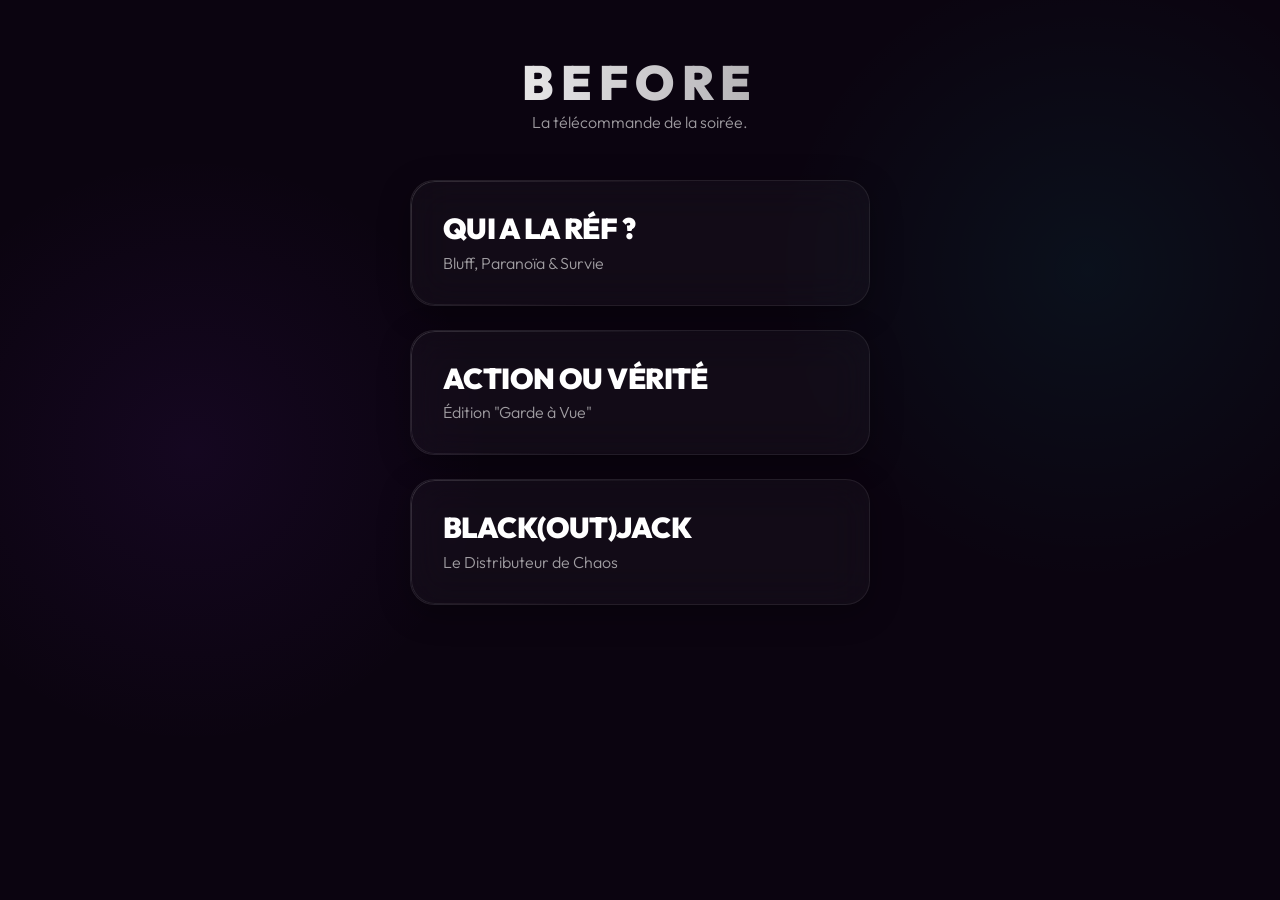
<file: legacy.html>
<!DOCTYPE html>
<html lang="fr">
<head>
    <meta charset="UTF-8">
    <meta name="viewport" content="width=device-width, initial-scale=1.0, maximum-scale=1.0, user-scalable=no">
    <title>BEFORE | Le Hub Ultime</title>
    <!-- Google Fonts -->
    <link rel="preconnect" href="https://fonts.googleapis.com">
    <link rel="preconnect" href="https://fonts.gstatic.com" crossorigin>
    <link href="https://fonts.googleapis.com/css2?family=Outfit:wght@300;500;700;900&display=swap" rel="stylesheet">
    <!-- CSS -->
    <link rel="stylesheet" href="css/styles.css">
    <!-- Meta tags for SEO / Social -->
    <meta name="description" content="BEFORE : Le Hub ultime des jeux de soirée de la génération Internet. Bluff, chaos et vérité.">
</head>
<body>
    <div id="app-container">
        
        <!-- Header (Back Button / Logo) -->
        <header id="main-header" class="hidden">
            <button id="back-btn" class="icon-btn">
                <svg width="24" height="24" viewBox="0 0 24 24" fill="none" stroke="currentColor" stroke-width="2" stroke-linecap="round" stroke-linejoin="round"><path d="M19 12H5M12 19l-7-7 7-7"/></svg>
            </button>
            <h1 id="header-title">BEFORE</h1>
            <div class="header-spacer"></div>
        </header>

        <!-- VIEW: HOME (The Hub) -->
        <main id="view-home" class="view active">
            <div class="home-header">
                <h1 class="logo-text">BEFORE</h1>
                <p class="subtitle">La télécommande de la soirée.</p>
            </div>
            
            <div class="games-menu">
                <button class="game-card glass-card" onclick="app.navigateTo('view-ref')">
                    <div class="card-content">
                        <h2>QUI A LA RÉF ?</h2>
                        <p>Bluff, Paranoïa & Survie</p>
                    </div>
                    <div class="neon-accent violet"></div>
                </button>

                <button class="game-card glass-card" onclick="app.navigateTo('view-aov')">
                    <div class="card-content">
                        <h2>ACTION OU VÉRITÉ</h2>
                        <p>Édition "Garde à Vue"</p>
                    </div>
                    <div class="neon-accent cyan"></div>
                </button>

                <button class="game-card glass-card" onclick="app.navigateTo('view-blackjack')">
                    <div class="card-content">
                        <h2>BLACK(OUT)JACK</h2>
                        <p>Le Distributeur de Chaos</p>
                    </div>
                    <div class="neon-accent red"></div>
                </button>
            </div>
        </main>

        <!-- VIEW: QUI A LA RÉF ? -->
        <main id="view-ref" class="view">
            <div class="game-container">
                <div class="setup-state" id="ref-setup">
                    <h2>Génération des rôles...</h2>
                    <p class="instruction">Faites tourner le téléphone.</p>
                    <button class="btn-primary" onclick="refGame.startRound()">Voir mon rôle</button>
                </div>

                <div class="role-state hidden" id="ref-role">
                    <div class="glass-card role-card" id="role-card-press">
                        <p class="instruction">Maintenir enfoncé pour voir le rôle</p>
                        <div class="hidden-content" id="role-secret">
                            <h3 id="role-title">LA RÉF</h3>
                            <p id="role-word">Mot : Tacos</p>
                        </div>
                    </div>
                    <button class="btn-secondary mt-4" onclick="refGame.nextPlayer()">Joueur Suivant</button>
                </div>

                <div class="vote-state hidden" id="ref-vote">
                    <h2>Phase de Vote</h2>
                    <p>À 3, pointez du doigt le PNJ !</p>
                    <div class="countdown" id="ref-countdown">3</div>
                    <button class="btn-alert hidden" id="pnj-alert-btn" onclick="refGame.triggerPnjLastChance()">PNJ DÉMASQUÉ !</button>
                </div>
            </div>
        </main>

        <!-- VIEW: ACTION OU VÉRITÉ -->
        <main id="view-aov" class="view">
            <div class="game-container">
                <div class="intensity-selector" id="aov-setup">
                    <h2>Choisissez l'intensité</h2>
                    <button class="btn-glass soft" onclick="aovGame.play('soft')">SOFT <span>(Échauffement)</span></button>
                    <button class="btn-glass sans-filtre" onclick="aovGame.play('sans-filtre')">SANS FILTRE <span>(Social)</span></button>
                    <button class="btn-glass piratage" onclick="aovGame.play('piratage')">PIRATAGE <span>(Ultime)</span></button>
                </div>
                
                <div class="prompt-display hidden" id="aov-play">
                    <div class="glass-card prompt-card">
                        <span class="badge" id="aov-badge">PIRATAGE</span>
                        <h3 id="aov-question">Montre ton temps d'écran à tout le monde.</h3>
                    </div>
                    <button class="btn-primary mt-4" onclick="aovGame.reset()">Retour</button>
                </div>
            </div>
        </main>

        <!-- VIEW: BLACK(OUT)JACK -->
        <main id="view-blackjack" class="view">
            <div class="game-container center-stage">
                <div class="deck-container">
                    <div class="glass-card playing-card deck-top" onclick="blackjackGame.drawCard()" id="bj-deck">
                        <div class="card-back">
                            <div class="logo-sm">BEFORE</div>
                            <p>Tirer une carte</p>
                        </div>
                    </div>
                </div>

                <div class="drawn-card-container hidden" id="bj-result">
                    <div class="glass-card playing-card drawn" id="bj-active-card">
                        <span class="family-badge" id="bj-family">VIRUS</span>
                        <h3 id="bj-rule">Interdit de prononcer un prénom.</h3>
                        <p class="punishment">Sinon : 1 Gorgée</p>
                    </div>
                    <button class="btn-secondary mt-4" onclick="blackjackGame.resetDeck()">Carte Suivante</button>
                </div>
            </div>
        </main>

    </div>
    <!-- Scripts -->
    <script src="js/app.js"></script>
</body>
</html>
</file>
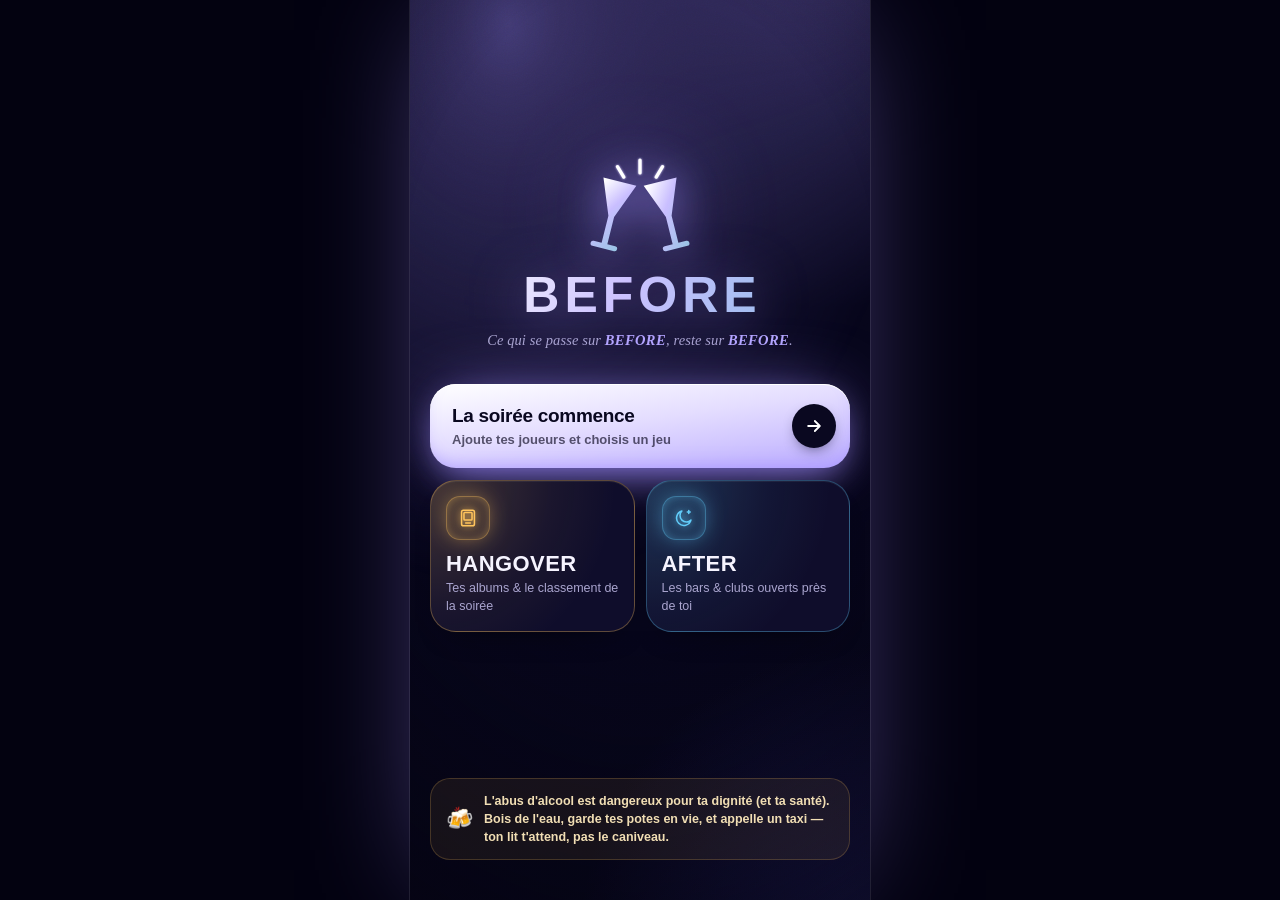
<file: v2.html>
<!DOCTYPE html>
<html lang="fr">
<head>
<meta charset="UTF-8">
<meta name="viewport" content="width=device-width, initial-scale=1.0, maximum-scale=1.0, user-scalable=no, viewport-fit=cover">
<title>BEFORE — Le HUB des soirées</title>
<meta name="description" content="Ce qui se passe sur BEFORE, reste sur BEFORE. Jeux à boire, albums souvenirs et bars ouverts près de toi.">
<!-- démo privée : on ne veut pas de la page dans les moteurs de recherche -->
<meta name="robots" content="noindex, nofollow, noarchive, nosnippet">
<meta name="googlebot" content="noindex, nofollow">
<meta name="theme-color" content="#06051a">
<!-- l'aperçu quand on partage le lien : WhatsApp, iMessage, Instagram -->
<meta property="og:type" content="website">
<meta property="og:site_name" content="BEFORE">
<meta property="og:title" content="BEFORE — Le HUB des soirées">
<meta property="og:description" content="Ce qui se passe sur BEFORE, reste sur BEFORE.">
<meta property="og:image" content="https://flous-dev.github.io/before/og-before.png">
<meta property="og:image:width" content="1200">
<meta property="og:image:height" content="630">
<meta property="og:image:alt" content="Deux verres qui trinquent, et le logo BEFORE.">
<meta name="twitter:card" content="summary_large_image">
<meta property="og:url" content="https://flous-dev.github.io/before/before.html">
<!-- ajouté à l'écran d'accueil iOS : plein écran, sans barre Safari -->
<meta name="apple-mobile-web-app-capable" content="yes">
<meta name="mobile-web-app-capable" content="yes">
<meta name="apple-mobile-web-app-status-bar-style" content="black-translucent">
<meta name="apple-mobile-web-app-title" content="BEFORE">
<link rel="apple-touch-icon" href="icon-180.png">
<link rel="icon" href="favicon-32.png" sizes="32x32">
<link rel="manifest" href="manifest.webmanifest">
<style>
  /* ============================================================
     BEFORE — système visuel « Enseigne »
     L'app est une enseigne allumée dans une pièce sombre, comme
     les deux verres de l'icône.
     · Une lumière par jeu : --amb colore le halo, les bordures et
       l'action principale de tout l'écran (voir amb() dans le script).
     · Une seule chose « allumée » par écran : l'action principale,
       pleine et claire, à l'encre sombre. Le reste est du verre éteint.
     · Trois voix : titres en capitales condensées (l'affiche), texte
       courant en système, apartés en serif italique.
     ============================================================ */
  :root{
    /* fonds */
    --bg:#06051a;
    --bg2:#0d0b26;
    --night:#15123a;
    --panel:#0f0d2b;
    --ink:#0a0820;          /* le texte posé sur une surface allumée */

    /* identité violette */
    --violet:#7a64ee;
    --violet2:#b5a7ff;
    --violetD:#4a3bb5;
    --blue:#3a37a0;
    --accent:#8f7bf5;

    /* les tubes : une couleur par jeu, toutes à la même intensité */
    --gold:#ffc45c;
    --gold2:#e89a3c;
    --cyan:#62cdfa;
    --cyan2:#3f9be0;
    --mint:#5fe3ab;
    --coral:#ff7193;

    /* composantes rgb, pour les teintes translucides */
    --rgb-violet:160,140,255;
    --rgb-gold:255,196,92;
    --rgb-cyan:98,205,250;
    --rgb-mint:95,227,171;
    --rgb-coral:255,113,147;

    /* texte & surfaces */
    --txt:#f6f4ff;
    --muted:#aaa5cf;
    --card:rgba(255,255,255,.045);
    --card2:rgba(255,255,255,.08);
    --line:rgba(255,255,255,.09);
    --line2:rgba(255,255,255,.17);

    --good:#5fe3ab;
    --bad:#ff7193;

    --r-xl:26px; --r-lg:20px; --r-md:16px; --r-sm:12px;

    --f-display:"Avenir Next Condensed","DIN Condensed","Roboto Condensed","sans-serif-condensed","Arial Narrow",sans-serif;
    --f-serif:ui-serif,"New York","Iowan Old Style",Georgia,"Times New Roman",serif;
    --f-body:-apple-system,BlinkMacSystemFont,"SF Pro Text","Segoe UI",Inter,Roboto,sans-serif;
    --ease:cubic-bezier(.16,1,.3,1);
  }

  *{box-sizing:border-box;-webkit-tap-highlight-color:transparent;}
  html,body{margin:0;height:100%;}
  /* iOS : 100% se mesure sur l'écran SANS la barre d'outils Safari, donc le bas
     de l'app passe dessous et devient inatteignable. dvh suit la barre. */
  @supports (height:100dvh){ html,body{height:100dvh;} }
  body{
    font-family:var(--f-body);
    background:#030210;color:var(--txt);overflow:hidden;
    -webkit-font-smoothing:antialiased;text-rendering:optimizeLegibility;
  }
  .stage{width:100%;height:100%;}

  /* ===== plein écran ===== */
  .phone{position:relative;width:100%;height:100%;background:transparent;border-radius:0;padding:0;box-shadow:none;}
  /* sur un écran large (iPad, ordinateur), l'app garde la largeur d'un téléphone */
  @media (min-width:640px){
    .phone{max-width:460px;margin:0 auto;box-shadow:0 0 0 1px var(--line),0 0 120px -30px rgba(var(--rgb-violet),.5);}
  }
  .screen{
    /* la lumière de la pièce : violette par défaut, changée par amb() */
    --amb:var(--rgb-violet);
    --amb-lit:228,221,255;
    position:relative;width:100%;height:100%;
    background:
      radial-gradient(90% 46% at 100% 104%, rgba(58,55,160,.34), transparent 70%),
      var(--bg);
    overflow:hidden;display:flex;flex-direction:column;
    padding-top:env(safe-area-inset-top);
    padding-bottom:env(safe-area-inset-bottom);
  }
  .screen[data-amb="coral"]{--amb:var(--rgb-coral);--amb-lit:255,208,219;}
  .screen[data-amb="cyan"] {--amb:var(--rgb-cyan); --amb-lit:206,240,255;}
  .screen[data-amb="mint"] {--amb:var(--rgb-mint); --amb-lit:204,249,229;}
  .screen[data-amb="gold"] {--amb:var(--rgb-gold); --amb-lit:255,234,190;}
  /* le halo : la couleur passe par `color`, qui sait se fondre d'un jeu à l'autre
     (un dégradé ne s'anime pas, currentColor si) */
  .screen::before{
    content:"";position:absolute;inset:-22%;z-index:0;pointer-events:none;opacity:.4;
    color:rgb(var(--amb));transition:color 1s ease;
    /* le point d'inflexion (30%) adoucit la retombée : pas de bord visible */
    background:
      radial-gradient(64% 44% at 30% 17%, currentColor, 36%, transparent),
      radial-gradient(48% 30% at 78% 9%, currentColor, 36%, transparent);
    animation:aurora 30s ease-in-out infinite alternate;
    will-change:transform;
  }
  @keyframes aurora{
    0%  {transform:translate3d(0,0,0)      scale(1);}
    50% {transform:translate3d(-4%,3%,0)   scale(1.08);}
    100%{transform:translate3d(4%,-2%,0)   scale(1.03);}
  }
  /* grain très léger : casse les aplats */
  .screen::after{
    content:"";position:absolute;inset:0;z-index:1;pointer-events:none;opacity:.2;
    mix-blend-mode:overlay;
    background-image:url("data:image/svg+xml,%3Csvg xmlns='http://www.w3.org/2000/svg' width='160' height='160'%3E%3Cfilter id='n'%3E%3CfeTurbulence type='fractalNoise' baseFrequency='0.9' numOctaves='2' stitchTiles='stitch'/%3E%3C/filter%3E%3Crect width='160' height='160' filter='url(%23n)' opacity='0.55'/%3E%3C/svg%3E");
  }
  .screen>.vignette{
    position:absolute;inset:0;z-index:1;pointer-events:none;
    background:radial-gradient(130% 90% at 50% 34%,transparent 40%,rgba(3,2,12,.7) 100%);
  }

  /* ===== app viewport ===== */
  #app{position:relative;z-index:2;flex:1;overflow-y:auto;overflow-x:hidden;-webkit-overflow-scrolling:touch;}
  #app::-webkit-scrollbar{display:none;}
  .view{min-height:100%;padding:10px 20px 30px;display:flex;flex-direction:column;}
  /* place réservée sous le contenu pour que le bouton photo ne couvre rien */
  .view.has-cam{padding-bottom:88px;}
  /* l'écran arrive en cascade : chaque bloc monte un instant après le précédent.
     Règle placée tôt : toute animation propre à un composant passe devant. */
  .view>*{animation:fade .44s var(--ease) both;}
  .view>:nth-child(2){animation-delay:.03s;}
  .view>:nth-child(3){animation-delay:.06s;}
  .view>:nth-child(4){animation-delay:.09s;}
  .view>:nth-child(5){animation-delay:.12s;}
  .view>:nth-child(6){animation-delay:.15s;}
  .view>:nth-child(7){animation-delay:.18s;}
  .view>:nth-child(n+8){animation-delay:.21s;}
  @keyframes fade{from{opacity:0;transform:translateY(10px);}to{opacity:1;transform:none;}}

  /* ===== typographie ===== */
  h1{font-size:26px;margin:0;font-weight:800;letter-spacing:-.3px;}
  /* le titre d'écran : capitales condensées, comme sur une affiche de soirée */
  h2{
    font-family:var(--f-display);font-size:28px;margin:0 0 2px;font-weight:800;
    text-transform:uppercase;letter-spacing:.015em;line-height:1.08;text-wrap:balance;
  }
  h3{font-size:16px;margin:0;font-weight:750;letter-spacing:-.2px;}
  p{margin:0;line-height:1.5;}
  .muted{color:var(--muted);font-size:14px;}
  .center{text-align:center;}
  .eyebrow{
    font-size:10.5px;font-weight:800;letter-spacing:2.2px;text-transform:uppercase;
    color:rgb(var(--amb));margin-bottom:3px;
  }
  /* un pictogramme de jeu dans un titre : le même tube que sur l'écran des jeux */
  .gi{display:inline-flex;flex:none;width:1em;height:1em;vertical-align:-.12em;margin-right:.3em;
    color:rgb(var(--amb));filter:drop-shadow(0 0 6px rgba(var(--amb),.75));}
  .gi svg,.glyph svg{width:100%;height:100%;display:block;fill:none;stroke:currentColor;
    stroke-width:1.7;stroke-linecap:round;stroke-linejoin:round;}
  .gi svg .f,.glyph svg .f{fill:currentColor;stroke:none;}

  .logo{
    font-weight:900;font-size:50px;letter-spacing:5px;padding-left:5px;line-height:1.05;
    background:linear-gradient(115deg,#ffffff 4%,#cbc1ff 46%,#8ebbe8 96%);
    -webkit-background-clip:text;background-clip:text;color:transparent;
    text-align:center;filter:drop-shadow(0 6px 26px rgba(var(--rgb-violet),.5));
  }
  .tag{text-align:center;color:var(--muted);font-size:12.5px;letter-spacing:3px;text-transform:uppercase;margin-top:2px;}
  /* slogan : serif italique pour contraster avec le logo, compact mais lisible */
  .slogan{
    text-align:center;margin-top:9px;line-height:1.4;
    font-family:var(--f-serif);
    font-style:italic;font-size:14.5px;letter-spacing:.1px;
    color:var(--muted);
    text-wrap:balance;                 /* si ça passe à la ligne, les deux lignes restent équilibrées */
  }
  @media (max-width:360px){ .slogan{font-size:13px;} }
  .slogan b{font-weight:600;font-style:italic;color:var(--violet2);letter-spacing:.4px;}

  /* ===== l'enseigne : les deux verres de l'icône ===== */
  .mark{display:block;margin:0 auto;overflow:visible;
    filter:drop-shadow(0 4px 20px rgba(var(--rgb-violet),.85)) drop-shadow(0 0 46px rgba(var(--rgb-violet),.45));}
  .mark__choc{filter:drop-shadow(0 0 5px #d6ceff);}
  .hero .mark{width:104px;height:auto;margin-bottom:14px;}
  /* de temps en temps, le tube grésille */
  .hero .mark__choc{animation:gresille 6.5s linear 2s infinite;}
  @keyframes gresille{0%,91%,100%{opacity:1;}92%{opacity:.25;}93.5%{opacity:1;}95%{opacity:.45;}96.5%{opacity:1;}}

  /* ===== intro / splash : les verres trinquent, l'enseigne s'allume ===== */
  .intro{
    position:absolute;inset:0;z-index:60;
    display:flex;flex-direction:column;align-items:center;justify-content:center;
    background:radial-gradient(1200px 800px at 50% 38%,#211a55 0%,#0c0a22 55%,#040310 100%);
    animation:introOut .55s cubic-bezier(.7,0,.84,0) 2.5s forwards;
  }
  .intro__glow{
    position:absolute;width:360px;height:360px;border-radius:50%;margin-top:-90px;
    background:radial-gradient(circle,rgba(var(--rgb-violet),.42),rgba(var(--rgb-cyan),.07) 45%,rgba(var(--rgb-violet),0) 68%);
    opacity:0;transform:scale(.6);filter:blur(8px);
    animation:introGlow 1.5s var(--ease) .55s forwards;
  }
  .intro .mark{position:relative;width:150px;height:auto;margin-bottom:22px;}
  .intro .vL{transform-origin:313px 800px;animation:trinqueL .95s cubic-bezier(.3,1.55,.5,1) .1s both;}
  .intro .vR{transform-origin:711px 800px;animation:trinqueR .95s cubic-bezier(.3,1.55,.5,1) .1s both;}
  @keyframes trinqueL{from{opacity:0;transform:translateX(-90px) rotate(-18deg);}40%{opacity:1;}to{opacity:1;transform:none;}}
  @keyframes trinqueR{from{opacity:0;transform:translateX(90px) rotate(18deg);}40%{opacity:1;}to{opacity:1;transform:none;}}
  .intro .mark__choc{animation:etincelle .8s linear .62s both;}
  @keyframes etincelle{0%{opacity:0;}14%{opacity:1;}26%{opacity:.2;}40%{opacity:1;}54%{opacity:.55;}66%,100%{opacity:1;}}
  .intro .logo{
    position:relative;font-size:54px;opacity:0;
    letter-spacing:16px;transform:scale(1.1);
    animation:introLogo 1.1s var(--ease) .7s forwards;
  }
  .intro .tag{opacity:0;transform:translateY(8px);animation:introTag .8s var(--ease) 1.1s forwards;}
  .intro .slogan{
    margin-top:14px;padding:0 26px;
    opacity:0;transform:translateY(8px);
    animation:introSlogan .7s var(--ease) 1.15s forwards;
  }
  @keyframes introSlogan{to{opacity:1;transform:translateY(0);}}
  @keyframes introLogo{
    0%{opacity:0;letter-spacing:16px;transform:scale(1.1);}
    55%{opacity:1;}
    100%{opacity:1;letter-spacing:6px;transform:scale(1);}
  }
  @keyframes introGlow{0%{opacity:0;transform:scale(.6);}50%{opacity:1;transform:scale(1);}100%{opacity:.7;transform:scale(1.05);}}
  @keyframes introTag{to{opacity:1;transform:translateY(0);}}
  @keyframes introOut{to{opacity:0;transform:scale(1.05);visibility:hidden;pointer-events:none;}}
  @media (prefers-reduced-motion:reduce){
    .screen::before{animation:none;transition:none;}
    .view>*,.btn.game,.btn.game .glyph svg,.hero .mark__choc{animation:none;}
    .shakeko,.stamp,.pulseok,.pcard,.pcard.mini.neuve{animation:none;}
    .intro{animation:introOut .4s ease 1.2s forwards;}
    .intro__glow,.intro .logo,.intro .tag,.intro .slogan,.intro .vL,.intro .vR,.intro .mark__choc{animation:introFadeIn .5s ease both;}
    @keyframes introFadeIn{from{opacity:0;}to{opacity:1;}}
    .intro .logo{letter-spacing:6px;transform:none;}
  }

  /* ============================================================
     BOUTONS
     Un seul bouton « allumé » par écran (l'action principale).
     Tous les autres : verre éteint, juste liseré de la couleur du jeu.
     --tint = composantes rgb de la teinte, réglées par la variante ;
     sans variante, c'est la lumière de la pièce.
     ============================================================ */
  .btn{
    --tint:var(--amb);
    position:relative;display:flex;align-items:center;gap:13px;width:100%;
    cursor:pointer;padding:17px 19px;border-radius:var(--r-lg);
    font-size:16px;font-weight:750;letter-spacing:-.2px;color:var(--txt);
    font-family:inherit;text-align:left;overflow:hidden;
    border:1px solid rgba(var(--tint),.32);
    background:
      radial-gradient(120% 170% at 0% 0%,rgba(var(--tint),.22) 0%,rgba(var(--tint),.05) 50%,transparent 76%),
      var(--panel);
    box-shadow:0 16px 34px -26px rgba(0,0,0,.95),inset 0 1px 0 rgba(255,255,255,.06);
    transition:transform .15s cubic-bezier(.2,.9,.2,1),border-color .2s,box-shadow .2s,filter .2s;
  }
  .btn:active{transform:scale(.975);border-color:rgba(var(--tint),.7);
    box-shadow:0 0 26px -8px rgba(var(--tint),.75),inset 0 1px 0 rgba(255,255,255,.06);}
  .btn:focus-visible,.back:focus-visible,.selcard:focus-visible{outline:2px solid rgb(var(--amb));outline-offset:3px;}
  .btn .ico{font-size:24px;line-height:1;flex:none;}
  .btn .col{display:flex;flex-direction:column;gap:3px;min-width:0;}
  .btn .col small{font-weight:500;font-size:12.5px;color:var(--muted);letter-spacing:0;line-height:1.35;}
  .btn.sm{padding:13px 16px;font-size:14.5px;border-radius:var(--r-md);gap:10px;}
  .btn.sm .ico{font-size:18px;}
  .btn .gi{width:20px;height:20px;margin:0;color:rgb(var(--tint));filter:drop-shadow(0 0 5px rgba(var(--tint),.7));}

  /* teintes de section — seule la variable change */
  .btn.gold{--tint:var(--rgb-gold);}
  .btn.cyan{--tint:var(--rgb-cyan);}
  .btn.mint{--tint:var(--rgb-mint);}
  .btn.danger{--tint:var(--rgb-coral);}
  .btn.alt{--tint:var(--amb);}
  /* l'action mise en avant quand l'écran n'a pas de bouton allumé : le tube brille, sans être plein */
  .btn.accent{--tint:var(--amb);border-color:rgba(var(--tint),.75);
    background:linear-gradient(135deg,rgba(var(--tint),.4) 0%,rgba(var(--tint),.14) 70%),var(--panel);
    box-shadow:0 0 30px -10px rgba(var(--tint),.9),inset 0 0 18px -8px rgba(var(--tint),.8),inset 0 1px 0 rgba(255,255,255,.1);}
  .btn.ghost{
    --tint:255,255,255;
    background:rgba(255,255,255,.025);border-color:var(--line2);
    box-shadow:none;color:var(--muted);font-weight:650;
  }
  .btn.ghost:active{background:rgba(255,255,255,.07);color:var(--txt);border-color:rgba(255,255,255,.3);box-shadow:none;}

  /* action principale : la seule surface allumée de l'écran */
  .btn.good{
    color:var(--ink);font-weight:800;border:0;justify-content:center;
    background:linear-gradient(172deg,#ffffff 0%,rgb(var(--amb-lit)) 46%,rgb(var(--amb)) 135%);
    box-shadow:
      0 12px 34px -10px rgba(var(--amb),.8),
      0 0 70px -18px rgba(var(--amb),.75),
      inset 0 1px 0 #fff,inset 0 -10px 18px -10px rgba(var(--amb),.75);
  }
  .btn.good .col small{color:rgba(10,8,32,.66);font-weight:600;}
  .btn.good:active{transform:scale(.975);filter:brightness(1.06);
    box-shadow:0 6px 22px -8px rgba(var(--amb),.9),0 0 80px -14px rgba(var(--amb),.9),inset 0 1px 0 #fff;}

  /* ===== les jeux : une enseigne par jeu ===== */
  .btn.game{padding:13px 14px 13px 13px;gap:14px;border-radius:var(--r-xl);min-height:84px;
    border-color:rgba(var(--tint),.3);
    background:
      radial-gradient(70% 190% at 0% 50%,rgba(var(--tint),.24) 0%,rgba(var(--tint),.06) 55%,transparent 80%),
      var(--panel);
    animation:fade .5s var(--ease) both;}
  .btn.game::after{content:"";flex:none;margin-left:auto;width:8px;height:8px;margin-right:6px;
    border-right:2px solid rgba(var(--tint),.75);border-top:2px solid rgba(var(--tint),.75);transform:rotate(45deg);}
  .glyph{
    --g:var(--tint,var(--amb));
    flex:none;width:56px;height:56px;border-radius:17px;padding:13px;color:rgb(var(--g));
    background:rgba(var(--g),.09);border:1px solid rgba(var(--g),.42);
    box-shadow:0 0 24px -6px rgba(var(--g),.75),inset 0 0 16px -7px rgba(var(--g),.8);
  }
  .glyph svg{filter:drop-shadow(0 0 4px rgba(var(--g),.95));}
  .btn.game .col{font-family:var(--f-display);font-size:24px;font-weight:800;letter-spacing:.02em;line-height:1.05;gap:4px;}
  .btn.game .col small{font-family:var(--f-body);font-size:13px;font-weight:500;letter-spacing:0;line-height:1.35;}
  .btn.game.g1{--tint:var(--rgb-violet);animation-delay:.05s;}
  .btn.game.g2{--tint:var(--rgb-coral);animation-delay:.11s;}
  .btn.game.g3{--tint:var(--rgb-cyan);animation-delay:.17s;}
  .btn.game.g4{--tint:var(--rgb-mint);animation-delay:.23s;}
  .btn.game.g5{--tint:var(--rgb-gold);animation-delay:.29s;}
  /* chaque tube s'allume à son tour, avec le petit raté d'un néon */
  .btn.game .glyph svg{animation:allume .7s linear both;}
  .btn.game.g1 .glyph svg{animation-delay:.2s;}
  .btn.game.g2 .glyph svg{animation-delay:.3s;}
  .btn.game.g3 .glyph svg{animation-delay:.4s;}
  .btn.game.g4 .glyph svg{animation-delay:.5s;}
  .btn.game.g5 .glyph svg{animation-delay:.6s;}
  @keyframes allume{0%{opacity:.12;}18%{opacity:1;}30%{opacity:.25;}46%{opacity:1;}58%{opacity:.6;}70%,100%{opacity:1;}}

  /* ===== l'accueil ===== */
  .hero{text-align:center;}
  .btn.cta{padding:20px 14px 20px 22px;border-radius:var(--r-xl);justify-content:flex-start;font-size:19px;letter-spacing:-.3px;}
  .btn.cta .col{gap:4px;}
  .btn.cta .col small{font-size:13px;}
  .btn.cta .go{flex:none;margin-left:auto;width:44px;height:44px;border-radius:50%;padding:12px;
    background:var(--ink);color:#fff;box-shadow:0 6px 16px -8px rgba(10,8,32,.9);}
  .btn.cta .go svg{width:100%;height:100%;display:block;fill:none;stroke:currentColor;stroke-width:2.2;stroke-linecap:round;stroke-linejoin:round;}
  /* les deux portes secondaires, côte à côte */
  .btn.tile{flex-direction:column;align-items:flex-start;gap:12px;padding:15px 15px 16px;border-radius:var(--r-xl);height:100%;}
  .btn.tile .glyph{width:44px;height:44px;border-radius:14px;padding:10px;}
  .btn.tile .col{font-family:var(--f-display);font-size:22px;font-weight:800;letter-spacing:.02em;line-height:1.05;gap:5px;}
  .btn.tile .col small{font-family:var(--f-body);font-size:12.5px;font-weight:500;letter-spacing:0;line-height:1.38;}

  /* état désactivé — après toutes les variantes pour les neutraliser */
  .btn:disabled,.btn:disabled:active{
    background:rgba(255,255,255,.03);color:var(--muted);opacity:.6;
    box-shadow:none;border:1px solid var(--line);cursor:default;transform:none;filter:none;
  }
  .btn:disabled::before{display:none;}

  /* ===== surfaces ===== */
  .card{
    background:linear-gradient(180deg,rgba(255,255,255,.06),rgba(255,255,255,.022));
    border:1px solid var(--line);border-radius:var(--r-xl);padding:18px;
    box-shadow:inset 0 1px 0 rgba(255,255,255,.06);
  }
  /* teintes de section : base opaque pour que la couleur reste lisible sur le halo.
     La lumière tombe d'en haut, comme sous une enseigne. */
  .card.tint-violet,.card.tint-coral,.card.tint-cyan,.card.tint-gold{
    background:radial-gradient(120% 80% at 50% 0%,rgba(var(--tint),.22),rgba(var(--tint),.04) 60%,transparent 82%),var(--panel);
    border-color:rgba(var(--tint),.32);
    box-shadow:0 24px 50px -34px rgba(var(--tint),.9),inset 0 1px 0 rgba(255,255,255,.07);
  }
  .card.tint-violet{--tint:var(--rgb-violet);}
  .card.tint-coral{--tint:var(--rgb-coral);}
  .card.tint-cyan{--tint:var(--rgb-cyan);}
  .card.tint-gold{--tint:var(--rgb-gold);}
  .row{display:flex;gap:10px;align-items:center;}
  /* deux boutons côte à côte gardent la même hauteur, même si l'un passe sur deux lignes */
  .row>.btn{align-self:stretch;}
  .pill{padding:7px 13px;border-radius:999px;background:var(--night);border:1px solid var(--line);font-size:13px;font-weight:650;}

  input,textarea{
    width:100%;background:rgba(255,255,255,.05);border:1px solid var(--line2);border-radius:var(--r-md);
    color:var(--txt);padding:15px 16px;font-size:16px;font-family:inherit;font-weight:600;outline:none;
    transition:border-color .18s,box-shadow .18s,background .18s;
  }
  input::placeholder{color:rgba(255,255,255,.3);font-weight:500;}
  input:focus,textarea:focus{border-color:rgba(var(--amb),.75);background:rgba(var(--amb),.09);
    box-shadow:0 0 0 3px rgba(var(--amb),.16),0 0 26px -10px rgba(var(--amb),.8);}

  /* ===== saisie des joueurs ===== */
  .prow{display:flex;gap:9px;align-items:center;margin-bottom:9px;}
  .pnum{
    width:32px;height:32px;flex:none;border-radius:50%;display:flex;align-items:center;justify-content:center;
    font-family:var(--f-display);font-size:17px;font-weight:800;color:rgb(var(--amb));
    background:rgba(var(--amb),.1);border:1px solid rgba(var(--amb),.4);
  }
  .prm{
    width:44px;height:44px;flex:none;border-radius:14px;display:flex;align-items:center;justify-content:center;
    font-size:15px;font-weight:700;cursor:pointer;color:var(--bad);
    background:rgba(var(--rgb-coral),.09);border:1px solid rgba(var(--rgb-coral),.26);transition:transform .12s,background .15s;
  }
  .prm:active{transform:scale(.9);background:rgba(var(--rgb-coral),.22);}

  /* ===== barre de titre ===== */
  .topbar{display:flex;align-items:center;gap:13px;margin-bottom:14px;padding-top:2px;min-height:44px;}
  /* le « ‹ » du texte est remplacé par un chevron dessiné : même trait partout */
  .back{
    width:42px;height:42px;flex:none;border-radius:50%;
    background:rgba(255,255,255,.05);border:1px solid var(--line2);
    display:flex;align-items:center;justify-content:center;font-size:0;
    cursor:pointer;color:var(--txt);transition:transform .12s,background .15s,border-color .15s;
  }
  .back::before{content:"";width:9px;height:9px;margin-left:4px;border-radius:1px;
    border-left:2.2px solid currentColor;border-bottom:2.2px solid currentColor;transform:rotate(45deg);}
  .back:active{transform:scale(.9);background:rgba(var(--amb),.22);border-color:rgba(var(--amb),.6);}

  .prevention{
    margin-top:auto;
    background:rgba(var(--rgb-gold),.07);
    border:1px solid rgba(var(--rgb-gold),.2);border-radius:var(--r-lg);padding:13px 15px;
    font-size:12.5px;color:#f1deb4;display:flex;gap:11px;align-items:center;line-height:1.45;
  }
  .btn.ghost .gi{color:var(--muted);filter:none;}

  /* ===== sélection ===== */
  .grid2{display:grid;grid-template-columns:1fr 1fr;gap:11px;}
  /* nombre impair de cartes : la dernière prend toute la largeur au lieu de rester orpheline */
  .grid2 > :last-child:nth-child(odd){grid-column:1/-1;}
  .selcard{
    background:linear-gradient(180deg,rgba(255,255,255,.06),rgba(255,255,255,.022));
    border:1px solid var(--line);border-radius:var(--r-lg);padding:18px 12px;text-align:center;
    cursor:pointer;transition:transform .14s,border-color .18s,background .18s,box-shadow .18s;
  }
  .selcard:active{transform:scale(.96);}
  .selcard.on{
    border-color:rgba(var(--amb),.8);
    background:radial-gradient(120% 90% at 50% 0%,rgba(var(--amb),.28),rgba(var(--amb),.06) 70%),var(--panel);
    box-shadow:0 0 26px -8px rgba(var(--amb),.8),inset 0 1px 0 rgba(255,255,255,.08);
  }
  .selcard .e{font-size:29px;line-height:1.1;}
  .selcard div{font-weight:700;font-size:13.5px;margin-top:7px;}
  .selcard small{display:block;margin-top:4px;font-size:11.5px;font-weight:500;color:var(--muted);letter-spacing:0;}

  .stepper{
    display:flex;align-items:center;gap:14px;justify-content:space-between;
    background:rgba(0,0,0,.28);border:1px solid var(--line);border-radius:var(--r-md);padding:9px 12px;
  }
  .stepper button{
    width:40px;height:40px;border-radius:50%;border:1px solid rgba(255,255,255,.14);
    color:var(--txt);font-size:21px;font-weight:700;cursor:pointer;font-family:inherit;
    background:linear-gradient(160deg,rgba(255,255,255,.13),rgba(255,255,255,.04));
    transition:transform .12s,opacity .15s,background .15s;
  }
  .stepper button:active{transform:scale(.9);background:rgba(255,255,255,.2);}
  .stepper button:disabled{opacity:.22;}
  .stepper .val{font-family:var(--f-display);font-size:28px;font-weight:800;font-variant-numeric:tabular-nums;}

  /* ===== répartition des rôles ===== */
  .rolecard{
    position:relative;overflow:hidden;margin-bottom:10px;padding:15px 16px;
    background:radial-gradient(90% 150% at 0% 0%,rgba(var(--rc),.24) 0%,rgba(var(--rc),.06) 52%,transparent 80%),var(--panel);
    border:1px solid rgba(var(--rc),.3);border-radius:var(--r-lg);
  }
  /* titre et sélecteur sur la même ligne : la carte tient en deux fois moins de hauteur */
  .rolecard__h{display:flex;align-items:center;justify-content:space-between;gap:14px;}
  .rolecard__t{font-family:var(--f-display);font-size:23px;font-weight:800;letter-spacing:.06em;text-transform:uppercase;
    color:rgb(var(--rc));text-shadow:0 0 18px rgba(var(--rc),.6);}
  .rolecard__d{font-size:13px;color:var(--muted);line-height:1.45;margin:7px 0 0;}
  .rolecard .stepper{flex:0 0 auto;gap:10px;padding:5px 7px;border-radius:999px;}
  .rolecard .stepper button{width:34px;height:34px;font-size:19px;}
  .rolecard .stepper .val{font-size:24px;min-width:18px;text-align:center;}
  .rsum{text-align:center;font-size:13px;font-weight:650;color:var(--muted);}
  .rsum.ok{color:var(--good);}
  .rbar{height:4px;border-radius:999px;background:rgba(255,255,255,.08);overflow:hidden;margin-top:9px;}
  .rbar i{display:block;height:100%;border-radius:999px;transition:width .3s var(--ease);
    background:linear-gradient(90deg,rgb(var(--rgb-violet)),rgb(var(--rgb-cyan)));}
  .rbar.ok i{background:linear-gradient(90deg,rgb(var(--rgb-mint)),rgb(var(--rgb-cyan)));box-shadow:0 0 12px rgba(var(--rgb-mint),.8);}

  /* ===== révélation (qui a la ref) ===== */
  .revealStage{
    position:relative;flex:1;border-radius:var(--r-xl);overflow:hidden;border:1px solid rgba(var(--amb),.3);
    background:radial-gradient(110% 70% at 50% 0%,rgba(var(--amb),.16),transparent 70%),var(--panel);
    display:flex;align-items:center;justify-content:center;text-align:center;
    box-shadow:inset 0 1px 0 rgba(255,255,255,.06);
  }
  .revealWord{padding:30px;}
  /* le cache : un rideau qu'on soulève, rayé comme un store baissé */
  .cover{
    position:absolute;inset:0;display:flex;flex-direction:column;align-items:center;justify-content:center;
    cursor:grab;touch-action:none;transition:transform .4s cubic-bezier(.2,.9,.2,1);color:#fff;
    background:
      repeating-linear-gradient(180deg,rgba(255,255,255,.05) 0 2px,transparent 2px 26px),
      linear-gradient(170deg,#7461ea 0%,#4a3bbd 52%,#2a2177 100%);
  }
  .cover::after{
    content:"";position:absolute;inset:0;pointer-events:none;
    background:radial-gradient(120% 60% at 50% 0%,rgba(255,255,255,.18),transparent 62%);
  }
  .cover .hint{position:absolute;bottom:26px;font-size:13px;opacity:.85;}
  .cover .arrow{font-size:38px;opacity:.95;animation:bob 1.4s infinite;}
  @keyframes bob{0%,100%{transform:translateY(0);}50%{transform:translateY(-10px);}}

  /* ===== carte à jouer ===== */
  .pcard{
    width:150px;height:210px;background:linear-gradient(160deg,#fdfcff,#e6e2f3);border-radius:18px;
    display:flex;flex-direction:column;justify-content:space-between;padding:14px 16px;color:#15122e;
    box-shadow:0 24px 48px -24px rgba(0,0,0,.85),0 0 40px -16px rgba(var(--amb),.6),inset 0 1px 0 #fff;margin:0 auto;animation:flip .4s ease;
  }
  @keyframes flip{from{transform:rotateY(90deg);opacity:0;}to{transform:none;opacity:1;}}
  .pcard .v{font-family:var(--f-display);font-size:34px;font-weight:800;line-height:1;}
  .pcard .s{font-size:52px;text-align:center;}
  .pcard.red{color:#d62f55;}
  .pcard .bot{transform:rotate(180deg);font-family:var(--f-display);font-size:34px;font-weight:800;line-height:1;}
  /* les quatre cartes d'un passage de Black(out) Jack, côte à côte */
  .bjrow{display:flex;gap:8px;justify-content:center;align-items:center;}
  .pcard.mini{width:68px;height:95px;padding:8px 9px;border-radius:13px;margin:0;
    justify-content:flex-start;animation:none;}
  .pcard.mini .v{font-size:19px;}
  .pcard.mini .s{font-size:27px;flex:1;display:flex;align-items:center;justify-content:center;}
  .pcard.mini.neuve{animation:flip .4s ease;}
  /* ===== l'enchaînement automatique =====
     Un écran de verdict ne demande rien : il se lit, la barre se vide, et
     l'écran suivant arrive. Un tap n'importe où dessus passe tout de suite. */
  .autobar{height:3px;border-radius:999px;background:rgba(255,255,255,.09);overflow:hidden;cursor:pointer;}
  .autobar i{display:block;height:100%;border-radius:999px;
    background:rgb(var(--amb));box-shadow:0 0 10px rgba(var(--amb),.9);animation:autorun linear forwards;}
  @keyframes autorun{from{width:100%;}to{width:0;}}
  .autohint{font-family:var(--f-serif);font-style:italic;font-size:13px;text-align:center;color:var(--muted);
    margin-top:8px;cursor:pointer;}
  /* la secousse du perdant, et l'annonce du gage qui tombe comme un tampon */
  .shakeko{animation:shakeko .5s cubic-bezier(.36,.07,.19,.97) both;}
  @keyframes shakeko{
    10%,90%{transform:translateX(-2px);}20%,80%{transform:translateX(4px);}
    30%,50%,70%{transform:translateX(-7px);}40%,60%{transform:translateX(7px);}
    0%,100%{transform:none;}}
  .stamp{animation:stamp .46s var(--ease) both;}

  /* ===== la roulette des gages ===== */
  .roue{
    position:relative;height:118px;border-radius:var(--r-xl);overflow:hidden;cursor:pointer;flex:none;
    background:linear-gradient(180deg,#0e0c28,#08071c);border:1px solid var(--line2);
    box-shadow:inset 0 10px 30px -18px rgba(0,0,0,.9);
    -webkit-mask-image:linear-gradient(90deg,transparent,#000 16%,#000 84%,transparent);
            mask-image:linear-gradient(90deg,transparent,#000 16%,#000 84%,transparent);
  }
  .roue__piste{position:absolute;left:0;top:11px;bottom:11px;display:flex;gap:8px;will-change:transform;}
  .rt{
    --tint:var(--rgb-violet);
    flex:0 0 96px;border-radius:16px;display:flex;flex-direction:column;align-items:center;justify-content:center;gap:6px;
    border:1px solid rgba(var(--tint),.4);
    background:radial-gradient(110% 80% at 50% 0%,rgba(var(--tint),.32),rgba(var(--tint),.06) 75%),var(--panel);
  }
  .rt span{font-size:30px;line-height:1;}
  .rt b{font-family:var(--f-display);font-size:16px;font-weight:800;letter-spacing:.08em;text-transform:uppercase;color:rgb(var(--tint));}
  .rt-gage{--tint:var(--rgb-violet);}
  .rt-dur{--tint:var(--rgb-coral);}
  .rt-verite{--tint:var(--rgb-mint);}
  .rt.win{
    border-color:rgb(var(--tint));
    box-shadow:0 0 0 2px rgba(var(--tint),.5),0 0 30px rgba(var(--tint),.7);
    animation:rtwin .6s cubic-bezier(.2,1.4,.4,1) both;
  }
  @keyframes rtwin{0%{transform:scale(1);}45%{transform:scale(1.12);}100%{transform:scale(1.05);}}
  .roue__repere{
    position:absolute;left:50%;top:0;bottom:0;width:2px;margin-left:-1px;pointer-events:none;
    background:linear-gradient(var(--gold),rgba(var(--rgb-gold),.3) 50%,var(--gold));
    box-shadow:0 0 12px rgba(var(--rgb-gold),.8);
  }
  .roue__repere::before,.roue__repere::after{content:"";position:absolute;left:50%;margin-left:-7px;border:7px solid transparent;}
  .roue__repere::before{top:0;border-top-color:var(--gold);}
  .roue__repere::after{bottom:0;border-bottom-color:var(--gold);}
  .gagebtns{animation:fade .42s .1s var(--ease) both;}
  @keyframes stamp{from{opacity:0;transform:scale(1.13) rotate(-1.5deg);}to{opacity:1;transform:none;}}
  .pulseok{animation:pulseok .7s ease both;}
  @keyframes pulseok{from{box-shadow:0 0 0 0 rgba(var(--rgb-mint),.45);}to{box-shadow:0 0 0 20px rgba(var(--rgb-mint),0);}}
  .pcard.slot{background:rgba(255,255,255,.03);border:1px dashed rgba(var(--amb),.4);
    box-shadow:none;color:rgba(var(--amb),.55);font-size:26px;font-weight:800;
    align-items:center;justify-content:center;}
  /* ===== Sniper : la question de culture générale ===== */
  .quizopts{display:flex;flex-direction:column;gap:9px;}
  .quizopts .btn{justify-content:flex-start;text-align:left;}
  .quizrep{display:flex;align-items:center;gap:9px;padding:12px 15px;border-radius:var(--r-md);
    border:1px solid var(--line);background:rgba(255,255,255,.04);
    font-size:14.5px;font-weight:650;color:var(--muted);}
  .quizrep span{width:18px;flex:none;text-align:center;}
  .quizrep.bon{color:var(--good);border-color:rgba(var(--rgb-mint),.45);background:rgba(var(--rgb-mint),.12);}
  .quizrep.faux{color:var(--bad);border-color:rgba(var(--rgb-coral),.4);background:rgba(var(--rgb-coral),.1);}
  .bjdots{display:flex;gap:8px;justify-content:center;}
  .bjdots i{width:9px;height:9px;border-radius:50%;background:rgba(255,255,255,.14);transition:.25s;}
  .bjdots i.now{background:rgb(var(--amb));box-shadow:0 0 0 4px rgba(var(--amb),.18),0 0 12px rgba(var(--amb),.9);}
  .bjdots i.ok{background:var(--mint);}
  .bjdots i.ko{background:var(--coral);}
  .bjq{display:grid;grid-template-columns:1fr 1fr;gap:9px;}
  .bjq .btn{justify-content:center;text-align:center;white-space:nowrap;padding-left:8px;padding-right:8px;}

  /* ===== bouton photo flottant ===== */
  .floatCam{
    /* calé sur .screen, qui porte déjà la marge de sécurité du bas */
    position:absolute;right:18px;bottom:18px;
    width:56px;height:56px;border-radius:50%;z-index:30;padding:15px;
    background:rgba(18,15,46,.88);color:rgb(var(--amb));
    border:1px solid rgba(var(--amb),.55);
    -webkit-backdrop-filter:blur(10px);backdrop-filter:blur(10px);
    display:flex;align-items:center;justify-content:center;cursor:pointer;
    box-shadow:0 16px 32px -16px rgba(0,0,0,.9),0 0 26px -6px rgba(var(--amb),.7),inset 0 0 14px -6px rgba(var(--amb),.7);
    transition:transform .14s,color 1s,border-color 1s,box-shadow 1s;
  }
  .floatCam svg{width:100%;height:100%;display:block;fill:none;stroke:currentColor;stroke-width:1.7;
    stroke-linecap:round;stroke-linejoin:round;filter:drop-shadow(0 0 4px rgba(var(--amb),.9));}
  .floatCam:active{transform:scale(.9);}

  .album{display:grid;grid-template-columns:1fr 1fr;gap:8px;}
  .album img{width:100%;height:110px;object-fit:cover;border-radius:14px;border:1px solid var(--line);}
  .ph{height:110px;border-radius:14px;border:1px dashed var(--line2);display:flex;align-items:center;justify-content:center;color:var(--muted);font-size:12px;}

  /* ===== album « carnet » (Hangover) ===== */
  .albumbook{
    background:radial-gradient(120% 60% at 50% 0%,rgba(var(--rgb-gold),.12),transparent 70%),var(--panel);
    border:1px solid rgba(var(--rgb-gold),.24);border-radius:var(--r-xl);padding:16px 14px;
    box-shadow:0 24px 48px -30px rgba(0,0,0,.95),inset 0 1px 0 rgba(255,255,255,.06);
  }
  .albumbook__cover{display:flex;flex-direction:column;gap:3px;padding:2px 6px 12px;border-bottom:1px dashed var(--line2);margin-bottom:14px;}
  .albumbook__title{font-family:var(--f-display);font-weight:800;font-size:23px;letter-spacing:.02em;text-transform:uppercase;line-height:1.1;}
  .albumbook__meta{font-size:12.5px;color:var(--muted);}
  .albumbook__pages{display:grid;grid-template-columns:1fr 1fr;gap:14px;}
  .polaroid{
    margin:0;background:linear-gradient(180deg,#f8f5ee,#e9e3d6);padding:8px 8px 4px;border-radius:5px;
    transform:rotate(-1.5deg);box-shadow:0 12px 24px -12px rgba(0,0,0,.8);transition:transform .15s;
  }
  .polaroid:nth-child(even){transform:rotate(1.7deg);}
  .polaroid:active{transform:rotate(0) scale(1.03);}
  .polaroid img{width:100%;height:120px;object-fit:cover;border-radius:2px;display:block;}
  .polaroid figcaption{color:#4a4740;font-size:10.5px;font-weight:800;text-align:center;padding:6px 2px 4px;letter-spacing:.8px;text-transform:uppercase;min-height:14px;}
  .album-empty{grid-column:1/-1;text-align:center;padding:26px 0;color:var(--muted);}

  /* ===== pochette de photos empilées ===== */
  /* elle ne contient que des cartes en absolu : sa largeur doit être imposée */
  .photostack{position:relative;height:210px;margin:8px auto 6px;width:280px;max-width:100%;align-self:center;cursor:pointer;transition:transform .15s;}
  .photostack:active{transform:scale(.97);}
  .photostack__card{
    position:absolute;left:50%;top:50%;width:150px;height:170px;margin:-85px 0 0 -75px;
    background:linear-gradient(180deg,#f8f5ee,#e7e1d4);padding:8px 8px 24px;border-radius:5px;
    box-shadow:0 18px 34px -16px rgba(0,0,0,.85);display:flex;align-items:center;justify-content:center;
  }
  .photostack__card img{width:100%;height:100%;object-fit:cover;border-radius:2px;display:block;}
  .photostack__card.s1{transform:rotate(-9deg) translateX(-20px);z-index:1;}
  .photostack__card.s2{transform:rotate(6deg) translateX(20px);z-index:2;}
  .photostack__card.s3{transform:rotate(-1.5deg);z-index:3;}
  .photostack__count{
    position:absolute;right:6px;bottom:2px;z-index:5;color:var(--gold);font-weight:750;font-size:11.5px;
    padding:6px 13px;border-radius:999px;letter-spacing:.3px;
    background:rgba(16,13,40,.92);border:1px solid rgba(var(--rgb-gold),.4);
    box-shadow:0 10px 20px -12px rgba(0,0,0,.9);pointer-events:none;
  }
  .photostack__hint{text-align:center;color:var(--muted);font-size:12.5px;margin-top:2px;}

  /* ===== carte d'une soirée ===== */
  .soiree{
    display:flex;align-items:center;gap:14px;width:100%;text-align:left;cursor:pointer;
    color:var(--txt);font-family:inherit;
    background:linear-gradient(180deg,rgba(255,255,255,.06),rgba(255,255,255,.022));
    border:1px solid var(--line);border-radius:var(--r-lg);padding:12px 14px;
    transition:background .15s,transform .12s,border-color .15s;
  }
  .soiree:active{transform:scale(.985);background:rgba(var(--rgb-gold),.1);border-color:rgba(var(--rgb-gold),.45);}
  .soiree__thumb{position:relative;width:56px;height:56px;flex:0 0 56px;border-radius:13px;overflow:hidden;background:#0b0a20;border:1px solid var(--line2);}
  .soiree__thumb img{width:100%;height:100%;object-fit:cover;display:block;}
  .soiree__thumb .ph{position:absolute;inset:0;border:0;font-size:22px;height:auto;}
  .soiree__body{flex:1;min-width:0;display:flex;flex-direction:column;gap:3px;}
  .soiree__name{font-weight:750;font-size:15.5px;white-space:nowrap;overflow:hidden;text-overflow:ellipsis;}
  .soiree__meta{font-size:12.5px;color:var(--muted);}
  .soiree__chev{color:var(--gold);font-size:20px;flex:0 0 auto;}

  .badge{display:inline-flex;align-items:center;gap:6px;padding:7px 15px;border-radius:999px;font-size:12.5px;font-weight:750;letter-spacing:.3px;}
  .b-ref{background:rgba(var(--rgb-mint),.12);color:var(--good);border:1px solid rgba(var(--rgb-mint),.4);}
  .b-scam{background:rgba(var(--rgb-coral),.12);color:var(--bad);border:1px solid rgba(var(--rgb-coral),.4);}
  .b-pnj{background:rgba(var(--rgb-violet),.14);color:var(--violet2);border:1px solid rgba(var(--rgb-violet),.42);}

  /* ===== listes cliquables ===== */
  .list-pick{display:flex;flex-direction:column;gap:8px;}
  .pick{
    display:flex;justify-content:space-between;align-items:center;
    background:linear-gradient(180deg,rgba(255,255,255,.06),rgba(255,255,255,.022));
    border:1px solid var(--line);border-radius:var(--r-md);padding:15px 16px;
    cursor:pointer;font-weight:700;font-size:16px;transition:background .15s,transform .12s,border-color .15s,box-shadow .15s;
  }
  .pick span{color:rgba(var(--amb),.85);}
  .pick:active{transform:scale(.985);background:rgba(var(--amb),.18);border-color:rgba(var(--amb),.7);
    box-shadow:0 0 24px -8px rgba(var(--amb),.8);}
  .pick.dead{opacity:.28;text-decoration:line-through;pointer-events:none;}

  .toast{
    position:absolute;left:50%;bottom:92px;transform:translateX(-50%) translateY(8px);
    background:rgba(18,15,46,.96);border:1px solid rgba(var(--amb),.45);
    -webkit-backdrop-filter:blur(12px);backdrop-filter:blur(12px);
    padding:12px 18px;border-radius:18px;font-size:13.5px;font-weight:650;z-index:60;
    opacity:0;transition:.28s var(--ease);pointer-events:none;
    /* un message long passe à la ligne au lieu de sortir de l'écran */
    width:max-content;max-width:calc(100% - 32px);text-align:center;line-height:1.35;text-wrap:balance;
    box-shadow:0 18px 36px -18px rgba(0,0,0,.95),0 0 30px -10px rgba(var(--amb),.7);
  }
  .toast.show{opacity:1;transform:translateX(-50%) translateY(0);}

  .big{font-size:38px;font-weight:800;text-align:center;letter-spacing:-1px;}

  /* ===== classement ===== */
  .rank{
    display:flex;align-items:center;gap:12px;padding:13px 15px;border-radius:var(--r-md);
    background:linear-gradient(180deg,rgba(255,255,255,.06),rgba(255,255,255,.022));
    border:1px solid var(--line);margin-bottom:8px;
  }
  .rank .pos{font-size:19px;font-weight:800;width:30px;flex:none;text-align:center;}
  .rank__id{min-width:0;}
  .rank__t{font-size:12px;color:var(--muted);margin-top:2px;line-height:1.3;}

  /* ===== statistiques de fin de soirée ===== */
  .stats{display:grid;grid-template-columns:1fr 1fr;gap:9px;}
  .stat{
    background:linear-gradient(180deg,rgba(255,255,255,.06),rgba(255,255,255,.022));
    border:1px solid var(--line);border-radius:var(--r-md);padding:12px 13px;min-width:0;
  }
  .stat__l{font-size:11px;font-weight:700;letter-spacing:.3px;color:var(--muted);
    text-transform:uppercase;line-height:1.3;}
  .stat__v{font-size:16.5px;font-weight:800;margin-top:6px;
    white-space:nowrap;overflow:hidden;text-overflow:ellipsis;}
  .stat__s{font-size:11.5px;color:var(--muted);margin-top:2px;}
  .statline{
    display:flex;align-items:center;gap:10px;padding:11px 14px;margin-bottom:7px;
    background:linear-gradient(180deg,rgba(255,255,255,.05),rgba(255,255,255,.018));
    border:1px solid var(--line);border-radius:var(--r-md);font-size:13.5px;
  }
  .statline b{margin-left:auto;color:var(--gold);font-weight:750;white-space:nowrap;}
  .rank .g{margin-left:auto;font-weight:750;color:var(--gold);white-space:nowrap;}
  .rank.p1{background:linear-gradient(115deg,rgba(var(--rgb-gold),.2),rgba(var(--rgb-gold),.03));border-color:rgba(var(--rgb-gold),.45);
    box-shadow:0 0 30px -12px rgba(var(--rgb-gold),.7);}
  .rank.p2{background:linear-gradient(115deg,rgba(198,205,220,.12),rgba(198,205,220,.02));border-color:rgba(198,205,220,.26);}
  .rank.p3{background:linear-gradient(115deg,rgba(214,140,96,.14),rgba(214,140,96,.02));border-color:rgba(214,140,96,.3);}

  /* ===== AFTER — où continuer la soirée ===== */
  .filters{display:flex;gap:7px;overflow-x:auto;padding:1px 0 9px;}
  .filters::-webkit-scrollbar{display:none;}
  .flabel{font-size:10.5px;text-transform:uppercase;letter-spacing:1.4px;color:var(--muted);font-weight:750;margin-bottom:5px;}
  .chipf{flex:none;padding:8px 14px;border-radius:999px;border:1px solid var(--line2);
    background:rgba(255,255,255,.04);
    font-size:13px;font-weight:650;color:var(--muted);cursor:pointer;transition:.15s;white-space:nowrap;}
  .chipf.on{color:var(--txt);border-color:rgba(var(--amb),.8);
    background:rgba(var(--amb),.24);
    box-shadow:0 0 18px -8px rgba(var(--amb),.9),inset 0 0 12px -6px rgba(var(--amb),.7);}
  .chipf:active{transform:scale(.95);}
  .fsep{flex:none;width:1px;background:var(--line);margin:4px 2px;}
  .dot{display:inline-block;width:6px;height:6px;border-radius:50%;background:var(--good);margin-right:7px;vertical-align:middle;
    box-shadow:0 0 8px var(--good);}

  .venue{border:1px solid var(--line);border-radius:var(--r-lg);padding:15px 16px;margin-bottom:10px;
    background:linear-gradient(180deg,rgba(255,255,255,.06),rgba(255,255,255,.022));
    box-shadow:inset 0 1px 0 rgba(255,255,255,.05);
    cursor:pointer;transition:transform .12s,border-color .15s;animation:vIn .32s var(--ease) both;}
  .venue:active{transform:scale(.985);border-color:rgba(var(--amb),.6);background:rgba(var(--amb),.1);}
  @keyframes vIn{from{opacity:0;transform:translateY(12px);}to{opacity:1;transform:none;}}
  .venue__top{display:flex;align-items:flex-start;gap:11px;}
  .venue__e{font-size:25px;flex:none;line-height:1.1;}
  .venue__n{font-weight:750;font-size:16.5px;line-height:1.2;}
  .venue__r{margin-left:auto;font-weight:750;color:var(--gold);font-size:13.5px;white-space:nowrap;flex:none;}
  .venue__meta{color:var(--muted);font-size:12.5px;margin-top:3px;}
  .tags{display:flex;gap:6px;flex-wrap:wrap;margin-top:10px;align-items:center;}
  .vtag{font-size:11px;font-weight:650;padding:4px 9px;border-radius:999px;background:rgba(var(--rgb-violet),.13);
    color:var(--violet2);border:1px solid rgba(var(--rgb-violet),.28);}
  .vtag.price{background:rgba(var(--rgb-gold),.11);color:var(--gold);border-color:rgba(var(--rgb-gold),.28);}
  .status{display:inline-flex;align-items:center;gap:5px;font-size:11.5px;font-weight:750;padding:4px 10px;border-radius:999px;}
  .st-open{background:rgba(var(--rgb-mint),.13);color:var(--good);}
  .st-soon{background:rgba(var(--rgb-gold),.13);color:var(--gold);}
  .st-closed{background:rgba(255,255,255,.06);color:var(--muted);}

  .facts{display:grid;grid-template-columns:1fr 1fr;gap:8px;}
  .fact{background:rgba(255,255,255,.04);border:1px solid var(--line);border-radius:14px;padding:11px 13px;}
  .fact small{display:block;color:var(--muted);font-size:10.5px;text-transform:uppercase;letter-spacing:.8px;font-weight:750;margin-bottom:2px;}
  .fact b{font-size:15px;font-weight:700;}
  .review{border:1px solid var(--line);border-radius:var(--r-md);padding:12px 14px;margin-bottom:8px;
    background:linear-gradient(180deg,rgba(255,255,255,.05),rgba(255,255,255,.018));}
  .review .rh{display:flex;align-items:center;gap:8px;font-size:13px;font-weight:750;margin-bottom:4px;}
  .review .rh em{margin-left:auto;color:var(--gold);font-size:12px;font-style:normal;}
  .review p{font-size:13.5px;color:var(--muted);line-height:1.45;}
  .demoNote{font-family:var(--f-serif);font-style:italic;font-size:12.5px;color:var(--muted);text-align:center;line-height:1.4;}

  /* ============================================================
     3 MOTS
     L'écran de jeu sort du flux : celui qui fait deviner tient le
     téléphone normalement, mais le mot doit remplir toute la surface
     pour se lire d'un coup d'œil.
     ============================================================ */
  /* calé sur .screen : les marges de sécurité haute et basse sont déjà prises. */
  #mimelayer{position:absolute;inset:0;z-index:50;display:none;}
  #mimelayer.on{display:block;}
  .mimescreen{
    position:absolute;inset:0;display:flex;flex-direction:column;
    padding:9px calc(14px + env(safe-area-inset-right)) 12px calc(14px + env(safe-area-inset-left));
    background:radial-gradient(90% 46% at 50% 0%,rgba(var(--rgb-mint),.2),transparent 72%),linear-gradient(170deg,#0f0d2b,#06051a);
    text-align:center;overflow:hidden;
  }
  .mimescreen.ok{background:radial-gradient(90% 60% at 50% 30%,#2a7d5c,transparent 80%),linear-gradient(170deg,#17513c,#0a2a1f);}
  .mimescreen.no{background:radial-gradient(90% 60% at 50% 30%,#7a3349,transparent 80%),linear-gradient(170deg,#55263a,#2a121c);}

  /* la croix d'abandon occupe sa propre ligne, tout en haut : loin des deux
     gros boutons du bas, pour qu'on ne coupe pas la manche par mégarde */
  .mimetop{display:flex;align-items:center;gap:10px;flex:none;margin-top:17px;}
  .mimetop .sc{
    font-size:14px;font-weight:800;padding:5px 11px;border-radius:999px;
    background:rgba(255,255,255,.07);border:1px solid var(--line2);white-space:nowrap;
  }
  .mimetop .sc.ok{color:var(--good);border-color:rgba(var(--rgb-mint),.45);}
  .mimetop .sc.no{color:var(--muted);}
  .mimetime{
    flex:1;font-family:var(--f-display);font-size:34px;font-weight:800;line-height:1;font-variant-numeric:tabular-nums;
  }
  .mimetime.hot{color:var(--bad);text-shadow:0 0 18px rgba(var(--rgb-coral),.8);animation:hotbeat .5s ease-in-out infinite;}
  @keyframes hotbeat{0%,100%{transform:scale(1);}50%{transform:scale(1.14);}}
  .mimequit{
    position:absolute;left:50%;top:0;transform:translateX(-50%);z-index:4;
    width:44px;height:22px;display:flex;align-items:center;justify-content:center;
    font-size:15px;color:var(--muted);opacity:.55;cursor:pointer;
  }
  .mimebar{height:4px;border-radius:999px;background:rgba(255,255,255,.1);overflow:hidden;margin:7px 0 0;flex:none;}
  .mimebar i{display:block;height:100%;border-radius:999px;background:linear-gradient(90deg,var(--mint),var(--cyan));transition:width .12s linear;}
  .mimebar.hot i{background:linear-gradient(90deg,var(--coral),var(--gold));}

  /* le mot : il remplit toute la place restante entre le chrono et les boutons */
  .mimeword{
    flex:1;display:flex;align-items:center;justify-content:center;
    font-size:clamp(31px,9.4vw,54px);font-weight:800;line-height:1.14;letter-spacing:-.6px;
    padding:10px 4px;text-wrap:balance;overflow:hidden;
  }
  .mimeregle{flex:none;text-align:center;font-family:var(--f-serif);font-style:italic;font-size:14px;color:var(--muted);margin-bottom:10px;}
  .mimeverdict{font-family:var(--f-display);font-size:clamp(40px,11.5vw,68px);font-weight:800;text-transform:uppercase;letter-spacing:.01em;line-height:1.02;}
  .mimeby{display:block;font-family:var(--f-body);font-size:13px;font-weight:650;opacity:.6;margin-top:12px;letter-spacing:0;text-transform:none;}
  .mimeverdict small{display:block;font-family:var(--f-body);font-size:15px;font-weight:650;opacity:.8;margin-top:10px;letter-spacing:0;text-transform:none;line-height:1.35;}

  /* les deux boutons de celui qui fait deviner : larges, en bas, atteignables au pouce sans
     regarder l'écran. « Trouvé » à droite, c'est celui qu'on cherche vite. */
  .mimeacts{display:flex;gap:10px;flex:none;}
  .mimebtn{
    flex:1;min-height:86px;border-radius:var(--r-lg);cursor:pointer;user-select:none;-webkit-user-select:none;
    display:flex;flex-direction:column;align-items:center;justify-content:center;gap:4px;
    font-size:15px;font-weight:800;letter-spacing:.2px;
    border:1px solid var(--line);background:rgba(255,255,255,.05);color:var(--muted);
    transition:transform .1s ease;
  }
  .mimebtn b{font-size:27px;line-height:1;font-weight:400;}
  .mimebtn:active{transform:scale(.96);}
  /* « Trouvé » est l'action du jeu : c'est lui qui est allumé */
  .mimebtn.ok{
    color:var(--ink);border-color:transparent;
    background:linear-gradient(172deg,#fff 0%,rgb(204,249,229) 46%,rgb(var(--rgb-mint)) 135%);
    box-shadow:0 12px 34px -10px rgba(var(--rgb-mint),.8),0 0 60px -18px rgba(var(--rgb-mint),.8),inset 0 1px 0 #fff;
  }
  .mimebtn.no{
    color:var(--gold);border-color:rgba(var(--rgb-gold),.42);
    background:radial-gradient(120% 120% at 50% 0%,rgba(var(--rgb-gold),.2),rgba(var(--rgb-gold),.05)),var(--panel);
  }

  /* ===== écrans d'accompagnement (portrait) ===== */
  .teamcard{
    display:flex;align-items:center;gap:12px;padding:12px 14px;margin-bottom:8px;
    background:radial-gradient(90% 160% at 0% 50%,rgba(var(--rgb-mint),.18),transparent 75%),var(--panel);
    border:1px solid rgba(var(--rgb-mint),.3);border-radius:var(--r-md);
  }
  .teamcard .n{
    width:28px;height:28px;flex:none;border-radius:50%;display:flex;align-items:center;justify-content:center;
    font-family:var(--f-display);font-size:16px;font-weight:800;color:var(--mint);
    background:rgba(var(--rgb-mint),.13);border:1px solid rgba(var(--rgb-mint),.45);
  }
  .teamcard b{font-size:15px;font-weight:750;}
  .selcard.off{opacity:.32;}
  /* trois boutons côte à côte : ils doivent tenir sur une ligne */
  /* les cinq durées doivent tenir sur une seule ligne, même sur un petit écran */
  .teamacts .btn{white-space:nowrap;justify-content:center;gap:7px;padding-left:10px;padding-right:10px;}
  /* les trois sources de mots doivent tenir sur une ligne */
  .wordlog{display:flex;flex-wrap:wrap;gap:7px;}
  /* sans alcool : les trois jokers de la soirée, grisés une fois grillés */
  /* ===== Action ou Vérité : deux cartes face cachée, on en retourne une ===== */
  .av-qui{text-align:center;}
  .av-qui small{display:block;color:var(--muted);font-size:12px;font-weight:700;letter-spacing:2.5px;text-transform:uppercase;}
  .av-qui b{display:block;margin-top:4px;font-family:var(--f-display);font-size:46px;font-weight:800;text-transform:uppercase;
    letter-spacing:.01em;line-height:1.02;text-wrap:balance;text-shadow:0 0 34px rgba(var(--amb),.55);}
  .av-duo{display:grid;grid-template-columns:1fr 1fr;gap:12px;}
  .av-choix{
    --tint:var(--rgb-coral);
    position:relative;aspect-ratio:3/4;border-radius:var(--r-xl);cursor:pointer;font-family:inherit;color:var(--txt);
    display:flex;flex-direction:column;align-items:center;justify-content:center;gap:10px;padding:14px;
    border:1px solid rgba(var(--tint),.5);overflow:hidden;
    background:radial-gradient(120% 70% at 50% 0%,rgba(var(--tint),.34),transparent 70%),
               linear-gradient(165deg,rgba(var(--tint),.16),rgba(var(--tint),.03)),var(--panel);
    box-shadow:0 22px 40px -26px rgba(var(--tint),.9),inset 0 1px 0 rgba(255,255,255,.1);
    transition:transform .18s ease,box-shadow .18s ease,opacity .2s ease;
  }
  .av-choix::after{content:"";position:absolute;inset:8px;border-radius:calc(var(--r-xl) - 7px);
    border:1px dashed rgba(var(--tint),.34);pointer-events:none;}
  .av-choix.v{--tint:var(--rgb-cyan);}
  .av-choix .ic{font-size:46px;line-height:1;filter:drop-shadow(0 0 14px rgba(var(--tint),.6));}
  .av-choix b{font-family:var(--f-display);font-size:27px;font-weight:800;letter-spacing:.08em;text-transform:uppercase;color:rgb(var(--tint));
    text-shadow:0 0 18px rgba(var(--tint),.7);}
  .av-choix small{font-size:12.5px;color:var(--muted);text-align:center;line-height:1.35;}
  .av-choix:active{transform:scale(.96);}
  .av-choix:focus-visible{outline:2px solid rgb(var(--tint));outline-offset:3px;}
  .av-choix.lit{transform:translateY(-4px) scale(1.03);
    box-shadow:0 0 0 2px rgba(var(--tint),.7),0 0 34px rgba(var(--tint),.65);}
  .av-choix:disabled{opacity:.28;cursor:default;transform:none;box-shadow:none;filter:grayscale(.6);}
  .av-note{text-align:center;font-size:13px;color:var(--gold);}
  .av-carte{
    --tint:var(--rgb-coral);
    border-radius:var(--r-xl);padding:26px 20px 24px;text-align:center;
    border:1px solid rgba(var(--tint),.5);
    background:radial-gradient(120% 60% at 50% 0%,rgba(var(--tint),.28),transparent 70%),var(--panel);
    box-shadow:0 26px 50px -30px rgba(var(--tint),.95);
    animation:flip .45s var(--ease) both;
  }
  .av-carte.v{--tint:var(--rgb-cyan);}
  .av-carte .k{font-family:var(--f-display);font-size:18px;font-weight:800;letter-spacing:.14em;text-transform:uppercase;color:rgb(var(--tint));}
  .av-carte p{margin:14px 0 0;font-size:20px;font-weight:800;line-height:1.38;text-wrap:balance;}
  .av-score{display:flex;justify-content:center;gap:18px;font-size:12.5px;color:var(--muted);font-variant-numeric:tabular-nums;}
  .jokers{display:flex;justify-content:center;gap:10px;font-size:22px;}
  .jokers i{font-style:normal;opacity:.2;filter:grayscale(1);}
  .jokers i.on{opacity:1;filter:none;}
  .gagenom{color:var(--gold);}
  .dette{display:flex;justify-content:space-between;align-items:center;gap:12px;padding:11px 14px;margin-bottom:7px;
    border-radius:14px;border:1px solid var(--line);background:rgba(255,255,255,.035);font-size:14.5px;}
  .dette span{color:var(--gold);font-weight:700;font-size:13px;text-align:right;}
  .wchip{
    display:flex;align-items:center;gap:7px;padding:8px 12px;border-radius:999px;cursor:pointer;
    font-size:13px;font-weight:650;border:1px solid var(--line2);
    background:rgba(255,255,255,.045);color:var(--muted);transition:transform .12s,background .15s;
  }
  .wchip:active{transform:scale(.94);}
  .wchip.ok{color:var(--good);border-color:rgba(var(--rgb-mint),.42);background:rgba(var(--rgb-mint),.12);}

  .spacer{flex:1;}
  .gap{height:12px;}
  .gap-s{height:8px;}

  /* ===== petits écrans (iPhone SE, Safari avec ses barres) =====
     L'accueil et le choix du jeu doivent tenir sans défiler. */
  @media (max-height:700px){
    .hero .mark{width:78px;margin-bottom:9px;}
    .logo{font-size:44px;}
    .btn.cta{padding:16px 12px 16px 19px;font-size:18px;}
    .btn.tile{padding:12px 13px 13px;gap:9px;}
    .btn.tile .glyph{width:38px;height:38px;border-radius:12px;padding:8px;}
    .btn.game{min-height:72px;padding-top:9px;padding-bottom:9px;}
    .btn.game .glyph{width:48px;height:48px;border-radius:15px;padding:11px;}
    .btn.game .col{font-size:22px;}
  }
  @media (max-height:590px){
    .hero .mark{width:60px;margin-bottom:6px;}
    .prevention{font-size:11.5px;padding:10px 13px;}
  }
</style>
</head>
<body>
  <!-- les tracés de l'enseigne (les deux verres de l'icône), définis une fois pour l'intro et l'accueil -->
  <svg width="0" height="0" style="position:absolute" aria-hidden="true"><defs>
    <linearGradient id="gVerre" x1="10%" y1="0%" x2="82%" y2="100%"><stop offset="0" stop-color="#ffffff"/><stop offset=".44" stop-color="#c9beff"/><stop offset="1" stop-color="#9cc6e6"/></linearGradient>
    <path id="coupe" d="M-92 -372H92L16 -178V-26H60A14 14 0 0 1 60 2H-60A14 14 0 0 1 -60 -26H-16V-178Z"/>
  </defs></svg>
  <div class="stage">
  <div class="phone">
    <div class="screen" data-amb="violet">
      <div class="vignette"></div>
      <div id="app"></div>
      <!-- hors de #app : sinon le bouton défile avec le contenu et recouvre les boutons -->
      <div id="camlayer"></div>
      <!-- 3 Mots prend tout l'écran : il lui faut son propre calque -->
      <div id="mimelayer"></div>
      <div class="toast" id="toast"></div>
      <div class="intro" id="intro">
        <div class="intro__glow"></div>
        <svg class="mark" viewBox="230 300 564 536" aria-hidden="true"><g fill="url(#gVerre)"><g class="vL"><use href="#coupe" transform="translate(313 800) rotate(14)"/></g><g class="vR"><use href="#coupe" transform="translate(711 800) rotate(-14)"/></g></g><g class="mark__choc" stroke="#fff" stroke-width="18" stroke-linecap="round"><path d="M512 392V322"/><path d="M424 414 390 358"/><path d="M600 414 634 358"/></g></svg>
        <div class="logo">BEFORE</div>
        <div class="slogan">Ce qui se passe sur <b>BEFORE</b>, reste sur <b>BEFORE</b>.</div>
      </div>
    </div>
  </div>
  </div>

<input type="file" id="camInput" accept="image/*" capture="environment" style="display:none">

<script>
/* ============================================================
   BEFORE — prototype interactif
   ============================================================ */

/* ---------- toujours la dernière version ----------
   GitHub Pages laisse le navigateur garder la page 10 min en cache, et
   l'app ajoutée à l'écran d'accueil peut la garder bien plus longtemps.
   Au lancement, on demande la version publiée sans passer par le cache ;
   si elle est plus récente, on recharge. Uniquement tant qu'aucune partie
   n'a commencé : les joueurs ne sont pas sauvegardés, un rechargement en
   pleine soirée les effacerait. BUILD est tamponné par publier.sh. */
const BUILD='20261109170745';
(function(){
  try{
    fetch('version.txt?t='+Date.now(),{cache:'no-store'})
      .then(r=>r.ok?r.text():'')
      .then(v=>{
        v=(v||'').trim();
        if(!v || v===BUILD) return;
        if(state.players.length) return;               // partie en cours : on ne touche à rien
        const k='before.maj.'+v;
        try{ if(sessionStorage.getItem(k)) return; sessionStorage.setItem(k,'1'); }catch(e){ return; }
        location.replace(location.pathname+'?v='+v+location.hash);   // une seule tentative, jamais de boucle
      }).catch(()=>{});
  }catch(e){}
})();

const state = {
  players: [],            // {name, drinks, gages, reussis, refus, jokers}
  exclus: [],             // virés de la soirée (sans alcool, plus de joker) : ils ne jouent plus, mais restent au récap
  mode:'alcool',          // une faute = un gage ; refusé : gorgées ('alcool') ou joker ('sans')
  stats:null,             // {debut, manches:{qar,sniper,bj}} — voir resetStats
  album: { name:null, photos:[] },
  albums: [],             // soirées terminées : {id, name, photos:[{src,label}], ranking:[{name,drinks}], date}
  ratio:{ref:1,scam:1,pnj:0},
  randomRoles:false,
  theme:null,
  randomTheme:false,
  pairDecks:null,         // paquets de paires mélangés, un par thème (voir drawPair)
  cultureDeck:null,       // questions de culture G déjà posées (voir drawCulture)
  gageDecks:null,         // gages et vérités déjà tombés (voir tireGage)
  roleHist:null,          // qui a été scamer/PNJ récemment (voir pickRole)
  partyEnded:false,       // true quand la soirée est terminée (masque le classement "en cours")
  after:{city:'paris',type:'all',theme:'all',price:'all',openOnly:'open',sort:'dist'},
};

/* ---------- persistance des soirées terminées ---------- */
const ALBUMS_KEY='before.albums';
function loadAlbums(){
  try{ const raw=localStorage.getItem(ALBUMS_KEY); if(raw) state.albums=JSON.parse(raw)||[]; }
  catch(e){ state.albums=[]; }
}
function saveAlbums(){
  try{ localStorage.setItem(ALBUMS_KEY, JSON.stringify(state.albums)); }catch(e){}
}
function getAlbum(id){ return state.albums.find(a=>String(a.id)===String(id)); }
function fmtDate(ts){
  try{ return new Date(ts).toLocaleDateString('fr-FR',{day:'numeric',month:'long',year:'numeric'}); }
  catch(e){ return ''; }
}

/* ---------- contenu des thèmes ----------
   Une paire par ligne, au format « mot REF / mot SCAMER ».
   Pour en ajouter : colle simplement une nouvelle ligne dans le bloc du thème. */
function parsePairs(txt){
  return txt.split('\n').map(l=>l.trim()).filter(Boolean).map(l=>{
    const i=l.indexOf('/');
    return {ref:l.slice(0,i).trim(), scam:l.slice(i+1).trim()};
  });
}
const THEMES = {
  celeb:{label:'Les célébrités',e:'🌟',pairs:parsePairs(`
    Jeffrey Epstein / P Diddy
    Lamine Yamal / Kylian Mbappé
    Emmanuel Macron / Donald Trump
    Squeezie / Inoxtag
    Lionel Messi / Cristiano Ronaldo
    Pablo Escobar / Oussama Ben Laden
    Vladimir Putin / Kim Jong-Un
    Jesus / Benjamin Netanyahu
    iShowSpeed / Kai Cenat
    Bernard Arnault / Nasdas
    Ad Laurent / Maeva Ghennam
    MrBeast / Logan Paul
    Elon Musk / Jeff Bezos
    Mark Zuckerberg / Bill Gates
    Andrew Tate / Khabib Nurmagomedov
    Kim Kardashian / Paris Hilton
    Rihanna / Beyoncé
    Taylor Swift / Ariana Grande
    Justin Bieber / The Weeknd
    Drake / Kanye West
    Travis Scott / Kendrick Lamar
    Eminem / 50 Cent
    Jul / SCH
    Ninho / Gazo
    Booba / Kaaris
    Nekfeu / Orelsan
    Damso / Hamza
    Aya Nakamura / Wejdene
    Léna Situations / Maghla
    Amixem / Michou
    Cyprien / Norman
    McFly / Carlito
    Gotaga / Kameto
    Mastu / Joyca
    Tibo InShape / Seb la Frite
    Neymar / Ronaldinho
    Zinedine Zidane / Thierry Henry
    Erling Haaland / Vinícius Jr.
    Karim Benzema / Olivier Giroud
    Paul Pogba / N'Golo Kanté
    LeBron James / Michael Jordan
    Stephen Curry / Kevin Durant
    Conor McGregor / Mike Tyson
    Usain Bolt / Michael Phelps
    Diego Maradona / Pelé
    Lewis Hamilton / Max Verstappen
    Barack Obama / Joe Biden
    Marine Le Pen / Éric Zemmour
    Nicolas Sarkozy / François Hollande
    Volodymyr Zelensky / Recep Tayyip Erdoğan
    Adolf Hitler / Benito Mussolini
    Saddam Hussein / Mouammar Kadhafi
    Fidel Castro / Che Guevara
    Napoléon Bonaparte / Jules César
    Albert Einstein / Stephen Hawking
    Steve Jobs / Sam Altman
    Michael Jackson / Freddie Mercury
    Elvis Presley / Prince
    Lady Gaga / Madonna
    Britney Spears / Christina Aguilera
    Brad Pitt / Leonardo DiCaprio
    Tom Cruise / Johnny Depp
    Dwayne Johnson / Jason Statham
    Will Smith / Chris Rock
    Jim Carrey / Adam Sandler
    Omar Sy / Jamel Debbouze
    Jean Dujardin / Dany Boon
    Kev Adams / Gad Elmaleh
    Cyril Hanouna / Arthur
    Zendaya / Timothée Chalamet
  `)},
  pays:{label:'Les pays',e:'🌍',pairs:parsePairs(`
    France / Italie
    Espagne / Portugal
    Maroc / Algérie
    États-Unis / Chine
    Brésil / Argentine
    Royaume-Uni / Irlande
    Allemagne / Autriche
    Japon / Corée du Sud
    Russie / Ukraine
    Israël / Palestine
    Inde / Pakistan
    Turquie / Grèce
    Arabie saoudite / Émirats arabes unis
    Belgique / Pays-Bas
    Suisse / Luxembourg
    Suède / Norvège
    Danemark / Finlande
    Pologne / République tchèque
    Hongrie / Roumanie
    Croatie / Serbie
    Mexique / Colombie
    Cuba / Jamaïque
    Chili / Pérou
    Uruguay / Paraguay
    Canada / Australie
    Nouvelle-Zélande / Afrique du Sud
    Égypte / Tunisie
    Sénégal / Côte d'Ivoire
    Nigeria / Ghana
    Kenya / Tanzanie
    Thaïlande / Vietnam
    Indonésie / Philippines
    Iran / Irak
    Liban / Jordanie
    Népal / Bhoutan
    Qatar / Koweït
    Monaco / Vatican
    Islande / Groenland
    Seychelles / Maldives
    Zambie / Zimbabwe
  `)},
  marque:{label:'Les marques',e:'🛍️',pairs:parsePairs(`
    Apple / Samsung
    Nike / Adidas
    Coca-Cola / Pepsi
    McDonald's / Burger King
    Starbucks / Costa Coffee
    KFC / Popeyes
    Red Bull / Monster
    Nutella / Oreo
    Kinder / Haribo
    Levi's / Diesel
    Lacoste / Ralph Lauren
    Louis Vuitton / Gucci
    Chanel / Dior
    Prada / Versace
    Rolex / Patek Philippe
    New Balance / ASICS
    Converse / Vans
    Zara / H&M
    The North Face / Columbia
    Ferrari / Lamborghini
    BMW / Mercedes-Benz
    Porsche / Aston Martin
    Tesla / Porsche
    Red Bull Racing / Ferrari
    Microsoft / Google
    Huawei / Xiaomi
    PlayStation / Xbox
    Nintendo / Sega
    Canon / Nikon
    AirPods / Galaxy Buds
    Instagram / Snapchat
    Spotify / Deezer
    Netflix / Disney+
    Uber / Bolt
    Domino's / Pizza Hut
    Subway / Five Guys
    Puma / Reebok
    Quiksilver / Billabong
    Visa / Mastercard
    Amazon / AliExpress
  `)},
  cine:{label:'Films & séries',e:'🎬',pairs:parsePairs(`
    Harry Potter / Le Seigneur des Anneaux
    Star Wars / Star Trek
    Avengers / Justice League
    Spider-Man / Batman
    Deadpool / Venom
    Fast & Furious / Transformers
    Le Roi Lion / Madagascar
    La Reine des Neiges / Raiponce
    Toy Story / Cars
    Shrek / Kung Fu Panda
    Les Minions / L'Âge de Glace
    Titanic / Avatar
    Interstellar / Gravity
    Inception / Matrix
    Joker / Fight Club
    Scarface / Le Loup de Wall Street
    Pulp Fiction / Kill Bill
    Jurassic Park / King Kong
    Ça / Conjuring
    Scream / Halloween
    Hunger Games / Divergente
    Twilight / After
    Taken / John Wick
    Mission Impossible / James Bond
    Pirates des Caraïbes / Indiana Jones
    Retour vers le futur / Men in Black
    Very Bad Trip / American Pie
    Intouchables / Les Choristes
    Game of Thrones / House of the Dragon
    Breaking Bad / Better Call Saul
    Narcos / Peaky Blinders
    La Casa de Papel / Lupin
    Stranger Things / Dark
    Squid Game / Alice in Borderland
    The Walking Dead / The Last of Us
    Friends / How I Met Your Mother
    The Big Bang Theory / Brooklyn Nine-Nine
    The Office / Modern Family
    Sex Education / Élite
    Emily in Paris / Gossip Girl
    You / Dexter
    Black Mirror / Love, Death & Robots
    Wednesday / La Famille Addams
    Grey's Anatomy / Dr House
    Les Simpson / Family Guy
    South Park / Rick et Morty
    One Piece / Naruto
    Dragon Ball Z / Pokémon
    Demon Slayer / Jujutsu Kaisen
    L'Attaque des Titans / Death Note
  `)},
};
const SNIPER_Q = [
  "Qui est le plus capable d'aimer les pieds ?",
  "Qui est le plus capable de croire aux théories du complot ?",
  "Qui est le plus capable de mentir sur son bodycount ?",
  "Qui est le plus capable de tromper ?",
  "Qui est le plus capable de devenir influenceur ?",
  "Qui est le plus capable de devenir acteur X ?",
  "Qui est le plus capable de quitter la soirée en premier ?",
  "Qui est le plus capable de faire passer sa meuf avant ses potes ?",
  "Qui est le plus capable d'aller en prison ?",
  "Qui est le plus capable de cacher qu'il reparle à son ex ?",
  "Qui est le plus capable d'aller au Babinski ?",
  "Qui est le plus capable de vendre de la drogue ?",
  "Qui est le plus capable de payer un abonnement OF ?",
  "Qui est le plus capable de faire un plan à 3 ?",
  "Qui est le plus capable de faire un badbuzz ?",
  "Qui est le plus capable de devenir une ref ?",
  "Qui est le plus capable de faire de l'inceste ?",
  "Qui est le plus capable de se faire scam ?",
  "Qui est le plus capable de voler ?",
  "Qui est le plus capable de se réveiller et ne pas savoir où il est ?",
  "Qui est le plus capable de parler à toute la boîte ?",
  "Qui est le plus capable de connaître le videur ?",
  "Qui est le plus capable de ne pas se rappeler de cette soirée demain ?",
  "Qui est le plus capable de ghost quelqu'un après avoir couché avec ?",
  "Qui est le plus capable de voler la meuf de son pote ?",
  "Qui est le plus capable de disparaître pendant 3 heures en soirée ?",
  "Qui est le plus capable de se faire virer d'une boîte ?",
  "Qui est le plus capable d'envoyer un message à son ex bourré ?",
  "Qui est le plus capable de poster une story uniquement pour qu'une personne la voie ?",
  "Qui est le plus capable de faire croire qu'il est riche ?",
  "Qui est le plus capable de flamber tout son salaire en un week-end ?",
  "Qui est le plus capable d'avoir deux plans en même temps ?",
  "Qui est le plus capable de ne jamais payer un verre de la soirée ?",
  "Qui est le plus capable de perdre son téléphone en soirée ?",
  "Qui est le plus capable de faire un tatouage sur un coup de tête ?",
  "Qui est le plus capable de se marier en premier ?",
  "Qui est le plus capable de divorcer en premier ?",
  "Qui est le plus capable de finir millionnaire ?",
  "Qui est le plus capable de finir dans une émission de télé-réalité ?",
  "Qui est le plus capable de liker une vieille photo en stalkant quelqu'un ?",
  "Qui est le plus capable de se faire friendzone ?",
  "Qui est le plus capable de tomber amoureux au premier date ?",
  "Qui est le plus capable de se mettre en couple avec quelqu'un rencontré en soirée ?",
  "Qui est le plus capable de quitter sa meuf pour quelqu'un rencontré en soirée ?",
  "Qui est le plus capable de faire semblant de connaître quelqu'un ?",
  "Qui est le plus capable de se faire afficher dans le groupe ?",
  "Qui est le plus capable de se faire refuser l'entrée d'une boîte ?",
  "Qui est le plus capable de quitter son travail sur un coup de tête ?",
  "Qui est le plus capable d'avoir un deuxième téléphone caché ?",
  "Qui est le plus capable de se faire passer pour le pote de quelqu'un de connu ?",
  "Qui est le plus capable de finir par sortir avec quelqu'un qu'il critiquait ?",
  "Qui est le plus capable de faire une dinguerie et réussir à convaincre tout le monde que c'était une bonne idée ?",
  "Qui est le plus capable de finir avec le plus gros casier judiciaire du groupe ?",
  "Qui est le plus capable de se faire passer pour célibataire alors qu'il est en couple ?",
  "Qui est le plus capable d'avoir un compte Instagram secret ?",
  "Qui est le plus capable de parier tout son salaire ?",
  "Qui est le plus capable de prêter beaucoup d'argent à quelqu'un qu'il connaît à peine ?",
  "Qui est le plus capable de changer complètement de vie du jour au lendemain ?",
  "Qui est le plus capable de partir seul à l'autre bout du monde sur un coup de tête ?",
  "Qui est le plus capable de s'inventer une vie juste pour pécho ?",
];
/* ---------- culture générale : la revanche du Sniper ----------
   Une ligne = [question, LA BONNE RÉPONSE, leurre, leurre, leurre].
   La bonne est toujours en première position ici ; à l'écran les quatre
   propositions sont mélangées. Pour en ajouter : une ligne de plus. */
const CULTURE = [
  ["Quelle est la capitale de l'Australie ?","Canberra","Sydney","Melbourne","Perth"],
  ["Quelle est la capitale de la Nouvelle-Zélande ?","Wellington","Auckland","Christchurch","Hamilton"],
  ["Quelle est la capitale du Maroc ?","Rabat","Casablanca","Marrakech","Fès"],
  ["Quelle est la capitale du Nigeria ?","Abuja","Lagos","Kano","Ibadan"],
  ["Quelle est la capitale du Kazakhstan ?","Astana","Almaty","Tachkent","Bichkek"],
  ["Quelle est la capitale de la Turquie ?","Ankara","Istanbul","Izmir","Antalya"],
  ["Quelle est la capitale du Vietnam ?","Hanoï","Hô Chi Minh-Ville","Da Nang","Huế"],
  ["Quelle est la capitale de l'Inde ?","New Delhi","Bombay","Calcutta","Bangalore"],
  ["Quelle est la capitale de l'Écosse ?","Édimbourg","Glasgow","Aberdeen","Dundee"],
  ["Quel pays compte le plus d'habitants ?","L'Inde","La Chine","Les États-Unis","L'Indonésie"],
  ["Quel pays a le plus de fuseaux horaires ?","La France","La Russie","Les États-Unis","La Chine"],
  ["Quel est le plus grand pays d'Afrique ?","L'Algérie","Le Nigeria","L'Égypte","La RD Congo"],
  ["Quel est le plus petit pays du monde ?","Le Vatican","Monaco","Saint-Marin","Nauru"],
  ["Quel est le plus grand désert du monde ?","L'Antarctique","Le Sahara","Le Gobi","L'Arctique"],
  ["Quel est le plus long fleuve d'Europe ?","La Volga","Le Danube","Le Rhin","Le Dniepr"],
  ["Quel est le plus haut sommet d'Afrique ?","Le Kilimandjaro","Le mont Kenya","Le Toubkal","Le mont Cameroun"],
  ["Quel est le plus grand lac d'Afrique ?","Le lac Victoria","Le lac Tanganyika","Le lac Malawi","Le lac Tchad"],
  ["Quel détroit sépare l'Europe de l'Afrique ?","Gibraltar","Le Bosphore","Messine","Ormuz"],
  ["Dans quel pays se trouve Tombouctou ?","Le Mali","Le Niger","Le Sénégal","La Mauritanie"],
  ["Dans quel pays se trouve la cité de Pétra ?","La Jordanie","L'Égypte","Le Liban","L'Arabie saoudite"],
  ["Quelle mer est la plus salée ?","La mer Morte","La mer Rouge","La mer Caspienne","La mer Noire"],
  ["Combien de pays compte l'Union européenne ?","27","28","25","30"],
  ["Qui fut le premier président de la Ve République ?","Charles de Gaulle","Georges Pompidou","René Coty","Vincent Auriol"],
  ["En quelle année a eu lieu le Débarquement en Normandie ?","1944","1942","1943","1945"],
  ["En quelle année est tombé le mur de Berlin ?","1989","1991","1985","1979"],
  ["En quelle année s'est terminée la Première Guerre mondiale ?","1918","1917","1919","1916"],
  ["En quelle année l'homme a-t-il marché sur la Lune ?","1969","1965","1972","1961"],
  ["En quelle année Christophe Colomb a-t-il atteint l'Amérique ?","1492","1498","1453","1515"],
  ["En quelle année Mandela est-il devenu président de l'Afrique du Sud ?","1994","1990","1989","1999"],
  ["Qui a été le premier homme dans l'espace ?","Youri Gagarine","Neil Armstrong","Alan Shepard","John Glenn"],
  ["Quel empereur est mort en exil sur l'île de Sainte-Hélène ?","Napoléon Ier","Napoléon III","Louis-Philippe","Charles X"],
  ["Quel roi de France était surnommé le Roi-Soleil ?","Louis XIV","Louis XVI","Louis XV","François Ier"],
  ["Quelle civilisation a bâti le Machu Picchu ?","Les Incas","Les Aztèques","Les Mayas","Les Olmèques"],
  ["Quelle était la capitale de l'Empire byzantin ?","Constantinople","Rome","Athènes","Alexandrie"],
  ["Quel pharaon a une tombe retrouvée intacte en 1922 ?","Toutânkhamon","Ramsès II","Khéops","Akhenaton"],
  ["Quel pays a donné le droit de vote aux femmes en premier ?","La Nouvelle-Zélande","Les États-Unis","Le Royaume-Uni","La France"],
  ["Comment s'appelait le plus grand navire de Christophe Colomb ?","La Santa María","La Niña","La Pinta","Le Mayflower"],
  ["Qui a peint « La Nuit étoilée » ?","Van Gogh","Monet","Gauguin","Cézanne"],
  ["Qui a sculpté « Le Penseur » ?","Auguste Rodin","Camille Claudel","Michel-Ange","Bartholdi"],
  ["Dans quel musée est exposée la Joconde ?","Le Louvre","Le musée d'Orsay","Le Prado","Les Offices"],
  ["Qui a écrit « L'Étranger » ?","Albert Camus","Jean-Paul Sartre","André Gide","Boris Vian"],
  ["Qui a écrit « Le Petit Prince » ?","Saint-Exupéry","Jules Verne","Albert Camus","Marcel Pagnol"],
  ["Qui a écrit « 1984 » ?","George Orwell","Aldous Huxley","Ray Bradbury","H.G. Wells"],
  ["Qui a écrit « Les Misérables » ?","Victor Hugo","Émile Zola","Balzac","Alexandre Dumas"],
  ["Qui a réalisé « Pulp Fiction » ?","Quentin Tarantino","Martin Scorsese","David Fincher","Guy Ritchie"],
  ["Qui a réalisé « Inception » ?","Christopher Nolan","Denis Villeneuve","Ridley Scott","James Cameron"],
  ["Où se déroule le premier braquage de « La Casa de Papel » ?","Madrid","Barcelone","Séville","Valence"],
  ["Dans quelle ville vivent les Simpson ?","Springfield","Shelbyville","Riverdale","Hawkins"],
  ["Quel est le vrai nom de Stromae ?","Paul Van Haver","Paul Verhaegen","Pierre Van Dyck","Pascal Vanhoutte"],
  ["De quel pays vient le groupe ABBA ?","La Suède","La Norvège","Le Danemark","Les Pays-Bas"],
  ["Quel compositeur est devenu sourd ?","Beethoven","Mozart","Bach","Chopin"],
  ["Qui a composé « Les Quatre Saisons » ?","Vivaldi","Mozart","Bach","Haydn"],
  ["Combien de touches compte un piano classique ?","88","76","92","100"],
  ["Quel est le symbole chimique du fer ?","Fe","Fr","Ir","F"],
  ["Quel est le symbole chimique de l'or ?","Au","Ag","Or","Go"],
  ["Quel est le symbole chimique du potassium ?","K","P","Po","Pt"],
  ["Quelle est la formule chimique du sel de table ?","NaCl","KCl","NaOH","CaCO3"],
  ["Quel gaz est le plus présent dans l'air ?","L'azote","L'oxygène","Le CO2","L'argon"],
  ["Quel métal est liquide à température ambiante ?","Le mercure","Le plomb","L'étain","Le zinc"],
  ["Quelle est la planète la plus chaude du système solaire ?","Vénus","Mercure","Mars","Jupiter"],
  ["Combien de planètes compte le système solaire ?","8","9","7","10"],
  ["Combien de temps met la lumière du Soleil pour nous atteindre ?","8 minutes","8 secondes","1 heure","1 jour"],
  ["Qui a découvert la pénicilline ?","Alexander Fleming","Louis Pasteur","Marie Curie","Robert Koch"],
  ["Que mesure l'échelle de Richter ?","Les séismes","Les ouragans","Les volcans","Les marées"],
  ["Combien de chromosomes possède un être humain ?","46","44","48","23"],
  ["Quel groupe sanguin est donneur universel ?","O négatif","O positif","AB positif","A négatif"],
  ["Combien d'os compte le corps humain adulte ?","206","150","300","412"],
  ["Quel est l'os le plus long du corps humain ?","Le fémur","Le tibia","L'humérus","Le péroné"],
  ["Quel est le plus petit os du corps humain ?","L'étrier","La rotule","Le coccyx","L'enclume"],
  ["Quel organe produit l'insuline ?","Le pancréas","Le foie","Les reins","La rate"],
  ["Combien de cœurs a une pieuvre ?","3","1","2","8"],
  ["Quel est l'animal le plus rapide du monde ?","Le faucon pèlerin","Le guépard","L'espadon","L'aigle royal"],
  ["Quel mammifère a la plus longue gestation ?","L'éléphant","La baleine bleue","La girafe","Le rhinocéros"],
  ["Quel est le seul mammifère capable de vraiment voler ?","La chauve-souris","L'écureuil volant","Le colugo","Le phalanger"],
  ["À combien de degrés Fahrenheit l'eau bout-elle ?","212","100","180","232"],
  ["Quel pays a gagné la première Coupe du monde, en 1930 ?","L'Uruguay","L'Argentine","Le Brésil","L'Italie"],
  ["Quel pays a remporté l'Euro 2016 ?","Le Portugal","La France","L'Allemagne","L'Espagne"],
  ["Quelle ville a accueilli les JO d'été 2012 ?","Londres","Pékin","Rio","Athènes"],
  ["Quelle est la distance d'un marathon ?","42,195 km","40 km","42 km","45,5 km"],
  ["Qui a gagné Roland-Garros le plus de fois ?","Rafael Nadal","Novak Djokovic","Roger Federer","Björn Borg"],
  ["Qui a remporté le plus de Ballons d'Or ?","Lionel Messi","Cristiano Ronaldo","Michel Platini","Johan Cruyff"],
  ["Combien dure un round de boxe professionnelle ?","3 minutes","2 minutes","4 minutes","5 minutes"],
  ["Dans quel sport parle-t-on d'un « albatros » ?","Le golf","Le surf","Le cricket","Le polo"],
  ["Quel est le sport national du Japon ?","Le sumo","Le judo","Le karaté","Le baseball"],
  ["Au Monopoly français, quelle est la case la plus chère ?","La rue de la Paix","Les Champs-Élysées","L'avenue Foch","L'avenue Henri-Martin"],
  ["Avec qui Bill Gates a-t-il fondé Microsoft ?","Paul Allen","Steve Jobs","Steve Wozniak","Larry Page"],
  ["En quelle année est sorti le premier iPhone ?","2007","2005","2009","2010"],
  ["De quel pays vient la marque IKEA ?","La Suède","La Norvège","Le Danemark","La Finlande"],
  ["De quelle région d'Espagne vient la paella ?","Valence","L'Andalousie","La Catalogne","La Galice"],
  ["Quelle est la monnaie de l'Inde ?","La roupie","Le rand","Le baht","Le dinar"],
  ["Quelle est la monnaie du Japon ?","Le yen","Le yuan","Le won","Le baht"],
  ["Dans quel pays a été inventé le papier ?","En Chine","En Égypte","En Grèce","En Inde"],
  ["Lequel de ces fruits contient le plus de vitamine C ?","Le kiwi","L'orange","Le citron","La pomme"],
  ["Combien de minutes y a-t-il dans une journée ?","1440","1200","720","2400"],
  ["Combien de côtés a un dodécagone ?","12","10","20","8"],
];
function resetCultureDeck(){ state.cultureDeck=shuffle(CULTURE.map((_,i)=>i)); }
function drawCulture(){
  if(!state.cultureDeck || !state.cultureDeck.length) resetCultureDeck();
  return CULTURE[state.cultureDeck.pop()];
}
/* ---------- gages & vérités ----------
   Dans les deux modes, une faute se paie d'abord en gage. Un seul paquet, sans
   niveaux : n'importe lequel peut tomber à n'importe quel moment, quel que soit
   le jeu. Aucun ne demande de boire. Le refuser reste possible, mais ça se paie :
   en gorgées avec alcool, en joker sans alcool (voir JOKERS).
   Un peu moins d'une fois sur cinq, le gage laisse la place à une vérité :
   ça doit rester le coup de chance de la soirée.
   Les gages se jouent entre les joueurs, même quand on n'est que tous les
   deux sur un canapé : jamais « quelqu'un dans la soirée ». {J} est remplacé
   au tirage par le prénom d'un autre joueur (voir remplirGage). Les messages
   à un contact du téléphone restent possibles : ils se font de n'importe où. */
const VERITE_CHANCE = .18;

/* Les gages ordinaires. */
const GAGES_NORMAUX = [
  "Faire 10 squats en criant le prénom de son crush.",
  "Faire une déclaration d'amour dramatique à la personne de son choix parmi nous.",
  "Envoyer « tu me manques » à la 5e personne de ses DM.",
  "Parler avec un accent choisi par {J} pendant 2 minutes.",
  "Faire une imitation de quelqu'un du groupe et les autres doivent deviner.",
  "Faire un compliment sincère à {J}.",
  "Lire son dernier message reçu à voix haute.",
  "Laisser {J} choisir sa photo de profil pendant 10 minutes.",
  "Faire à {J} un compliment qu'on ne lui a jamais fait.",
  "À chaque fin de phrase, faire un tour sur toi-même pendant 3 minutes.",
  "Appelle {J} par le prénom de ton ex pendant 5 minutes.",
  "Pendant 5 minutes, terminer chaque phrase par « chef ».",
  "Pendant 3 minutes, parler de toi à la troisième personne.",
  "Pendant 5 minutes, interdiction de dire « oui ».",
  "Faire un discours de 30 secondes expliquant pourquoi tu es la personne la plus importante de la soirée.",
  "Pendant 3 minutes, applaudir chaque fois que quelqu'un finit une phrase.",
  "Inventer un surnom à {J} et l'appeler comme ça pendant 10 minutes.",
  "Envoyer « t'es réveillé(e) ? » à un contact choisi par {J}.",
  "Montrer la dernière photo enregistrée dans ton téléphone.",
  "Laisser {J} écrire un message que tu dois envoyer à un ami.",
  "Mettre à {J} une note de style sur 10, et la justifier devant tout le monde.",
  "Envoyer « j'ai une question mais j'ose pas te la poser » à un contact choisi par {J}.",
  "Avouer à {J} ta toute première impression à son sujet.",
  "Pendant 10 minutes, appeler {J} « mon amour ».",
  "Pendant 10 minutes, répondre à toutes les questions par une autre question.",
  "Faire semblant de ne connaître personne dans la pièce pendant 5 minutes.",
  "Laisser {J} choisir ton prochain verre.",
  "Demander son numéro à {J}, comme si vous vous rencontriez pour la première fois.",
  "Montrer ton temps d'écran.",
  "Faire une déclaration d'amour totalement improvisée à {J}.",
  "Envoyer un vocal de 30 secondes à un crush choisi par {J}.",
  "Faire une photo avec la personne que le groupe pense être ton meilleur match parmi nous.",
  "Faire un compliment à la personne la plus attirante parmi nous selon toi.",
  "Regarder {J} droit dans les yeux et lui annoncer sa note sur 10.",
  "Offrir un verre à {J}.",
  "Dire à {J} qui, parmi nous, ferait le meilleur couple avec toi.",
  "Pendant 30 minutes, chaque fois que quelqu'un prononce ton prénom, tu dois répondre : « Présent, monsieur le président. »",
  "{J} choisit ton nouveau prénom. Tu ne réponds qu'à celui-ci pendant les 30 prochaines minutes.",
  "Pendant 30 minutes, tu dois appeler chaque personne par un surnom différent. Interdiction d'utiliser son vrai prénom.",
  "Dire à {J} le prénom de la personne que tu trouves la plus attirante parmi nous.",
];
/* Les plus corsés : ceux qui demandent le plus de cran. Ils tombent comme les
   autres, au hasard — mais c'est aussi là-dedans qu'on pioche quand le Sniper
   rate sa revanche. Ils valent 1 🔥 comme tous les autres. */
const GAGES_DURS = [
  "Envoyer « faut qu'on parle » à un contact choisi par {J}, puis ne rien expliquer pendant 5 minutes.",
  "Dire à {J} son plus gros red flag.",
  "Envoyer « j'ai fait une connerie » à un contact choisi par {J}.",
  "Faire une passe D à {J}.",
  "Dire à {J}, les yeux dans les yeux : « Tu es mon style » ou « Tu n'es pas mon style », et expliquer pourquoi.",
  "Appeler ton ex et lui demander « tu penses encore à moi ? »",
  "Envoyer « j'ai quelque chose à t'avouer » à ton ex.",
  "Montrer ton historique de likes TikTok.",
  "Demander à {J} quel est son type, puis lui dire lequel de ses critères tu remplis.",
  "Faire un discours improvisé d'une minute expliquant pourquoi tu es célibataire.",
  "Dire à {J} : « Les autres pensent qu'on ferait un beau couple. T'en penses quoi ? »",
  "Révéler au groupe quelque chose que personne ici ne sait sur toi.",
  "Pendant 30 minutes, {J} devient ton manager. Tu dois lui demander son autorisation avant toute décision importante.",
  "Faire un bisou sur la joue à la personne que tu trouves la plus attirante parmi nous.",
  "Pendant 15 minutes, {J} est ton/ta partenaire : tu dois te comporter comme tel.",
  "Smack la personne de ton choix parmi nous.",
  "Le groupe doit choisir la personne sur qui tu vas faire un strip-tease.",
  "Lèche le cou de la personne la plus fraîche parmi nous, selon toi.",
  "Bande-toi les yeux : {J} te fait deviner une partie de son corps.",
];
const GAGES = GAGES_NORMAUX.concat(GAGES_DURS);
const EST_DUR = new Set(GAGES_DURS);

/* ---- les vérités : le coup de chance ---- */
const VERITES = [
  "Qui est la dernière personne que tu as stalkée ?",
  "Ton ex te manque-t-il encore ?",
  "Avec qui dans cette pièce pourrais-tu sortir ?",
  "Qui dans cette pièce ne pourrais-tu absolument jamais dater ?",
  "As-tu déjà trompé quelqu'un ?",
  "As-tu déjà parlé à deux personnes en même temps ?",
  "As-tu déjà menti à ton/ta partenaire pour sortir ?",
  "Quel est ton plus gros red flag ?",
  "Quelle est la pire excuse que tu as utilisée pour éviter quelqu'un ?",
  "As-tu déjà regretté d'avoir couché avec quelqu'un ?",
  "Quel est le dernier mensonge que tu as raconté à ton/ta partenaire ?",
  "Quelle personne de ton passé pourrais-tu rappeler ce soir ?",
  "Qui est la personne la plus attirante dans cette pièce ?",
  "As-tu déjà eu un crush sur le/la partenaire d'un pote ?",
  "Quelle est la chose la plus toxique que tu as faite en couple ?",
  "Quel est ton plus gros turn-on ?",
  "Quel est ton plus gros turn-off ?",
  "As-tu déjà envoyé une photo que tu as immédiatement regrettée ?",
  "Quelle est la personne la plus improbable avec qui tu pourrais coucher ?",
  "As-tu déjà eu un crush sur quelqu'un que tu n'aurais jamais dû ?",
  "As-tu déjà menti sur ton bodycount ?",
  "Quel est le plus gros mensonge que tu as raconté pour séduire quelqu'un ?",
  "Quelle est la personne avec qui tu regrettes le plus d'avoir flirté ?",
  "As-tu déjà été attiré par quelqu'un ici ?",
  "Qui du groupe ne présenterais-tu jamais à tes parents ?",
  "Qui du groupe embrasserais-tu si tu devais choisir ?",
  "Qui du groupe pourrait te voler ton/ta partenaire ?",
  "Qui du groupe est le plus gros mytho ?",
  "Qui du groupe a le plus gros ego ?",
  "Qui du groupe a le plus mauvais goût en matière de partenaires ?",
  "Qui du groupe cache le plus de choses ?",
  "Quelle personne pourrais-tu appeler maintenant pour coucher avec elle ?",
  "Quelle est la personne que tu regrettes le plus d'avoir laissée partir ?",
  "Quelle est la pire chose que tu aies faite à un pote ?",
  "As-tu déjà été la personne avec qui quelqu'un trompait son/sa partenaire ?",
  "Quel est le secret que tu n'as jamais osé dire à ton/ta meilleur(e) ami(e) ?",
  "Si tu devais embrasser quelqu'un ici maintenant, qui choisirais-tu ?",
  "Si tu devais supprimer une personne de ton téléphone pour toujours, qui serait-ce ?",
  "Quel est ton bodycount ?",
  "Tu serais chaud pour un plan à 3 ?",
  "T'as déjà fait des bails avec le même sexe ?",
  "T'as déjà menti sur ton âge juste pour pécho ?",
  "Dernière fois que tu as fait l'amour ? Avec qui ?",
  "Dis la vérité, tu as ramené des capotes avec toi ce soir ?",
];

/* ---- tirage sans doublon : gages et vérités ont chacun leur paquet ---- */
function resetGageDecks(){ state.gageDecks={}; }
function gagePioche(cle, source){
  if(!state.gageDecks) state.gageDecks={};
  let d=state.gageDecks[cle];
  if(!d || !d.length) d=state.gageDecks[cle]=shuffle(source.slice());
  return d.pop();
}
/* `dur` : on veut un gage corsé (la revanche ratée du Sniper). On le prend dans
   le paquet en cours pour qu'aucun gage ne revienne avant que le paquet soit
   vide, et jamais de vérité dans ce cas-là : c'est une sanction, pas un cadeau.
   `corse` (de 0 à 1) dose la sévérité à la place du hasard habituel : la chance
   que ce soit un corsé (le Black(out) Jack, plus dur quand on rate tôt). À 1,
   corsé à coup sûr et pas de vérité ; à 0, jamais de corsé. */
function tireGage(dur, corse){
  if(dur) return { verite:false, dur:true, txt:gageDur() };
  if(typeof corse==='number'){
    if(corse>=1 || Math.random()<corse) return { verite:false, txt:gageDur() };
    return Math.random()<VERITE_CHANCE
      ? { verite:true,  txt:gagePioche('verite', VERITES) }
      : { verite:false, txt:gageLeger() };
  }
  return Math.random()<VERITE_CHANCE
    ? { verite:true,  txt:gagePioche('verite', VERITES) }
    : { verite:false, txt:gagePioche('gage',   GAGES)   };
}
// un gage du paquet en cours qui passe le filtre : corsé, ou au contraire ordinaire
function gageFiltre(ok, secours){
  if(!state.gageDecks) state.gageDecks={};
  for(let essai=0; essai<2; essai++){
    let d=state.gageDecks.gage;
    if(!d || !d.length) d=state.gageDecks.gage=shuffle(GAGES);
    for(let i=d.length-1; i>=0; i--) if(ok(d[i])) return d.splice(i,1)[0];
    d.length=0;                       // le paquet n'en a plus : on le refait
  }
  return secours;
}
function gageDur(){   return gageFiltre(t=>EST_DUR.has(t),  GAGES_DURS[0]); }
function gageLeger(){ return gageFiltre(t=>!EST_DUR.has(t), GAGES_NORMAUX[0]); }

/* ---------- utils ---------- */
const $ = (s,el=document)=>el.querySelector(s);
const app = $('#app');

/* ---------- les pictogrammes ----------
   Dessinés au trait, comme des tubes de néon : ils prennent la couleur du
   jeu (currentColor) et remplacent les emojis là où ils servaient d'icône. */
const _svg = d => `<svg viewBox="0 0 24 24" aria-hidden="true">${d}</svg>`;
const ICO = {
  ref:   _svg('<path d="M3 8.7c0-1.3 1.1-2.2 2.4-2 2.2.4 4.3 1 6.6 1s4.4-.6 6.6-1c1.3-.2 2.4.7 2.4 2 0 4.5-2.2 8.3-5.2 8.3-1.9 0-2.5-1.9-3.8-1.9s-1.9 1.9-3.8 1.9C5.2 17 3 13.2 3 8.7z"/><path d="M6.5 11.2q1.7-1.6 3.4 0-1.7 1.3-3.4 0zM14.1 11.2q1.7-1.6 3.4 0-1.7 1.3-3.4 0z"/>'),
  sniper:_svg('<circle cx="12" cy="12" r="7"/><path d="M12 2.5v4M12 17.5v4M2.5 12h4M17.5 12h4"/><circle class="f" cx="12" cy="12" r="1.6"/>'),
  bj:    _svg('<rect x="10.2" y="3.2" width="9.6" height="13.6" rx="2" transform="rotate(12 15 10)"/><rect x="4.4" y="6.6" width="9.6" height="13.6" rx="2" transform="rotate(-8 9.2 13.4)" style="fill:var(--panel)"/><path class="f" d="M9.2 10.6l2 2.8-2 2.8-2-2.8z" transform="rotate(-8 9.2 13.4)"/>'),
  mots:  _svg('<path d="M4 6.6A2.6 2.6 0 0 1 6.6 4h10.8A2.6 2.6 0 0 1 20 6.6v6.8a2.6 2.6 0 0 1-2.6 2.6H11l-4 3.4V16h-.4A2.6 2.6 0 0 1 4 13.4z"/><circle class="f" cx="8.4" cy="10" r="1"/><circle class="f" cx="12" cy="10" r="1"/><circle class="f" cx="15.6" cy="10" r="1"/>'),
  av:    _svg('<rect x="4.5" y="4.5" width="15" height="15" rx="3.6" transform="rotate(-9 12 12)"/><g class="f" transform="rotate(-9 12 12)"><circle cx="8.7" cy="8.7" r="1.15"/><circle cx="15.3" cy="15.3" r="1.15"/><circle cx="12" cy="12" r="1.15"/><circle cx="15.3" cy="8.7" r="1.15"/><circle cx="8.7" cy="15.3" r="1.15"/></g>'),
  album: _svg('<rect x="5" y="3.5" width="14" height="17" rx="2"/><rect x="7.6" y="6.1" width="8.8" height="8" rx=".8"/><path d="M9.5 17.4h5"/>'),
  lune:  _svg('<path d="M19.6 14.3A8 8 0 1 1 9.7 4.4a6.4 6.4 0 0 0 9.9 9.9z"/><path d="M17.2 3.8V7M15.6 5.4h3.2"/>'),
  cam:   _svg('<path d="M4 9a2 2 0 0 1 2-2h1.6l1.3-2h6.2l1.3 2H18a2 2 0 0 1 2 2v8a2 2 0 0 1-2 2H6a2 2 0 0 1-2-2z"/><circle cx="12" cy="13" r="3.3"/>'),
  fin:   _svg('<path d="M6 21V4M6 4.6h11.6l-2.4 3.7 2.4 3.7H6"/>'),
  amis:  _svg('<circle cx="9" cy="8.5" r="3"/><path d="M3.4 19c.4-3.1 2.7-5 5.6-5s5.2 1.9 5.6 5"/><circle cx="17" cy="9.5" r="2.3"/><path d="M17 14.3c2 .3 3.3 1.8 3.6 4.2"/>'),
  go:    _svg('<path d="M5 12h14M13 6l6 6-6 6"/>'),
};
const gi = n => `<span class="gi">${ICO[n]}</span>`;          // dans un titre ou un petit bouton
const glyph = n => `<span class="glyph">${ICO[n]}</span>`;    // dans sa pastille allumée
const MARK = `<svg class="mark" viewBox="230 300 564 536" aria-hidden="true"><g fill="url(#gVerre)"><g class="vL"><use href="#coupe" transform="translate(313 800) rotate(14)"/></g><g class="vR"><use href="#coupe" transform="translate(711 800) rotate(-14)"/></g></g><g class="mark__choc" stroke="#fff" stroke-width="18" stroke-linecap="round"><path d="M512 392V322"/><path d="M424 414 390 358"/><path d="M600 414 634 358"/></g></svg>`;

/* ---------- la lumière de la pièce ----------
   Chaque jeu a sa couleur. amb() la pose sur .screen : le halo, les liserés
   et le bouton principal de tous les écrans du jeu la suivent (--amb en CSS). */
function amb(c){ const s=$('.screen'); if(s && s.dataset.amb!==c) s.dataset.amb=c; }
// Fisher-Yates : chaque ordre a exactement la même probabilité de sortir
const shuffle = a => { const r=a.slice(); for(let i=r.length-1;i>0;i--){ const j=Math.floor(Math.random()*(i+1)); [r[i],r[j]]=[r[j],r[i]]; } return r; };
const rnd = a => a[Math.floor(Math.random()*a.length)];

/* ---------- tirage des paires, sans doublon dans la soirée ----------
   Un paquet mélangé par thème : on pioche dedans jusqu'à l'épuiser.
   Une paire ne peut donc pas retomber tant que tout le thème n'est pas passé. */
function resetPairDecks(){
  state.pairDecks={};
  Object.keys(THEMES).forEach(k=>{ state.pairDecks[k]=shuffle(THEMES[k].pairs.map((_,i)=>i)); });
}
function drawPair(k){
  if(!state.pairDecks) state.pairDecks={};
  let deck=state.pairDecks[k];
  if(!deck || !deck.length){ deck=state.pairDecks[k]=shuffle(THEMES[k].pairs.map((_,i)=>i)); }
  return THEMES[k].pairs[deck.pop()];
}
/* ---------- tirage des questions Sniper, sans doublon dans la soirée ----------
   Même principe que les paires : un paquet mélangé qu'on épuise avant de le
   refaire. Avec 60 questions, une soirée entière passe sans jamais se répéter. */
function drawSniperQ(){
  if(!state.sniperDeck || !state.sniperDeck.length) state.sniperDeck=shuffle(SNIPER_Q);
  return state.sniperDeck.pop();
}
function pairsLeft(k){ return (state.pairDecks && state.pairDecks[k]) ? state.pairDecks[k].length : THEMES[k].pairs.length; }

/* ---------- attribution des rôles ----------
   Un tirage purement uniforme laisse passer des séries : à 3 joueurs, la même
   personne est scamer 3 fois d'affilée une fois sur neuf. On pondère donc le
   tirage par l'historique récent — mais sans jamais mettre une probabilité à
   zéro, sinon le groupe pourrait déduire qui n'est PAS scamer, ce qui tuerait
   le bluff. */
const ROLE_DECAY = 0.55;   // ce que l'historique garde d'une manche à l'autre
const ROLE_BIAS  = 4;      // à quel point un rôle récent fait baisser les chances
function roleHist(){
  if(!state.roleHist) state.roleHist={scam:{},pnj:{}};
  return state.roleHist;
}
function resetRoleHist(){ state.roleHist={scam:{},pnj:{}}; }
// tire k indices de joueurs parmi `pool`, en défavorisant ceux qui ont eu le rôle récemment
function pickRole(pool,role,k){
  const h=roleHist()[role], rest=pool.slice(), out=[];
  while(out.length<k && rest.length){
    const w=rest.map(ix=>1/(1+ROLE_BIAS*(h[state.players[ix].name]||0)));
    let r=Math.random()*w.reduce((a,b)=>a+b,0), j=0;
    while(j<w.length-1){ r-=w[j]; if(r<=0) break; j++; }
    out.push(rest.splice(j,1)[0]);
  }
  return out;
}
// mémorise la manche : l'historique s'estompe petit à petit
function noteRoles(roles){
  const h=roleHist();
  ['scam','pnj'].forEach(role=>{
    state.players.forEach((p,ix)=>{
      h[role][p.name]=(h[role][p.name]||0)*ROLE_DECAY + (roles[ix]===role?1:0);
    });
  });
}
let toastT;
function toast(msg){
  const t=$('#toast');t.textContent=msg;t.classList.add('show');
  clearTimeout(toastT);toastT=setTimeout(()=>t.classList.remove('show'),2200);
}
/* ---------- sanctions : un gage d'abord, dans les deux modes ----------
   Toute faute vaut un gage. Ce qui change d'un mode à l'autre, c'est le prix
   du refus : n gorgées avec alcool, un joker sans alcool. n reste donc la
   « mise » de la faute, et elle ne se boit que si le gage est refusé. */
const sansAlcool = () => state.mode==='sans';
function gorgees(n){ return `${n} gorgée${n>1?'s':''}`; }
// « un gage ou 2 gorgées » / « un gage »
function unite(n){ return sansAlcool() ? 'un gage' : `un gage ou ${gorgees(n)}`; }
/* La mise d'une faute : des gorgées avec alcool, un seul gage sans. */
const coup = n => sansAlcool() ? 1 : n;
// quand c'est vraiment une quantité à répartir (le sans-faute du Black(out) Jack)
function uniteN(n){ return sansAlcool() ? `${n} gage${n>1?'s':''}` : gorgees(n); }
// « Ali prend un gage »
function sanction(name){ return `${name} prend un gage`; }
/* Enregistre la faute, pas encore sa sanction : les gorgées ne comptent qu'au
   refus du gage (voir gageDone). `par` = qui inflige, quand c'est la décision
   d'un joueur et non du groupe : sert au « plus grand distributeur ». */
function faute(name,n,par){
  const p=state.players.find(p=>p.name===name); if(!p) return;
  p.subies=(p.subies||0)+n;              // la mise totale encaissée
  p.defaites=(p.defaites||0)+1;          // nombre de fois où il/elle s'est fait avoir
  if(par && par!==name){
    const q=state.players.find(x=>x.name===par);
    if(q) q.donnees=(q.donnees||0)+1;    // gages infligés aux autres
  }
}
function resetStats(){
  state.stats={ debut:Date.now(), manches:{qar:0,sniper:0,bj:0,mimes:0,av:0} };
}
function compteManche(jeu){ if(state.stats) state.stats.manches[jeu]=(state.stats.manches[jeu]||0)+1; }
function floatCam(){ return `<div class="floatCam" onclick="openCam()" role="button" aria-label="Prendre une photo">${ICO.cam}</div>`; }

/* ============================================================
   NAVIGATION
   ============================================================ */
/* ---------- le gage, dans les deux modes ----------
   gagesAfter([[nom,mise],…], suite) rend une fonction à passer en « suite » d'un
   écran de résultat : elle enchaîne un gage par joueur sanctionné, puis reprend
   le jeu. La roulette tourne d'abord, le gage tombe ensuite ; le refuser coûte
   la mise en gorgées avec alcool, un joker sans alcool. */
let _gage=null;
/* `opt.dur` : la roulette ne peut tomber que sur un corsé (revanche ratée du Sniper).
   `opt.corse` : la chance d'un corsé, dosée par le jeu (voir tireGage).
   `opt.multi` : sans alcool, la mise est un nombre de gages à relever (le sans-faute
   du Black(out) Jack). Avec alcool, c'est toujours un seul gage par joueur, et la
   mise devient le prix du refus. */
function gagesAfter(list, next, opt){
  opt=opt||{};
  return ()=>{
    const file=[];
    list.forEach(([nom,v])=>{
      if(!(v>0)) return;
      if(opt.multi && sansAlcool()) for(let i=0;i<v;i++) file.push([nom,1]);
      else file.push([nom,v]);
    });
    const suivant=()=>{
      // un joueur viré de la soirée en plein partage ne tire plus ses gages restants
      while(file.length && !state.players.some(p=>p.name===file[0][0])) file.shift();
      if(!file.length) return next();
      const [nom,v]=file.shift();
      gageScreen(nom, v, suivant, opt.dur, opt.corse);
    };
    suivant();
  };
}

/* ---------- la roulette : le suspense avant le gage ----------
   Une bande de cases défile sous un repère et ralentit jusqu'à s'arrêter sur le
   type du gage, déjà tiré : la bande ne décide rien, elle met en scène. Elle
   frôle toujours l'issue d'à côté — la case juste après le repère est la plus
   tentante — parce que c'est ça, le suspense. Un toucher l'arrête net. */
const ROUE_TYPES = {
  gage:   { e:'🎲', t:'Gage',   cls:'rt-gage'   },
  dur:    { e:'🌶️', t:'Corsé',  cls:'rt-dur'    },
  verite: { e:'🍀', t:'Vérité', cls:'rt-verite' },
};
const ROUE_PAS = 104, ROUE_N = 34, ROUE_CIBLE = 28, ROUE_MS = 2600;
function roueBande(type){
  const pool=['gage','gage','gage','gage','dur','dur','verite','verite'];
  const b=[];
  for(let i=0;i<ROUE_N;i++) b.push(rnd(pool));
  b[ROUE_CIBLE]=type;
  b[ROUE_CIBLE+1] = type==='verite' ? 'dur' : 'verite';   // le frôlement
  b[ROUE_CIBLE-1] = type==='gage' ? 'dur' : 'gage';
  return b.map(k=>{ const r=ROUE_TYPES[k]; return `<div class="rt ${r.cls}"><span>${r.e}</span><b>${r.t}</b></div>`; }).join('');
}
let _roue=null;
function roueGo(){
  const roue=$('#roue'), piste=$('#piste'); if(!roue||!piste) return;
  const W=roue.clientWidth;
  const fin = W/2 - (ROUE_CIBLE*ROUE_PAS + (ROUE_PAS-8)/2) + (Math.random()*2-1)*ROUE_PAS*.26;
  const reduit = window.matchMedia && matchMedia('(prefers-reduced-motion: reduce)').matches;
  const ms = reduit ? 250 : ROUE_MS;
  const a = piste.animate([{transform:'translateX(0px)'},{transform:`translateX(${fin}px)`}],
                          {duration: ms, easing:'cubic-bezier(.06,.55,.1,1)', fill:'forwards'});
  const r = _roue = {a, fini:false};
  // l'arrivée cale toujours la bande sur sa case, même si le filet a parlé avant la fin
  r.arrive = ()=>{ if(_roue!==r || r.fini) return; r.fini=true; try{ a.finish(); }catch(e){} roueArrivee(); };
  let der=-1;
  const tic=()=>{
    if(_roue!==r || r.fini || !piste.isConnected) return;
    const x=new DOMMatrixReadOnly(getComputedStyle(piste).transform).m41;
    const k=Math.floor((W/2-x)/ROUE_PAS);
    if(k!==der){ if(der>=0) mimeBip(1500,.02,'square',.04); der=k; }
    requestAnimationFrame(tic);
  };
  requestAnimationFrame(tic);
  a.onfinish = r.arrive;
  // filet : un écran qui ne se repeint pas (veille, WebView) retient l'événement de fin
  setTimeout(r.arrive, ms+80);
}
function roueStop(){ if(_roue && !_roue.fini) _roue.arrive(); }
function roueArrivee(){
  const piste=$('#piste'); if(!piste || !_gage) return;
  const c=piste.children[ROUE_CIBLE]; if(c) c.classList.add('win');
  const t=_gage.g.type;
  if(t==='verite') mimeDing(true);
  else if(t==='dur') mimeBip(170,.28,'sawtooth',.16);
  else mimeBip(440,.14,'triangle',.2);
  if(navigator.vibrate) navigator.vibrate(30);
  setTimeout(gageReveal, 420);
}

/* {J} → le prénom d'un autre joueur, tiré au sort. Jamais le même deux gages de
   suite quand on a le choix : sinon c'est toujours le même qui trinque avec. */
let _dernierJ=null;
function remplirGage(txt, name){
  if(txt.indexOf('{J}')<0) return txt;
  const autres=state.players.map(p=>p.name).filter(n=>n!==name);
  const pool=autres.length>1 ? autres.filter(n=>n!==_dernierJ) : autres;
  const j=rnd(pool.length?pool:autres);
  if(!j) return txt.split('{J}').join('quelqu\'un du groupe');
  _dernierJ=j;
  return txt.split('{J}').join(`<b class="gagenom">${j}</b>`);
}
/* ---------- sans alcool : les jokers ----------
   Pas de sanction de rechange : refuser un gage coûte un joker, et chacun en a
   trois pour la soirée. Le quatrième refus, c'est la porte : le joueur est viré
   de la soirée, il ne joue plus à rien jusqu'à la fin (il reste au récap). */
const JOKERS = 3;
function jokersRestants(p){ return Math.max(0, JOKERS-((p&&p.jokers)||0)); }

function gageScreen(name,v,next,dur,corse){
  const g=tireGage(dur,corse);
  g.type = g.verite ? 'verite' : ((g.dur || EST_DUR.has(g.txt)) ? 'dur' : 'gage');
  g.aff = remplirGage(g.txt, name);
  _gage={name,v,next,g,pret:false};
  const p=state.players.find(p=>p.name===name); if(p) p.gages=(p.gages||0)+1;
  render(`
    <div class="topbar"><h2 style="margin:auto" id="gageTitre">${dur?'⚔️ Revanche ratée':'🎰 Au tour '+dDe(name)}</h2></div>
    <p class="muted center" id="gageSous">${dur?`${name}, la roulette ne fera pas de cadeau…`:`${name}, la roulette décide…`}</p>
    <div class="gap"></div>
    <div class="roue" id="roue" onclick="roueStop()">
      <div class="roue__piste" id="piste">${roueBande(g.type)}</div>
      <div class="roue__repere"></div>
    </div>
    <div class="gap"></div>
    <div id="gageZone"></div>
    <div class="spacer"></div>
    <div id="gageBtns"></div>
    <div style="height:8px"></div>
  `, true);
  roueGo();
}
function gageReveal(){
  if(!_gage || _gage.pret) return;
  const zone=$('#gageZone'), btns=$('#gageBtns'); if(!zone || !btns) return;
  const {name,v,g}=_gage; _gage.pret=true;
  const T={
    gage:   { titre:`Gage pour ${name}`,           badge:'b-scam', tint:'tint-coral', lab:'Gage' },
    dur:    { titre:`🌶️ Gage corsé pour ${name}`,  badge:'b-scam', tint:'tint-coral', lab:'Gage corsé' },
    verite: { titre:`🍀 Vérité pour ${name}`,      badge:'b-ref',  tint:'tint-cyan',  lab:'Coup de chance · une vérité' },
  }[g.type];
  const h=$('#gageTitre'); if(h) h.textContent=T.titre;
  const p=state.players.find(p=>p.name===name);
  const jk=jokersRestants(p);
  const sous=$('#gageSous'); if(sous) sous.textContent = g.verite
    ? 'Pas de gage cette fois : réponds honnêtement, ça suffira.'
    : (sansAlcool()
        ? (jk ? `Tu le relèves, ou tu grilles un joker.` : 'Plus de joker : tu le relèves, ou tu quittes la soirée.')
        : `Tu le relèves, ou tu bois ${gorgees(v)}.`);
  zone.innerHTML=`
    <div class="card ${T.tint} center stamp" style="padding:24px 20px">
      <div class="badge ${T.badge}">${T.lab}${sansAlcool()?' · 1 🔥':''}</div>
      <div class="gap"></div>
      <p style="font-size:19px;font-weight:800;line-height:1.35">${g.aff}</p>
      ${g.dur?`<div class="gap-s"></div><p class="muted">Revanche ratée : la roulette ne pouvait tomber que sur un corsé.</p>`:''}
      ${sansAlcool()?`<div class="gap-s"></div><div class="jokers" aria-label="${jk} joker${jk>1?'s':''} sur ${JOKERS}">${
        Array.from({length:JOKERS},(_,i)=>`<i class="${i<jk?'on':''}">🃏</i>`).join('')}</div>`:''}
    </div>`;
  btns.className='gagebtns';
  const non = g.verite?'Je ne réponds pas':'Je refuse';
  btns.innerHTML=`
    <button class="btn mint" onclick="gageDone(true)">✅ ${g.verite?'Répondu':'Relevé'}${sansAlcool()?' (+1 🔥)':''}</button>
    <div class="gap-s"></div>
    <button class="btn ghost sm" onclick="gageDone(false)">${sansAlcool()
      ? (jk ? `🃏 ${non} · joker (il t'en reste ${jk})` : `🚪 ${non} · je quitte la soirée`)
      : `🙅 ${non} · ${gorgees(v)} 🍺`}</button>`;
}
/* Relever passe à la suite. Refuser se paie : la mise en gorgées avec alcool,
   un joker sans alcool. Sans joker, refuser c'est quitter la soirée — on le
   fait confirmer, un doigt qui glisse ne doit pas suffire. */
function gageDone(ok){
  if(!_gage || !_gage.pret) return;
  const {name,v,next}=_gage;
  const p=state.players.find(p=>p.name===name);
  if(!ok && sansAlcool() && !jokersRestants(p)) return virerConfirm();
  _gage=null;
  if(ok){
    if(p){ p.releves=(p.releves||0)+1; if(sansAlcool()) p.reussis=(p.reussis||0)+1; }
    toast(sansAlcool() ? `${name} : +1 🔥` : `${name} a relevé son gage 💪`);
    return next();
  }
  if(p) p.refus=(p.refus||0)+1;
  if(sansAlcool()){
    if(p) p.jokers=(p.jokers||0)+1;
    const r=jokersRestants(p);
    toast(r ? `🃏 ${name} grille un joker · plus que ${r}` : `🃏 ${name} grille son dernier joker`);
    return next();
  }
  if(p) p.drinks=(p.drinks||0)+v;
  boireScreen(name,v,next);
}

/* ---------- le refus, avec alcool : la mise se boit ---------- */
let _apres=null;
function apres(){ const f=_apres; _apres=null; if(f) f(); }
function boireScreen(name,v,next){
  _apres=next;
  mimeBuzz();
  render(`
    <div class="topbar"><h2 style="margin:auto">🙅 ${name} refuse</h2></div>
    <div class="spacer"></div>
    <div class="card tint-gold center stamp" style="padding:30px 20px">
      <div class="big">🍺</div>
      <div class="gap"></div>
      <p style="font-size:22px;font-weight:800;letter-spacing:-.3px">${name} boit ${gorgees(v)}.</p>
      <div class="gap-s"></div>
      <p class="muted">Le gage ne se fait pas ? Alors ça se boit, et tout de suite.</p>
    </div>
    <div class="spacer"></div>
    <button class="btn gold" onclick="apres()">🍺 C'est bu</button>
    <div style="height:8px"></div>
  `, true);
}

/* ---------- sans alcool, plus de joker : refuser, c'est partir ---------- */
function virerConfirm(){
  if(!_gage) return;
  const {name}=_gage;
  mimeBuzz();
  render(`
    <div class="topbar"><h2 style="margin:auto">🚪 Dernier mot ?</h2></div>
    <div class="spacer"></div>
    <div class="card tint-coral center stamp" style="padding:28px 20px">
      <div class="jokers"><i>🃏</i><i>🃏</i><i>🃏</i></div>
      <div class="gap"></div>
      <p style="font-size:20px;font-weight:800;line-height:1.35">${name}, tes ${JOKERS} jokers sont grillés.</p>
      <div class="gap-s"></div>
      <p class="muted">Refuser ce gage, c'est quitter la soirée : plus aucun jeu jusqu'à la fin. Tu resteras quand même au récap… à la place que tu mérites.</p>
    </div>
    <div class="spacer"></div>
    <button class="btn mint" onclick="virerRetour()">💪 Bon, je le fais</button>
    <div class="gap-s"></div>
    <button class="btn ghost sm" onclick="virer()">🚪 Je préfère partir</button>
    <div style="height:8px"></div>
  `, true);
}
// il se ravise : on revient sur la même carte, le gage ne change pas
function virerRetour(){
  if(!_gage) return;
  const {name,v,next,g}=_gage;
  const keep=_gage;
  render(`
    <div class="topbar"><h2 style="margin:auto" id="gageTitre"></h2></div>
    <p class="muted center" id="gageSous"></p>
    <div class="gap"></div>
    <div id="gageZone"></div>
    <div class="spacer"></div>
    <div id="gageBtns"></div>
    <div style="height:8px"></div>
  `, true);
  _gage=keep; _gage.pret=false;
  gageReveal();
}
function virer(){
  if(!_gage) return;
  const {name,next}=_gage; _gage=null;
  const i=state.players.findIndex(p=>p.name===name);
  if(i>=0){
    const p=state.players.splice(i,1)[0];
    p.refus=(p.refus||0)+1; p.vire=true;
    (state.exclus=state.exclus||[]).push(p);
  }
  _apres=()=>{
    if(state.players.length<3){ toast('Il faut au moins 3 joueurs pour continuer 🙃'); return drawSetup('gameSelect'); }
    next();
  };
  render(`
    <div class="topbar"><h2 style="margin:auto">🚪 ${name} quitte la soirée</h2></div>
    <div class="spacer"></div>
    <div class="card tint-gold center stamp" style="padding:30px 20px">
      <div class="big">🚪</div>
      <div class="gap"></div>
      <p style="font-size:20px;font-weight:800;line-height:1.35">Trois jokers, et toujours pas de gage.</p>
      <div class="gap-s"></div>
      <p class="muted">${name} ne joue plus ce soir. Le jeu continue sans lui/elle.</p>
    </div>
    <div class="spacer"></div>
    <button class="btn gold" onclick="apres()">On continue sans ${name} →</button>
    <div style="height:8px"></div>
  `, true);
}

/* ---------- l'enchaînement automatique ----------
   Après un verdict, le joueur n'a rien à valider : on lui laisse le temps de
   lire, puis l'écran suivant arrive tout seul. Le minuteur retient la vue sur
   laquelle il a été armé : si l'écran a changé entre-temps (retour au menu,
   arrêt du jeu), il ne réveille personne. */
let _autoT=null, _autoFn=null;
function autoNext(ms, fn){
  clearTimeout(_autoT);
  const vue=app.firstElementChild;
  _autoFn=fn;
  if(vue) vue.addEventListener('click', autoGo, {once:true});   // n'importe où sur l'écran
  _autoT=setTimeout(()=>{
    if(_autoFn===fn && vue && vue.isConnected){ _autoFn=null; fn(); }
  }, ms);
}
function autoGo(){ const f=_autoFn; if(!f) return; _autoFn=null; clearTimeout(_autoT); f(); }
function autoBar(ms, txt){
  return `<div class="autobar" onclick="autoGo()"><i style="animation-duration:${ms}ms"></i></div>
    <div class="autohint" onclick="autoGo()">${txt} <span style="opacity:.6">· touche pour passer</span></div>`;
}

function render(html, withCam=false){
  clearTimeout(_autoT); _autoFn=null;      // l'écran change : le minuteur précédent n'a plus lieu d'être
  // un écran normal reprend la main : on coupe 3 Mots s'il tournait encore
  const ml=$('#mimelayer');
  if(ml && ml.classList.contains('on')){ mimesStop(); mimeOn(false); }
  app.innerHTML = `<div class="view${withCam?' has-cam':''}">${html}</div>`;
  $('#camlayer').innerHTML = withCam ? floatCam() : '';
  app.scrollTop=0;
}

/* ---------- HOME ---------- */
function home(){
  amb('violet');
  render(`
    <div class="spacer"></div>
    <div class="hero">
      ${MARK}
      <div class="logo">BEFORE</div>
      <div class="slogan">Ce qui se passe sur <b>BEFORE</b>, reste sur <b>BEFORE</b>.</div>
    </div>
    <div style="height:34px"></div>
    <button class="btn good cta" onclick="setup()">
      <span class="col">La soirée commence<small>Ajoute tes joueurs et choisis un jeu</small></span>
      <span class="go">${ICO.go}</span>
    </button>
    <div class="gap"></div>
    <div class="grid2">
      <button class="btn tile gold" onclick="hangoverHome()">
        ${glyph('album')}
        <span class="col">HANGOVER<small>Tes albums & le classement de la soirée</small></span>
      </button>
      <button class="btn tile cyan" onclick="afterHome()">
        ${glyph('lune')}
        <span class="col">AFTER<small>Les bars & clubs ouverts près de toi</small></span>
      </button>
    </div>
    <div class="spacer"></div>
    <div class="prevention">
      ${sansAlcool()
        ? `<span style="font-size:22px">🔥</span>
           <span style="font-weight:700">Mode sans alcool : ce soir, une erreur, c'est un gage. Tu as 3 jokers pour en refuser. Au quatrième refus, tu quittes la soirée.</span>`
        : `<span style="font-size:22px">🍻</span>
           <span style="font-weight:700">L'abus d'alcool est dangereux pour ta dignité (et ta santé). Bois de l'eau, garde tes potes en vie, et appelle un taxi — ton lit t'attend, pas le caniveau.</span>`}
    </div>
    <div style="height:10px"></div>
  `);
}

/* ---------- PLAYER SETUP ---------- */
function setup(){
  amb('violet');
  // une nouvelle soirée commence : ceux qui avaient été virés la dernière fois reviennent dans la liste
  const ex=(state.exclus||[]).filter(x=>!state.players.some(p=>p.name.toLowerCase()===x.name.toLowerCase()));
  if(ex.length) state.players=state.players.concat(ex.map(p=>({name:p.name,drinks:0})));
  state.exclus=[];
  if(!state.players.length) state.players=[{name:'',drinks:0},{name:'',drinks:0},{name:'',drinks:0}];
  drawSetup();
}
function drawSetup(returnTo){
  render(`
    <div class="topbar"><div class="back" onclick="${returnTo||'home'}()">‹</div><div><div class="eyebrow">Étape 1</div><h2>Les joueurs</h2></div></div>
    <p class="muted">Qui participe à la soirée ? (3 minimum)</p>
    <div class="gap"></div>
    <div id="plist"></div>
    <div class="gap-s"></div>
    <button class="btn ghost sm" onclick="addPlayer()"><span class="ico">＋</span>Ajouter un joueur</button>
    <div class="spacer"></div>
    <button class="btn good" onclick="confirmPlayers('${returnTo||''}')">Valider →</button>
    <div style="height:8px"></div>
  `);
  drawPlist();
}
function drawPlist(){
  const el=$('#plist');
  el.innerHTML = state.players.map((p,i)=>`
    <div class="prow">
      <div class="pnum">${i+1}</div>
      <input value="${p.name.replace(/"/g,'&quot;')}" placeholder="Prénom du joueur ${i+1}" oninput="state.players[${i}].name=this.value">
      <div class="prm" onclick="rmPlayer(${i})">✕</div>
    </div>`).join('');
}
function addPlayer(){ state.players.push({name:'',drinks:0}); drawPlist(); }
function rmPlayer(i){ if(state.players.length>1){state.players.splice(i,1);drawPlist();} }
function confirmPlayers(returnTo){
  // on garde tout ce qui a été compté pendant la soirée (gages, jokers…), pas seulement les gorgées
  state.players=state.players.filter(p=>p.name.trim()!=='').map(p=>Object.assign({},p,{name:p.name.trim(),drinks:p.drinks||0}));
  // en pleine soirée, celui qui a été viré ne revient pas en se réinscrivant
  const exclu=n=>(state.exclus||[]).find(x=>x.name.toLowerCase()===n.toLowerCase());
  const vire=returnTo && state.players.map(p=>exclu(p.name)).find(Boolean);
  if(vire){
    state.players=state.players.filter(p=>!exclu(p.name));
    toast(`${vire.name} a quitté la soirée : pas de retour ce soir 🚪`);
  }
  if(state.players.length<3){ toast('Il faut au moins 3 joueurs 🙃'); if(state.players.length<1)state.players=[{name:'',drinks:0},{name:'',drinks:0},{name:'',drinks:0}]; drawSetup(returnTo); return; }
  if(returnTo){ gameSelect(); return; }   // édition des joueurs en cours de partie → retour au hub
  modeSelect();                            // étape 2 : avec ou sans alcool
}
function modeSelect(){
  render(`
    <div class="topbar"><div class="back" onclick="drawSetup()">‹</div><div><div class="eyebrow">Étape 2</div><h2>Le mode de jeu</h2></div></div>
    <p class="muted">Comment on paie les erreurs ce soir ?</p>
    <div class="gap"></div>
    <button class="btn alt" onclick="pickMode('alcool')">
      <span class="ico">🍻</span>
      <span class="col">Avec alcool<small>Chaque erreur, c'est un gage. Tu refuses ? Tu bois.</small></span>
    </button>
    <div class="gap-s"></div>
    <button class="btn alt" onclick="pickMode('sans')">
      <span class="ico">🔥</span>
      <span class="col">Sans alcool<small>Chaque erreur, c'est un gage. 3 jokers pour refuser, pas un de plus.</small></span>
    </button>
    <div class="spacer"></div>
    <p class="prevention" style="margin:0 0 12px"><span>🎰</span><span>Dans les deux modes, une erreur te vaut un gage, tiré à la roulette. Avec alcool, le refuser se boit. Sans alcool, chacun a 3 jokers pour la soirée : au quatrième refus, il est viré et ne rejoue plus avant la fin.</span></p>
    <div style="height:6px"></div>
  `);
}
function pickMode(m){
  state.mode = m;
  state.exclus=[];                         // nouvelle soirée : les jokers repartent à trois
  state.players.forEach(p=>{ p.drinks=0; p.gages=0; p.reussis=0; p.releves=0; p.refus=0; p.subies=0; p.defaites=0; p.donnees=0; p.jokers=0; delete p.vire; });
  resetStats();                            // chrono de la soirée + compteur de manches
  state.partyEnded=false;                  // nouvelle soirée → le classement "en cours" redevient visible
  resetPairDecks();                        // ...et les paires repartent à zéro pour la nouvelle soirée
  resetCultureDeck();                      // ...et les questions de culture générale
  resetGageDecks();                        // ...et les gages du mode sans alcool
  resetRoleHist();                         // ...ainsi que l'historique des rôles
  beforePhotoPrompt();                     // première mise en place → propose la photo de début
}
function beforePhotoPrompt(){
  render(`
    <div class="topbar"><h2 style="margin:auto">Photo de début</h2></div>
    <div class="spacer"></div>
    <div class="card tint-violet center">
      <div class="big">📸</div>
      <div class="gap"></div>
      <p>Immortalise le début de soirée ! Cette première photo ouvre ton album Hangover.</p>
    </div>
    <div class="spacer"></div>
    <button class="btn good" onclick="startBeforePhoto()">Prendre la photo 📸</button>
    <div class="gap-s"></div>
    <button class="btn ghost sm" onclick="gameSelect()">Passer cette étape</button>
    <div style="height:8px"></div>
  `);
}
function startBeforePhoto(){
  if(!state.album.name){ state.album={name:'Hangover Chez nous',photos:[]}; }
  camPurpose='avant';
  openCam();
}
function startEndPhoto(){
  if(!state.album.name){ state.album={name:'Hangover Chez nous',photos:[]}; }
  camPurpose='apres';
  openCam();
}
/* ---------- nommer le Hangover (fin de soirée, avec ou sans photo) ---------- */
function nameHangover(){
  const cur=(state.album.name||'').replace(/^Hangover Chez /,'');
  const pre=(cur && cur!=='nous')?cur:'';
  const sansPhoto=!state.album.photos || !state.album.photos.some(p=>p.src);
  render(`
    <div class="topbar"><div class="back" onclick="endGame()">‹</div><h2>Nomme ton Hangover</h2></div>
    <div class="spacer"></div>
    <div class="card tint-gold center">
      <div class="big">🥴</div>
      <div class="gap"></div>
      <p class="muted">Comment s'appelait cette soirée ?${sansPhoto
        ? ' Pas de photo ce soir, mais le classement et les chiffres de la soirée seront enregistrés.'
        : ' Ton album sera enregistré sous ce nom.'}</p>
    </div>
    <div class="gap"></div>
    <div class="card">
      <div class="row"><span style="font-weight:800;white-space:nowrap;font-size:16px">Hangover Chez</span><input id="hgName" placeholder="…" autocomplete="off" value="${pre.replace(/"/g,'&quot;')}"></div>
    </div>
    <div class="spacer"></div>
    <div class="spacer"></div>
    <button class="btn gold" onclick="saveHangoverName()">Valider mon album →</button>
    <div style="height:8px"></div>
  `);
  const inp=$('#hgName'); if(inp) inp.focus();
}
function saveHangoverName(){
  const v=$('#hgName').value.trim();
  if(!v){ toast('Complète le nom de la soirée'); return; }
  state.album.name='Hangover Chez '+v;
  state.partyEnded=true;
  // fige la soirée : photos + classement final, et l'ajoute à la liste Hangover
  // ceux qui ont quitté la soirée gardent leurs chiffres, tout en bas du classement
  const ranking=classer(state.players,state.mode).concat(state.exclus||[])
    .map(p=>({name:p.name,drinks:p.drinks||0,gages:p.gages||0,reussis:p.reussis||0,releves:p.releves||0,refus:p.refus||0,
              subies:p.subies||0,defaites:p.defaites||0,donnees:p.donnees||0,jokers:p.jokers||0,vire:!!p.vire}));
  const st=state.stats||{};
  const rec={
    id: 'sr'+Date.now(),
    name: state.album.name,
    photos: state.album.photos.map(p=>({src:p.src,label:p.label})),
    ranking,
    mode: state.mode,   // les albums d'avant n'ont pas ce champ : ils retombent sur « alcool »
    stats: { duree: st.debut ? Date.now()-st.debut : 0, manches: {...(st.manches||{})} },
    players: ranking.length,
    date: Date.now(),
    v: 3,               // 2 = « un gage d'abord » ; 3 = sans alcool, des jokers au lieu d'un −1 (voir statsBlock)
  };
  state.albums.unshift(rec);
  saveAlbums();
  // repart sur une soirée vierge pour la prochaine fois
  state.album={ name:null, photos:[] };
  soireeView(rec.id);
}

/* ---------- GAME SELECT (hub) ---------- */
function gameSelect(){
  amb('violet');
  render(`
    <div class="topbar"><div class="back" onclick="home()">‹</div><div><div class="eyebrow">Soirée en cours</div><h2>Choisis un jeu</h2></div></div>
    <div class="gap"></div>
    <button class="btn game g1" onclick="qarConfig()">
      ${glyph('ref')}<span class="col">QUI A LA REF ?<small>REF, SCAMERS et PNJ : qui bluffe ?</small></span>
    </button>
    <div class="gap"></div>
    <button class="btn game g2" onclick="sniperRound()">
      ${glyph('sniper')}<span class="col">SNIPER<small>Pointe le plus capable de… puis assume.</small></span>
    </button>
    <div class="gap"></div>
    <button class="btn game g3" onclick="bjStart()">
      ${glyph('bj')}<span class="col">BLACK(OUT) JACK<small>Quatre paris d'affilée. Bonne chance.</small></span>
    </button>
    <div class="gap"></div>
    <button class="btn game g4" onclick="mimesConfig()">
      ${glyph('mots')}<span class="col">3 MOTS<small>Trois mots maximum pour faire deviner le tien.</small></span>
    </button>
    <div class="gap"></div>
    <button class="btn game g5" onclick="avStart()">
      ${glyph('av')}<span class="col">ACTION OU VÉRITÉ<small>Le classique. Choisis ta carte, assume la suite.</small></span>
    </button>
    <div class="spacer"></div>
    <button class="btn gold sm" onclick="endGame()">${gi('fin')}Fin de la partie</button>
    <div class="gap-s"></div>
    <button class="btn ghost sm" onclick="drawSetup('gameSelect')">${gi('amis')}Modifier les joueurs</button>
    <div style="height:6px"></div>
  `, true);
}
function endGame(){
  amb('gold');
  render(`
    <div class="topbar"><div class="back" onclick="gameSelect()">‹</div><h2>Fin de la partie</h2></div>
    <div class="spacer"></div>
    <div class="card tint-gold center">
      <div class="big">📸</div>
      <div class="gap"></div>
      <p>La soirée est finie ? Prends la photo de fin pour compléter ton album Hangover.</p>
    </div>
    <div class="spacer"></div>
    <button class="btn good" onclick="startEndPhoto()">Prendre la photo de fin 📸</button>
    <div class="gap-s"></div>
    <!-- sans photo, on enregistre quand même : le classement et les chiffres, eux, existent -->
    <button class="btn ghost sm" onclick="nameHangover()">Terminer sans photo</button>
    <div style="height:8px"></div>
  `, true);
}

/* ============================================================
   JEU 1 — QUI A LA REF ?
   ============================================================ */
let qar = {};
function qarConfig(){
  amb('violet');
  const n = state.players.length;
  state.randomRoles=false;
  // répartition complète et valide par défaut : 1 scamer, le reste "ont la ref"
  if(state.ratio.ref+state.ratio.scam+state.ratio.pnj!==n){ state.ratio={ref:Math.max(1,n-1),scam:1,pnj:0}; }
  render(`
    <div class="topbar"><div class="back" onclick="gameSelect()">‹</div><div><div class="eyebrow">Qui a la ref · étape 1</div><h2>Les rôles</h2></div></div>
    <div class="gap"></div>
    <div id="ratios"></div>
    <div class="gap"></div>
    <button class="btn alt sm" onclick="state.randomRoles=true;qarThemeSelect()"><span class="ico">🎲</span>Mode aléatoire</button>
    <div class="spacer"></div>
    <button class="btn good" id="qarGo" onclick="qarContinue()">Continuer →</button>
    <div style="height:8px"></div>
  `, true);
  drawRatios();
}
function stepRow(label,key,rgb,desc){
  return `<div class="rolecard" style="--rc:${rgb}">
    <div class="rolecard__h">
      <div class="rolecard__t">${label}</div>
      <div class="stepper">
        <button onclick="ratioChg('${key}',-1)">−</button>
        <span class="val" id="r-${key}">${state.ratio[key]}</span>
        <button onclick="ratioChg('${key}',1)">＋</button>
      </div>
    </div>
    <div class="rolecard__d">${desc}</div></div>`;
}
function drawRatios(){
  $('#ratios').innerHTML =
    stepRow('REF','ref','var(--rgb-mint)','Ils ont le vrai mot. À eux de démasquer les autres sans se griller.')+
    stepRow('SCAMER','scam','var(--rgb-coral)','Un mot légèrement différent. Ils doivent se fondre dans la masse.')+
    stepRow('PNJ','pnj','var(--rgb-violet)','Aucun mot. Ils bluffent du début à la fin.')+
    `<div id="rsum"></div>`;
  ratioSum();
}
function ratioChg(k,d){
  const v=state.ratio[k]+d; if(v<0)return;
  const n=state.players.length;
  const others=['ref','scam','pnj'].filter(x=>x!==k).reduce((s,x)=>s+state.ratio[x],0);
  if(v+others>n){toast('Trop de joueurs assignés');return;}
  /* Le camp de la ref doit rester STRICTEMENT majoritaire face à tous les
     autres réunis : sans majorité, aucun vote ne sort plus personne et la
     manche démarrerait déjà bloquée (voir qarCheckEnd). */
  const sim={...state.ratio,[k]:v};
  const effRef=n-sim.scam-sim.pnj;        // les joueurs non assignés deviennent "ont la ref"
  if(effRef<=sim.scam+sim.pnj){ toast('Le camp de la ref doit rester majoritaire'); return; }
  state.ratio[k]=v; $('#r-'+k).textContent=v; ratioSum();
}
function ratioSum(){
  const a=state.ratio,tot=a.ref+a.scam+a.pnj,n=state.players.length;
  const complete = tot===n;
  const el=$('#rsum'); const go=$('#qarGo');
  if(el) el.innerHTML =
    `<div class="rsum${complete?' ok':''}">${complete
        ? `Les ${n} joueurs ont un rôle`
        : `${tot} joueur${tot>1?'s':''} sur ${n} · donne un rôle à chacun pour continuer`}</div>
     <div class="rbar${complete?' ok':''}"><i style="width:${Math.min(100,Math.round(tot/n*100))}%"></i></div>`;
  if(go) go.disabled=!complete;
}
function qarContinue(){
  const a=state.ratio,tot=a.ref+a.scam+a.pnj,n=state.players.length;
  if(tot!==n){ toast('Chaque joueur doit avoir un rôle'); return; }
  qarThemeSelect();
}
function qarThemeSelect(){
  state.theme=null;state.randomTheme=false;
  render(`
    <div class="topbar"><div class="back" onclick="qarConfig()">‹</div><div><div class="eyebrow">Qui a la ref · étape 2</div><h2>Le thème</h2></div></div>
    <p class="muted">Choisis l'univers dans lequel le mot sera tiré.</p>
    <div class="gap"></div>
    <div class="grid2" id="themes">
      ${Object.entries(THEMES).map(([k,t])=>`<div class="selcard" data-k="${k}" onclick="pickTheme('${k}')"><div class="e">${t.e}</div><div>${t.label}</div></div>`).join('')}
    </div>
    <div class="gap"></div>
    <button class="btn alt sm" onclick="state.randomTheme=true;state.theme=null;qarBuild()">🎲 Thème aléatoire (révélé avec ton mot)</button>
    <div class="spacer"></div>
    <button class="btn good" id="goTheme" onclick="qarBuild()" disabled>Lancer la distribution →</button>
    <div style="height:8px"></div>
  `, true);
}
function pickTheme(k){
  state.theme=k;state.randomTheme=false;
  document.querySelectorAll('#themes .selcard').forEach(c=>c.classList.toggle('on',c.dataset.k===k));
  $('#goTheme').disabled=false;
}
function qarBuild(){
  const n=state.players.length;
  let ref,scam,pnj;
  if(state.randomRoles){
    // aléatoire : tirage plausible
    scam=Math.max(1,Math.round(n*(0.2+Math.random()*0.2)));
    pnj=Math.random()<0.6?Math.max(0,Math.round(Math.random()*(n*0.2))):0;
    // même règle qu'en manuel : la ref doit garder la majorité absolue
    const maxImpos=Math.max(1,Math.ceil(n/2)-1);
    while(scam+pnj>maxImpos){ if(pnj>0) pnj--; else scam--; }
    scam=Math.max(1,scam);
    ref=n-scam-pnj;
  }else{
    ref=state.ratio.ref;scam=state.ratio.scam;pnj=state.ratio.pnj;
    const assigned=ref+scam+pnj;
    if(assigned<n) ref+=n-assigned;        // reste = ont la ref
    if(assigned>n){toast('Répartition invalide');return;}
  }
  const themeKey = state.randomTheme ? rnd(Object.keys(THEMES)) : state.theme;
  const pair = drawPair(themeKey);   // paire jamais tombée depuis le début de la soirée
  compteManche('qar');
  // rôles : on désigne d'abord les scamers, puis les PNJ parmi ceux qui restent
  const tous=state.players.map((_,i)=>i);
  const roles=new Array(n).fill('ref');
  const scamIx=pickRole(tous,'scam',scam);
  scamIx.forEach(ix=>roles[ix]='scam');
  pickRole(tous.filter(ix=>!scamIx.includes(ix)),'pnj',pnj).forEach(ix=>roles[ix]='pnj');
  noteRoles(roles);
  qar={
    players: state.players.map((p,i)=>({name:p.name,role:roles[i],alive:true})),
    word:{ref:pair.ref,scam:pair.scam},
    themeKey, idx:0, revealMode:true,
    dettes:{},     // les gages de la manche, réglés tous ensemble à la fin (voir qarDoit)
  };
  qarReveal();
}
function qarReveal(){
  const pl=qar.players[qar.idx];
  render(`
    <div class="topbar"><h2 style="margin:auto">Carte ${qar.idx+1}/${qar.players.length}</h2></div>
    <p class="center" style="font-size:22px;font-weight:800;margin:6px 0">${pl.name}</p>
    <p class="muted center">Prends le téléphone, puis glisse vers le haut 👆</p>
    <div class="gap"></div>
    <div class="revealStage">
      <div class="revealWord" id="word"></div>
      <div class="cover" id="cover">
        <div class="arrow">↑</div>
        <div style="font-weight:800;font-size:18px">Glisse pour révéler</div>
        <div class="hint">Que ${pl.name} regarde seul·e</div>
      </div>
    </div>
    <div class="gap"></div>
    <button class="btn good" id="nextBtn" style="display:none" onclick="qarNextReveal()">${qar.idx+1<qar.players.length?'Joueur suivant →':'Tout le monde a vu → débat'}</button>
    <div style="height:6px"></div>
  `);
  // contenu de la carte
  let inner;
  if(pl.role==='ref') inner=`<div class="big">${qar.word.ref}</div>`;
  else if(pl.role==='scam') inner=`<div class="big">${qar.word.scam}</div>`;
  else inner=`<div class="badge b-pnj">Tu es PNJ</div><div class="gap"></div><div class="big">🤷</div><p class="muted">Aucun mot. Bluffe.</p>`;
  if(state.randomTheme) inner+=`<div class="gap-s"></div><p class="muted">Thème : ${THEMES[qar.themeKey].e} ${THEMES[qar.themeKey].label}</p>`;
  $('#word').innerHTML=inner;
  setupCover();
}
function setupCover(){
  const cover=$('#cover'); let startY=null,dy=0,revealed=false;
  // le cache doit sortir entièrement de la carte, quelle que soit la hauteur de l'écran
  const max=-(cover.offsetHeight+20);
  const onDown=e=>{startY=(e.touches?e.touches[0].clientY:e.clientY);cover.style.transition='none';};
  const onMove=e=>{ if(startY===null)return; const y=(e.touches?e.touches[0].clientY:e.clientY); dy=Math.min(0,y-startY); cover.style.transform=`translateY(${dy}px)`; };
  const onUp=()=>{ if(startY===null)return; cover.style.transition='transform .4s'; if(dy<-90){reveal();}else{cover.style.transform='translateY(0)';} startY=null;dy=0; };
  function reveal(){ revealed=true; cover.style.transform=`translateY(${max}px)`; cover.style.pointerEvents='none'; $('#nextBtn').style.display='flex'; }
  cover.addEventListener('mousedown',onDown);window.addEventListener('mousemove',onMove);window.addEventListener('mouseup',onUp);
  cover.addEventListener('touchstart',onDown,{passive:true});cover.addEventListener('touchmove',onMove,{passive:true});cover.addEventListener('touchend',onUp);
  cover.addEventListener('click',()=>{ if(!revealed && dy===0) reveal(); });
}
function qarNextReveal(){
  qar.idx++;
  if(qar.idx<qar.players.length) qarReveal();
  else qarOrder();
}
function qarOrder(){
  qar.order=shuffle(qar.players.map(p=>p.name));
  render(`
    <div class="topbar"><h2 style="margin:auto">Ordre de passage</h2></div>
    <p class="muted center">Ordre tiré au sort pour lancer le débat 🎲</p>
    <div class="gap"></div>
    <div>${qar.order.map((n,i)=>`<div class="rank"><div class="pos">${i+1}</div><h3>${n}</h3></div>`).join('')}</div>
    <div class="spacer"></div>
    <p class="prevention" style="margin:0 0 12px"><span>💬</span><span>Débattez, accusez, bluffez… puis passez au vote quand vous êtes prêts.</span></p>
    <button class="btn accent" onclick="qarVote()">Passer au vote →</button>
    <div style="height:6px"></div>
  `, true);
}
function qarVote(){
  const alive=qar.players.filter(p=>p.alive);
  render(`
    <div class="topbar"><div class="back" onclick="qarOrder()">‹</div><h2>Qui éliminer ?</h2></div>
    <div class="gap"></div>
    <p class="muted">Sélectionnez le joueur que le groupe veut éliminer.</p>
    <div class="gap"></div>
    <div class="list-pick">
      ${qar.players.map((p,i)=>`<div class="pick ${p.alive?'':'dead'}" onclick="qarEliminate(${i})">${p.name}<span>›</span></div>`).join('')}
    </div>
    <div class="spacer"></div>
    <div style="height:14px"></div>
  `, true);
}
/* Les gages ne tombent pas pendant la manche : un éliminé qui part faire sa
   roulette, c'est tout le débat qui retombe. On note, et tout se règle à la
   fin (voir qarEndRound). Deux fautes du même joueur font un seul gage, dont
   le refus coûte la somme des deux. */
function qarDoit(name,n,par){
  faute(name,n,par);
  qar.dettes[name]=(qar.dettes[name]||0)+n;
}
const QAR_PLUS_TARD = '<span class="muted">· à la fin de la manche</span>';
/* La règle est simple : un scamer ou un PNJ démasqué prend un gage, à régler
   à la fin de la manche. Le PNJ garde une chance de se racheter : s'il devine
   le mot de la ref, il s'en sort sans rien. Quelqu'un qui avait la ref et que
   le groupe a sorti par erreur n'a rien : se faire éliminer, c'est déjà assez. */
const QAR_PNJ=2;
function qarEliminate(i){
  const p=qar.players[i]; if(!p.alive)return; p.alive=false;
  if(p.role==='scam'){ qarDoit(p.name,coup(2));
    resultScreen('Scamer démasqué !',`${p.name} était un scamer. Sanction : ${unite(2)} ${QAR_PLUS_TARD}. Bien joué au groupe.`,'b-scam',qarCheckEnd); }
  else if(p.role==='pnj') qarPnjGuess(p);
  else {
    resultScreen('Raté…',`${p.name} avait la ref ! Pas de gage pour ${p.name}, mais le groupe perd un allié.`,'b-ref',qarCheckEnd); }
}
function qarPnjGuess(p){
  render(`
    <div class="topbar"><h2 style="margin:auto">PNJ démasqué</h2></div>
    <div class="gap"></div>
    <div class="card center"><div class="badge b-pnj">${p.name} était un PNJ</div>
      <div class="gap"></div>
      <p>Une chance de te racheter : devine le mot de ceux qui ont la ref. Trouvé, pas de gage. Raté, ${unite(QAR_PNJ)} à la fin de la manche.</p>
      <div class="gap"></div>
      <input id="guess" placeholder="Tape le mot…" autocomplete="off" autocapitalize="off" enterkeyhint="done"
        onkeydown="if(event.key==='Enter') qarPnjCheck(${qar.players.indexOf(p)})">
    </div>
    <div class="spacer"></div>
    <button class="btn good" onclick="qarPnjCheck(${qar.players.indexOf(p)})">Valider ma réponse</button>
    <div style="height:8px"></div>
  `);
}
// « Crème brûlée » = « creme brulee » : ni les accents ni les majuscules ne comptent
function motNu(t){ return (t||'').normalize('NFD').replace(/[\u0300-\u036f]/g,'').toLowerCase().replace(/[^a-z0-9]+/g,' ').trim(); }
function qarPnjCheck(i){
  const p=qar.players[i]; if(!p) return;
  const g=motNu($('#guess') && $('#guess').value);
  if(!g){ toast('Tape un mot'); return; }
  if(g===motNu(qar.word.ref))
    return resultScreen('✅ Racheté !',`${p.name} a trouvé le mot « ${qar.word.ref} » : pas de gage.`,'b-pnj',qarCheckEnd);
  qarDoit(p.name,coup(QAR_PNJ));
  resultScreen('❌ Mauvais mot',`Le mot était « ${qar.word.ref} ». Sanction pour ${p.name} : ${unite(QAR_PNJ)} ${QAR_PLUS_TARD}.`,'b-pnj',qarCheckEnd);
}
/* ---------- la fin d'une manche ----------
   Éliminer quelqu'un demande une majorité : le groupe doit tomber d'accord.
   Dès que ceux qui ont la ref ne sont plus strictement majoritaires face aux
   autres, plus aucun vote ne peut aboutir — chacun accuse l'autre et personne
   ne sort. La manche est donc perdue d'avance pour la ref : à 1 scamer contre
   1 ref, comme à 2 imposteurs contre 2, les imposteurs raflent la mise. */
function qarCheckEnd(){
  const vivants=qar.players.filter(p=>p.alive);
  const impos=vivants.filter(p=>p.role!=='ref');
  const refs =vivants.filter(p=>p.role==='ref');
  if(!impos.length) return qarEndRound();          // tous démasqués : la ref gagne
  if(impos.length>=refs.length) return qarBloque(impos,refs);
  qarVote();
}
const QAR_BLOC=2;   // s'être fait avoir jusqu'au bout, c'est un cran au-dessus d'une erreur de vote
function qarBloque(impos,refs){
  const noms=l=>l.map(p=>p.name).join(', ').replace(/, ([^,]*)$/, ' et $1');
  const roles=l=>l.map(p=>`${p.name} <span class="muted">(${p.role==='scam'?'scamer':'PNJ'})</span>`).join(' · ');
  const txt = refs.length
    ? `Il ne reste que ${roles(impos)} face à ${noms(refs)}.
       À ${impos.length} contre ${refs.length}, aucun vote ne peut plus sortir personne : chacun accuserait l'autre.
       ${impos.length>1?'Les imposteurs':(impos[0].role==='scam'?'Le scamer':'Le PNJ')} rafle${impos.length>1?'nt':''} la manche.
       ${noms(refs)} ${refs.length>1?'se sont fait avoir':'s\'est fait avoir'} jusqu'au bout : ${unite(QAR_BLOC)}${refs.length>1?' chacun·e':''}.`
    : `Plus personne n'avait la ref. ${roles(impos)} ${impos.length>1?'ont tenu':'a tenu'} jusqu'au bout : la manche est à ${impos.length>1?'eux':'lui/elle'}.`;
  refs.forEach(p=>qarDoit(p.name,coup(QAR_BLOC)));
  qarEndRound(txt);
}
/* La manche est jouée : on règle tous les gages d'un coup, puis on rejoue. */
function qarEndRound(bloc){
  qar.fin=bloc;
  const dettes=Object.entries(qar.dettes||{}).filter(([nom])=>state.players.some(p=>p.name===nom));
  render(`
    <div class="topbar"><h2 style="margin:auto">Manche terminée 🏁</h2></div>
    <div class="gap"></div>
    <div class="card ${bloc?'tint-coral':'tint-violet'} center stamp">
      <div class="big">${bloc?'🕵️':'🏁'}</div>
      <p>${bloc||'Tous les scamers et les PNJ ont été démasqués !'}</p>
      <div class="gap-s"></div>
      <p class="muted">Le mot ref était : <b>${qar.word.ref}</b> · scamer : <b>${qar.word.scam}</b></p>
    </div>
    ${dettes.length?`
      <div class="gap"></div>
      <div class="flabel">Les gages de la manche</div>
      ${dettes.map(([nom,v])=>`<div class="dette"><b>${nom}</b><span>${unite(v)}</span></div>`).join('')}`:''}
    <div class="spacer"></div>
    ${dettes.length
      ? `<button class="btn good" onclick="qarGages()">🎰 Place aux gages (${dettes.length}) →</button>`
      : `<button class="btn" onclick="qarConfig()">↻ Nouvelle manche</button>
         <div class="gap-s"></div>
         <button class="btn ghost sm" onclick="gameSelect()">Changer de jeu</button>`}
    <div style="height:6px"></div>
  `, true);
}
function qarGages(){
  const l=Object.entries(qar.dettes||{});
  qar.dettes={};
  gagesAfter(l, ()=>qarEndRound(qar.fin))();
}
let _suite=null;
function suivreResultat(){ const f=_suite; _suite=null; if(f) f(); }
function resultScreen(title,desc,badge,next){
  _suite=next;   // registre : permet de passer une fonction anonyme, pas juste un nom
  render(`
    <div class="spacer"></div>
    <div class="card center">
      <div class="badge ${badge}">${title}</div>
      <div class="gap"></div>
      <p style="font-size:16.5px;font-weight:600">${desc}</p>
    </div>
    <div class="gap"></div>
    <div class="spacer"></div>
    <button class="btn good" onclick="suivreResultat()">Continuer →</button>
    <div style="height:6px"></div>
  `, true);
}

/* ============================================================
   JEU 5 — ACTION OU VÉRITÉ
   Chacun son tour, dans un ordre tiré au sort qui change à chaque tour de table.
   Les actions viennent de la liste des gages, les vérités de la liste des
   vérités, sans doublon tant que le paquet n'est pas vide. Refuser une vérité
   n'est pas gratuit : on prend une action à la place. Refuser une action se
   paie comme un gage (gorgées avec alcool, un joker sans alcool).
   ============================================================ */
const AV_REFUS = 2;        // gorgées pour une action refusée
const AV_MAX_VERITES = 2;  // deux vérités d'affilée, et la troisième fois c'est action
let av={};
function avStart(){
  amb('gold');
  av={ file:[], tour:0, dernier:null, actions:0, verites:0, suite:{} };
  avSuivant();
}
function avSuivant(){
  if(!av.file || !av.file.length){
    // nouveau tour de table : on remélange, sans que le dernier rejoue tout de suite
    let o=shuffle(state.players.map(p=>p.name));
    if(o.length>1 && o[0]===av.dernier) o.push(o.shift());
    av.file=o; av.tour++;
  }
  // un joueur parti de la soirée entre-temps ne joue plus
  while(av.file.length && !state.players.some(p=>p.name===av.file[0])) av.file.shift();
  if(!av.file.length) return avSuivant();
  av.joueur=av.file.shift(); av.dernier=av.joueur; av.carte=null;
  avChoix();
}
function avChoix(){
  const nom=av.joueur;
  const force=(av.suite[nom]||0)>=AV_MAX_VERITES;
  render(`
    <div class="topbar"><div class="back" onclick="gameSelect()">‹</div><div><div class="eyebrow">Tour ${av.tour}</div><h2>${gi('av')}Action ou Vérité</h2></div></div>
    <div class="gap"></div>
    <div class="av-qui"><small>À toi de jouer</small><b>${nom}</b></div>
    <div class="gap"></div>
    <div class="av-duo" id="avDuo">
      <button class="av-choix" id="avA" onclick="avTire('action')">
        <span class="ic">🔥</span><b>Action</b><small>Tu fais ce qu'on te dit.</small>
      </button>
      <button class="av-choix v" id="avV" onclick="avTire('verite')" ${force?'disabled':''}>
        <span class="ic">🤫</span><b>Vérité</b><small>Tu réponds, et sans mentir.</small>
      </button>
    </div>
    <div class="gap-s"></div>
    ${force
      ? `<p class="av-note">Deux vérités d'affilée : cette fois, c'est une action.</p>`
      : `<button class="btn ghost sm" id="avHasard" onclick="avHasard()"><span class="ico">🎲</span>Laisse le hasard choisir</button>`}
    <div class="spacer"></div>
    ${(av.actions+av.verites)?`<div class="av-score"><span>🔥 ${av.actions} action${av.actions>1?'s':''}</span><span>🤫 ${av.verites} vérité${av.verites>1?'s':''}</span></div><div class="gap-s"></div>`:''}
    <button class="btn ghost sm" onclick="gameSelect()">Arrêter le jeu</button>
    <div style="height:6px"></div>
  `, true);
}
// les deux cartes s'allument tour à tour, puis le sort tombe
function avHasard(){
  const a=$('#avA'), v=$('#avV'); if(!a || !v || av.roule) return;
  av.roule=true;
  const h=$('#avHasard'); if(h) h.disabled=true;
  $('#avDuo').style.pointerEvents='none';          // pendant le tirage, on ne choisit plus soi-même
  const choix=Math.random()<.5?'action':'verite';
  const reduit=window.matchMedia && matchMedia('(prefers-reduced-motion: reduce)').matches;
  const n=reduit?1:9+(choix==='verite'?1:0);   // un nombre de flashs qui finit sur la bonne carte
  let i=0;
  const pas=()=>{
    const cur=i%2===0?a:v;
    a.classList.toggle('lit',cur===a); v.classList.toggle('lit',cur===v);
    if(++i<n) setTimeout(pas, 70+i*16);
    else setTimeout(()=>{ av.roule=false; avTire(choix); }, 420);
  };
  if(reduit){ (choix==='action'?a:v).classList.add('lit'); setTimeout(()=>{ av.roule=false; avTire(choix); }, 300); }
  else pas();
}
function avTire(kind, aLaPlace){
  const nom=av.joueur; if(!nom) return;
  if(kind==='verite' && (av.suite[nom]||0)>=AV_MAX_VERITES) kind='action';
  if(!aLaPlace){            // une vérité refusée puis une action : ça reste un seul tour
    compteManche('av');
    const p=state.players.find(p=>p.name===nom); if(p) p.gages=(p.gages||0)+1;
  }
  const txt = kind==='verite' ? gagePioche('verite', VERITES) : gagePioche('gage', GAGES);
  av.carte={ kind, txt, aff:remplirGage(txt, nom), dur:kind==='action' && EST_DUR.has(txt), aLaPlace:!!aLaPlace };
  av.suite[nom] = kind==='verite' ? (av.suite[nom]||0)+1 : 0;
  avCarte();
}
function avCarte(){
  const c=av.carte, nom=av.joueur, v=c.kind==='verite';
  const p=state.players.find(p=>p.name===nom);
  const jk=jokersRestants(p);
  const lab = v ? 'Vérité' : (c.dur ? 'Action corsée 🌶️' : 'Action');
  const refus = v
    ? `🔁 Je ne réponds pas · une action à la place`
    : (sansAlcool()
        ? (jk ? `🃏 Je refuse · joker (il t'en reste ${jk})` : `🚪 Je refuse · je quitte la soirée`)
        : `🙅 Je refuse · ${gorgees(AV_REFUS)} 🍺`);
  render(`
    <div class="topbar"><h2 style="margin:auto">${v?'🤫':'🔥'} ${nom}</h2></div>
    <p class="muted center">${c.aLaPlace?'Pas de réponse ? Alors une action.':(v?'Réponds honnêtement, le groupe juge.':'Le groupe vérifie que c\'est bien fait.')}</p>
    <div class="gap"></div>
    <div class="av-carte ${v?'v':''}">
      <div class="k">${lab}</div>
      <p>${c.aff}</p>
      ${sansAlcool() && !v?`<div class="gap"></div><div class="jokers" aria-label="${jk} joker${jk>1?'s':''} sur ${JOKERS}">${
        Array.from({length:JOKERS},(_,i)=>`<i class="${i<jk?'on':''}">🃏</i>`).join('')}</div>`:''}
    </div>
    <div class="spacer"></div>
    <div class="gagebtns">
      <button class="btn mint" onclick="avFait()">✅ ${v?'Répondu':'Fait'}${sansAlcool()?' (+1 🔥)':''}</button>
      <div class="gap-s"></div>
      <button class="btn ghost sm" onclick="avRefuse()">${refus}</button>
    </div>
    <div style="height:8px"></div>
  `, true);
}
function avFait(){
  const c=av.carte, nom=av.joueur; if(!c) return;
  const p=state.players.find(p=>p.name===nom);
  if(p){ p.releves=(p.releves||0)+1; if(sansAlcool()) p.reussis=(p.reussis||0)+1; }
  if(c.kind==='verite') av.verites++; else av.actions++;
  av.carte=null;
  toast(sansAlcool() ? `${nom} : +1 🔥` : (c.kind==='verite' ? `${nom} a tout dit 🤫` : `${nom} l'a fait 💪`));
  avSuivant();
}
function avRefuse(){
  const c=av.carte, nom=av.joueur; if(!c) return;
  if(c.kind==='verite'){ toast(`${nom} se tait… action !`); return avTire('action', true); }
  // une action refusée se paie exactement comme un gage refusé : on passe par gageDone
  _gage={ name:nom, v:coup(AV_REFUS), next:avSuivant, pret:true,
    g:{ verite:false, dur:c.dur, type:c.dur?'dur':'gage', txt:c.txt, aff:c.aff } };
  av.carte=null; av.actions++;
  gageDone(false);
}

/* ============================================================
   JEU 2 — SNIPER
   ============================================================ */
function sniperRound(){
  amb('coral');
  const q=drawSniperQ();
  render(`
    <div class="topbar"><div class="back" onclick="gameSelect()">‹</div><h2>${gi('sniper')}Sniper</h2></div>
    <div class="gap"></div>
    <div class="card tint-coral center" style="padding:30px 20px">
      <p class="muted">À 3, pointez du doigt…</p>
      <div class="gap"></div>
      <p style="font-size:22px;font-weight:800;line-height:1.3">${q}</p>
    </div>
    <div class="gap"></div>
    <p class="muted center">Qui a été le plus visé ?</p>
    <div class="gap-s"></div>
    <div class="list-pick">
      ${state.players.map(p=>`<div class="pick" onclick="sniperPicked('${p.name.replace(/'/g,"\\'")}')">${p.name}<span>›</span></div>`).join('')}
    </div>
    <div class="spacer"></div>
    <button class="btn ghost sm" onclick="gameSelect()">Arrêter le jeu</button>
    <div style="height:6px"></div>
  `, true);
}
function sniperPicked(name){
  render(`
    <div class="topbar"><h2 style="margin:auto">Visé : ${name}</h2></div>
    <div class="gap"></div>
    <div class="card tint-coral center">
      <div class="big">🎯</div>
      <p><b>${name}</b> a été désigné. Tu peux assumer… ou tenter ta revanche.</p>
      <div class="gap-s"></div>
      <p class="muted">La revanche, c'est une question de culture générale. Réussie, tu t'en sors sans rien. Ratée, la roulette ne tombe que sur un gage corsé${sansAlcool()?'':` — ${gorgees(sniperRate())} si tu le refuses`}.</p>
    </div>
    <div class="spacer"></div>
    <button class="btn accent" onclick="sniperRevanche('${name.replace(/'/g,"\\'")}')">🧠 Question Culture Générale</button>
    <div class="gap-s"></div>
    <button class="btn alt" onclick="sniperAssume('${name.replace(/'/g,"\\'")}')">😔 J'assume (${unite(1)})</button>
    <div style="height:6px"></div>
  `, true);
}
function sniperAssume(name){
  compteManche('sniper');   // la question est tranchée : une manche de plus
  faute(name,1); toast(sanction(name));
  gagesAfter([[name,1]],sniperRound)();
}
/* ---------- la revanche : une question de culture générale ----------
   Le visé récupère le téléphone, lit la question, prend le temps qu'il veut
   — pas de chrono, c'est voulu : à cette heure-là, dix secondes pour lire
   quatre réponses, c'était trop court — et la bonne réponse s'affiche. S'il
   l'a, il s'en sort sans gage et on passe directement au tour suivant (le
   faire désigner quelqu'un d'autre rallongeait chaque tour) ; sinon c'est un
   gage corsé pour lui. */
const SNIPER_MISE = 2;
/* Rater sa revanche coûte plus cher qu'assumer tout de suite : la roulette ne
   tombe que sur un gage corsé. Avec alcool, le refuser coûte la mise entière. */
function sniperRate(){ return sansAlcool() ? 1 : SNIPER_MISE; }
let snip={};
function sniperRevanche(name){
  const q=drawCulture();
  snip={ name, q, done:false,
         opts: shuffle(q.slice(1).map((t,i)=>({t, ok:i===0}))) };
  render(`
    <div class="topbar"><h2 style="margin:auto">⚔️ Revanche de ${name}</h2></div>
    <div class="spacer"></div>
    <div class="card tint-violet center">
      <div class="big">🧠</div>
      <div class="gap"></div>
      <p style="font-size:16px"><b>${name}</b>, passe-toi le téléphone.<br>Une question de culture générale, prends ton temps.</p>
      <div class="gap-s"></div>
      <p class="muted">Bonne réponse : pas de gage, on passe au tour suivant. Mauvaise : un gage corsé pour toi${sansAlcool()?'':` (${gorgees(sniperRate())} si tu le refuses)`}.</p>
    </div>
    <div class="spacer"></div>
    <button class="btn accent" onclick="sniperQuizGo()">Je suis prêt·e →</button>
    <div class="gap-s"></div>
    <button class="btn ghost sm" onclick="sniperAssume('${name.replace(/'/g,"\\'")}')">Finalement j'assume (${unite(1)})</button>
    <div style="height:6px"></div>
  `, true);
}
function sniperQuizGo(){
  mimeAudioUnlock();                 // le son du verdict : ça part d'un geste
  snip.done=false;
  render(`
    <div class="topbar"><h2 style="margin:auto">🧠 ${snip.name}</h2></div>
    <div class="spacer"></div>
    <div class="card tint-violet center" style="padding:24px 18px">
      <p style="font-size:19px;font-weight:800;line-height:1.32">${snip.q[0]}</p>
    </div>
    <div class="spacer"></div>
    <div class="quizopts">
      ${snip.opts.map((o,i)=>`<button class="btn alt sm" onclick="sniperQuizRep(${i})">${o.t}</button>`).join('')}
    </div>
    <div style="height:74px"></div>
  `, true);
}
function sniperQuizRep(i){ if(!snip.done) sniperQuizReveal(i); }
function sniperQuizReveal(i){
  snip.done=true;
  const bon=snip.opts.findIndex(o=>o.ok);
  const ok=(i===bon);
  compteManche('sniper');            // la question est tranchée : une manche de plus
  if(ok) mimeDing(true); else mimeBuzz();
  if(!ok) faute(snip.name, sniperRate());
  render(`
    <div class="topbar"><h2 style="margin:auto">${ok?'✅ Bien joué':'❌ Raté'}</h2></div>
    <div class="gap"></div>
    <p class="muted center">${snip.q[0]}</p>
    <div class="gap-s"></div>
    <div class="quizopts">
      ${snip.opts.map((o,k)=>`<div class="quizrep${o.ok?' bon':''}${(k===i&&!o.ok)?' faux':''}"><span>${o.ok?'✅':(k===i?'❌':'')}</span>${o.t}</div>`).join('')}
    </div>
    <div class="gap"></div>
    <p class="center ${ok?'':'shakeko'}" style="font-size:16px">${ok
      ? `<b>${snip.name}</b> s'en sort : pas de gage cette fois 😎`
      : `${snip.name} prend un gage corsé 🌶️`}</p>
    <div class="spacer"></div>
    ${autoBar(ok?3000:4200, ok ? 'Question suivante…' : 'La roulette arrive…')}
    <div style="height:6px"></div>
  `, true);
  // le verdict se lit, il ne se valide pas : la suite vient toute seule
  autoNext(ok?3000:4200, ok ? sniperRound : sniperQuizFin);
}
function sniperQuizFin(){
  gagesAfter([[snip.name,sniperRate()]], sniperRound, {dur:true})();
}
/* ============================================================
   JEU 3 — BLACK(OUT) JACK
   ============================================================ */
let bj={};
const SUITS=[{s:'♠',n:'Pique',r:false},{s:'♥',n:'Cœur',r:true},{s:'♦',n:'Carreau',r:true},{s:'♣',n:'Trèfle',r:false}];
const RANKS=['A','2','3','4','5','6','7','8','9','10','J','Q','K'];
/* Le pactole du sans-faute. En mode sans alcool on descend à 3 : trois gages
   d'affilée sur la même personne, c'est déjà une éternité pour le groupe. */
function bjCadeau(){ return sansAlcool() ? 3 : 5; }
/* Rater tôt coûte plus cher que rater tard : un seul gage dans tous les cas,
   mais la roulette penche vers le corsé à la première carte et plus du tout
   à la dernière. Avec alcool, le refus suit la même pente : 4 gorgées à la
   première carte, 1 à la dernière. */
const BJ_PEINE=[
  { corse:1,   gorgees:4, lab:'un gage corsé 🌶️' },
  { corse:.65, gorgees:3, lab:'un gage, sûrement corsé' },
  { corse:.35, gorgees:2, lab:'un gage, peut-être corsé' },
  { corse:0,   gorgees:1, lab:'un petit gage' },
];
function bjPeine(i){
  const p=BJ_PEINE[i];
  return sansAlcool() ? p.lab : `${p.lab} · ${gorgees(p.gorgees)} si tu le refuses`;
}
const BJ_ETAPES=[
  { t:'Rouge ou noir ?',    s:'Ta première carte, à l\'aveugle.' },
  { t:'Plus ou moins ?',    s:'La deuxième, comparée à la première.' },
  { t:'Dedans ou dehors ?', s:'La troisième : entre tes deux cartes, ou en dehors.' },
  { t:'Et le signe ?',      s:'La quatrième : pique, cœur, carreau ou trèfle.' },
];
function newDeck(){
  let d=[]; SUITS.forEach(su=>RANKS.forEach((r,i)=>d.push({r,v:i+1,s:su.s,red:su.r}))); return shuffle(d);
}
function bjStart(){
  amb('cyan');
  bj={ deck:newDeck(), idx:0, turn:0, give:{}, pending:0 };
  bjPlayer();
}
function bjPlayer(){
  if(bj.deck.length-bj.idx<4){ bj.deck=newDeck(); bj.idx=0; }   // il faut quatre cartes par passage
  bj.player=state.players[bj.turn%state.players.length].name;
  bj.cards=[]; bj.step=0; bj.rep=null;
  bjAsk();
}

/* ---------- le plateau : quatre emplacements, remplis un par un ---------- */
function bjDots(res){
  return `<div class="bjdots">${[0,1,2,3].map(i=>
    `<i class="${i<bj.step?'ok':(i===bj.step?(res||'now'):'')}"></i>`).join('')}</div>`;
}
function cardMini(c,neuve){
  return `<div class="pcard mini${c.red?' red':''}${neuve?' neuve':''}"><div class="v">${c.r}${c.s}</div><div class="s">${c.s}</div></div>`;
}
function bjTable(){
  return `<div class="bjrow">${[0,1,2,3].map(i=>bj.cards[i]
    ? cardMini(bj.cards[i], i===bj.cards.length-1)
    : `<div class="pcard mini slot">${i+1}</div>`).join('')}</div>`;
}
function bjChoix(){
  const b=(cls,val,txt)=>`<button class="btn ${cls} sm" onclick="bjAnswer('${val}')">${txt}</button>`;
  if(bj.step===0) return `<div class="bjq">${b('danger','r','🔴 Rouge')}${b('alt','n','⚫ Noir')}</div>`;
  if(bj.step===1) return `<div class="bjq">${b('good','plus','⬆️ Plus')}${b('danger','moins','⬇️ Moins')}</div>`;
  if(bj.step===2) return `<div class="bjq">${b('accent','dedans','↔️ Dedans')}${b('gold','dehors','↗️ Dehors')}</div>`;
  return `<div class="bjq">${SUITS.map(su=>b(su.r?'danger':'alt',su.s,`${su.s} ${su.n}`)).join('')}</div>`;
}
function bjAsk(){
  const e=BJ_ETAPES[bj.step];
  render(`
    <div class="topbar"><div class="back" onclick="gameSelect()">‹</div><h2>${gi('bj')}Black(out) Jack</h2></div>
    <div class="spacer"></div>
    <p class="center"><b style="font-size:18px">${bj.player}</b> · étape ${bj.step+1} sur 4</p>
    <div class="gap-s"></div>
    ${bjDots()}
    <div class="gap"></div>
    ${bjTable()}
    <div class="gap"></div>
    <p class="center" style="font-size:21px;font-weight:800;letter-spacing:-.4px">${e.t}</p>
    <p class="muted center">${e.s}</p>
    <div class="gap"></div>
    ${bjChoix()}
    <div class="gap-s"></div>
    <p class="muted center">${bj.step===3
      ? `Sans-faute : tu distribues ${uniteN(bjCadeau())}. Raté : ${bjPeine(3)}.`
      : `Erreur ici : ${bjPeine(bj.step)}.`}</p>
    <div class="spacer"></div>
    <div class="spacer"></div>
    <button class="btn ghost sm" onclick="gameSelect()">Arrêter le jeu</button>
    <div style="height:6px"></div>
  `, true);
}

/* ---------- le verdict ----------
   Une carte de même valeur fait perdre : sinon « plus » sur un as serait
   un pari gagné d'avance, et « dehors » sur une paire aussi. */
function bjJuge(c){
  const cs=bj.cards;
  if(bj.step===0) return bj.rep===(c.red?'r':'n');
  if(bj.step===1) return bj.rep==='plus' ? c.v>cs[0].v : c.v<cs[0].v;
  if(bj.step===2){
    const lo=Math.min(cs[0].v,cs[1].v), hi=Math.max(cs[0].v,cs[1].v);
    return bj.rep==='dedans' ? (c.v>lo && c.v<hi) : (c.v<lo || c.v>hi);
  }
  return bj.rep===c.s;
}
function bjAnswer(rep){
  if(bj.cards.length>bj.step) return;      // double tap : la carte est déjà tirée
  mimeAudioUnlock();                       // le son du verdict : il part d'un geste du joueur
  bj.rep=rep;
  const c=bj.deck[bj.idx++];
  bj.cards.push(c);
  if(bjJuge(c)) return bjReveal(true,0);
  const n=BJ_PEINE[bj.step].gorgees;       // 1ʳᵉ carte ratée = 4, 2ᵉ = 3, 3ᵉ = 2, 4ᵉ = 1
  faute(bj.player,coup(n));
  bj.pending=coup(n); bj.rate=bj.step;
  bjReveal(false,n);
}
function bjDit(){
  const l={r:'rouge', n:'noir', plus:'plus', moins:'moins', dedans:'entre les deux', dehors:'à l\'extérieur'};
  if(l[bj.rep]) return l[bj.rep];
  const su=SUITS.find(s=>s.s===bj.rep);
  return su ? su.n.toLowerCase()+' '+su.s : bj.rep;
}
/* Le verdict ne se valide pas : il se regarde. Juste il enchaîne vite sur le
   pari suivant, raté il secoue les cartes le temps qu'on encaisse, puis le
   gage (ou le joueur suivant) arrive tout seul. Seul le sans-faute garde un
   bouton : là, il y a vraiment quelque chose à décider. */
function bjReveal(ok,n){
  const fini = ok && bj.step===3;
  const ms   = ok ? 1500 : 2800;
  const suite = ok ? `Étape ${bj.step+2} sur 4…` : 'La roulette arrive…';
  render(`
    <div class="topbar"><h2 style="margin:auto">${fini?'🎰 SANS-FAUTE':(ok?'✅ Bien vu':'❌ Perdu')}</h2></div>
    <div class="spacer"></div>
    ${bjDots(ok?'ok':'ko')}
    <div class="gap"></div>
    <div class="${ok?'':'shakeko'}">${bjTable()}</div>
    <div class="gap"></div>
    <p class="center" style="font-size:16px">${ok
      ? `<b>${bj.player}</b> annonçait <b>${bjDit()}</b>. C'était bon.`
      : `<b>${bj.player}</b> annonçait <b>${bjDit()}</b>. Raté à l'étape ${bj.step+1} — <b style="color:var(--gold)">${bjPeine(bj.step)}</b>`}</p>
    ${fini?`<div class="gap"></div><div class="card tint-gold center stamp">
      <p style="font-size:16px;font-weight:750">Quatre paris, quatre fois juste. À toi de distribuer ${uniteN(bjCadeau())} 🎁</p></div>`:''}
    <div class="spacer"></div>
    ${fini ? `<button class="btn gold" onclick="bjJackpot()">Distribuer →</button>`
           : autoBar(ms, suite)}
    <div style="height:6px"></div>
  `, true);
  if(ok) mimeDing(true); else mimeBuzz();
  if(!fini) autoNext(ms, ok ? bjSuite : bjNextPlayer);
}
function bjSuite(){ bj.step++; bjAsk(); }
function bjNextPlayer(){
  const n=bj.pending||0, joueur=bj.player; bj.pending=0;
  const corse=BJ_PEINE[bj.rate||0].corse;
  compteManche('bj');                      // le passage du joueur s'arrête ici : une manche de plus
  gagesAfter([[joueur,n]], ()=>{ bj.turn++; bjPlayer(); }, {corse})();
}

/* ---------- le sans-faute : cinq à placer où il veut ---------- */
function bjJackpot(){ bj.give={}; bjDistribute(); }
function bjDistribute(){
  const given=Object.values(bj.give||{}).reduce((a,b)=>a+b,0);
  const left=bjCadeau()-given;
  render(`
    <div class="topbar"><h2 style="margin:auto">🎰 Sans-faute !</h2></div>
    <p class="center muted"><b>${bj.player}</b> place <b style="color:var(--gold)">${uniteN(bjCadeau())}</b> comme il/elle veut. Reste : <b style="color:var(--gold)">${left}</b></p>
    <p class="center muted" style="font-size:12.5px;margin-top:4px">${sansAlcool()
      ? 'Chaque gage placé passera à la roulette.'
      : 'Chacun de tes élus tire un gage, et ne boit sa part que s\'il le refuse.'}</p>
    <div class="gap"></div>
    <div class="list-pick">
      ${state.players.map(p=>`<div class="pick" onclick="bjGive('${p.name.replace(/'/g,"\\'")}')">${p.name}<span style="color:var(--gold)">${bj.give[p.name]||0} ${sansAlcool()?'🎲':'🍺'}</span></div>`).join('')}
    </div>
    <div class="gap-s"></div>
    ${given?`<button class="btn ghost sm" onclick="bj.give={};bjDistribute()"><span class="ico">↺</span>Recommencer le partage</button>`:''}
    <div class="spacer"></div>
    <button class="btn good" ${left>0?'disabled':''} onclick="bjJackpotDone()">${left>0?`Encore ${left}`:'Valider le partage →'}</button>
    <div style="height:8px"></div>
  `, true);
}
function bjGive(name){
  const given=Object.values(bj.give).reduce((a,b)=>a+b,0);
  if(given>=bjCadeau()){ toast(`${uniteN(bjCadeau())} déjà placées`); return; }
  bj.give[name]=(bj.give[name]||0)+1; bjDistribute();
}
function bjJackpotDone(){
  const parts=Object.entries(bj.give);
  parts.forEach(([n,v])=>faute(n,v,bj.player));    // le sans-faute : c'est lui qui distribue
  toast('Partage enregistré 🎲');
  compteManche('bj');
  gagesAfter(parts, ()=>{ bj.turn++; bjPlayer(); }, {multi:true})();
}

/* ============================================================
   JEU 4 — 3 MOTS
   ------------------------------------------------------------
   (Le jeu s'appelait « Les Mimes » : le code garde le préfixe mimes.)
   Celui qui tient le téléphone voit un mot et le fait deviner en donnant
   au maximum 3 mots qui s'en approchent : pas de phrase, pas de geste.
   Il appuie sur « Trouvé » dès que quelqu'un a dit le mot ; au bout de
   3 mots sans réponse, c'est « Passer ». On compte les mots trouvés
   en 1m30, le même temps pour tout le monde.
   Les mots viennent de MOTS_3. Depuis les réglages, chaque joueur peut
   ajouter des private jokes (voir mimesJokes) : elles sont réparties au
   hasard, jamais à leur auteur ni à son binôme, et sortent dans les
   premiers mots du tour.
   ============================================================ */
const MIME_DUREE = 90;                // 1m30, pour tout le monde
const MIME_JOKES_MAX = 3;             // private jokes par joueur, facultatives
const MIME_MAX_GORGEES = 5;           // plafond du gage refusé en fin de manche
const MIME_PILE = 30;                 // bien plus qu'on n'en trouve en 1m30
const MOTS_3 = `
  Jeffrey Epstein
  P Diddy
  Lamine Yamal
  Kylian Mbappé
  Emmanuel Macron
  Donald Trump
  Squeezie
  Inoxtag
  Lionel Messi
  Cristiano Ronaldo
  Pablo Escobar
  Oussama Ben Laden
  Vladimir Putin
  Kim Jong-Un
  Jesus
  Benjamin Netanyahu
  Bernard Arnault
  Nasdas
  Ad Laurent
  MrBeast
  Elon Musk
  Kim Kardashian
  Booba
  Kaaris
  Aya Nakamura
  Léna Situations
  Michou
  Neymar
  Zinedine Zidane
  LeBron James
  Marine Le Pen
  Omar Sy
  Babinski
  SPA
  Casino
  Hotel
  Prison
  Carré VIP
  La Joconde
  Faire un Five
  TastyCrousty
  IceSpice
  Scamer
  Gueule de bois
  Niska
  Love Room
  Vendre ses pieds
  Statue de la liberté
  Avoir un BBL
  Adidas
  Coca-Cola
  Red Bull
  Lacoste
  Ralph Lauren
  Louis Vuitton
  Rolex
  Zara
  BMW
  Porsche
  Tesla
  Ferrari
  Instagram
  Spotify
  Netflix
  Uber
  Five Guys
  Spider-Man
  Fast & Furious
  Titanic
  Pirates des Caraïbes
  Very Bad Trip
  Game of Thrones
  Peaky Blinders
  Lupin
  Stranger Things
  Squid Game
  One Piece
`.split('\n').map(l=>l.trim()).filter(Boolean);
let mimes = { format:'solo', jokes:[], manche:0, swap:{}, scores:{}, teams:null,
              turn:0, log:[], order:null, mimeur:'', camp:[], piles:{}, deck:[] };

/* Tirage sans répétition : le paquet n'est remélangé que quand il est vide. */
function mimesTire(n){
  let d=mimes.deck;
  if(d.length<n) d=d.concat(shuffle(MOTS_3.filter(w=>!d.some(c=>c.w===w)).map(w=>({w, by:''}))));
  mimes.deck=d.slice(n);
  return d.slice(0,n);
}
/* fin du tour : ce qui n'a pas été vu retourne en haut du paquet ; un tour annulé rend tout */
function mimesRend(annule){
  const vu=c=>!annule && (c===mimes.word || mimes.log.some(x=>x.c===c));
  mimes.deck=(mimes.tirage||[]).filter(c=>!vu(c)).concat(mimes.deck);
  mimes.tirage=[];
}

/* ---------- son : le mimeur a les yeux sur le groupe, pas sur le chrono ---------- */
let mimeAC=null;
function mimeAudioUnlock(){
  try{
    if(!mimeAC){ const C=window.AudioContext||window.webkitAudioContext; if(C) mimeAC=new C(); }
    if(mimeAC && mimeAC.state==='suspended') mimeAC.resume();
  }catch(e){}
}
function mimeBip(f,d,type,vol){
  if(!mimeAC) return;
  try{
    const t=mimeAC.currentTime, o=mimeAC.createOscillator(), g=mimeAC.createGain();
    o.type=type||'sine'; o.frequency.setValueAtTime(f,t);
    g.gain.setValueAtTime(.0001,t);
    g.gain.exponentialRampToValueAtTime(vol||.22,t+.012);
    g.gain.exponentialRampToValueAtTime(.0001,t+(d||.15));
    o.connect(g); g.connect(mimeAC.destination);
    o.start(t); o.stop(t+(d||.15)+.04);
  }catch(e){}
}
function mimeDing(ok){
  if(ok){ mimeBip(880,.1); setTimeout(()=>mimeBip(1320,.16),80); }
  else   { mimeBip(200,.2,'square',.18); }
}
function mimeBuzz(){ mimeBip(150,.5,'sawtooth',.2); setTimeout(()=>mimeBip(110,.6,'sawtooth',.2),150); }

/* ---------- l'écran ne doit pas s'éteindre pendant la manche ---------- */
let mimeWake=null;
function mimeWakeOn(){
  try{ if(navigator.wakeLock && navigator.wakeLock.request)
    navigator.wakeLock.request('screen').then(w=>{mimeWake=w;}).catch(()=>{}); }catch(e){}
}
function mimeWakeOff(){
  try{ if(mimeWake){ const w=mimeWake; mimeWake=null; const p=w.release(); if(p&&p.catch) p.catch(()=>{}); } }catch(e){}
}
function mimeOn(b){
  const l=$('#mimelayer'); if(!l) return;
  l.classList.toggle('on',!!b);
  if(!b) l.innerHTML='';
}

/* ---------- réglages ---------- */
function mimesConfig(){
  amb('mint');
  const n=state.players.length;
  if(n<3) return mimesTooFew();
  // les binômes demandent un nombre pair, et au moins deux équipes
  if(mimes.format==='team' && (n%2 || n<4)) mimes.format='solo';
  const pair=(n%2===0 && n>=4);
  const nj=mimes.jokes.length;
  render(`
    <div class="topbar"><div class="back" onclick="gameSelect()">‹</div><div><div class="eyebrow">3 Mots</div><h2>Les réglages</h2></div></div>
    <div class="gap-s"></div>
    <div class="flabel">Format</div>
    <div class="grid2" id="mimeFmt">
      <div class="selcard${mimes.format==='solo'?' on':''}" data-f="solo" onclick="mimesFormat('solo')"><div class="e">🙋</div><div>Chacun pour soi</div><small>tout le monde devine</small></div>
      <div class="selcard${mimes.format==='team'?' on':''}${pair?'':' off'}" data-f="team" onclick="mimesFormat('team')"><div class="e">👯</div><div>En équipe de 2</div><small>${pair?'ton binôme devine':'nombre pair requis'}</small></div>
    </div>
    <div class="gap-s"></div>
    <p class="muted" id="mimeTot">${mimesTotal()}</p>
    <div class="gap"></div>
    <button class="btn gold sm" onclick="mimesJokes()"><span class="ico">🔒</span><span class="col">Private jokes<small>${nj?`${nj} mot${nj>1?'s':''} sous clé · répartis au hasard`:`Facultatif · ${MIME_JOKES_MAX} mots maximum par joueur`}</small></span></button>
    <div class="spacer"></div>
    <button class="btn good" onclick="mimesStart()">Commencer →</button>
    <div style="height:10px"></div>
  `, true);
}
function mimesTooFew(){
  render(`
    <div class="topbar"><div class="back" onclick="gameSelect()">‹</div><h2>${gi('mots')}3 Mots</h2></div>
    <div class="spacer"></div>
    <div class="card tint-cyan center">
      <div class="big">💬</div>
      <div class="gap"></div>
      <p>Il faut être <b>au moins 3</b> pour jouer : un qui fait deviner, et du monde en face pour trouver.</p>
      <div class="gap-s"></div>
      <p class="muted">Vous êtes ${state.players.length} pour l'instant.</p>
    </div>
    <div class="spacer"></div>
    <button class="btn good" onclick="drawSetup('gameSelect')"><span class="ico">👥</span>Ajouter des joueurs</button>
    <div class="gap-s"></div>
    <button class="btn ghost sm" onclick="gameSelect()">Choisir un autre jeu</button>
    <div style="height:8px"></div>
  `, true);
}
function mimesFormat(f){
  const n=state.players.length;
  if(f==='team' && (n%2 || n<4)){
    toast(n<4 ? 'À 3, c\'est chacun pour soi : pas d\'équipe possible'
              : 'Les équipes de 2 demandent un nombre pair de joueurs');
    return;
  }
  mimes.format=f;
  document.querySelectorAll('#mimeFmt .selcard').forEach(c=>c.classList.toggle('on',c.dataset.f===f));
  const t=$('#mimeTot'); if(t) t.textContent=mimesTotal();
}
function pj(n){ return `${n} private joke${n>1?'s':''}`; }
// « 1m30 », « 2 min »… et l'ordre de grandeur d'une manche complète
function dureeMime(sec){ const m=Math.floor(sec/60), r=sec%60; return r?`${m}m${r}`:`${m} min`; }
function mimesTotal(){
  const n = mimes.format==='team' ? state.players.length/2 : state.players.length;
  return `${n} tours de ${dureeMime(MIME_DUREE)} · environ ${Math.round(n*MIME_DUREE/60)} min de jeu`;
}
// « de Karim », mais « d'Inès » : sans l'élision, chaque écran pique un peu
function dDe(n){ return /^[aeiouyàâäéèêëîïôöûü]/i.test(n||'') ? "d'"+n : 'de '+n; }

/* ---------- les private jokes : facultatives, 3 mots maximum par joueur ----------
   Un bouton dans les réglages, un seul écran : on choisit qui écrit, pour qu'il
   ne tombe pas sur son mot, et on tape. Le mot ne s'affiche plus ensuite : le
   téléphone passe de main en main. Elles servent le temps d'une manche. */
let jokeBy=null;
function jokesDe(n){ return mimes.jokes.filter(j=>j.by===n).length; }
function jokeLibre(){ return state.players.map(p=>p.name).find(n=>jokesDe(n)<MIME_JOKES_MAX) || null; }
function mimesJokes(){
  if(!state.players.some(p=>p.name===jokeBy) || jokesDe(jokeBy)>=MIME_JOKES_MAX) jokeBy=jokeLibre()||state.players[0].name;
  render(`
    <div class="topbar"><div class="back" onclick="mimesJokesFini()">‹</div><div><div class="eyebrow">3 Mots</div><h2>Private jokes</h2></div></div>
    <p class="muted">${MIME_JOKES_MAX} mots maximum par joueur, répartis au hasard : ${mimes.format==='team'?'ni toi ni ton binôme ne tomberez dessus':'tu ne tomberas jamais sur les tiens'} 😈</p>
    <div class="gap"></div>
    <div class="flabel">Qui écrit ?</div>
    <div class="filters" id="jokeWho"></div>
    <div class="card">
      <div class="row"><input id="jokeIn" autocomplete="off" autocapitalize="sentences" maxlength="42"
        onkeydown="if(event.key==='Enter'){event.preventDefault();mimesJokeAdd();}"></div>
    </div>
    <div class="gap-s"></div>
    <button class="btn accent sm" id="jokeAdd" onclick="mimesJokeAdd()"></button>
    <div class="gap"></div>
    <div class="flabel" id="jokeCompte"></div>
    <div class="wordlog" id="jokeLog"></div>
    <p class="muted" id="jokeAide" style="margin-top:8px"></p>
    <div class="spacer"></div>
    <button class="btn good" onclick="mimesJokesFini()">Terminé →</button>
    <div style="height:8px"></div>
  `, true);
  mimesJokesMaj();
  const i=$('#jokeIn'); if(i && !i.disabled) i.focus();
}
// on ne redessine pas le champ : le clavier reste ouvert entre deux mots
function mimesJokesMaj(){
  const plein=jokesDe(jokeBy)>=MIME_JOKES_MAX, t=mimes.jokes.length, vus={};
  $('#jokeWho').innerHTML=state.players.map(p=>{
    const c=jokesDe(p.name);
    return `<div class="chipf${p.name===jokeBy?' on':''}" onclick="mimesJokeBy('${p.name.replace(/'/g,"\\'")}')">${c?'🔒 ':''}${p.name}${c?` ${c}/${MIME_JOKES_MAX}`:''}</div>`;
  }).join('');
  const i=$('#jokeIn');
  i.disabled=plein;
  i.placeholder=plein?`${jokeBy} a écrit ses ${MIME_JOKES_MAX} mots ✅`:'Un souvenir, un surnom, une phrase culte…';
  const ad=$('#jokeAdd');
  ad.disabled=plein;
  ad.innerHTML=`<span class="ico">＋</span>${plein?'Complet':`C'est le mot ${dDe(jokeBy)}`}`;
  $('#jokeCompte').textContent=t?`${t} mot${t>1?'s':''} sous clé`:"Aucun mot pour l'instant";
  // jamais le mot lui-même : seulement le nom de celui qui l'a déposé
  $('#jokeLog').innerHTML=mimes.jokes.map((j,k)=>{
    vus[j.by]=(vus[j.by]||0)+1;
    return `<div class="wchip ok" onclick="mimesJokeDel(${k})">🔒 ${j.by} ${vus[j.by]} ✕</div>`;
  }).join('');
  $('#jokeAide').textContent=t?"Touche une étiquette pour effacer ce mot.":'';
}
function mimesJokeBy(n){
  jokeBy=n;
  mimesJokesMaj();
  const i=$('#jokeIn'); if(i && !i.disabled) i.focus();
}
function mimesJokeSave(){
  const i=$('#jokeIn'); if(!i) return false;
  const v=i.value.trim().replace(/\s+/g,' ');
  if(!v || jokesDe(jokeBy)>=MIME_JOKES_MAX) return false;
  // le toast ne répète pas le mot : le suivant a peut-être déjà le téléphone
  const nu=motNu(v);
  const deja = MOTS_3.some(w=>motNu(w)===nu) ? 'Ce mot est déjà dans la liste du jeu : trouves-en un autre'
             : mimes.jokes.some(j=>motNu(j.w)===nu) ? 'Quelqu\'un a déjà ajouté ce mot : trouves-en un autre' : '';
  if(deja){ toast(deja); i.focus(); i.select(); return false; }
  mimes.jokes.push({w:v, by:jokeBy});
  i.value='';
  toast(`${jokeBy} : c'est noté 🔒`);
  return true;
}
function mimesJokeAdd(){
  const i=$('#jokeIn'); if(!i) return;
  if(!i.value.trim()){ toast('Écris quelque chose 🙂'); i.focus(); return; }
  if(!mimesJokeSave()) return;
  if(jokesDe(jokeBy)>=MIME_JOKES_MAX) jokeBy=jokeLibre()||jokeBy;   // complet : on passe au suivant
  mimesJokesMaj();
  if(!i.disabled) i.focus();
}
function mimesJokeDel(k){
  mimes.jokes.splice(k,1);
  mimesJokesMaj();
}
// « Terminé » (ou la flèche retour) enregistre ce qui est encore dans le champ
function mimesJokesFini(){
  const i=$('#jokeIn');
  if(i && !i.disabled && i.value.trim() && !mimesJokeSave()) return;   // mot refusé : on reste, le message s'affiche
  mimesConfig();
}
/* les piles de la manche, rangées par tour : on remplit toujours la plus courte
   parmi ceux qui peuvent recevoir le mot, pour que personne ne les ramasse toutes */
function mimesDistribue(){
  const ents=mimesEnts(), piles={};
  ents.forEach(e=>piles[e.key]=[]);
  shuffle(mimes.jokes).forEach(c=>{
    const cands=ents.filter(e=>!e.membres.includes(c.by));
    const min=Math.min(...cands.map(e=>piles[e.key].length));
    piles[rnd(cands.filter(e=>piles[e.key].length===min)).key].push(c);
  });
  return piles;
}
function mimesStart(){
  const n=state.players.length;
  if(n<3) return mimesTooFew();
  if(mimes.format==='team'){
    if(n%2 || n<4){ toast('Les binômes demandent un nombre pair de joueurs, 4 minimum'); return; }
    if(!mimesTeamsOk()){ mimes.teams=[]; mimes.swap={}; }   // sinon on repart de la composition précédente
    return mimesTeamsView();
  }
  mimesLaunch();
}

/* ---------- équipes : au sort, ou composées à la main ---------- */
// vraie composition complète pour les joueurs actuels ?
function mimesTeamsOk(){
  const noms=state.players.map(p=>p.name);
  const plats=[].concat(...(mimes.teams||[]));
  return !!mimes.teams && mimes.teams.length===noms.length/2
      && mimes.teams.every(t=>t.length===2)
      && plats.length===noms.length && plats.every(x=>noms.includes(x));
}
function mimesPlaces(){ return [].concat(...(mimes.teams||[])); }
function mimesDrawTeams(){
  const noms=shuffle(state.players.map(p=>p.name));
  mimes.teams=[]; mimes.swap={};
  for(let i=0;i<noms.length;i+=2) mimes.teams.push([noms[i],noms[i+1]]);
  mimesTeamsView();
}
function mimesClearTeams(){ mimes.teams=[]; mimes.swap={}; mimesTeamsView(); }
// on remplit le binôme en cours, puis on en ouvre un nouveau
function mimesPickTeam(nom){
  if(!mimes.teams) mimes.teams=[];
  if(mimesPlaces().includes(nom)) return;
  const der=mimes.teams[mimes.teams.length-1];
  if(der && der.length<2) der.push(nom); else mimes.teams.push([nom]);
  mimesTeamsView();
}
function mimesUndoTeam(){
  if(!mimes.teams || !mimes.teams.length) return;
  const der=mimes.teams[mimes.teams.length-1];
  der.pop();
  if(!der.length) mimes.teams.pop();
  mimesTeamsView();
}
function mimesTeamsView(){
  const noms=state.players.map(p=>p.name);
  const places=mimesPlaces();
  const restants=noms.filter(n=>!places.includes(n));
  const complet=mimesTeamsOk();
  render(`
    <div class="topbar"><div class="back" onclick="mimesConfig()">‹</div><div><div class="eyebrow">3 Mots</div><h2>Les binômes</h2></div></div>
    <p class="muted">${complet
      ? 'Tout le monde est placé.'
      : 'Touchez les joueurs deux par deux pour former les binômes — ou laissez le sort décider.'}</p>
    <div class="gap"></div>
    ${(mimes.teams||[]).map((t,i)=>`<div class="teamcard"><div class="n">${i+1}</div><b>${t[0]}${t.length>1?' &amp; '+t[1]:' &amp; …'}</b></div>`).join('')}
    ${restants.length?`
      <div class="gap-s"></div>
      <div class="flabel">À placer</div>
      <div class="list-pick">
        ${restants.map(n=>`<div class="pick" onclick="mimesPickTeam('${n.replace(/'/g,"\\'")}')">${n}<span>＋</span></div>`).join('')}
      </div>`:''}
    <div class="gap"></div>
    <div class="row teamacts">
      <button class="btn ghost sm" onclick="mimesDrawTeams()"><span class="ico">🎲</span>Au sort</button>
      ${places.length?`<button class="btn ghost sm" onclick="mimesUndoTeam()"><span class="ico">↶</span>Annuler</button>`:''}
      ${places.length?`<button class="btn ghost sm" onclick="mimesClearTeams()"><span class="ico">↺</span>Vider</button>`:''}
    </div>
    <div class="spacer"></div>
    <button class="btn good" ${complet?'':'disabled'} onclick="mimesLaunch()">${complet?"C'est parti →":`Encore ${restants.length} joueur${restants.length>1?'s':''} à placer`}</button>
    <div style="height:8px"></div>
  `, true);
}
function mimesLaunch(){ mimes.manche=0; mimes.scores={}; mimes.turn=0; mimes.order=null; mimesOrdre(); mimes.piles=mimesDistribue(); mimesTurnIntro(); }
// nouvelle manche, nouveaux mots ; si un binôme a perdu un joueur entre-temps, on refait les équipes
function mimesNewRound(){
  if(state.players.length<3) return mimesTooFew();
  if(mimes.format==='team' && !mimesTeamsOk()){ toast('Un binôme est incomplet : on refait les équipes'); return mimesStart(); }
  mimes.manche++; mimes.scores={}; mimes.turn=0; mimesOrdre(); mimes.piles=mimesDistribue(); mimesTurnIntro();
}

/* ---------- ordre de passage ----------
   Il change à chaque manche, et jamais le dernier d'une manche ne rouvre
   la suivante : sinon la même personne enchaîne deux tours de suite. */
function mimesOrdre(){
  const n = (mimes.format==='team' && mimes.teams) ? mimes.teams.length : state.players.length;
  const dernier = (mimes.order && mimes.order.length===n) ? mimes.order[n-1] : null;
  const base=[]; for(let i=0;i<n;i++) base.push(i);
  let o=shuffle(base);
  for(let k=0; k<40 && n>1 && dernier!==null && o[0]===dernier; k++) o=shuffle(base);
  mimes.order=o;
}

/* qui joue, dans quel ordre : recalculé à chaque fois, l'ordre reste stable */
function mimesEnts(){
  if(mimes.format==='team' && mimes.teams && mimesTeamsOk()){
    const base=mimes.teams.map((t,i)=>{
      // à chaque manche les rôles s'inversent dans l'équipe ; « inverser » force le contraire
      const d=(mimes.manche+(mimes.swap[i]?1:0))%2;
      return { key:'t'+i, idx:i, label:t[0]+' & '+t[1], membres:t.slice(),
               mimeur:t[d], devineurs:[t[1-d]] };
    });
    return mimesRange(base);
  }
  return mimesRange(state.players.map((p,i)=>({
    key:'p'+i, idx:i, label:p.name, membres:[p.name], mimeur:p.name,
    devineurs:state.players.filter(x=>x.name!==p.name).map(x=>x.name) })));
}
function mimesRange(base){
  if(!mimes.order || mimes.order.length!==base.length) mimesOrdre();
  return mimes.order.map(i=>base[i]).filter(Boolean);
}
function mimesSwap(){
  const e=mimesEnts()[mimes.turn]; if(!e) return;
  mimes.swap[e.idx]=!mimes.swap[e.idx];
  mimesTurnIntro();
}

/* ---------- passation du téléphone : il va dans la main de celui qui fait deviner ---------- */
function mimesTurnIntro(){
  const ents=mimesEnts(), e=ents[mimes.turn];
  if(!e) return mimesResults();
  const team=mimes.format==='team';
  const premier=(mimes.manche===0 && mimes.turn===0);   // les règles en entier, puis un rappel
  render(`
    <div class="topbar"><div class="back" onclick="gameSelect()">‹</div><h2>${gi('mots')}3 Mots</h2></div>
    <p class="muted center">Tour ${mimes.turn+1} / ${ents.length}${mimes.manche?` · manche ${mimes.manche+1}`:''}</p>
    <div class="gap"></div>
    <div class="card tint-cyan center">
      <div class="eyebrow">${team?e.label:'À toi de faire deviner'}</div>
      <div class="gap-s"></div>
      <div class="big">${e.mimeur}</div>
      <div class="gap-s"></div>
      <p class="muted">${team
        ? `<b>${e.devineurs[0]}</b> devine — personne d'autre ne crie la réponse 🤫`
        : 'Tous les autres devinent'}</p>
    </div>
    <div class="spacer"></div>
    ${premier?`
    <div class="card">
      <div class="row"><span style="font-size:21px">📱</span><span style="font-size:13.5px">Le téléphone reste <b>dans ta main</b> : toi seul vois le mot.</span></div>
      <div class="gap-s"></div>
      <div class="row"><span style="font-size:21px">💬</span><span style="font-size:13.5px"><b>3 mots maximum</b> proches de celui à faire deviner. Pas de phrase, pas de geste, et jamais le mot lui-même.</span></div>
      <div class="gap-s"></div>
      <div class="row"><span style="font-size:21px">✅</span><span style="font-size:13.5px"><b style="color:var(--good)">Trouvé</b> — dès que ${team?'ton binôme dit':'quelqu\'un dit'} le mot, tu appuies : +1 et au suivant.</span></div>
      <div class="gap-s"></div>
      <div class="row"><span style="font-size:21px">⏭</span><span style="font-size:13.5px"><b style="color:var(--gold)">Passer</b> — 3 mots et toujours rien ? Mot suivant.</span></div>
    </div>`:`
    <p class="muted center">📱 dans ta main · 💬 3 mots max · ✅ trouvé · ⏭ passer</p>`}
    ${(mimes.piles[e.key]||[]).length?`<p class="muted center" style="margin-top:6px">✍️ ${pj((mimes.piles[e.key]||[]).length)} dans tes mots 😈</p>`:''}
    <div class="gap"></div>
    ${team?`<button class="btn ghost sm" onclick="mimesSwap()"><span class="ico">🔄</span>Inverser : ${e.devineurs[0]} fait deviner</button><div class="gap-s"></div>`:''}
    <button class="btn good" onclick="mimesGo()">C'est parti · ${dureeMime(MIME_DUREE)} →</button>
    <div style="height:8px"></div>
  `, true);
}
function mimesGo(){
  mimeAudioUnlock();   // doit partir d'un vrai geste : c'est le cas ici
  mimesCountdown();
}

/* ---------- 3 · 2 · 1 ---------- */
function mimesCountdown(){
  mimeOn(true);
  let k=3;
  const paint=()=>{
    const l=$('#mimelayer'); if(!l) return;
    l.innerHTML=`<div class="mimescreen"><div class="mimeword"><div class="mimeverdict">${k>0?k:'GO !'}
      <small>${k>0?'Garde l\'écran pour toi 🙈':'Le premier mot arrive'}</small></div></div></div>`;
  };
  paint(); mimeBip(520,.12);
  clearInterval(mimes.cd);
  mimes.cd=setInterval(()=>{
    k--;
    if(k<0){ clearInterval(mimes.cd); mimesPlay(); return; }
    paint();
    mimeBip(k>0?520:880,k>0?.12:.22);
  },900);
}

/* ---------- la manche ---------- */
function mimesPlay(){
  mimes.log=[]; mimes.running=true; mimes.flash=false;
  mimes.lastAct=0; mimes.lastSec=-1;
  // celui qui tient le téléphone, et le camp qui joue avec lui
  const e=mimesEnts()[mimes.turn];
  mimes.mimeur = e ? e.mimeur : '';
  mimes.camp   = e ? e.membres.slice() : [];
  // les private jokes sortent dans les premiers mots ; une copie : un tour annulé les rend intactes
  mimes.tirage = mimesTire(MIME_PILE);
  mimes.pile = shuffle(((e && mimes.piles[e.key]) || []).concat(mimes.tirage.slice(0,5))).concat(mimes.tirage.slice(5));
  mimes.toutTrouve=false;
  mimes.word = mimes.pile.shift() || {w:'—', by:''};
  mimes.endAt=Date.now()+MIME_DUREE*1000;
  paintMime();
  clearInterval(mimes.timer);
  mimes.timer=setInterval(mimesTick,90);
  mimeWakeOn();
}
function paintMime(){
  const l=$('#mimelayer'); if(!l) return;
  const ok=mimes.log.filter(x=>x.ok).length, no=mimes.log.length-ok;
  const left=Math.max(0,mimes.endAt-Date.now());
  l.innerHTML=`
    <div class="mimescreen" id="mimeScreen">
      <div class="mimequit" onclick="mimesAbort()">✕</div>
      <div class="mimetop">
        <div class="sc ok">✅ ${ok}</div>
        <div class="mimetime" id="mimeTime">${Math.ceil(left/1000)}</div>
        <div class="sc no">⏭ ${no}</div>
      </div>
      <div class="mimebar" id="mimeBar"><i style="width:${left/(MIME_DUREE*10)}%"></i></div>
      <div class="mimeword" id="mimeWord"><div>${mimes.word.w}${mimes.word.by
        ? `<span class="mimeby">✍️ private joke ${dDe(mimes.word.by)}</span>` : ''}</div></div>
      <div class="mimeregle">3 mots max · pas de phrase, pas de geste</div>
      <div class="mimeacts">
        <div class="mimebtn no" onclick="mimesHit(false)"><b>⏭</b>Passer</div>
        <div class="mimebtn ok" onclick="mimesHit(true)"><b>✅</b>Trouvé</div>
      </div>
    </div>`;
}
function mimesTick(){
  if(!mimes.running) return;
  const left=mimes.endAt-Date.now();
  const s=Math.max(0,Math.ceil(left/1000));
  const el=$('#mimeTime'); if(el){ el.textContent=s; el.classList.toggle('hot',s<=5); }
  const bar=$('#mimeBar');
  if(bar){
    bar.classList.toggle('hot',s<=5);
    const i=bar.firstElementChild;
    if(i) i.style.width=Math.max(0,Math.min(100,left/(MIME_DUREE*10)))+'%';
  }
  if(s!==mimes.lastSec){ mimes.lastSec=s; if(s>0&&s<=5) mimeBip(760,.09,'square',.18); }
  if(left<=0) mimesEndTurn();
}
function mimesHit(ok){
  const t=Date.now();
  if(!mimes.running || mimes.flash || t-mimes.lastAct<400) return;
  mimes.lastAct=t; mimes.flash=true;
  const mot=mimes.word;
  // un mot passé puis retrouvé ne compte qu'une fois dans le récap
  const deja=mimes.log.find(x=>x.c===mot);
  if(deja) deja.ok=ok; else mimes.log.push({w:mot.w, by:mot.by, ok, c:mot});
  if(!ok) mimes.pile.push(mot);            // passé : il repart sous la pile
  mimeDing(ok);
  const sc=$('#mimeScreen'), w=$('#mimeWord');
  if(sc) sc.classList.add(ok?'ok':'no');
  if(w) w.innerHTML=`<div class="mimeverdict">${ok?'TROUVÉ ✅':'PASSÉ ⏭'}<small>${mot.w}</small></div>`;
  setTimeout(()=>{
    mimes.flash=false;
    if(!mimes.running) return;
    const suivant=mimes.pile.shift();
    if(!suivant){ mimes.toutTrouve=true; return mimesEndTurn(); }   // pile vidée avant la fin du chrono
    mimes.word=suivant;
    paintMime();
  },460);
}
function mimesStop(){
  mimes.running=false;
  clearInterval(mimes.timer); clearInterval(mimes.cd);
  mimeWakeOff();
}
function mimesAbort(){
  mimesStop(); mimeOn(false); mimesRend(true);
  toast('Tour annulé');
  mimesTurnIntro();
}
function mimesEndTurn(){
  mimes.reste = mimes.toutTrouve ? Math.max(0,Math.ceil((mimes.endAt-Date.now())/1000)) : 0;
  mimesStop(); if(mimes.toutTrouve) mimeDing(true); else mimeBuzz(); mimeOn(false); mimesRend(false);
  const e=mimesEnts()[mimes.turn];
  if(e) mimes.scores[e.key]=mimes.log.filter(x=>x.ok).length;
  mimesRecap();
}

/* ---------- récap du tour, corrigeable ---------- */
function mimeLogHTML(){
  return mimes.log.map((x,i)=>`<div class="wchip${x.ok?' ok':''}" onclick="mimesFix(${i})">${x.ok?'✅':'⏭'} ${x.w}</div>`).join('');
}
function mimesFix(i){
  const x=mimes.log[i]; if(!x) return;
  x.ok=!x.ok;
  const e=mimesEnts()[mimes.turn];
  const pts=mimes.log.filter(y=>y.ok).length;
  if(e) mimes.scores[e.key]=pts;
  const lg=$('#mimeLog'); if(lg) lg.innerHTML=mimeLogHTML();
  const p=$('#mimePts'); if(p) p.textContent=pts;
  const s=$('#mimePtsSub'); if(s) s.textContent=mimePtsSub(pts);
}
function mimePtsSub(pts){
  return `mot${pts>1?'s':''} deviné${pts>1?'s':''} en ${dureeMime(MIME_DUREE)}`;
}
function mimesRecap(){
  const ents=mimesEnts(), e=ents[mimes.turn];
  const pts=mimes.scores[e?e.key:'']||0;
  const dernier=mimes.turn>=ents.length-1;
  render(`
    <div class="topbar"><h2 style="margin:auto">${mimes.toutTrouve?'🎉 Pile vidée !':'⏱️ Temps écoulé'}</h2></div>
    <p class="muted center">${mimes.toutTrouve?`Tout trouvé, avec ${mimes.reste} s d'avance. `:''}Passe le téléphone au suivant 🙂</p>
    <div class="gap"></div>
    <div class="card tint-cyan center">
      <div class="eyebrow">${e?e.label:''}</div>
      <div class="gap-s"></div>
      <div class="big" id="mimePts">${pts}</div>
      <p class="muted" id="mimePtsSub">${mimePtsSub(pts)}</p>
    </div>
    ${mimes.log.length?`
      <div class="gap"></div>
      <p class="muted">Une erreur de doigt ? Touche un mot pour le corriger.</p>
      <div class="gap-s"></div>
      <div class="wordlog" id="mimeLog">${mimeLogHTML()}</div>`:''}
    <div class="spacer"></div>
    <button class="btn good" onclick="mimesNext()">${dernier?'Voir le classement →':'Au suivant →'}</button>
    <div style="height:8px"></div>
  `, true);
}
function mimesNext(){
  mimes.turn++;
  if(mimes.turn>=mimesEnts().length) mimesResults(); else mimesTurnIntro();
}

/* ---------- classement de la manche : le dernier paie ---------- */
function listeFr(a){ return a.length<2 ? (a[0]||'') : a.slice(0,-1).join(', ')+' & '+a[a.length-1]; }
function sanctionGroupe(noms){
  return `${listeFr(noms)} ${noms.length>1?'prennent':'prend'} un gage`;
}
function mimesResults(){
  compteManche('mimes');
  mimes.jokes=[];                          // jouées : on n'y retombe pas à la manche suivante
  const rows=mimesEnts().map(e=>Object.assign({},e,{pts:mimes.scores[e.key]||0}))
                        .sort((a,b)=>b.pts-a.pts);
  const min=rows[rows.length-1].pts;
  const perdants=rows.filter(r=>r.pts===min);
  const egalite=perdants.length===rows.length;
  /* Le perdant prend un gage, comme partout ailleurs. Avec alcool, le refuser lui
     coûte autant de gorgées qu'il a fait deviner de mots — un coup minimum, 5 au plus.
     Égalité générale : tout le monde y passe, pour un coup. */
  const n = (egalite || sansAlcool()) ? 1 : Math.min(MIME_MAX_GORGEES,Math.max(1,min));
  const punis=[];
  perdants.forEach(r=>r.membres.forEach(m=>{ faute(m,n); punis.push([m,n]); }));
  const noms=punis.map(p=>p[0]);
  const gages = punis.length>0;
  if(gages) _suite = gagesAfter(punis, mimesReplay);
  render(`
    <div class="topbar"><h2 style="margin:auto">💬 Fin de la manche</h2></div>
    <div class="gap"></div>
    ${rows.map((r,i)=>`
      <div class="rank${i<3?' p'+(i+1):''}">
        <div class="pos">${['🥇','🥈','🥉'][i]||i+1}</div>
        <div class="rank__id"><h3>${r.label}</h3>${(!egalite&&r.pts===min)?'<div class="rank__t">💀 le maillon faible de la manche</div>':''}${(i===0&&!egalite)?'<div class="rank__t">💬 3 mots, ça lui suffit</div>':''}</div>
        <div class="g">${r.pts} 💬</div>
      </div>`).join('')}
    <div class="gap"></div>
    <div class="card tint-coral center">
      <p style="font-size:16px;font-weight:750">${egalite
        ? `Égalité parfaite — ${sanctionGroupe(noms)} 😐`
        : sanctionGroupe(noms)}</p>
      <div class="gap-s"></div>
      <p class="muted">${sansAlcool()
        ? 'Le refuser coûte un joker.'
        : `Le refuser coûte ${gorgees(n)}${egalite?'':` : une par mot fait deviner, ${MIME_MAX_GORGEES} maximum`}.`}</p>
    </div>
    <div class="spacer"></div>
    ${gages
      ? `<button class="btn good" onclick="suivreResultat()">Passer aux gages 🎲 →</button>`
      : `<button class="btn good" onclick="mimesNewRound()">↻ Nouvelle manche</button>
         <div class="gap-s"></div>
         <button class="btn ghost sm" onclick="mimesConfig()">⚙️ Changer les réglages</button>
         <div class="gap-s"></div>
         <button class="btn ghost sm" onclick="gameSelect()">Changer de jeu</button>`}
    <div style="height:8px"></div>
  `, true);
}
function mimesReplay(){
  render(`
    <div class="topbar"><h2 style="margin:auto">💬 Manche terminée</h2></div>
    <div class="spacer"></div>
    <div class="card tint-cyan center">
      <div class="big">💬</div>
      <div class="gap-s"></div>
      <p class="muted">On remet une manche ?${mimes.format==='team'?" Les rôles s'inversent dans chaque équipe.":''}</p>
    </div>
    <div class="spacer"></div>
    <button class="btn good" onclick="mimesNewRound()">↻ Nouvelle manche</button>
    <div class="gap-s"></div>
    <button class="btn ghost sm" onclick="mimesConfig()">⚙️ Changer les réglages</button>
    <div class="gap-s"></div>
    <button class="btn ghost sm" onclick="gameSelect()">Changer de jeu</button>
    <div style="height:8px"></div>
  `, true);
}

/* ============================================================
   HANGOVER — photos & classement
   ============================================================ */
function hangoverHome(){
  amb('gold');
  // soirée en cours (pas encore terminée) → carte "live" en haut
  const live = (state.album.name && !state.partyEnded)
    ? `<button class="btn gold" onclick="albumView()"><span class="ico">📔</span><span class="col">${state.album.name}<small>Soirée en cours · ${state.album.photos.length} photo(s)</small></span></button>
       <div class="gap"></div>`
    : '';
  // liste de toutes les soirées terminées
  const soirees = state.albums.length
    ? state.albums.map(a=>{
        const cover = a.photos.find(p=>p.src);
        const thumb = cover
          ? `<img src="${cover.src}" alt="">`
          : `<div class="ph">🥴</div>`;
        return `<button class="soiree" onclick="soireeView('${a.id}')">
          <div class="soiree__thumb">${thumb}</div>
          <div class="soiree__body">
            <span class="soiree__name">${a.name}</span>
            <span class="soiree__meta">${a.photos.length} photo(s) · ${a.players||a.ranking.length} joueurs${a.date?' · '+fmtDate(a.date):''}</span>
          </div>
          <span class="soiree__chev">›</span>
        </button>`;
      }).join('<div class="gap-s"></div>')
    : `<div class="card center"><div class="big">📭</div><p class="muted">Aucune soirée enregistrée pour l'instant.<br>Termine une partie pour créer ton premier Hangover !</p></div>`;
  render(`
    <div class="topbar"><div class="back" onclick="home()">‹</div><div><div class="eyebrow">Tes souvenirs</div><h2>${gi('album')}Hangover</h2></div></div>
    <p class="muted">Toutes tes soirées, leurs photos et leur classement final.</p>
    <div class="gap"></div>
    ${live}
    ${soirees}
    <div class="spacer"></div>
    <div style="height:10px"></div>
  `);
}

/* ---------- vue d'une soirée terminée : pochette photos + classement ---------- */
function soireeView(id){
  amb('gold');
  const a=getAlbum(id);
  if(!a){ hangoverHome(); return; }
  const pics=a.photos.filter(p=>p.src).slice(0,3);
  // soirée sans photo : on ne montre ni pochette vide ni bouton « ouvrir l'album »,
  // on va droit au classement et aux chiffres.
  const entete = pics.length
    ? `<div class="photostack" onclick="albumPhotos('${a.id}')">
         ${pics.map((p,i)=>`<div class="photostack__card s${i+1}"><img src="${p.src}" alt=""></div>`).join('')}
         <span class="photostack__count">${a.photos.length} 📷</span>
       </div>
       <p class="photostack__hint">Touche la pochette pour voir toutes les photos</p>
       <div class="gap"></div>
       <div class="row">
         <button class="btn gold sm" onclick="albumPhotos('${a.id}')">📔 Ouvrir l'album</button>
         <button class="btn ghost sm" onclick="shareSaved('${a.id}')">↗ Partager</button>
       </div>`
    : `<div class="card center" style="padding:18px 16px">
         <p class="muted" style="margin:0">📷 Aucune photo ce soir-là — mais les chiffres, eux, sont bien là.</p>
       </div>
       <div class="gap-s"></div>
       <button class="btn ghost sm" onclick="shareSaved('${a.id}')">↗ Partager</button>`;
  render(`
    <div class="topbar"><div class="back" onclick="hangoverHome()">‹</div><h2 style="font-size:18px">${a.name}</h2></div>
    ${a.date?`<p class="muted">${fmtDate(a.date)}</p>`:''}
    <div class="gap"></div>
    ${entete}
    <div class="gap"></div>
    <h3>${(a.mode||'alcool')==='sans'?'🔥 Podium des gages':'🏆 Classement final'}</h3>
    <div class="gap-s"></div>
    ${rankingListFrom(a.ranking, a.mode||'alcool', a.v||1)}
    <div class="gap"></div>
    ${statsBlock(a)}
    <div class="gap"></div>
    <button class="btn cyan" onclick="afterHome()">
      <span class="ico">🌙</span><span class="col">La soirée continue ?<small>Les bars & clubs encore ouverts près de toi</small></span>
    </button>
    <div style="height:20px"></div>
  `);
}

/* ---------- toutes les photos d'une soirée terminée ---------- */
function albumPhotos(id){
  const a=getAlbum(id);
  if(!a){ hangoverHome(); return; }
  const pages = a.photos.length
    ? a.photos.map(p=>`<figure class="polaroid"><img src="${p.src}"><figcaption>${p.label||'&nbsp;'}</figcaption></figure>`).join('')
    : `<div class="album-empty"><div class="big">📷</div><p>Aucune photo</p></div>`;
  render(`
    <div class="topbar"><div class="back" onclick="soireeView('${a.id}')">‹</div><h2 style="font-size:18px">${a.name}</h2></div>
    <div class="gap-s"></div>
    <div class="albumbook">
      <div class="albumbook__cover">
        <span class="albumbook__title">${a.name}</span>
        <span class="albumbook__meta">${a.photos.length} photo(s) · ${a.players||a.ranking.length} joueurs</span>
      </div>
      <div class="albumbook__pages">${pages}</div>
    </div>
    <div class="gap"></div>
    <button class="btn ghost sm" onclick="shareSaved('${a.id}')">↗ Partager l'album</button>
    <div style="height:20px"></div>
  `);
}
function newAlbum(){
  render(`
    <div class="topbar"><div class="back" onclick="hangoverHome()">‹</div><h2>Nouvel album</h2></div>
    <div class="gap"></div>
    <div class="card">
      <p class="muted">Donne un nom à ton album :</p><div class="gap-s"></div>
      <div class="row"><span style="font-weight:800;white-space:nowrap">Hangover Chez</span><input id="albName" placeholder="…" autocomplete="off"></div>
    </div>
    <div class="spacer"></div>
    <button class="btn good" onclick="createAlbum()">Créer & prendre la photo AVANT 📸</button>
    <div style="height:8px"></div>
  `);
}
function createAlbum(){
  const v=$('#albName').value.trim();
  if(!v){toast('Complète le nom de l\'album');return;}
  state.album={name:'Hangover Chez '+v,photos:[]};
  camPurpose='avant';
  openCam();
}
let camPurpose=null;
function openCam(){
  if(!state.album.name && state.players.length){
    // créer un album à la volée si on prend une photo en pleine partie
    camPurpose='live';
  }
  $('#camInput').click();
}
$('#camInput').addEventListener('change',function(e){
  const f=e.target.files[0]; if(!f)return;
  const reader=new FileReader();
  reader.onload=ev=>{
    if(!state.album.name) state.album={name:'Hangover Chez nous',photos:[]};
    const label = camPurpose==='avant'?'AVANT':camPurpose==='apres'?'APRÈS':'';
    state.album.photos.push({src:ev.target.result,label});
    toast('Photo ajoutée à l\'album 📸');
    if(camPurpose==='avant'){ camPurpose=null; gameSelect(); }
    else if(camPurpose==='apres'){ camPurpose=null; nameHangover(); }
    else if(camPurpose==='album'){ camPurpose=null; albumView(); }
    camPurpose=null;
  };
  reader.readAsDataURL(f);
  this.value='';
});
function albumView(){
  amb('gold');
  const a=state.album;
  const pages = a.photos.length
    ? a.photos.map(p=>`<figure class="polaroid"><img src="${p.src}"><figcaption>${p.label||'&nbsp;'}</figcaption></figure>`).join('')
    : `<div class="album-empty"><div class="big">📷</div><p>Aucune photo pour l'instant</p></div>`;
  render(`
    <div class="topbar"><div class="back" onclick="hangoverHome()">‹</div><h2 style="font-size:18px">${a.name}</h2></div>
    <div class="gap-s"></div>
    <div class="albumbook">
      <div class="albumbook__cover">
        <span class="albumbook__title">${a.name}</span>
        <span class="albumbook__meta">${a.photos.length} photo(s) · ${state.players.length} joueurs</span>
      </div>
      <div class="albumbook__pages">${pages}</div>
    </div>
    <div class="gap"></div>
    <div class="row">
      <button class="btn gold sm" onclick="camPurpose='album';openCam()">📸 Ajouter une photo</button>
      <button class="btn ghost sm" onclick="shareAlbum()">↗ Partager</button>
    </div>
    <div style="height:20px"></div>
  `, true);
}
function classer(list,mode){
  // mode alcool : le plus grand buveur en tête. Mode sans alcool : le meilleur solde
  // de 🔥, et à égalité c'est celui qui a le moins refusé qui passe devant.
  return [...(list||[])].sort(mode==='sans'
    ? (a,b)=>((b.reussis||0)-(a.reussis||0)) || ((a.refus||0)-(b.refus||0))
    : (a,b)=>(b.drinks||0)-(a.drinks||0));
}
// petit titre décerné à chaque joueur en mode sans alcool
function titreGage(rang,pts,degonf){
  if(!pts && !degonf) return 'est resté·e bien au chaud';
  if(pts<0)           return '🙅 dans le rouge';
  if(!pts)            return '😐 autant relevé que refusé';
  if(rang===0)        return '👑 boss des gages';
  if(degonf)          return '🙂 a reculé une fois ou deux';
  if(rang===1)        return '🔥 casse-cou';
  if(rang===2)        return '😎 solide';
  return '💪 n\'a jamais reculé';
}
function rankingListFrom(list,mode='alcool',v=1){
  const sober = mode==='sans', medals=['🥇','🥈','🥉'];
  if(!list || !list.length) return '<p class="muted">Aucun joueur.</p>';
  const legende = !sober ? ''
    : (v>=3
      ? `<p class="muted" style="font-size:12.5px;margin:0 0 10px">🔥 = gages relevés. Chacun avait 3 jokers pour en refuser ; au quatrième refus, c'est la porte.</p>`
      : `<p class="muted" style="font-size:12.5px;margin:0 0 10px">🔥 = gages relevés moins gages refusés. Reculer coûte autant que relever rapporte : le compteur peut passer sous zéro.</p>`);
  return legende + list.map((p,i)=>{
    const pts=sober?(p.reussis||0):(p.drinks||0);
    const degonf=sober?(p.refus||0):0;
    const titre = p.vire ? '🚪 a quitté la soirée' : (sober ? titreGage(i,pts,degonf) : '');
    return `<div class="rank${(i<3&&!p.vire)?' p'+(i+1):''}">
      <div class="pos">${p.vire?'🚪':(medals[i]||i+1)}</div>
      <div class="rank__id"><h3>${p.name}</h3>${titre?`<div class="rank__t">${titre}</div>`:''}</div>
      <div class="g">${pts} ${sober?'🔥':'🍺'}</div></div>`;
  }).join('');
}
/* ---------- statistiques de fin de soirée ---------- */
function dureeTxt(ms){
  if(!ms || ms<0) return '—';
  const min=Math.round(ms/60000);
  if(min<1)  return 'moins d\'une minute';
  if(min<60) return min+' min';
  return Math.floor(min/60)+' h '+String(min%60).padStart(2,'0');
}
// le/les joueur·s en tête (ou en queue) sur un critère ; null si le critère n'a jamais servi
function extreme(list,val,sens){
  if(!list || !list.length) return null;
  const v=list.map(val);
  const cible = sens==='min' ? Math.min(...v) : Math.max(...v);
  return { noms:list.filter((_,i)=>v[i]===cible).map(p=>p.name), val:cible };
}
function nomsCourts(noms){
  return noms.length<=2 ? noms.join(' & ') : noms.slice(0,2).join(', ')+' +'+(noms.length-2);
}
function tuile(label,ex,phrase){
  if(!ex) return '';
  return `<div class="stat"><div class="stat__l">${label}</div>
    <div class="stat__v">${nomsCourts(ex.noms)}</div>
    <div class="stat__s">${phrase(ex.val,ex.noms.length>1)}</div></div>`;
}
// le plus de gages relevés ; à égalité, celui qui a le moins refusé passe devant
function plusCourageux(list){
  const top=extreme(list,p=>p.releves||0,'max');
  if(!top || !top.val) return top;
  const ex=extreme(list.filter(p=>top.noms.includes(p.name)),p=>p.refus||0,'min');
  return { noms:ex.noms, val:top.val };
}
function statsBlock(a){
  const list=a.ranking||[]; if(!list.length) return '';
  const sober=(a.mode||'alcool')==='sans';
  const st=a.stats||{};
  const u=n=>sober?`${n} gage${n>1?'s':''}`:`${n} gorgée${n>1?'s':''}`;
  const e=sober?'':'e';                    // « gages » masculin, « gorgées » féminin
  const acc=(part,n)=>`${part}${e}${n>1?'s':''}`;
  const exaequo=m=>m?' (ex æquo)':'';

  /* v2 = soirées jouées avec la règle « un gage d'abord ». Avec alcool, le MVP n'est
     plus celui qui a le moins bu mais celui qui a relevé le plus de gages ; la
     « victime » (gages tirés) doublonnait le perdant, elle laisse la place au
     dégonflé. Les albums d'avant gardent leur lecture d'origine. */
  const v2=(a.v||1)>=2;
  const g=(n,acc)=>`${n} gage${n>1?'s':''} ${acc}${n>1?'s':''}`;
  const restes  = list.filter(p=>!p.vire);    // on ne sacre pas MVP quelqu'un qui est parti
  const vires   = list.filter(p=>p.vire).map(p=>p.name);
  const mvp     = sober ? extreme(restes,p=>p.reussis||0,'max')
                : (v2 ? plusCourageux(restes) : extreme(restes,p=>p.drinks||0,'min'));
  const victime = v2 ? null : extreme(list,p=>p.subies||0,'max');
  const distrib = extreme(list,p=>p.donnees||0,'max');
  const perdant = extreme(list,p=>p.defaites||0,'max');
  const degonfle= v2 ? extreme(list,p=>p.refus||0,'max') : null;

  const total   = list.reduce((s,p)=>s+(sober?(p.reussis||0):(p.drinks||0)),0);
  const encaisse= list.reduce((s,p)=>s+(v2?(p.gages||0):(p.subies||0)),0);
  // les manches restent comptées et enregistrées dans l'album, mais ne sont plus
  // affichées : ça faisait trop de lignes après le classement.
  return `
    <h3>📊 Les chiffres de la soirée</h3>
    <div class="gap-s"></div>
    <div class="stats">
      ${(sober || !v2 || (mvp && mvp.val>0)) ? tuile('🏅 MVP de la soirée', mvp,
              (v,eq)=>sober?`${v} 🔥 au compteur${exaequo(eq)}`
                     :(v2?`${g(v,'relevé')}${exaequo(eq)}`:`${u(v)} seulement${exaequo(eq)}`)) : ''}
      ${victime && victime.val>0 ? tuile('🩹 Victime de la soirée', victime,
              (v,eq)=>`${u(v)} ${acc('encaissé',v)}${exaequo(eq)}`) : ''}
      ${perdant && perdant.val>0 ? tuile('💀 Plus grand perdant', perdant,
              (v,eq)=>`${v} fois sanctionné·e${exaequo(eq)}`) : ''}
      ${distrib && distrib.val>0 ? tuile('🎯 Plus grand distributeur', distrib,
              (v,eq)=>v2?`${g(v,'infligé')} aux autres${exaequo(eq)}`:`${u(v)} ${acc('infligé',v)} aux autres${exaequo(eq)}`) : ''}
      ${degonfle && degonfle.val>0 ? tuile('🐔 Le dégonflé', degonfle,
              (v,eq)=>`${g(v,'refusé')}${exaequo(eq)}`) : ''}
    </div>
    <div class="gap"></div>
    <div class="statline"><span>${sober?'🔥':'🍺'}</span>
      <span>${sober?((a.v||1)>=3?'Gages relevés par le groupe':'Solde de 🔥 du groupe'):'Total bu par le groupe'}</span><b>${total}</b></div>
    ${(sober||v2)?`<div class="statline"><span>🎲</span><span>Gages tirés en tout</span><b>${encaisse}</b></div>`:''}
    ${vires.length?`<div class="statline"><span>🚪</span><span>${vires.length>1?'Ont quitté':'A quitté'} la soirée</span><b>${listeFr(vires)}</b></div>`:''}
    ${st.duree>0?`<div class="statline"><span>⏱️</span><span>Durée de la soirée</span><b>${dureeTxt(st.duree)}</b></div>`:''}
  `;
}

function shareAlbum(){
  if(navigator.share){ navigator.share({title:state.album.name,text:'Regarde notre soirée ! 🥴'}).catch(()=>{}); }
  else toast('Lien copié pour tes amis ↗ (démo)');
}
function shareSaved(id){
  const a=getAlbum(id); if(!a) return;
  if(navigator.share){ navigator.share({title:a.name,text:'Regarde notre soirée ! 🥴'}).catch(()=>{}); }
  else toast('Lien copié pour tes amis ↗ (démo)');
}

/* ============================================================
   AFTER — où continuer la soirée
   ------------------------------------------------------------
   Données de DÉMO (lieux fictifs). À remplacer plus tard par une
   vraie source (Google Places / Foursquare) : il suffira de
   fournir des objets au même format à CITIES[x].venues.
   ============================================================ */
const CITIES = {
  paris:{label:'Paris',venues:[
    {id:'p1',name:'Le Souterrain',type:'club',e:'🎧',themes:['Techno','House'],price:2,entry:12,drink:9,rating:4.6,nrev:284,open:23,close:6,dist:0.8,
      desc:"Cave voûtée, gros son et zéro chichi. Le repaire de ceux qui ne veulent pas rentrer.",
      reviews:[{n:'Sofia',r:5,t:"Le son est dingue et l'ambiance ne retombe jamais. Restés jusqu'à la fermeture."},{n:'Malik',r:4,t:"Très bien, mais prévois du liquide pour le vestiaire."}]},
    {id:'p2',name:'Bar Néon',type:'bar',e:'🍸',themes:['Cocktails','Chill'],price:2,entry:0,drink:11,rating:4.4,nrev:512,open:18,close:2,dist:0.3,
      desc:"Cocktails soignés, lumière tamisée et musique assez basse pour s'entendre parler.",
      reviews:[{n:'Camille',r:5,t:"Parfait pour souffler après une grosse soirée. Les barmen sont adorables."},{n:'Yanis',r:4,t:"Un poil cher mais les cocktails valent le coup."}]},
    {id:'p3',name:'Rooftop Zénith',type:'bar',e:'🌇',themes:['Rooftop','House'],price:3,entry:0,drink:14,rating:4.7,nrev:198,open:19,close:2,dist:1.2,
      desc:"Vue dégagée sur les toits, DJ set en douceur et plaids quand ça caille.",
      reviews:[{n:'Lina',r:5,t:"La vue au lever du soleil, imbattable. À faire au moins une fois."},{n:'Thomas',r:4,t:"Réserve avant de venir, ça se remplit très vite le week-end."}]},
    {id:'p4',name:'La Cave à Vinyles',type:'bar',e:'🎷',themes:['Hip-hop','Funk'],price:1,entry:0,drink:7,rating:4.2,nrev:341,open:20,close:4,dist:0.6,
      desc:"Sélection 100 % vinyle, pinte accessible et petite piste au fond.",
      reviews:[{n:'Nour',r:4,t:"Les meilleurs prix du quartier et une prog aux petits oignons."},{n:'Hugo',r:4,t:"Ça devient vite plein, viens tôt si tu veux t'asseoir."}]},
    {id:'p5',name:'Tropicana Club',type:'club',e:'💃',themes:['Latino','Reggaeton'],price:2,entry:15,drink:10,rating:4.5,nrev:427,open:23,close:6,dist:1.9,
      desc:"Reggaeton, salsa et une piste qui ne désemplit jamais. Initiation offerte en début de soirée.",
      reviews:[{n:'Elena',r:5,t:"Même en venant seule je me suis sentie hyper bien accueillie."},{n:'Rayan',r:4,t:"Entrée un peu chère mais la conso est correcte."}]},
    {id:'p6',name:'Le Dernier Métro',type:'bar',e:'🍺',themes:['Généraliste','Bières'],price:1,entry:0,drink:6,rating:4.0,nrev:876,open:17,close:5,dist:0.4,
      desc:"Le troquet qui ferme en dernier. Baby-foot, bières pas chères, ambiance garantie.",
      reviews:[{n:'Jules',r:4,t:"Rien d'exceptionnel mais c'est ouvert quand tout est fermé. Sauveur."},{n:'Awa',r:4,t:"Le baby-foot est devenu notre rituel de fin de soirée."}]},
    {id:'p7',name:'Warehouse 12',type:'club',e:'🏭',themes:['Techno'],price:3,entry:20,drink:12,rating:4.8,nrev:156,open:0,close:8,dist:3.4,
      desc:"Ancien entrepôt, line-up pointu et after officiel jusqu'au petit matin.",
      reviews:[{n:'Théo',r:5,t:"Le meilleur son de la ville, sans discussion. Prévois des bouchons."},{n:'Maya',r:5,t:"Ça commence vraiment à 3h. Parfait pour un after."}]},
  ]},
  lyon:{label:'Lyon',venues:[
    {id:'l1',name:'Le Quai Rouge',type:'club',e:'🚢',themes:['House','Disco'],price:2,entry:12,drink:9,rating:4.5,nrev:233,open:23,close:6,dist:1.1,
      desc:"Péniche amarrée sur les quais, terrasse au bord de l'eau et house ensoleillée.",
      reviews:[{n:'Chloé',r:5,t:"Danser au bord de l'eau à 4h du mat, il n'y a pas mieux."},{n:'Sami',r:4,t:"La terrasse est top, l'intérieur chauffe vite."}]},
    {id:'l2',name:'Comptoir Lumière',type:'bar',e:'🍹',themes:['Cocktails','Chill'],price:2,entry:0,drink:10,rating:4.6,nrev:389,open:18,close:2,dist:0.5,
      desc:"Comptoir en zinc, cocktails maison et playlist soul qui met tout le monde d'accord.",
      reviews:[{n:'Manon',r:5,t:"Les cocktails signature valent vraiment le détour."},{n:'Idris',r:4,t:"Service impeccable même quand c'est blindé."}]},
    {id:'l3',name:'Sous-Sol 69',type:'club',e:'⚡',themes:['Techno'],price:2,entry:10,drink:8,rating:4.3,nrev:174,open:0,close:7,dist:2.2,
      desc:"Sous-sol brut, murs qui suent et techno sans compromis jusqu'au matin.",
      reviews:[{n:'Bilal',r:4,t:"Pour les vrais amateurs de techno. Ambiance sans prise de tête."},{n:'Zoé',r:4,t:"Ça ouvre tard, ne viens pas avant 1h."}]},
    {id:'l4',name:'La Guinguette',type:'bar',e:'🌿',themes:['Chill','Terrasse'],price:1,entry:0,drink:6,rating:4.1,nrev:604,open:17,close:1,dist:0.9,
      desc:"Guinguette en plein air, guirlandes, planches à partager et prix doux.",
      reviews:[{n:'Léo',r:4,t:"Parfait pour commencer la soirée tranquille à plusieurs."},{n:'Farah',r:4,t:"Super cadre, dommage que ça ferme tôt."}]},
    {id:'l5',name:'Salsa Croix',type:'club',e:'🌶️',themes:['Latino','Salsa'],price:2,entry:10,drink:9,rating:4.4,nrev:212,open:22,close:4,dist:1.6,
      desc:"Cours de salsa jusqu'à minuit puis piste libre. Ambiance bon enfant.",
      reviews:[{n:'Paula',r:5,t:"On y va débutant, on repart en sachant danser. Génial."},{n:'Marc',r:4,t:"Très convivial, public de tous âges."}]},
  ]},
  marseille:{label:'Marseille',venues:[
    {id:'m1',name:'Le Phare Bleu',type:'bar',e:'⚓',themes:['Rooftop','Chill'],price:2,entry:0,drink:11,rating:4.7,nrev:301,open:18,close:3,dist:0.7,
      desc:"Toit-terrasse face à la mer, spritz au coucher du soleil et DJ en fin de soirée.",
      reviews:[{n:'Naïma',r:5,t:"Le coucher de soleil depuis la terrasse, magique."},{n:'Victor',r:4,t:"Arrive avant 20h si tu veux une place assise."}]},
    {id:'m2',name:'Cabanon Club',type:'club',e:'🏖️',themes:['House','Deep'],price:2,entry:12,drink:9,rating:4.4,nrev:187,open:23,close:6,dist:2.0,
      desc:"Esprit cabanon revisité, sable au sol et deep house jusqu'à l'aube.",
      reviews:[{n:'Ines',r:4,t:"Concept sympa et le son est vraiment bon."},{n:'Karim',r:5,t:"Ambiance décontractée, personne ne se prend au sérieux."}]},
    {id:'m3',name:'Vieux Port Bar',type:'bar',e:'🍻',themes:['Généraliste','Bières'],price:1,entry:0,drink:5,rating:4.0,nrev:942,open:16,close:2,dist:0.3,
      desc:"L'incontournable du port. Pas de chichi, des pintes et du monde tous les soirs.",
      reviews:[{n:'Ludo',r:4,t:"Le rapport qualité-prix imbattable du coin."},{n:'Sarah',r:4,t:"Bruyant mais c'est ce qu'on vient chercher."}]},
    {id:'m4',name:'Calanque Sound',type:'club',e:'🌊',themes:['Techno'],price:3,entry:18,drink:12,rating:4.6,nrev:143,open:0,close:7,dist:4.1,
      desc:"Club en bord de falaise, gros système son et after face au large.",
      reviews:[{n:'Antoine',r:5,t:"Sortir à 7h avec vue sur la mer, expérience inoubliable."},{n:'Rita',r:4,t:"Un peu loin du centre, pense au retour à l'avance."}]},
    {id:'m5',name:'Tapas & Beats',type:'bar',e:'🎤',themes:['Hip-hop','Funk'],price:2,entry:0,drink:8,rating:4.2,nrev:266,open:19,close:3,dist:1.1,
      desc:"Tapas à partager, DJ set hip-hop et petite scène ouverte le jeudi.",
      reviews:[{n:'Océane',r:4,t:"On mange bien et on finit par danser entre les tables."},{n:'Ahmed',r:4,t:"La scène ouverte du jeudi vaut le déplacement."}]},
  ]},
};

/* ---------- helpers AFTER ---------- */
function afterCityVenues(){ return CITIES[state.after.city].venues; }
function fmtHour(h){ return (h===0?'minuit':h+'h'); }
function fmtDist(km){ return km<1 ? Math.round(km*1000)+' m' : String(km).replace('.',',')+' km'; }
function fmtDur(min){ const h=Math.floor(min/60),m=min%60; return h?`${h}h${m?String(m).padStart(2,'0'):''}`:`${m} min`; }

/* statut d'ouverture calculé sur l'heure réelle du téléphone */
function venueStatus(v){
  const now=new Date(), cur=now.getHours()*60+now.getMinutes();
  const o=v.open*60, c=v.close*60;
  const isOpen = (c<=o) ? (cur>=o||cur<c) : (cur>=o&&cur<c);
  if(isOpen){
    let left=(c-cur+1440)%1440; if(left===0) left=1440;
    return left<=60
      ? {open:true,cls:'st-soon',txt:`Ferme dans ${fmtDur(left)}`}
      : {open:true,cls:'st-open',txt:`Ouvert jusqu'à ${fmtHour(v.close)}`};
  }
  return {open:false,cls:'st-closed',txt:`Ouvre à ${fmtHour(v.open)}`};
}

function afterVenues(){
  const f=state.after;
  let list=afterCityVenues().filter(v=>{
    if(f.type!=='all' && v.type!==f.type) return false;
    if(f.theme!=='all' && !v.themes.includes(f.theme)) return false;
    if(f.price!=='all' && String(v.price)!==f.price) return false;
    if(f.openOnly==='open' && !venueStatus(v).open) return false;
    return true;
  });
  const s=f.sort;
  list.sort((a,b)=> s==='rating' ? b.rating-a.rating
                  : s==='price'  ? (a.price-b.price)||(a.entry+a.drink)-(b.entry+b.drink)
                  : a.dist-b.dist);
  return list;
}

/* ---------- écran principal AFTER ---------- */
function afterHome(){
  amb('cyan');
  const themes=[...new Set(afterCityVenues().flatMap(v=>v.themes))].sort();
  const chip=(k,v,label)=>`<div class="chipf${state.after[k]===v?' on':''}" data-k="${k}" data-v="${v}" onclick="afterSet('${k}','${v}')">${label}</div>`;
  render(`
    <div class="topbar"><div class="back" onclick="home()">‹</div><h2>${gi('lune')}After</h2></div>
    <div class="row" style="justify-content:space-between;margin:-6px 0 12px">
      <p class="muted">Encore ouvert à <b style="color:var(--txt)">${CITIES[state.after.city].label}</b> · <span id="afterCount"></span></p>
      <div class="chipf" onclick="afterCityPick()">📍 Changer</div>
    </div>
    <div id="afterFilters">
      <div class="flabel">Type</div>
      <div class="filters">${chip('type','all','Tout')}${chip('type','bar','🍸 Bars')}${chip('type','club','🎧 Clubs')}</div>
      <div class="flabel">Ambiance</div>
      <div class="filters">${chip('theme','all','Toutes')}${themes.map(t=>chip('theme',t,t)).join('')}</div>
      <div class="flabel">Budget</div>
      <div class="filters">${chip('price','all','Tous')}${chip('price','1','€')}${chip('price','2','€€')}${chip('price','3','€€€')}</div>
      <div class="flabel">Affichage & tri</div>
      <div class="filters">${chip('openOnly','open','<i class="dot"></i>Ouvert maintenant')}${chip('openOnly','all','Tout afficher')}
        <div class="fsep"></div>${chip('sort','dist','Au plus près')}${chip('sort','rating','Mieux notés')}${chip('sort','price','Moins cher')}</div>
    </div>
    <div class="gap-s"></div>
    <div id="afterList"></div>
    <div class="gap"></div>
    <p class="prevention" style="margin:0"><span style="font-size:20px">🚕</span><span>Avant de repartir : désignez qui rentre comment. Taxi, VTC ou nuit chez un pote — jamais au volant.</span></p>
    <div class="gap-s"></div>
    <p class="demoNote">Lieux fictifs de démonstration — la connexion aux vrais établissements viendra plus tard.</p>
    <div style="height:16px"></div>
  `);
  afterRefresh();
}

function afterSet(k,v){ state.after[k]=v; afterRefresh(); }

function afterRefresh(){
  document.querySelectorAll('#afterFilters .chipf').forEach(c=>{
    if(c.dataset.k) c.classList.toggle('on', state.after[c.dataset.k]===c.dataset.v);
  });
  const list=afterVenues();
  const cnt=$('#afterCount'); if(cnt) cnt.textContent=`${list.length} spot${list.length>1?'s':''}`;
  const box=$('#afterList'); if(!box) return;
  box.innerHTML = list.length ? list.map((v,i)=>{
    const st=venueStatus(v);
    return `<div class="venue" style="animation-delay:${Math.min(i,8)*35}ms" onclick="afterVenue('${v.id}')">
      <div class="venue__top">
        <span class="venue__e">${v.e}</span>
        <div style="min-width:0">
          <div class="venue__n">${v.name}</div>
          <div class="venue__meta">${v.type==='club'?'Club':'Bar'} · ${fmtDist(v.dist)} · ${Math.round(v.dist*12)} min à pied</div>
        </div>
        <span class="venue__r">★ ${v.rating.toFixed(1).replace('.',',')}</span>
      </div>
      <div class="tags">
        <span class="status ${st.cls}">${st.txt}</span>
        ${v.themes.map(t=>`<span class="vtag">${t}</span>`).join('')}
        <span class="vtag price">${'€'.repeat(v.price)}</span>
      </div>
    </div>`;
  }).join('') : `<div class="card center">
      <div class="big">🔍</div><div class="gap-s"></div>
      <p class="muted">Aucun spot avec ces filtres.</p><div class="gap"></div>
      <button class="btn ghost sm" onclick="afterReset()">Réinitialiser les filtres</button>
    </div>`;
}

function afterReset(){
  state.after={...state.after,type:'all',theme:'all',price:'all',openOnly:'all',sort:'dist'};
  afterHome();
}

function afterCityPick(){
  render(`
    <div class="topbar"><div class="back" onclick="afterHome()">‹</div><h2>Ta ville</h2></div>
    <p class="muted">Où êtes-vous ce soir ?</p>
    <div class="gap"></div>
    <div class="list-pick">
      ${Object.entries(CITIES).map(([k,c])=>`<div class="pick" onclick="afterSetCity('${k}')">${c.label}<span>${state.after.city===k?'✓':'›'}</span></div>`).join('')}
    </div>
    <div class="spacer"></div>
    <p class="demoNote">D'autres villes seront ajoutées quand l'app sera connectée à une vraie base de lieux.</p>
    <div style="height:14px"></div>
  `);
}
function afterSetCity(k){ state.after.city=k; state.after.theme='all'; afterHome(); }

/* ---------- fiche d'un lieu ---------- */
function afterVenue(id){
  const v=afterCityVenues().find(x=>x.id===id); if(!v) return;
  const st=venueStatus(v);
  render(`
    <div class="topbar"><div class="back" onclick="afterHome()">‹</div><h2 style="font-size:18px">${v.name}</h2></div>
    <div class="card">
      <div class="row" style="align-items:flex-start">
        <span style="font-size:38px">${v.e}</span>
        <div style="min-width:0">
          <h3>${v.type==='club'?'Club':'Bar'} · ${fmtDist(v.dist)}</h3>
          <div class="muted" style="font-size:13px;margin-top:2px">★ ${v.rating.toFixed(1).replace('.',',')} · ${v.nrev} avis</div>
        </div>
      </div>
      <div class="gap-s"></div>
      <span class="status ${st.cls}">${st.txt}</span>
      <div class="gap-s"></div>
      <p class="muted" style="font-size:14px">${v.desc}</p>
      <div class="tags">${v.themes.map(t=>`<span class="vtag">${t}</span>`).join('')}<span class="vtag price">${'€'.repeat(v.price)}</span></div>
    </div>
    <div class="gap"></div>
    <div class="facts">
      <div class="fact"><small>Entrée</small><b>${v.entry?v.entry+' €':'Gratuite'}</b></div>
      <div class="fact"><small>Verre / conso</small><b>≈ ${v.drink} €</b></div>
      <div class="fact"><small>Horaires</small><b>${fmtHour(v.open)} – ${fmtHour(v.close)}</b></div>
      <div class="fact"><small>À pied</small><b>${Math.round(v.dist*12)} min</b></div>
    </div>
    <div class="gap"></div>
    <h3>Ce qu'en disent les autres</h3>
    <div class="gap-s"></div>
    ${v.reviews.map(r=>`<div class="review"><div class="rh">${r.n}<em>${'★'.repeat(r.r)}</em></div><p>${r.t}</p></div>`).join('')}
    <div class="gap-s"></div>
    <button class="btn good" onclick="afterShare('${v.name.replace(/'/g,"\\'")}')">↗ Proposer au groupe</button>
    <div class="gap-s"></div>
    <button class="btn ghost sm" onclick="afterHome()">← Voir d'autres spots</button>
    <div class="gap"></div>
    <p class="demoNote">Lieu fictif de démonstration.</p>
    <div style="height:16px"></div>
  `);
}

function afterShare(name){
  const txt=`On continue au ${name} ? 🌙`;
  if(navigator.share){ navigator.share({title:'BEFORE — After',text:txt}).catch(()=>{}); }
  else toast('Proposition copiée pour le groupe ↗ (démo)');
}

/* ---------- plein écran : plus de mise à l'échelle ---------- */

/* ---------- boot ---------- */
loadAlbums();
home();

/* retire le splash d'ouverture une fois l'animation terminée */
(function(){
  const intro = document.getElementById('intro');
  if(!intro) return;
  intro.addEventListener('animationend', e=>{ if(e.animationName==='introOut') intro.remove(); });
  setTimeout(()=>intro.remove(), 4000); // filet de sécurité
})();
</script>
</body>
</html>
</file>
<file: css/styles.css>
/* =========================================
   BEFORE - Design Tokens & Setup
   ========================================= */
   :root {
    /* Colors */
    --bg-dark: #0B0410;
    --text-main: #FFFFFF;
    --text-muted: rgba(255, 255, 255, 0.6);
    
    /* Neons */
    --neon-violet: #8A2BE2;
    --neon-cyan: #00FFFF;
    --neon-red: #FF3366;
    
    /* Glassmorphism */
    --glass-bg: rgba(255, 255, 255, 0.03);
    --glass-border: rgba(255, 255, 255, 0.08);
    --glass-highlight: rgba(255, 255, 255, 0.15);
    
    /* Layout */
    --border-radius: 24px;
    --spacing: 20px;
}

* {
    box-sizing: border-box;
    margin: 0;
    padding: 0;
    -webkit-tap-highlight-color: transparent;
}

body {
    background-color: var(--bg-dark);
    color: var(--text-main);
    font-family: 'Outfit', sans-serif;
    overflow-x: hidden;
    min-height: 100vh;
    display: flex;
    justify-content: center;
    background-image: 
        radial-gradient(circle at 15% 50%, rgba(138, 43, 226, 0.08), transparent 25%),
        radial-gradient(circle at 85% 30%, rgba(0, 255, 255, 0.05), transparent 25%);
}

#app-container {
    width: 100%;
    max-width: 500px; /* Mobile first / Pass & Play centered */
    min-height: 100vh;
    display: flex;
    flex-direction: column;
    position: relative;
    padding: var(--spacing);
}

/* =========================================
   Typography
   ========================================= */
h1, h2, h3 {
    font-weight: 900;
    letter-spacing: -0.02em;
}

h2 {
    font-size: 1.8rem;
    margin-bottom: 0.5rem;
    line-height: 1.1;
}

p {
    font-weight: 300;
    color: var(--text-muted);
    font-size: 1rem;
}

/* =========================================
   Glassmorphism & Components
   ========================================= */
.glass-card {
    background: var(--glass-bg);
    backdrop-filter: blur(20px);
    -webkit-backdrop-filter: blur(20px);
    border: 1px solid var(--glass-border);
    border-radius: var(--border-radius);
    padding: 2rem;
    position: relative;
    overflow: hidden;
    transition: all 0.3s cubic-bezier(0.25, 0.46, 0.45, 0.94);
    box-shadow: 0 8px 32px rgba(0, 0, 0, 0.3);
}

.glass-card::before {
    content: '';
    position: absolute;
    top: 0; left: 0; right: 0; bottom: 0;
    border-radius: var(--border-radius);
    padding: 1px;
    background: linear-gradient(135deg, var(--glass-highlight) 0%, transparent 50%);
    -webkit-mask: linear-gradient(#fff 0 0) content-box, linear-gradient(#fff 0 0);
    -webkit-mask-composite: xor;
    mask-composite: exclude;
    pointer-events: none;
}

/* Buttons */
button {
    font-family: 'Outfit', sans-serif;
    border: none;
    cursor: pointer;
    outline: none;
}

.btn-primary, .btn-secondary, .btn-alert {
    width: 100%;
    padding: 1.2rem;
    border-radius: 100px;
    font-weight: 700;
    font-size: 1.1rem;
    text-transform: uppercase;
    letter-spacing: 0.05em;
    transition: transform 0.2s, opacity 0.2s;
}

.btn-primary:active, .btn-secondary:active, .btn-alert:active, .game-card:active {
    transform: scale(0.97);
}

.btn-primary {
    background: var(--text-main);
    color: var(--bg-dark);
}

.btn-secondary {
    background: transparent;
    border: 1px solid var(--text-muted);
    color: var(--text-main);
}

.btn-alert {
    background: var(--neon-red);
    color: white;
    box-shadow: 0 0 20px rgba(255, 51, 102, 0.4);
    animation: pulseRed 2s infinite;
}

.btn-glass {
    width: 100%;
    padding: 1.5rem;
    background: var(--glass-bg);
    border: 1px solid var(--glass-border);
    border-radius: 16px;
    color: var(--text-main);
    font-size: 1.2rem;
    font-weight: 700;
    margin-bottom: 1rem;
    text-align: left;
    display: flex;
    flex-direction: column;
    transition: all 0.2s;
}

.btn-glass span {
    font-size: 0.85rem;
    font-weight: 300;
    color: var(--text-muted);
    margin-top: 0.2rem;
}

.btn-glass.soft:hover { border-color: rgba(255,255,255, 0.5); }
.btn-glass.sans-filtre:hover { border-color: var(--neon-cyan); box-shadow: 0 0 15px rgba(0, 255, 255, 0.2); }
.btn-glass.piratage:hover { border-color: var(--neon-violet); box-shadow: 0 0 15px rgba(138, 43, 226, 0.2); }

/* =========================================
   Layout & Views
   ========================================= */
.hidden {
    display: none !important;
}

.view {
    flex: 1;
    display: none;
    flex-direction: column;
    animation: fadeIn 0.4s ease forwards;
}

.view.active {
    display: flex;
}

@keyframes fadeIn {
    from { opacity: 0; transform: translateY(10px); }
    to { opacity: 1; transform: translateY(0); }
}

/* Header */
header {
    display: flex;
    justify-content: space-between;
    align-items: center;
    padding-bottom: 1rem;
    margin-bottom: 1rem;
}

.icon-btn {
    background: var(--glass-bg);
    border: 1px solid var(--glass-border);
    color: white;
    width: 44px;
    height: 44px;
    border-radius: 50%;
    display: flex;
    align-items: center;
    justify-content: center;
}

#header-title {
    font-size: 1.2rem;
    letter-spacing: 0.2em;
}

.header-spacer {
    width: 44px; /* balance the header */
}

/* =========================================
   Home View (The Hub)
   ========================================= */
.home-header {
    text-align: center;
    margin: 2rem 0 3rem;
}

.logo-text {
    font-size: 3rem;
    letter-spacing: 0.15em;
    background: linear-gradient(to right, #fff, var(--text-muted));
    -webkit-background-clip: text;
    -webkit-text-fill-color: transparent;
}

.games-menu {
    display: flex;
    flex-direction: column;
    gap: 1.5rem;
}

.game-card {
    text-align: left;
    padding: 0;
    display: flex;
    color: white;
}

.game-card .card-content {
    padding: 2rem;
    flex: 1;
}

.game-card .neon-accent {
    width: 6px;
    background: white;
}

.neon-accent.violet { background: var(--neon-violet); box-shadow: -2px 0 15px var(--neon-violet); }
.neon-accent.cyan { background: var(--neon-cyan); box-shadow: -2px 0 15px var(--neon-cyan); }
.neon-accent.red { background: var(--neon-red); box-shadow: -2px 0 15px var(--neon-red); }

/* =========================================
   Game Specifics
   ========================================= */
.game-container {
    flex: 1;
    display: flex;
    flex-direction: column;
    justify-content: center;
}

/* QUI A LA RÉF */
#role-card-press {
    height: 300px;
    display: flex;
    flex-direction: column;
    align-items: center;
    justify-content: center;
    text-align: center;
    user-select: none;
    -webkit-user-select: none;
    transition: background 0.3s, border-color 0.3s;
}

#role-card-press.revealed {
    background: rgba(138, 43, 226, 0.1);
    border-color: var(--neon-violet);
    box-shadow: 0 0 30px rgba(138, 43, 226, 0.2);
}

.countdown {
    font-size: 6rem;
    font-weight: 900;
    text-align: center;
    margin: 2rem 0;
    color: var(--neon-cyan);
    text-shadow: 0 0 20px rgba(0, 255, 255, 0.5);
}

@keyframes pulseRed {
    0% { box-shadow: 0 0 0 0 rgba(255, 51, 102, 0.7); }
    70% { box-shadow: 0 0 0 20px rgba(255, 51, 102, 0); }
    100% { box-shadow: 0 0 0 0 rgba(255, 51, 102, 0); }
}

/* ACTION OU VÉRITÉ */
.badge {
    display: inline-block;
    padding: 0.3rem 0.8rem;
    border-radius: 100px;
    font-size: 0.8rem;
    font-weight: 700;
    letter-spacing: 0.1em;
    margin-bottom: 1rem;
    background: rgba(255,255,255,0.1);
}

#aov-badge.piratage { background: var(--neon-violet); color: white; }
#aov-badge.sans-filtre { background: var(--neon-cyan); color: black; }
#aov-badge.soft { background: white; color: black; }

.prompt-card {
    min-height: 250px;
    display: flex;
    flex-direction: column;
    justify-content: center;
    text-align: center;
}

.prompt-card h3 {
    font-size: 1.5rem;
    line-height: 1.4;
}

/* BLACK(OUT)JACK */
.center-stage {
    align-items: center;
}

.playing-card {
    width: 260px;
    height: 380px;
    display: flex;
    flex-direction: column;
    align-items: center;
    justify-content: center;
    text-align: center;
}

.deck-top {
    cursor: pointer;
    background: linear-gradient(135deg, rgba(255,255,255,0.05), rgba(255,255,255,0.01));
    border: 2px solid rgba(255,255,255,0.1);
}

.deck-top:hover {
    border-color: rgba(255,255,255,0.3);
    transform: translateY(-5px);
    box-shadow: 0 15px 30px rgba(0,0,0,0.5);
}

.card-back .logo-sm {
    font-size: 2rem;
    font-weight: 900;
    letter-spacing: 0.2em;
    opacity: 0.3;
    margin-bottom: 1rem;
}

.family-badge {
    font-size: 0.8rem;
    font-weight: 900;
    letter-spacing: 0.1em;
    padding: 0.3rem 1rem;
    border-radius: 100px;
    border: 1px solid currentColor;
    margin-bottom: 1.5rem;
}

.drawn h3 {
    font-size: 1.4rem;
    margin-bottom: 1rem;
}

.drawn .punishment {
    color: var(--neon-red);
    font-weight: 700;
    font-size: 1.1rem;
}

/* Utilities */
.mt-4 { margin-top: 1.5rem; }
</file>
